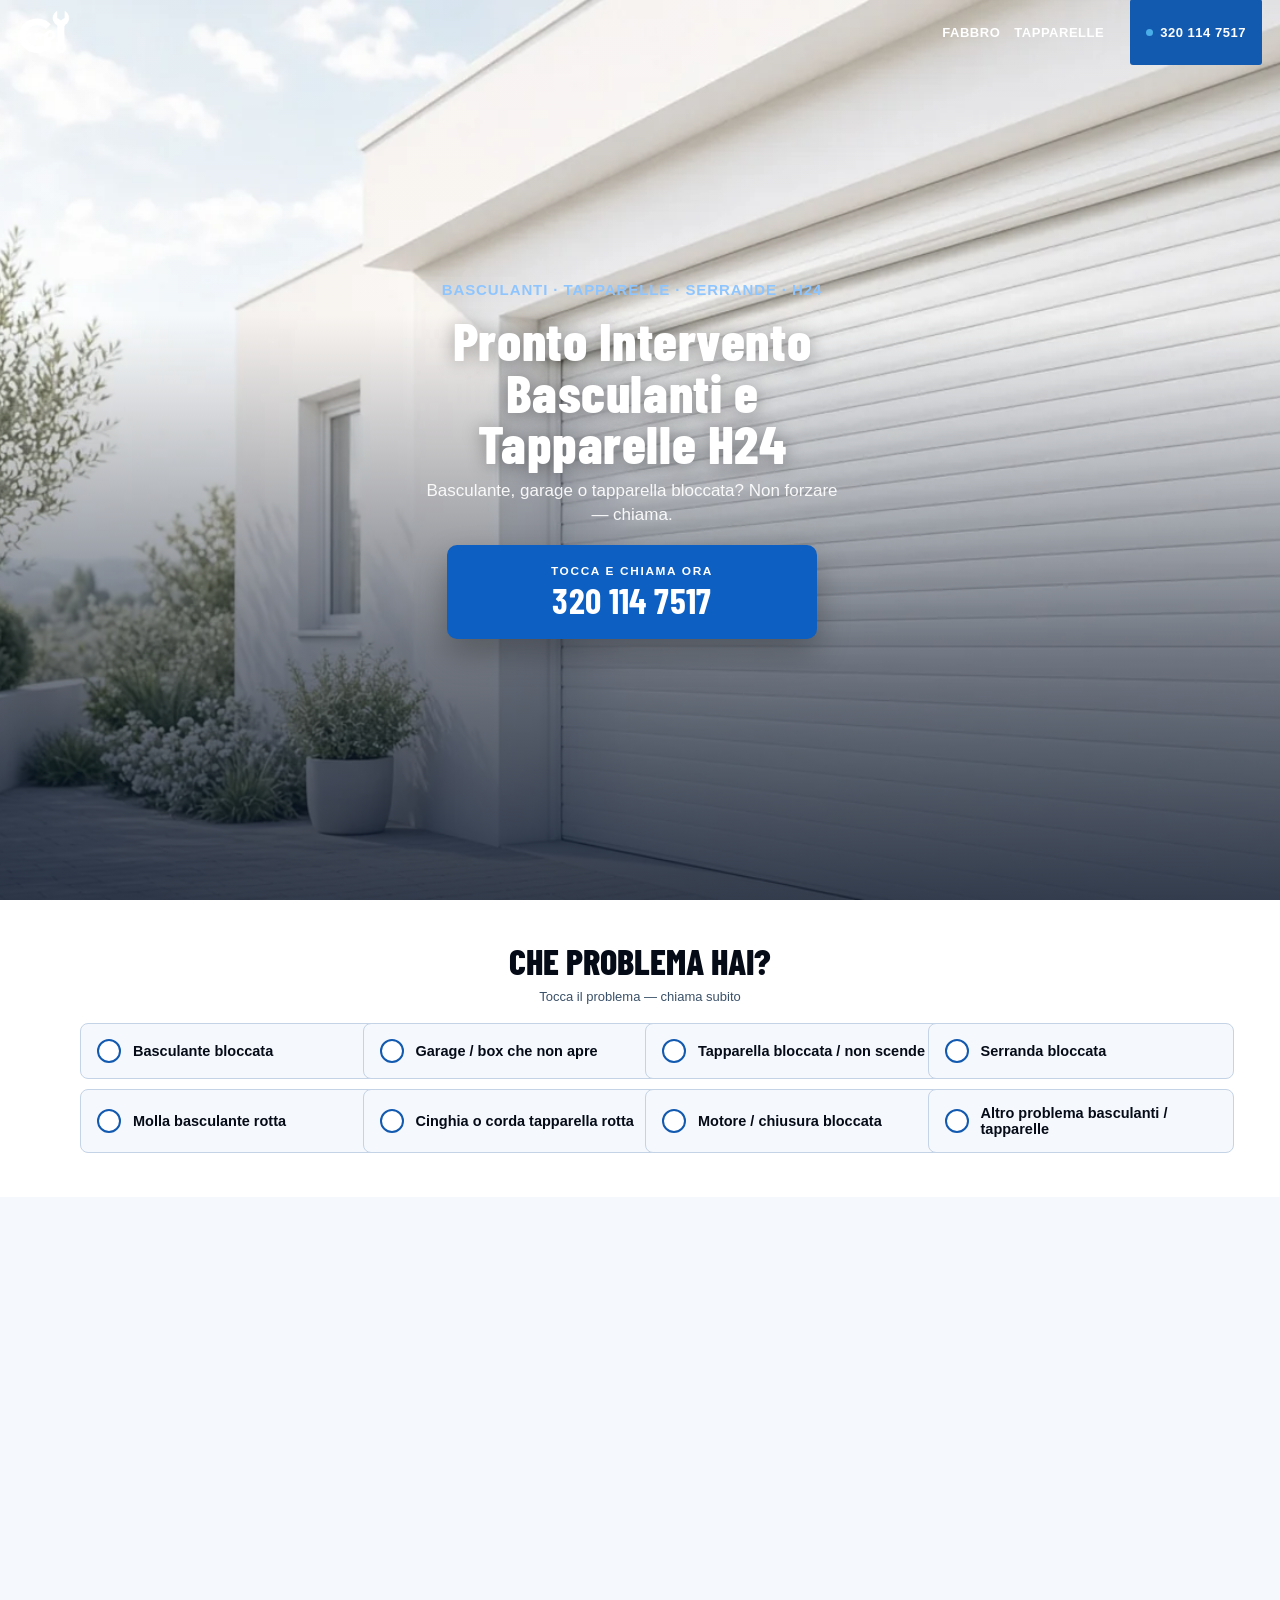
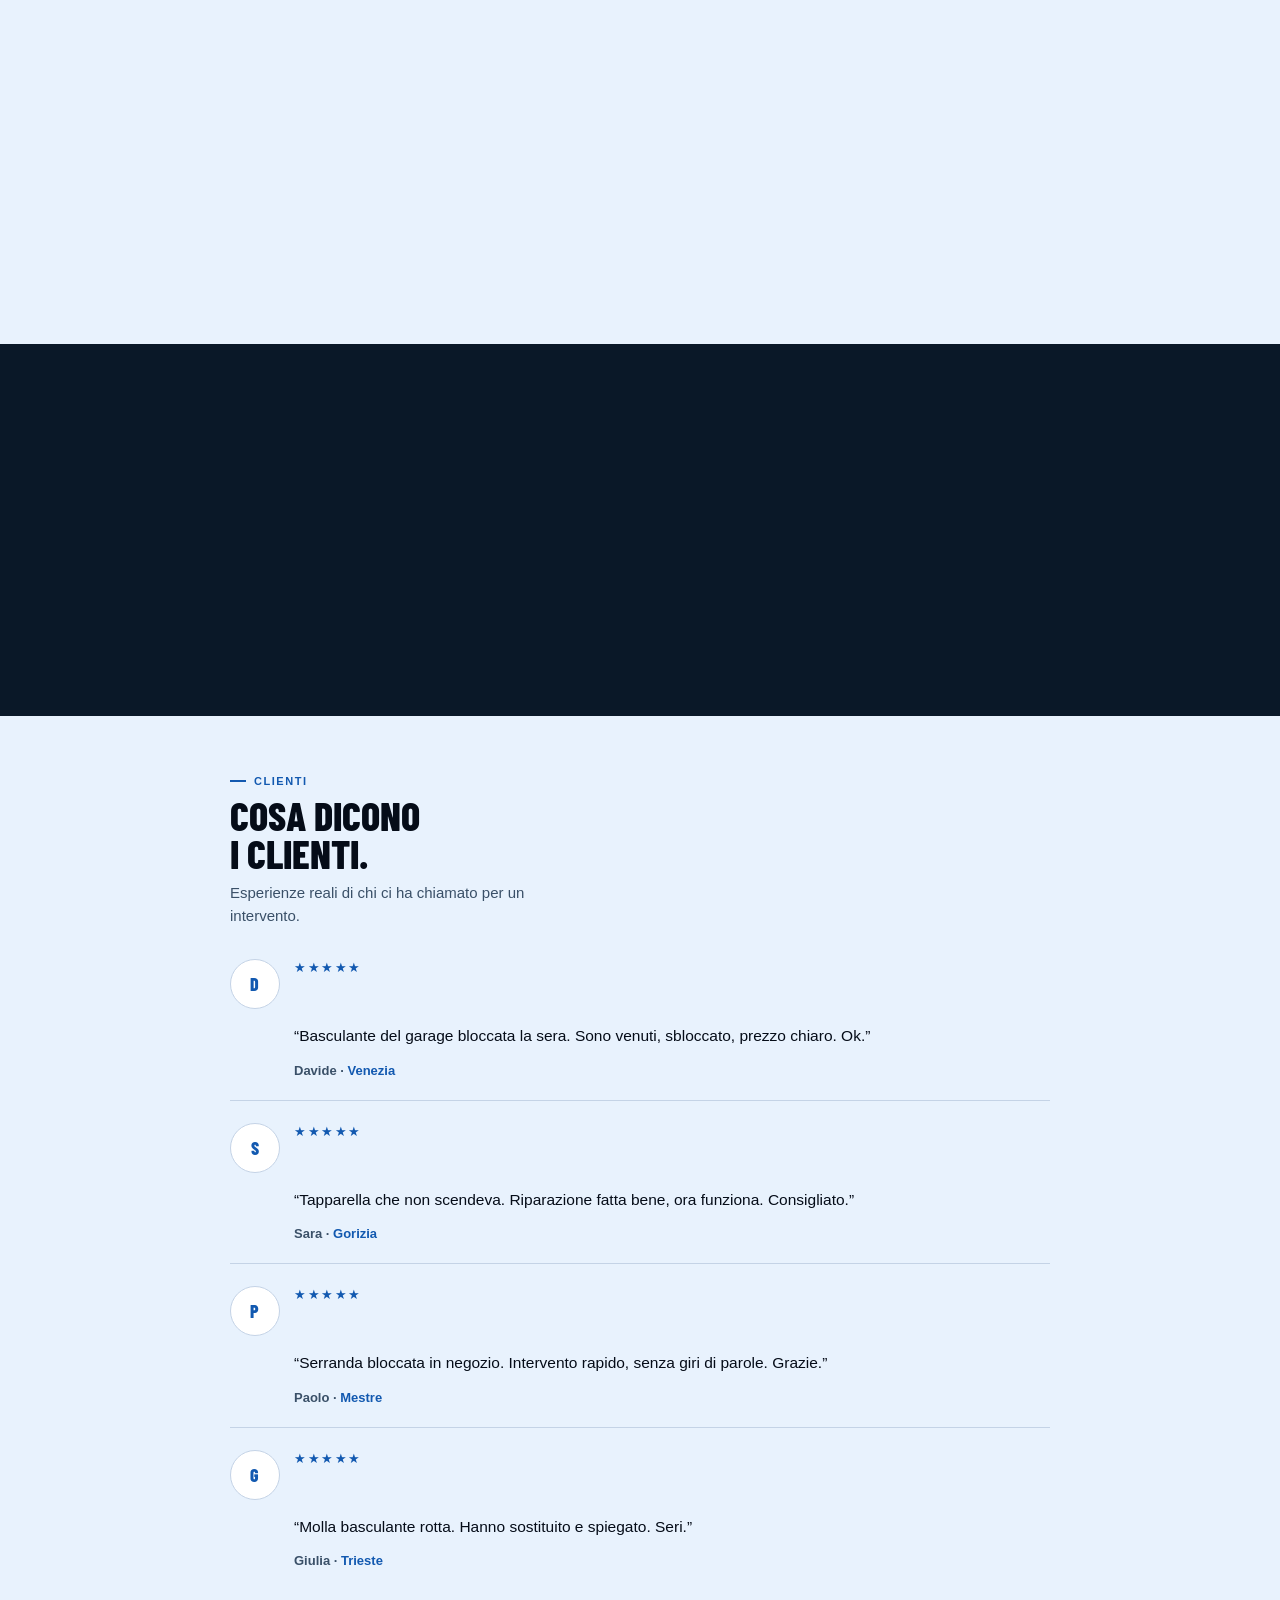
<file: basculanti-tapparelle.html>
<!DOCTYPE html>
<html lang="it" data-gf-qs-ver="20261005psi2">
<head>
<meta charset="utf-8">
<meta name="viewport" content="width=device-width, initial-scale=1">
<title>Basculanti e Tapparelle Urgenti H24 | Chiama 320 114 7517</title>
<meta name="description" content="Pronto intervento basculanti e tapparelle H24: bloccate, garage, serrande. Chiama 320 114 7517.">
<meta name="robots" content="index, follow, max-image-preview:large">
<link rel="canonical" href="https://interventi-rapidi.it/basculanti-tapparelle.html">
<meta name="theme-color" content="#030912">
<meta name="format-detection" content="telephone=yes">
<meta property="og:type" content="website">
<meta property="og:locale" content="it_IT">
<meta property="og:url" content="https://interventi-rapidi.it/basculanti-tapparelle.html">
<meta property="og:title" content="Basculanti e Tapparelle Urgenti H24 | Chiama 320 114 7517">
<meta property="og:description" content="Pronto intervento basculanti e tapparelle H24: bloccate, garage, serrande. Chiama 320 114 7517.">
<meta property="og:image" content="https://interventi-rapidi.it/assets/basculanti-hero-bg.jpg">
<link rel="icon" href="/favicon.ico?v=20260919" sizes="any">
<link rel="icon" type="image/png" sizes="32x32" href="/assets/favicon-32x32.png?v=20260919">
<link rel="icon" type="image/png" sizes="16x16" href="/assets/favicon-16x16.png?v=20260919">
<link rel="apple-touch-icon" sizes="180x180" href="/assets/apple-touch-icon.png?v=20260919">
<script>
(function () {
  window.dataLayer = window.dataLayer || [];
  window.gtag = window.gtag || function () { window.dataLayer.push(arguments); };
  if (!window.__gfConsentDefaultsSet) {
    window.__gfConsentDefaultsSet = true;
    window.gtag('consent', 'default', {
      ad_storage: 'granted', ad_user_data: 'granted', ad_personalization: 'granted',
      analytics_storage: 'granted', functionality_storage: 'granted', security_storage: 'granted',
      wait_for_update: 500
    });
    window.gtag('set', 'ads_data_redaction', false);
    window.gtag('set', 'url_passthrough', true);
  }
})();
</script>
<link rel="preconnect" href="https://fonts.googleapis.com">
<link rel="preconnect" href="https://fonts.gstatic.com" crossorigin>
<link rel="preconnect" href="https://www.googletagmanager.com">
<link rel="preload" as="style" href="https://fonts.googleapis.com/css2?family=Barlow+Condensed:wght@800&display=swap" onload="this.onload=null;this.rel='stylesheet'">
<noscript><link rel="stylesheet" href="https://fonts.googleapis.com/css2?family=Barlow+Condensed:wght@800&display=swap"></noscript>
<link rel="preload" href="/assets/basculanti-hero-bg.webp?v=20261005psi2" as="image" type="image/webp">
<style>

.gf-hero-copy,
.gf-page-hero__copy {
  min-height: 300px;
  justify-content: center;
  box-sizing: border-box !important;
  width: 100%;
  margin-left: auto;
  margin-right: auto;
  /* Fix content-box padding overflow (right bias) + slight optical left nudge */
  transform: translateX(-8px);
}
.gf-hero-copy h1,
.gf-page-hero__copy h1 {
  min-height: 2.35em;
}
html, body {
  background: #030912;
}
body { margin: 0; }
a { color: inherit; text-decoration: none; }
a:hover { color: #1a72d4; }
@keyframes gfTicker { from { transform: translateX(0); } to { transform: translateX(-50%); } }
@keyframes gfBlink { 0%, 100% { box-shadow: 0 0 0 0 rgba(34,197,94,0.6); opacity: 1; } 50% { box-shadow: 0 0 0 7px rgba(34,197,94,0); opacity: 0.5; } }
details.gf-faq summary::-webkit-details-marker { display:none; }
details.gf-faq summary::after { content:'+'; font-size:22px; font-weight:400; color:#1259b0; line-height:1; }
details.gf-faq[open] summary::after { content:'\2212'; }

.gf-reviews { padding: 52px 20px; background: var(--ice); }
.gf-reviews__inner { max-width: 820px; margin: 0 auto; }
.gf-reviews__eyebrow {
  display: inline-flex; align-items: center; gap: 8px;
  font-size: 11px; font-weight: 700; letter-spacing: 0.14em;
  text-transform: uppercase; color: var(--blue); margin-bottom: 10px;
}
.gf-reviews__eyebrow span {
  width: 16px; height: 2px; background: var(--blue); flex-shrink: 0;
}
.gf-reviews__title {
  font-family: 'Barlow Condensed', sans-serif; font-weight: 800;
  text-transform: uppercase; font-size: clamp(28px, 5.4vw, 40px);
  line-height: 0.94; margin: 0 0 8px; color: var(--ink);
}
.gf-reviews__sub {
  margin: 0 0 28px; font-size: 15px; line-height: 1.55; color: var(--muted); max-width: 42ch;
}
.gf-reviews__list { display: flex; flex-direction: column; gap: 0; }
.gf-review {
  display: grid;
  grid-template-columns: 48px 1fr;
  gap: 14px 16px;
  padding: 22px 0;
  border-top: 1px solid var(--line);
  align-items: start;
}
.gf-review:first-child { border-top: none; padding-top: 4px; }
.gf-review__mark {
  width: 48px; height: 48px; border-radius: 50%;
  background: #fff; border: 1.5px solid var(--line);
  display: flex; align-items: center; justify-content: center;
  font-family: 'Barlow Condensed', sans-serif; font-weight: 800;
  font-size: 18px; color: var(--blue); letter-spacing: 0.02em;
}
.gf-review__stars {
  grid-column: 2; color: var(--blue); font-size: 13px;
  letter-spacing: 0.12em; line-height: 1; margin: 2px 0 0;
}
.gf-review__text {
  grid-column: 2; margin: 0; font-size: 15.5px; line-height: 1.65;
  color: var(--ink); font-weight: 500;
}
.gf-review__meta {
  grid-column: 2; margin: 0; font-size: 13px; color: var(--muted);
  font-weight: 600;
}
.gf-review__meta em { font-style: normal; color: var(--blue); font-weight: 700; }
@media (max-width: 480px) {
  .gf-review { grid-template-columns: 40px 1fr; gap: 10px 12px; padding: 18px 0; }
  .gf-review__mark { width: 40px; height: 40px; font-size: 15px; }
  .gf-review__text { font-size: 14.5px; }
}

.idra-cta {
  display: flex;
  flex-wrap: wrap;
  align-items: stretch;
  justify-content: center;
  gap: 0.75rem;
  margin-top: 0.25rem;
  width: 100%;
}
.idra-dial {
  display: inline-flex;
  flex-direction: column;
  justify-content: center;
  align-items: center;
  gap: 0.2rem;
  text-decoration: none;
  background: #1259b0;
  color: #fff;
  padding: 1.05rem 1.6rem 1.2rem;
  min-height: 56px;
  border-radius: 4px 4px 4px 28px;
  box-shadow: 0 22px 50px rgba(0, 0, 0, 0.35);
  -webkit-tap-highlight-color: rgba(255,255,255,0.15);
  touch-action: manipulation;
  cursor: pointer;
}
.idra-dial:hover { background: #0d3f80; color: #fff; }
.idra-dial small {
  font-size: 0.68rem;
  font-weight: 700;
  letter-spacing: 0.14em;
  text-transform: uppercase;
  color: #fff; opacity: 1;
  font-family: -apple-system, BlinkMacSystemFont, 'Segoe UI', Roboto, Helvetica, Arial, sans-serif;
}
.idra-dial strong {
  font-family: 'Barlow Condensed', sans-serif;
  font-size: clamp(1.65rem, 5.5vw, 2.8rem);
  font-weight: 700;
  line-height: 1;
  letter-spacing: 0.01em;
}
.gf-hero-services {
  display: grid;
  grid-template-columns: 1fr;
  justify-items: center;
  gap: 12px;
  margin: 0 auto 22px;
  max-width: 200px;
  width: 100%;
}
.gf-hero-svc {
  display: flex;
  flex-direction: column;
  align-items: center;
  gap: 6px;
  text-decoration: none;
  color: #fff;
  padding: 8px 10px 12px;
  border-radius: 12px;
  transition: background 0.2s ease, transform 0.2s ease;
}
.gf-hero-svc svg {
  width: min(160px, 42vw);
  height: auto;
  display: block;
}
.gf-hero-svc span {
  font-family: 'Barlow Condensed', sans-serif;
  font-weight: 800;
  font-size: clamp(18px, 4vw, 24px);
  text-transform: uppercase;
  letter-spacing: 0.04em;
  color: #fff;
}
.gf-hero-svc small {
  font-size: 11px;
  font-weight: 600;
  letter-spacing: 0.08em;
  text-transform: uppercase;
  color: rgba(255,255,255,0.55);
}
.gf-sticky-call {
  position: fixed;
  bottom: 0;
  left: 0;
  right: 0;
  z-index: 400;
  background: #1259b0;
  padding-bottom: env(safe-area-inset-bottom, 0px);
}
.gf-sticky-call > a {
  display: flex;
  align-items: center;
  justify-content: center;
  gap: 8px;
  width: 100%;
  min-height: 56px;
  height: 56px;
  padding: 0 12px;
  margin: 0;
  box-sizing: border-box;
  color: #fff;
  background: #1259b0;
  border-radius: 0;
  line-height: 1;
  -webkit-tap-highlight-color: rgba(255,255,255,0.15);
  touch-action: manipulation;
  cursor: pointer;
  animation: gfStickyPulse 2.6s ease-in-out infinite;
}
.gf-sticky-call > a:hover { background: #0d3f80; color: #fff; }
.gf-sticky-call svg { flex-shrink: 0; display: block; width: 16px; height: 16px; }
.gf-sticky-call strong {
  font-family: 'Barlow Condensed', sans-serif;
  font-weight: 800;
  font-size: 20px;
  letter-spacing: 0.03em;
  line-height: 1;
  white-space: nowrap;
  text-align: center;
}
@keyframes gfStickyPulse {
  0%, 100% { box-shadow: inset 0 0 0 0 rgba(74,174,232,0); }
  50% { box-shadow: inset 0 0 28px 0 rgba(74,174,232,0.28); }
}
.idra-wa-btn {
  display: inline-flex;
  align-items: center;
  justify-content: center;
  min-width: 72px;
  padding: 0 1.1rem;
  border-radius: 4px 28px 4px 4px;
  background: #25d366;
  color: #fff;
  text-decoration: none;
  box-shadow: 0 22px 50px rgba(0, 0, 0, 0.28);
}
.idra-wa-btn:hover { background: #1ebe57; color: #fff; }
.idra-wa-btn img { width: 30px; height: 30px; display: block; }
.gf-footer-legal {
  max-width: 1120px;
  margin: 0 auto;
  padding: 18px 20px;
  display: flex;
  flex-wrap: wrap;
  align-items: center;
  justify-content: space-between;
  gap: 10px 20px;
}
.gf-footer-grid {
  display: grid;
  grid-template-columns: 1.35fr 0.7fr 0.95fr 1fr;
  gap: 40px 32px;
  max-width: 1120px;
  margin: 0 auto;
  padding: 52px 20px 40px;
}
@media (max-width:900px) {
  .gf-footer-grid { grid-template-columns: 1fr 1fr; gap: 32px 24px; padding: 40px 20px 32px; }
  .gf-footer-legal { padding-bottom: calc(18px + 48px + env(safe-area-inset-bottom)); }
}
@media (max-width:640px) {
  #top.gf-page-hero {
    min-height: 100svh !important;
    height: auto !important;
    padding: 10px 0 calc(56px + env(safe-area-inset-bottom, 0px) + 8px) !important;
  }
  #top.gf-page-hero .gf-page-hero__visual { width: min(88vw, 400px) !important; top: 48% !important; }
  #top.gf-page-hero .gf-page-hero__copy { padding: 20px 18px 52px !important; }
  .gf-footer-grid { grid-template-columns: 1fr; gap: 28px; }
}
@media (min-width:641px) {
  #top.gf-page-hero {
    min-height: 100vh !important;
    min-height: 100svh !important;
  }
}
/* gf-desktop-hero — pack higher so dial+WA fully above fold */
@media (min-width:768px) {
  #top.gf-page-hero {
    min-height: 100svh !important;
    height: 100svh !important;
    max-height: 100svh !important;
    padding: 28px 0 24px !important;
    box-sizing: border-box !important;
    align-items: center !important;
    justify-content: center !important;
    overflow: hidden !important;
  }
  #top.gf-page-hero .gf-page-hero__visual {
    width: min(48vw, 520px) !important;
    top: 46% !important;
    opacity: 0.46 !important;
  }
  #top.gf-page-hero .gf-page-hero__copy {
    max-width: 920px !important;
    padding: 28px 40px 12px !important;
    justify-content: center !important;
    box-sizing: border-box !important;
    margin-left: auto !important;
    margin-right: auto !important;
    align-items: center !important;
    text-align: center !important;
  }
  #top.gf-page-hero .gf-page-hero__copy > div:first-child {
    font-size: 15px !important;
    margin-bottom: 10px !important;
    padding-bottom: 6px !important;
  }
  #top.gf-page-hero h1 {
    font-size: clamp(2.7rem, 4.2vw, 4rem) !important;
    line-height: 0.96 !important;
    margin: 0 auto 10px !important; text-align: center !important;
    max-width: 16ch !important;
  }
  #top.gf-page-hero .gf-page-hero__copy > p {
    font-size: 17px !important;
    line-height: 1.4 !important;
    margin: 0 auto 18px !important; text-align: center !important;
    max-width: 420px !important;
  }
  #top.gf-page-hero .idra-cta {
    gap: 0.85rem !important;
    width: auto !important;
    margin-top: 0 !important;
  }
  #top.gf-page-hero .idra-dial {
    padding: 1.15rem 2.2rem 1.25rem !important;
    min-width: 300px !important;
  }
  #top.gf-page-hero .idra-dial small {
    font-size: 0.74rem !important;
    letter-spacing: 0.14em !important;
  }
  #top.gf-page-hero .idra-dial strong {
    font-size: clamp(2.1rem, 2.8vw, 2.8rem) !important;
  }
  #top.gf-page-hero .idra-wa-btn {
    min-width: 92px !important;
    padding: 0 1.35rem !important;
  }
  #top.gf-page-hero .idra-wa-btn img {
    width: 36px !important;
    height: 36px !important;
  }
}
/* /gf-desktop-hero */

/* Sticky bar taller for Ads CTA + safe body pad */
body { padding-bottom: 58px; }
@media (min-width: 901px) { body { padding-bottom: 0; } }
.gf-sticky-call { z-index: 520; }
.gf-sticky-call > a { height: 56px; gap: 10px; }

/* Mobile first-screen fit: hero + Chiama + numero fully visible (above sticky) */
@media (max-width: 900px) {
  .gf-page-hero__copy { min-height: 0 !important; }
  .gf-page-hero__copy h1 { min-height: 0 !important; }
  #top.gf-page-hero {
    /* Dark continuous to sticky: sticky overlays bottom pad — no paper white gap */
    min-height: 100svh !important;
    height: auto !important;
    padding: 10px 0 calc(56px + env(safe-area-inset-bottom, 0px) + 8px) !important;
    box-sizing: border-box !important;
    align-items: center !important;
    justify-content: center !important;
    overflow: hidden !important;
  }
  body.gf-has-live-avail #top.gf-page-hero {
    padding-top: 44px !important;
  }
  #top.gf-page-hero .gf-page-hero__visual {
    width: min(62vw, 260px) !important;
    top: 46% !important;
    opacity: 0.26 !important;
  }
  #top.gf-page-hero .gf-page-hero__copy {
    padding: 4px 14px 2px !important;
    justify-content: center !important;
    box-sizing: border-box !important;
    margin-left: auto !important;
    margin-right: auto !important;
    align-items: center !important;
    text-align: center !important;
    gap: 0 !important;
  }
  #top.gf-page-hero .gf-page-hero__copy > div:first-child {
    font-size: 14px !important;
    margin-bottom: 8px !important;
    padding-bottom: 5px !important;
  }
  #top.gf-page-hero h1 {
    font-size: clamp(2rem, 8.2vw, 2.75rem) !important;
    font-weight: 800 !important;
    line-height: 1.02 !important;
    margin: 0 auto 8px !important; text-align: center !important;
    max-width: 16ch !important;
  }
  #top.gf-page-hero .gf-page-hero__copy > p {
    font-size: 17px !important;
    line-height: 1.3 !important;
    margin: 0 auto 14px !important; text-align: center !important;
    max-width: 30ch !important;
  }
  #top.gf-page-hero .idra-cta {
    margin-top: 0 !important;
    width: 100% !important;
    max-width: 360px !important;
    margin-left: auto !important;
    margin-right: auto !important;
    justify-content: center !important;
  }
  #top.gf-page-hero .idra-dial {
    width: 100% !important;
    min-width: 0 !important;
    padding: 1rem 1.35rem 1.1rem !important;
    min-height: 64px !important;
  }
  #top.gf-page-hero .idra-dial small {
    font-size: 0.76rem !important;
    letter-spacing: 0.12em !important;
  }
  #top.gf-page-hero .idra-dial strong {
    font-size: clamp(1.9rem, 7.5vw, 2.55rem) !important;
    font-weight: 800 !important;
  }
  #top.gf-page-hero .idra-wa-btn {
    min-width: 60px !important;
    padding: 0 0.75rem !important;
  }
  #top.gf-page-hero .idra-wa-btn img {
    width: 28px !important;
    height: 28px !important;
  }
}

/* Mobile fold pack: H1+CTA solid block ending ~16px above sticky — phones only */
@media (max-width: 640px) {
  #top.gf-page-hero {
    display: flex !important;
    flex-direction: column !important;
    align-items: center !important;
    justify-content: flex-end !important;
    min-height: 100svh !important;
    height: auto !important;
    padding: 12px 0 calc(56px + env(safe-area-inset-bottom, 0px) + 16px) !important;
    box-sizing: border-box !important;
  }
  body.gf-has-live-avail #top.gf-page-hero {
    padding-top: 52px !important;
  }
  #top.gf-page-hero .gf-page-hero__copy {
    width: 100% !important;
    margin-top: 0 !important;
    margin-bottom: 0 !important;
    padding: 4px 14px 0 !important;
    justify-content: flex-end !important;
  }
  #top.gf-page-hero .gf-page-hero__visual {
    top: 40% !important;
  }
}

@media (min-width:901px) { .gf-sticky-call { display: none !important; } }
@media (prefers-reduced-motion: reduce) { * { animation: none !important; } .gf-sticky-call > a { animation: none !important; } }
a, button, input, select, textarea, .idra-dial, .idra-wa-btn { touch-action: manipulation; }
img { max-width: 100%; height: auto; }

.gf-h1:hover{background:var(--blue-d); color:#fff;}
.gf-h2:hover{border-color:var(--blue); background:var(--ice);}
.gf-h3:hover{border-color:var(--blue); background:var(--ice);}
.gf-h4:hover{border-color:var(--blue); background:var(--ice);}
.gf-h5:hover{border-color:var(--blue); background:var(--ice);}
.gf-h6:hover{border-color:var(--blue); background:var(--ice);}
.gf-h7:hover{border-color:var(--blue); background:var(--ice);}
.gf-h8:hover{border-color:var(--blue); background:var(--ice);}
.gf-h9:hover{border-color:var(--blue); background:var(--ice);}
.gf-h10:hover{background:var(--ice); color:var(--text);}
.gf-h11:hover{background:var(--ice); color:var(--text);}
.gf-h12:hover{background:var(--ice); color:var(--text);}
.gf-h13:hover{background:var(--ice); color:var(--text);}
.gf-h14:hover{background:var(--blue-d); color:#fff;}
.gf-h15:hover{color:var(--blue-l);}
.gf-h16:hover{background:var(--blue-d);}
.gf-h17:hover{color:#fff;}
.gf-h18:hover{color:#fff;}
.gf-h19:hover{color:#fff;}
.gf-h20:hover{color:#fff;}
.gf-h21:hover{color:#fff;}
.gf-h22:hover{color:#fff;}
.gf-h23:hover{color:#fff;}
.gf-h24:hover{color:#fff;}
.gf-h25:hover{color:#fff;}
.gf-h26:hover{opacity:0.85;}
.gf-h27:hover{color:rgba(255,255,255,0.85);}
.gf-h28:hover{background:var(--blue-d); color:#fff;}
/* qsmax */
#servizi,#come-lavoro,#chi-siamo,#faq,#contatti{content-visibility:auto;contain-intrinsic-size:1px 800px;}
html,body{margin:0}
</style>
<script type="application/ld+json">
{
  "@context": "https://schema.org",
  "@type": "EmergencyService",
  "name": "Interventi Rapidi — Basculanti e Tapparelle",
  "telephone": "+393201147517",
  "url": "https://interventi-rapidi.it/basculanti-tapparelle.html",
  "image": "https://interventi-rapidi.it/assets/basculanti-hero-bg.jpg",
  "description": "Pronto intervento basculanti e tapparelle H24. Chiama 320 114 7517.",
  "areaServed": "IT",
  "availableLanguage": "it"
}
</script>
<script src="/geo-ne.js?v=20261005psi2" defer></script>
<script src="/ads-geo.js?v=20261005psi2" defer></script>
<script src="/ads-qs-match.js?v=20261005psi2" defer></script>
<script src="/tracking-config.js?v=20261005psi2" defer></script>
<script src="/consent-ads.js?v=20261005psi3" defer></script>
</head>
<body>
<div id="gf-ads-phone-seed" style="position:fixed;left:-9999px;top:0;z-index:-1;width:280px;height:auto;padding:6px;font:14px/1.4 sans-serif;pointer-events:none;">
  Emergenza casa H24 — chiama <a data-gf-phone-track="phone_click_contatto" href="tel:+393201147517">320 114 7517</a>
</div>
<div style="--ink:#050c18; --ink2:#0a1828; --deep:#030912; --paper:#f5f8fc; --paper2:#ffffff; --ice:#e8f2fd; --line:#c4d3e6; --blue:#1259b0; --blue-d:#0d3f80; --blue-l:#6BB5FF; --aqua:#4aaee8; --text:#0a1828; --muted:#3a5068; --wa:#25d366; --wa-d:#1fb558; font-family:-apple-system,BlinkMacSystemFont,'Segoe UI',Roboto,Helvetica,Arial,sans-serif; background:var(--paper); color:var(--text); overflow-x:hidden; width:100%; padding-top:0;
">

  <nav style="position:fixed; top:0; left:0; right:0; z-index:500; height:64px; display:flex; align-items:center; gap:12px; padding:0 18px; background:transparent; border-bottom:0; backdrop-filter:none;">
    <a href="index.html" style="display:flex; align-items:center; min-width:0;"><img src="assets/logo-white-160.png" alt="Gianfranco Tuttofare &mdash; Basculanti e tapparelle H24" width="160" height="135" decoding="async" fetchpriority="low" style="height:44px; width:auto; flex-shrink:0;"></a>
    <div style="display:flex; align-items:center; gap:14px; margin-left:auto; margin-right:14px;">
      <a href="fabbro.html" style="font-size:13px; font-weight:700; letter-spacing:0.04em; text-transform:uppercase; color:#fff;">Fabbro</a>
      <a href="basculanti-tapparelle.html" style="font-size:13px; font-weight:700; letter-spacing:0.04em; text-transform:uppercase; color:#fff;">Tapparelle</a>
    </div>
    <a class="gf-h1" data-gf-phone-track="phone_click_hero" href="tel:+393201147517" aria-label="Chiama subito 320 114 7517" style="display:inline-flex; align-items:center; gap:7px; background:var(--blue); color:#fff; padding:11px 16px; min-height:44px; border-radius:3px; font-size:13px; font-weight:700; letter-spacing:0.04em; white-space:nowrap; flex-shrink:0;">
      <span style="width:7px; height:7px; border-radius:50%; background:var(--aqua); flex-shrink:0;"></span>320 114 7517
    </a>
  </nav>

  <main id="main-content">
  <section id="top" class="gf-page-hero gf-page-hero--photo" style="position:relative; min-height:100vh; min-height:100svh; display:flex; align-items:flex-end; justify-content:center; overflow:hidden; background:#e8eef5 url(assets/basculanti-hero-bg.webp?v=20261005psi2) center 40%/cover no-repeat; padding:20px 0 24px; box-sizing:border-box;">
    <div style="position:absolute; inset:0; background:linear-gradient(180deg, rgba(255,255,255,0.15) 0%, rgba(255,255,255,0.05) 35%, rgba(8,20,40,0.55) 72%, rgba(8,20,40,0.82) 100%); pointer-events:none; z-index:1;"></div>
    <div class="gf-page-hero__copy" style="position:relative; z-index:2; box-sizing:border-box; width:100%; max-width:640px; margin:0 auto; padding:20px 18px 12px; display:flex; flex-direction:column; align-items:center; text-align:center;">
      <div id="gf-hero-eyebrow" style="font-size:12px; font-weight:700; letter-spacing:0.06em; text-transform:uppercase; color:#8ec5ff; margin-bottom:10px;">Basculanti · Tapparelle · Serrande · H24</div>
      <h1 style="font-family:'Barlow Condensed',sans-serif; font-weight:800; color:#fff; font-size:clamp(2rem,7.5vw,3.4rem); line-height:0.96; margin:0 0 10px; letter-spacing:0.01em; max-width:18ch; text-shadow:0 2px 18px rgba(0,0,0,0.35);">
        <span id="gf-hero-title">Pronto Intervento Basculanti e Tapparelle H24</span>
      </h1>
      <p id="gf-hero-sub" style="margin:0 0 14px; font-size:15px; line-height:1.4; color:rgba(255,255,255,0.92); max-width:36ch;">Basculante, garage o tapparella bloccata? Non forzare — chiama. Tempi e costo chiari.</p>
      <p class="gf-geo-avail" data-gf-geo-avail hidden></p>
      <div class="idra-cta" style="margin-top:2px; width:100%; max-width:340px;">
        <a data-gf-phone-track="phone_click_hero" class="idra-dial" href="tel:+393201147517" aria-label="Tocca e chiama 320 114 7517" style="width:100%; border-radius:10px; background:#0d5fc2; box-shadow:0 14px 32px rgba(0,0,0,0.28);">
          <small>Tocca e chiama ora</small>
          <strong>320 114 7517</strong>
        </a>
      </div>
    </div>
  </section>
  <section id="problema" style="padding:44px 20px; background:#fff;">
    <div style="max-width:1120px; margin:0 auto;">
      <h2 style="font-family:'Barlow Condensed',sans-serif; font-weight:800; text-transform:uppercase; font-size:clamp(26px,5vw,36px); line-height:0.94; margin:0 0 18px; color:var(--ink); text-align:center;">Che problema hai?</h2>
      <p style="text-align:center; font-size:13px; color:var(--muted); margin:-8px 0 16px; line-height:1.45;">Tocca il problema — chiama subito</p>
      <div style="display:grid; grid-template-columns:repeat(auto-fit,minmax(220px,1fr)); gap:10px;">
          <a href="tel:+393201147517" data-gf-phone-track="phone_click_problema" data-gf-pick="Basculante bloccata" style="display:flex; text-decoration:none; color:inherit; align-items:center; gap:12px; text-align:left; width:100%; background:var(--paper); border:1.5px solid var(--line); border-radius:8px; padding:15px 16px; font-family:inherit; font-size:14.5px; font-weight:600; color:var(--ink); cursor:pointer;" role="button">
            <span style="flex-shrink:0; width:20px; height:20px; border-radius:50%; border:2px solid var(--blue); background:#fff;"></span>
            Basculante bloccata
          </a>
          <a href="tel:+393201147517" data-gf-phone-track="phone_click_problema" data-gf-pick="Garage / box che non apre" style="display:flex; text-decoration:none; color:inherit; align-items:center; gap:12px; text-align:left; width:100%; background:var(--paper); border:1.5px solid var(--line); border-radius:8px; padding:15px 16px; font-family:inherit; font-size:14.5px; font-weight:600; color:var(--ink); cursor:pointer;" role="button">
            <span style="flex-shrink:0; width:20px; height:20px; border-radius:50%; border:2px solid var(--blue); background:#fff;"></span>
            Garage / box che non apre
          </a>
          <a href="tel:+393201147517" data-gf-phone-track="phone_click_problema" data-gf-pick="Tapparella bloccata" style="display:flex; text-decoration:none; color:inherit; align-items:center; gap:12px; text-align:left; width:100%; background:var(--paper); border:1.5px solid var(--line); border-radius:8px; padding:15px 16px; font-family:inherit; font-size:14.5px; font-weight:600; color:var(--ink); cursor:pointer;" role="button">
            <span style="flex-shrink:0; width:20px; height:20px; border-radius:50%; border:2px solid var(--blue); background:#fff;"></span>
            Tapparella bloccata / non scende
          </a>
          <a href="tel:+393201147517" data-gf-phone-track="phone_click_problema" data-gf-pick="Serranda bloccata" style="display:flex; text-decoration:none; color:inherit; align-items:center; gap:12px; text-align:left; width:100%; background:var(--paper); border:1.5px solid var(--line); border-radius:8px; padding:15px 16px; font-family:inherit; font-size:14.5px; font-weight:600; color:var(--ink); cursor:pointer;" role="button">
            <span style="flex-shrink:0; width:20px; height:20px; border-radius:50%; border:2px solid var(--blue); background:#fff;"></span>
            Serranda bloccata
          </a>
          <a href="tel:+393201147517" data-gf-phone-track="phone_click_problema" data-gf-pick="Molla basculante rotta" style="display:flex; text-decoration:none; color:inherit; align-items:center; gap:12px; text-align:left; width:100%; background:var(--paper); border:1.5px solid var(--line); border-radius:8px; padding:15px 16px; font-family:inherit; font-size:14.5px; font-weight:600; color:var(--ink); cursor:pointer;" role="button">
            <span style="flex-shrink:0; width:20px; height:20px; border-radius:50%; border:2px solid var(--blue); background:#fff;"></span>
            Molla basculante rotta
          </a>
          <a href="tel:+393201147517" data-gf-phone-track="phone_click_problema" data-gf-pick="Cinghia / corda tapparella" style="display:flex; text-decoration:none; color:inherit; align-items:center; gap:12px; text-align:left; width:100%; background:var(--paper); border:1.5px solid var(--line); border-radius:8px; padding:15px 16px; font-family:inherit; font-size:14.5px; font-weight:600; color:var(--ink); cursor:pointer;" role="button">
            <span style="flex-shrink:0; width:20px; height:20px; border-radius:50%; border:2px solid var(--blue); background:#fff;"></span>
            Cinghia o corda tapparella rotta
          </a>
          <a href="tel:+393201147517" data-gf-phone-track="phone_click_problema" data-gf-pick="Motore basculante" style="display:flex; text-decoration:none; color:inherit; align-items:center; gap:12px; text-align:left; width:100%; background:var(--paper); border:1.5px solid var(--line); border-radius:8px; padding:15px 16px; font-family:inherit; font-size:14.5px; font-weight:600; color:var(--ink); cursor:pointer;" role="button">
            <span style="flex-shrink:0; width:20px; height:20px; border-radius:50%; border:2px solid var(--blue); background:#fff;"></span>
            Motore / chiusura bloccata
          </a>
          <a href="tel:+393201147517" data-gf-phone-track="phone_click_problema" data-gf-pick="Altro basculanti tapparelle" style="display:flex; text-decoration:none; color:inherit; align-items:center; gap:12px; text-align:left; width:100%; background:var(--paper); border:1.5px solid var(--line); border-radius:8px; padding:15px 16px; font-family:inherit; font-size:14.5px; font-weight:600; color:var(--ink); cursor:pointer;" role="button">
            <span style="flex-shrink:0; width:20px; height:20px; border-radius:50%; border:2px solid var(--blue); background:#fff;"></span>
            Altro problema basculanti / tapparelle
          </a>
      </div>
    </div>
  </section>

  <section id="servizi" style="padding:56px 20px;">
    <div style="max-width:1120px; margin:0 auto;">
      <div style="display:inline-flex; align-items:center; gap:8px; font-size:11px; font-weight:700; letter-spacing:0.14em; text-transform:uppercase; color:var(--blue); margin-bottom:10px;"><span style="width:16px; height:2px; background:var(--blue); flex-shrink:0;"></span>I nostri servizi</div>
      <h2 style="font-family:'Barlow Condensed',sans-serif; font-weight:800; text-transform:uppercase; font-size:clamp(28px,5.4vw,40px); line-height:0.94; margin:0 0 12px; color:var(--ink);">Basculanti e tapparelle.<br>Un solo numero.</h2>
      <p style="color:var(--muted); font-size:15px; line-height:1.75; max-width:640px; margin:0;">Pronto intervento H24: basculanti, garage, tapparelle e serrande. Tempi e costo chiari al telefono.</p>
      <div style="display:grid; grid-template-columns:1fr 1fr; gap:1.5px; background:var(--line); margin-top:26px; border:1px solid var(--line);">
        <a data-gf-phone-track="phone_click_urgenza" href="tel:+393201147517" style="display:block; background:#fff; padding:26px 24px;">
          <div style="font-family:'Barlow Condensed',sans-serif; font-size:42px; font-weight:900; color:#1259b0; line-height:1; margin-bottom:6px;">01</div>
          <h3 style="font-family:'Barlow Condensed',sans-serif; font-size:19px; font-weight:800; text-transform:uppercase; letter-spacing:0.02em; color:var(--ink); margin:0 0 7px;">Basculanti</h3>
          <p style="font-size:13px; color:var(--muted); line-height:1.7; margin:0 0 14px;">Motore, molle, chiusura bloccata. Non forzare — chiama per intervento urgente.</p>
          <span style="font-size:12px; font-weight:700; color:var(--blue); text-transform:uppercase; letter-spacing:0.05em;">Chiama per basculante &rarr;</span>
        </a>
        <a data-gf-phone-track="phone_click_perdite" href="tel:+393201147517" style="display:block; background:#fff; padding:26px 24px;">
          <div style="font-family:'Barlow Condensed',sans-serif; font-size:42px; font-weight:900; color:#1259b0; line-height:1; margin-bottom:6px;">02</div>
          <h3 style="font-family:'Barlow Condensed',sans-serif; font-size:19px; font-weight:800; text-transform:uppercase; letter-spacing:0.02em; color:var(--ink); margin:0 0 7px;">Garage / Box</h3>
          <p style="font-size:13px; color:var(--muted); line-height:1.7; margin:0 0 14px;">Portoni che non aprono o non chiudono. Intervento rapido H24 in zona.</p>
          <span style="font-size:12px; font-weight:700; color:var(--blue); text-transform:uppercase; letter-spacing:0.05em;">Chiama per garage &rarr;</span>
        </a>
        <a data-gf-phone-track="phone_click_scarichi" href="tel:+393201147517" style="display:block; background:#fff; padding:26px 24px;">
          <div style="font-family:'Barlow Condensed',sans-serif; font-size:42px; font-weight:900; color:#1259b0; line-height:1; margin-bottom:6px;">03</div>
          <h3 style="font-family:'Barlow Condensed',sans-serif; font-size:19px; font-weight:800; text-transform:uppercase; letter-spacing:0.02em; color:var(--ink); margin:0 0 7px;">Tapparelle</h3>
          <p style="font-size:13px; color:var(--muted); line-height:1.7; margin:0 0 14px;">Bloccate, spezzate, cinghia o corda rotta. Riparazione e sblocco urgente.</p>
          <span style="font-size:12px; font-weight:700; color:var(--blue); text-transform:uppercase; letter-spacing:0.05em;">Chiama per tapparella &rarr;</span>
        </a>
        <a data-gf-phone-track="phone_click_generico" href="tel:+393201147517" style="display:block; background:#fff; padding:26px 24px;">
          <div style="font-family:'Barlow Condensed',sans-serif; font-size:42px; font-weight:900; color:#1259b0; line-height:1; margin-bottom:6px;">04</div>
          <h3 style="font-family:'Barlow Condensed',sans-serif; font-size:19px; font-weight:800; text-transform:uppercase; letter-spacing:0.02em; color:var(--ink); margin:0 0 7px;">H24</h3>
          <p style="font-size:13px; color:var(--muted); line-height:1.7; margin:0 0 14px;">Anche notte e festivi. Tocca e chiama: tempi e fascia di costo al telefono.</p>
          <span style="font-size:12px; font-weight:700; color:var(--blue); text-transform:uppercase; letter-spacing:0.05em;">Chiama ora &rarr;</span>
        </a>
      </div>
    </div>
  </section>

  <section id="come-lavoro" style="padding:56px 20px; background:var(--ice);">
    <div style="max-width:1120px; margin:0 auto;">
      <div style="display:inline-flex; align-items:center; gap:8px; font-size:11px; font-weight:700; letter-spacing:0.14em; text-transform:uppercase; color:var(--blue); margin-bottom:10px;"><span style="width:16px; height:2px; background:var(--blue); flex-shrink:0;"></span>Come lavoriamo</div>
      <h2 style="font-family:'Barlow Condensed',sans-serif; font-weight:800; text-transform:uppercase; font-size:clamp(28px,5.4vw,40px); line-height:0.94; margin:0 0 8px; color:var(--ink);">Tre passaggi.<br>Nessuna sorpresa.</h2>
      <div style="display:grid; grid-template-columns:repeat(auto-fit,minmax(230px,1fr)); border:1px solid var(--line); margin-top:22px; background:#fff;">
        <div style="padding:26px 22px; border-bottom:1px solid var(--line);">
          <div style="font-family:'Barlow Condensed',sans-serif; font-size:40px; font-weight:900; color:#1259b0; line-height:1; margin-bottom:8px;">01</div>
          <div style="font-family:'Barlow Condensed',sans-serif; font-size:16px; font-weight:800; text-transform:uppercase; letter-spacing:0.03em; color:var(--ink); margin-bottom:5px;">Ci chiami</div>
          <p style="font-size:13px; color:var(--muted); line-height:1.7; margin:0;">Descrivi basculante, garage o tapparella. Rispondiamo subito.</p>
        </div>
        <div style="padding:26px 22px; border-bottom:1px solid var(--line);">
          <div style="font-family:'Barlow Condensed',sans-serif; font-size:40px; font-weight:900; color:#1259b0; line-height:1; margin-bottom:8px;">02</div>
          <div style="font-family:'Barlow Condensed',sans-serif; font-size:16px; font-weight:800; text-transform:uppercase; letter-spacing:0.03em; color:var(--ink); margin-bottom:5px;">Arriviamo</div>
          <p style="font-size:13px; color:var(--muted); line-height:1.7; margin:0;">Quadro chiaro: tempi e fascia di costo. Se confermi, partiamo.</p>
        </div>
        <div style="padding:26px 22px; border-bottom:1px solid var(--line);">
          <div style="font-family:'Barlow Condensed',sans-serif; font-size:40px; font-weight:900; color:#1259b0; line-height:1; margin-bottom:8px;">03</div>
          <div style="font-family:'Barlow Condensed',sans-serif; font-size:16px; font-weight:800; text-transform:uppercase; letter-spacing:0.03em; color:var(--ink); margin-bottom:5px;">Risolviamo</div>
          <p style="font-size:13px; color:var(--muted); line-height:1.7; margin:0;">Ti diciamo il costo prima di iniziare. Nessuna sorpresa alla fine del lavoro.</p>
        </div>
      </div>
    </div>
  </section>


  <section id="chi-siamo" style="background:var(--ink2);">
    <div style="max-width:1120px; margin:0 auto; display:grid; grid-template-columns:repeat(auto-fit,minmax(300px,1fr));">
      <div style="padding:52px 24px;">
        <div style="display:inline-flex; align-items:center; gap:8px; font-size:11px; font-weight:700; letter-spacing:0.14em; text-transform:uppercase; color:rgba(255,255,255,0.78); margin-bottom:10px;"><span style="width:16px; height:2px; background:rgba(255,255,255,0.35); flex-shrink:0;"></span>Perché chiamare noi</div>
        <h2 style="font-family:'Barlow Condensed',sans-serif; font-weight:800; text-transform:uppercase; font-size:clamp(28px,5.4vw,40px); line-height:0.94; margin:0 0 14px; color:#fff;">Una voce vera.<br>Un intervento vero.</h2>
        <p style="font-size:15px; line-height:1.7; color:rgba(255,255,255,0.78); margin:0 0 20px;">Chiami, rispondiamo subito. Nessun centralino: in pochi minuti il tecnico è in arrivo.</p>
        <div style="display:flex; flex-direction:column; gap:11px;">
          <div style="display:flex; align-items:flex-start; gap:11px; font-size:13.5px; color:rgba(255,255,255,0.72);"><span style="flex-shrink:0; width:17px; height:17px; background:var(--blue); border-radius:50%; margin-top:2px; display:flex; align-items:center; justify-content:center;"><svg width="9" height="9" viewBox="0 0 24 24" fill="none" stroke="#fff" stroke-width="3.5" stroke-linecap="round" stroke-linejoin="round"><polyline points="20 6 9 17 4 12"></polyline></svg></span>Disponibilità reale H24, festivi compresi</div>
          <div style="display:flex; align-items:flex-start; gap:11px; font-size:13.5px; color:rgba(255,255,255,0.72);"><span style="flex-shrink:0; width:17px; height:17px; background:var(--blue); border-radius:50%; margin-top:2px; display:flex; align-items:center; justify-content:center;"><svg width="9" height="9" viewBox="0 0 24 24" fill="none" stroke="#fff" stroke-width="3.5" stroke-linecap="round" stroke-linejoin="round"><polyline points="20 6 9 17 4 12"></polyline></svg></span>Costo comunicato prima di iniziare il lavoro</div>
          <div style="display:flex; align-items:flex-start; gap:11px; font-size:13.5px; color:rgba(255,255,255,0.72);"><span style="flex-shrink:0; width:17px; height:17px; background:var(--blue); border-radius:50%; margin-top:2px; display:flex; align-items:center; justify-content:center;"><svg width="9" height="9" viewBox="0 0 24 24" fill="none" stroke="#fff" stroke-width="3.5" stroke-linecap="round" stroke-linejoin="round"><polyline points="20 6 9 17 4 12"></polyline></svg></span>Persona vera al telefono: niente call center</div>
        </div>
      </div>
      <div style="display:grid; grid-template-columns:1fr 1fr; gap:1.5px; background:rgba(255,255,255,0.08);">
        <div style="background:var(--blue); padding:30px 16px; text-align:center; display:flex; flex-direction:column; justify-content:center; gap:5px;">
          <div style="font-family:'Barlow Condensed',sans-serif; font-size:34px; font-weight:900; color:#fff; line-height:1;">H24</div>
          <div style="font-size:10px; font-weight:600; letter-spacing:0.1em; text-transform:uppercase; color:rgba(255,255,255,0.8);">Reperibilità reale</div>
        </div>
        <div style="background:var(--ink2); padding:30px 16px; text-align:center; border:1px solid rgba(255,255,255,0.06); display:flex; flex-direction:column; justify-content:center; gap:5px;">
          <div style="font-family:'Barlow Condensed',sans-serif; font-size:34px; font-weight:900; color:#fff; line-height:1;">Rapido</div>
          <div style="font-size:10px; font-weight:600; letter-spacing:0.1em; text-transform:uppercase; color:rgba(255,255,255,0.78);">Arrivo in zona</div>
        </div>
        <div style="background:var(--ink2); padding:30px 16px; text-align:center; border:1px solid rgba(255,255,255,0.06); display:flex; flex-direction:column; justify-content:center; gap:5px;">
          <div style="font-family:'Barlow Condensed',sans-serif; font-size:34px; font-weight:900; color:#fff; line-height:1;">7/7</div>
          <div style="font-size:10px; font-weight:600; letter-spacing:0.1em; text-transform:uppercase; color:rgba(255,255,255,0.78);">Tutti i giorni</div>
        </div>
        <div style="background:var(--ink2); padding:30px 16px; text-align:center; border:1px solid rgba(255,255,255,0.06); display:flex; flex-direction:column; justify-content:center; gap:5px;">
          <div style="font-family:'Barlow Condensed',sans-serif; font-size:34px; font-weight:900; color:#fff; line-height:1;">0</div>
          <div style="font-size:10px; font-weight:600; letter-spacing:0.1em; text-transform:uppercase; color:rgba(255,255,255,0.78);">Call center e attese</div>
        </div>
      </div>
    </div>
  </section>

<section id="recensioni" class="gf-reviews" aria-labelledby="gf-reviews-title">
    <div class="gf-reviews__inner">
      <div class="gf-reviews__eyebrow"><span></span>Clienti</div>
      <h2 id="gf-reviews-title" class="gf-reviews__title">Cosa dicono<br>i clienti.</h2>
      <p class="gf-reviews__sub">Esperienze reali di chi ci ha chiamato per un intervento.</p>
      <div class="gf-reviews__list">
        <article class="gf-review">
          <div class="gf-review__mark" aria-hidden="true">D</div>
          <div class="gf-review__stars" aria-label="5 su 5">★★★★★</div>
          <p class="gf-review__text">“Basculante del garage bloccata la sera. Sono venuti, sbloccato, prezzo chiaro. Ok.”</p>
          <p class="gf-review__meta">Davide · <em>Venezia</em></p>
        </article>
        <article class="gf-review">
          <div class="gf-review__mark" aria-hidden="true">S</div>
          <div class="gf-review__stars" aria-label="5 su 5">★★★★★</div>
          <p class="gf-review__text">“Tapparella che non scendeva. Riparazione fatta bene, ora funziona. Consigliato.”</p>
          <p class="gf-review__meta">Sara · <em>Gorizia</em></p>
        </article>
        <article class="gf-review">
          <div class="gf-review__mark" aria-hidden="true">P</div>
          <div class="gf-review__stars" aria-label="5 su 5">★★★★★</div>
          <p class="gf-review__text">“Serranda bloccata in negozio. Intervento rapido, senza giri di parole. Grazie.”</p>
          <p class="gf-review__meta">Paolo · <em>Mestre</em></p>
        </article>
        <article class="gf-review">
          <div class="gf-review__mark" aria-hidden="true">G</div>
          <div class="gf-review__stars" aria-label="5 su 5">★★★★★</div>
          <p class="gf-review__text">“Molla basculante rotta. Hanno sostituito e spiegato. Seri.”</p>
          <p class="gf-review__meta">Giulia · <em>Trieste</em></p>
        </article>
      </div>
    </div>
  </section>

  <section id="faq" style="padding:56px 20px; background:var(--ice);">
    <div style="max-width:820px; margin:0 auto;">
      <div style="display:inline-flex; align-items:center; gap:8px; font-size:11px; font-weight:700; letter-spacing:0.14em; text-transform:uppercase; color:var(--blue); margin-bottom:10px;"><span style="width:16px; height:2px; background:var(--blue); flex-shrink:0;"></span>Domande frequenti</div>
      <h2 style="font-family:'Barlow Condensed',sans-serif; font-weight:800; text-transform:uppercase; font-size:clamp(28px,5.4vw,40px); line-height:0.94; margin:0 0 4px; color:var(--ink);">Le risposte,<br>prima di chiamare.</h2>
      <div style="display:flex; flex-direction:column; gap:10px; margin-top:22px;">
        <details class="gf-faq" name="gf-faq" style="background:#fff; border:1px solid var(--line); border-radius:8px; overflow:hidden;"><summary style="display:flex; justify-content:space-between; align-items:center; gap:12px; padding:16px 18px; cursor:pointer; font-weight:700; font-size:15px; color:var(--ink); list-style:none;">Basculante o tapparella bloccata: cosa fare?</summary><div style="padding:0 18px 16px; color:var(--muted); font-size:14px; line-height:1.7;">Non forzare. Chiama: ti diciamo tempi e fascia di costo, poi interveniamo se confermi.</div></details>
        <details class="gf-faq" name="gf-faq" style="background:#fff; border:1px solid var(--line); border-radius:8px; overflow:hidden;"><summary style="display:flex; justify-content:space-between; align-items:center; gap:12px; padding:16px 18px; cursor:pointer; font-weight:700; font-size:15px; color:var(--ink); list-style:none;">Intervenite anche su garage e serrande?</summary><div style="padding:0 18px 16px; color:var(--muted); font-size:14px; line-height:1.7;">Sì: basculanti garage/box, tapparelle e serrande bloccate o con molla/cinghia rotta.</div></details>
        <details class="gf-faq" name="gf-faq" style="background:#fff; border:1px solid var(--line); border-radius:8px; overflow:hidden;"><summary style="display:flex; justify-content:space-between; align-items:center; gap:12px; padding:16px 18px; cursor:pointer; font-weight:700; font-size:15px; color:var(--ink); list-style:none;">Rispondete anche di notte?</summary><div style="padding:0 18px 16px; color:var(--muted); font-size:14px; line-height:1.7;">Sì, H24 tutti i giorni. Risponde una persona vera, non una segreteria.</div></details>
        <details class="gf-faq" name="gf-faq" style="background:#fff; border:1px solid var(--line); border-radius:8px; overflow:hidden;"><summary style="display:flex; justify-content:space-between; align-items:center; gap:12px; padding:16px 18px; cursor:pointer; font-weight:700; font-size:15px; color:var(--ink); list-style:none;">Quanto costa l'intervento?</summary><div style="padding:0 18px 16px; color:var(--muted); font-size:14px; line-height:1.7;">Fascia di costo chiara al telefono prima di partire. Sul posto fai solo ciò che hai già accettato.</div></details>
        <details class="gf-faq" name="gf-faq" style="background:#fff; border:1px solid var(--line); border-radius:8px; overflow:hidden;"><summary style="display:flex; justify-content:space-between; align-items:center; gap:12px; padding:16px 18px; cursor:pointer; font-weight:700; font-size:15px; color:var(--ink); list-style:none;">In quali zone intervenite?</summary><div style="padding:0 18px 16px; color:var(--muted); font-size:14px; line-height:1.7;">Al telefono ti confermiamo subito se possiamo raggiungere la tua zona (Venezia, Treviso, Friuli).</div></details>
      </div>
      <div style="margin-top:22px; text-align:center;">
        <a data-gf-phone-track="phone_click_contatto" href="tel:+393201147517" style="display:inline-flex; align-items:center; gap:9px; background:var(--blue); color:#fff; font-family:'Barlow Condensed',sans-serif; font-weight:800; font-size:20px; text-transform:uppercase; letter-spacing:0.02em; padding:15px 28px; border-radius:3px;">Un'altra domanda? Chiama 320 114 7517</a>
      </div>
    </div>
  </section>

  <section id="contatti" style="background:var(--ink);">
    <div style="max-width:1120px; margin:0 auto; display:grid; grid-template-columns:repeat(auto-fit,minmax(300px,1fr));">
      <div style="padding:52px 24px;">
        <div style="display:inline-flex; align-items:center; gap:8px; font-size:11px; font-weight:700; letter-spacing:0.14em; text-transform:uppercase; color:rgba(255,255,255,0.78); margin-bottom:10px;"><span style="width:16px; height:2px; background:rgba(255,255,255,0.35); flex-shrink:0;"></span>Contatti</div>
        <h2 style="font-family:'Barlow Condensed',sans-serif; font-weight:800; text-transform:uppercase; font-size:clamp(28px,5.4vw,40px); line-height:0.94; margin:0 0 12px; color:#fff;">Chiamaci <span style="color:var(--blue-l);">ora</span>.</h2>
        <p style="font-size:13px; color:rgba(255,255,255,0.5); line-height:1.8; margin:0 0 22px;">Per urgenze il telefono è sempre la via più rapida. Per richieste non urgenti usa il modulo qui a fianco: ti rispondiamo su WhatsApp.</p>
        <div style="padding:14px 0; border-top:1px solid rgba(255,255,255,0.08);">
          <div style="font-size:10px; font-weight:600; letter-spacing:0.14em; text-transform:uppercase; color:rgba(255,255,255,0.72); margin-bottom:4px;">Telefono</div>
          <a class="gf-h15" data-gf-phone-track="phone_click_contatto" href="tel:+393201147517" style="font-family:'Barlow Condensed',sans-serif; font-size:32px; font-weight:800; color:var(--blue-l); letter-spacing:0.01em;">320 114 7517</a>
        </div>
        <div style="padding:14px 0; border-top:1px solid rgba(255,255,255,0.08);">
          <div style="font-size:10px; font-weight:600; letter-spacing:0.14em; text-transform:uppercase; color:rgba(255,255,255,0.72); margin-bottom:4px;">Zona di intervento</div>
          <span style="font-family:'Barlow Condensed',sans-serif; font-size:19px; font-weight:700; color:#fff;">Conferma zona al telefono</span>
        </div>
        <div style="padding:14px 0; border-top:1px solid rgba(255,255,255,0.08);">
          <div style="font-size:10px; font-weight:600; letter-spacing:0.14em; text-transform:uppercase; color:rgba(255,255,255,0.72); margin-bottom:4px;">Gianfranco Tuttofare di Cannarile Gianfranco</div>
          <span style="font-size:13px; color:rgba(255,255,255,0.6); display:block;">Rispondiamo al telefono H24</span>
          
        </div>
        <div class="idra-cta" style="justify-content:flex-start; margin-top:18px;">
          <a data-gf-phone-track="phone_click_contatto" class="idra-dial" href="tel:+393201147517" aria-label="Tocca e chiama 320 114 7517" style="box-shadow:none;">
            <small>Tocca e chiama ora</small>
            <strong>320 114 7517</strong>
          </a>
          <a class="idra-wa-btn" href="https://wa.me/393201147517?text=Ciao%2C%20ho%20bisogno%20di%20intervento%20tapparelle%20o%20basculanti." target="_blank" rel="noopener noreferrer" aria-label="WhatsApp" style="box-shadow:none;">
            <img src="assets/whatsapp.svg" width="30" height="30" alt="" decoding="async">
          </a>
        </div>
      </div>
      <div style="background:var(--ink2); padding:52px 24px;">
        <div style="font-family:'Barlow Condensed',sans-serif; font-size:24px; font-weight:800; text-transform:uppercase; color:#fff; margin-bottom:4px;">Scrivici il problema</div>
        <div style="font-size:12px; color:rgba(255,255,255,0.72); margin-bottom:20px;">Per urgenze chiama subito <a data-gf-phone-track="phone_click_contatto" href="tel:+393201147517" style="color:#6BB5FF; font-weight:700; text-decoration:underline;">320 114 7517</a>. Il modulo è per richieste non urgenti.</div>
        <form id="gf-contact-form" style="display:flex; flex-direction:column; gap:14px;">
          <div style="display:flex; flex-direction:column; gap:5px;">
            <label for="gf-contact-name" style="font-size:11px; font-weight:600; color:rgba(255,255,255,0.7);">Nome</label>
            <input id="gf-contact-name" name="name" type="text" autocomplete="name" aria-label="Nome" required style="width:100%; box-sizing:border-box; border:1.5px solid rgba(255,255,255,0.15); border-radius:6px; padding:11px 13px; font-size:15px; font-family:inherit; background:rgba(255,255,255,0.06); color:#fff;">
          </div>
          <div style="display:flex; flex-direction:column; gap:5px;">
            <label for="gf-contact-phone" style="font-size:11px; font-weight:600; color:rgba(255,255,255,0.7);">Telefono</label>
            <input id="gf-contact-phone" name="phone" type="tel" autocomplete="tel" inputmode="tel" aria-label="Telefono" required style="width:100%; box-sizing:border-box; border:1.5px solid rgba(255,255,255,0.15); border-radius:6px; padding:11px 13px; font-size:15px; font-family:inherit; background:rgba(255,255,255,0.06); color:#fff;">
          </div>
          <div style="display:flex; flex-direction:column; gap:5px;">
            <label for="gf-contact-problem" style="font-size:11px; font-weight:600; color:rgba(255,255,255,0.7);">Problema</label>
            <textarea id="gf-contact-problem" name="problem" aria-label="Problema" rows="3" style="width:100%; box-sizing:border-box; border:1.5px solid rgba(255,255,255,0.15); border-radius:6px; padding:11px 13px; font-size:15px; font-family:inherit; background:rgba(255,255,255,0.06); color:#fff; resize:vertical;"></textarea>
          </div>
          <label for="gf-contact-privacy" style="display:flex; align-items:flex-start; gap:10px; font-size:12.5px; line-height:1.5; color:rgba(255,255,255,0.78); cursor:pointer;">
            <input id="gf-contact-privacy" name="privacy" type="checkbox" required style="margin-top:3px; flex-shrink:0; width:16px; height:16px;">
            <span>Ho letto e accetto l'<a href="privacy.html" target="_blank" rel="noopener" style="color:#6BB5FF; text-decoration:underline;">Informativa Privacy</a> e autorizzo il trattamento dei dati per essere ricontattato.</span>
          </label>
          <button class="gf-h16" type="submit" style="margin-top:4px; background:var(--blue); color:#fff; border:0; border-radius:3px; padding:14px; font-size:13px; font-weight:700; text-transform:uppercase; letter-spacing:0.06em; cursor:pointer; font-family:inherit;">Invia su WhatsApp</button>
        </form>
      </div>
    </div>
  </section>

  </main>

  <footer style="background:var(--ink); border-top:1px solid rgba(255,255,255,0.07);">
    <div class="gf-footer-grid">
      <div>
        <img src="assets/logo-white-160.png" alt="Gianfranco Tuttofare" width="160" height="135" decoding="async" style="height:44px; width:auto; display:block; margin-bottom:18px;">
        <p style="font-size:14px; line-height:1.65; color:rgba(255,255,255,0.72); margin:0 0 14px; max-width:300px;">Pronto intervento <strong style="color:#fff; font-weight:700;">basculanti e tapparelle</strong> H24. Disponibili <strong style="color:#fff; font-weight:700;">24/7</strong> per urgenze reali.</p>
        <p style="font-size:12.5px; line-height:1.6; color:rgba(255,255,255,0.72); margin:0;">Pronto intervento urgente H24</p>
      </div>
      <div>
        <div style="font-size:13px; font-weight:800; letter-spacing:0.08em; text-transform:uppercase; color:#fff; margin-bottom:16px;">Menu</div>
        <a class="gf-h17" href="index.html" style="display:block; font-size:14px; color:rgba(255,255,255,0.72); padding:4px 0;">Home</a>
        <a class="gf-h18" href="fabbro.html" style="display:block; font-size:14px; color:rgba(255,255,255,0.72); padding:4px 0;">Fabbro</a>
        <a href="basculanti-tapparelle.html" style="display:block; font-size:14px; color:rgba(255,255,255,0.72); padding:4px 0;">Basculanti / Tapparelle</a>
        <a class="gf-h19" href="#faq" style="display:block; font-size:14px; color:rgba(255,255,255,0.72); padding:4px 0;">FAQ</a>
      </div>
      <div>
        <div style="font-size:13px; font-weight:800; letter-spacing:0.08em; text-transform:uppercase; color:#fff; margin-bottom:16px;">Servizi</div>
        <a href="#servizi" style="display:block; font-size:14px; color:rgba(255,255,255,0.72); padding:4px 0;">Basculanti</a>
        <a href="#servizi" style="display:block; font-size:14px; color:rgba(255,255,255,0.72); padding:4px 0;">Garage / box</a>
        <a href="#servizi" style="display:block; font-size:14px; color:rgba(255,255,255,0.72); padding:4px 0;">Tapparelle</a>
        <a href="#servizi" style="display:block; font-size:14px; color:rgba(255,255,255,0.72); padding:4px 0;">Serrande</a>
        <a href="#servizi" style="display:block; font-size:14px; color:rgba(255,255,255,0.72); padding:4px 0;">Pronto intervento H24</a>
      </div>
      <div>
        <div style="font-size:13px; font-weight:800; letter-spacing:0.08em; text-transform:uppercase; color:#fff; margin-bottom:16px;">Contatti</div>
        <a class="gf-h25" data-gf-phone-track="phone_click_contatto" href="tel:+393201147517" style="display:flex; align-items:center; gap:10px; font-size:15px; font-weight:700; color:var(--blue-l); padding:5px 0;"><svg width="16" height="16" fill="none" stroke="currentColor" stroke-width="2" viewBox="0 0 24 24" style="flex-shrink:0;"><path d="M22 16.92v3a2 2 0 0 1-2.18 2 19.79 19.79 0 0 1-8.63-3.07A19.5 19.5 0 0 1 4.69 12 19.79 19.79 0 0 1 1.61 3.41 2 2 0 0 1 3.6 1h3a2 2 0 0 1 2 1.72c.13.96.36 1.9.7 2.81a2 2 0 0 1-.45 2.11L7.91 8.6a16 16 0 0 0 6 6l.96-.96a2 2 0 0 1 2.11-.45c.91.34 1.85.57 2.81.7A2 2 0 0 1 22 16.92z"/></svg>320 114 7517</a>
        <a class="gf-h26" href="https://wa.me/393201147517?text=Ciao%2C%20ho%20bisogno%20di%20intervento%20tapparelle%20o%20basculanti." target="_blank" rel="noopener" aria-label="Scrivici su WhatsApp" style="display:flex; align-items:center; gap:10px; font-size:15px; font-weight:700; color:var(--wa); padding:5px 0;"><img src="assets/whatsapp.svg" width="16" height="16" alt="" decoding="async" role="presentation">WhatsApp</a>
        <div style="display:flex; align-items:center; gap:10px; font-size:13.5px; color:rgba(255,255,255,0.65); padding:5px 0;"><svg width="16" height="16" fill="none" stroke="currentColor" stroke-width="2" viewBox="0 0 24 24" style="flex-shrink:0;"><path d="M21 10c0 7-9 13-9 13s-9-6-9-13a9 9 0 0 1 18 0z"/><circle cx="12" cy="10" r="3"/></svg>Intervento urgente in zona</div>
        <div style="display:flex; align-items:center; gap:10px; font-size:13.5px; color:rgba(255,255,255,0.65); padding:5px 0;"><svg width="16" height="16" fill="none" stroke="currentColor" stroke-width="2" viewBox="0 0 24 24" style="flex-shrink:0;"><circle cx="12" cy="12" r="9"/><path d="M12 7v5l3 2"/></svg>Aperto 24/7 &mdash; 365 giorni</div>
      </div>
    </div>
    <div style="border-top:1px solid rgba(255,255,255,0.07);">
      <div style="max-width:1120px; margin:0 auto; padding:22px 20px 4px; text-align:center;">
        <div style="font-size:11px; font-weight:700; letter-spacing:0.12em; text-transform:uppercase; color:rgba(255,255,255,0.55); margin-bottom:6px;">Pagamenti</div>
        <p style="margin:0 0 14px; font-size:13px; line-height:1.5; color:rgba(255,255,255,0.72);">Puoi pagare anche con carta al termine dell'intervento.</p>
        <div style="display:flex; flex-wrap:wrap; justify-content:center; align-items:center; gap:8px;" aria-label="Metodi di pagamento accettati">
          <img src="assets/pay-visa.svg" alt="Visa" width="48" height="32" decoding="async" style="display:block; height:32px; width:auto;">
          <img src="assets/pay-mastercard.svg" alt="Mastercard" width="48" height="32" decoding="async" style="display:block; height:32px; width:auto;">
          <img src="assets/pay-maestro.svg" alt="Maestro" width="48" height="32" decoding="async" style="display:block; height:32px; width:auto;">
          <img src="assets/pay-amex.svg" alt="American Express" width="48" height="32" decoding="async" style="display:block; height:32px; width:auto;">
          <img src="assets/pay-satispay.svg" alt="Satispay" width="72" height="32" decoding="async" style="display:block; height:32px; width:auto;">
          <img src="assets/pay-contanti.svg" alt="Contanti" width="72" height="32" decoding="async" style="display:block; height:32px; width:auto;">
        </div>
      </div>
      <div class="gf-footer-legal">
        <span style="font-size:12px; color:rgba(255,255,255,0.72);">&copy; 2026 Gianfranco Tuttofare. Interventi su richiesta. &mdash; P.IVA 05128870267</span>
        <span style="display:flex; flex-wrap:wrap; align-items:center; gap:8px 14px; font-size:12px;"><a class="gf-h27" href="https://maps.app.goo.gl/xGcGdqTjPwDyDv7BA" target="_blank" rel="noopener noreferrer" style="font-size:11px; color:rgba(255,255,255,0.5); text-decoration:none;">Google Maps</a></span>
      </div>
    </div>
  </footer>

  <div class="gf-sticky-call">
    <a class="gf-h28" data-gf-phone-track="phone_click_hero" href="tel:+393201147517" aria-label="Chiama basculanti tapparelle 320 114 7517">
      <svg width="16" height="16" fill="none" stroke="currentColor" stroke-width="2.3" viewBox="0 0 24 24" aria-hidden="true"><path d="M22 16.92v3a2 2 0 0 1-2.18 2 19.79 19.79 0 0 1-8.63-3.07A19.5 19.5 0 0 1 4.69 12 19.79 19.79 0 0 1 1.61 3.41 2 2 0 0 1 3.6 1h3a2 2 0 0 1 2 1.72c.13.96.36 1.9.7 2.81a2 2 0 0 1-.45 2.11L7.91 8.6a16 16 0 0 0 6 6l.96-.96a2 2 0 0 1 2.11-.45c.91.34 1.85.57 2.81.7A2 2 0 0 1 22 16.92z"></path></svg>
      <strong>320 114 7517</strong>
    </a>
  </div>

</div>
<script>
(function () {
  function adsSuffix() {
    try { return (window.gfGetAdsSuffix && window.gfGetAdsSuffix()) || ''; } catch (e) { return ''; }
  }
  function waUrl(msg) {
    return 'https://wa.me/393201147517?text=' + encodeURIComponent(msg + adsSuffix());
  }
  function paintHero() {
    if (window.gfApplyAdsQsHero) {
      window.gfApplyAdsQsHero();
      return;
    }
    var el = document.getElementById('gf-hero-title');
    if (!el) return;
    var city = '';
    try { city = window.__gfGeoCity || (window.gfApplyLandingContext && window.gfApplyLandingContext()) || ''; } catch (e) {}
    el.textContent = city ? ('Basculanti e Tapparelle H24 a ' + city) : 'Pronto Intervento Basculanti e Tapparelle H24';
  }
  paintHero();
  setTimeout(paintHero, 50);
  setTimeout(paintHero, 400);
  setTimeout(paintHero, 1200);
  var form = document.getElementById('gf-contact-form');
  if (form) {
    form.addEventListener('submit', function (e) {
    e.preventDefault();
      var name = (document.getElementById('gf-contact-name') || {}).value || '';
      var phone = (document.getElementById('gf-contact-phone') || {}).value || '';
      var problem = (document.getElementById('gf-contact-problem') || {}).value || '';
      var privacy = document.getElementById('gf-contact-privacy');
      if (privacy && !privacy.checked) {
      alert('Per inviare la richiesta devi accettare l\'Informativa Privacy.');
      return;
    }
      var text = 'Ciao, sono ' + (name || '...') + '. Il mio numero è ' + (phone || '...') + '. Problema: ' + (problem || '...');
    if (window.gfMarkLead) window.gfMarkLead();
      window.open(waUrl(text), '_blank');
    setTimeout(function () {
      window.location.href = 'grazie.html?lead=1&back=' + encodeURIComponent('basculanti-tapparelle.html');
    }, 250);
    });
  }
  // default WA links without mustache
})();
</script>
</body>
</html>
</file>
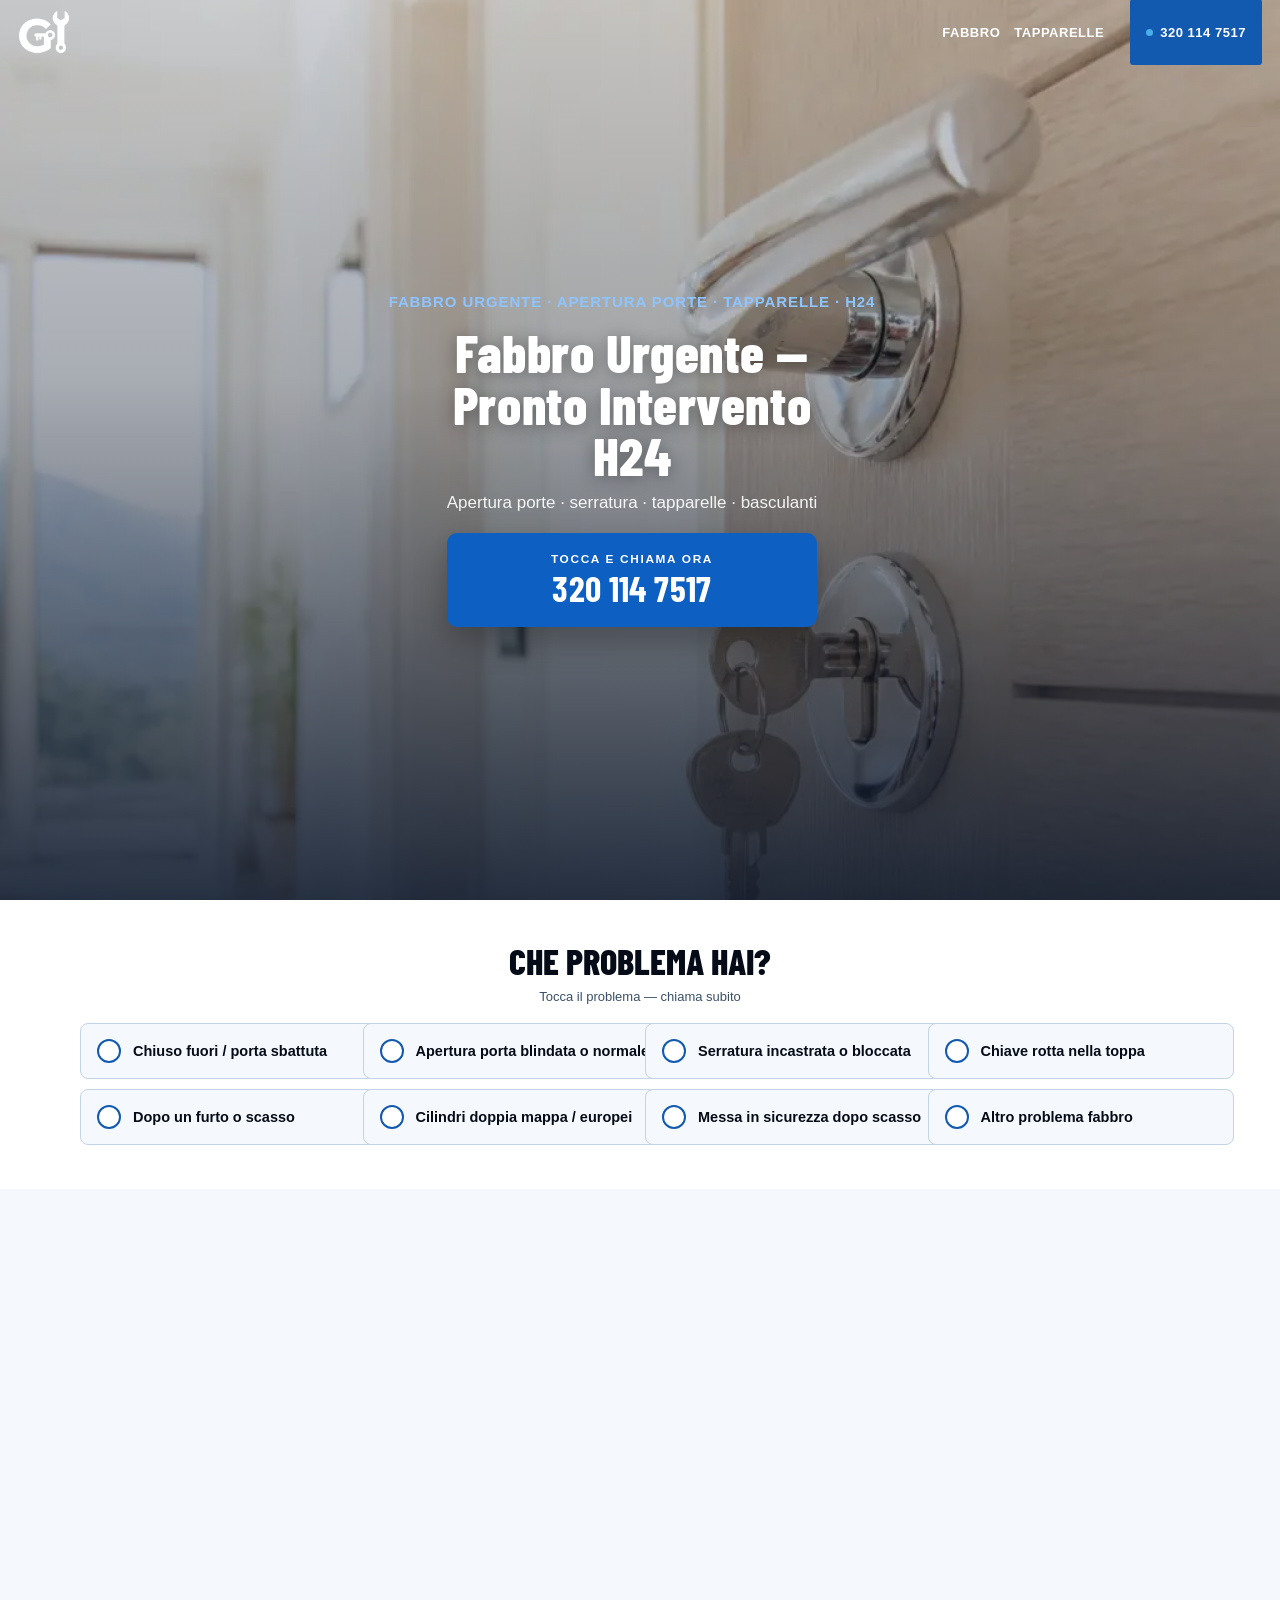
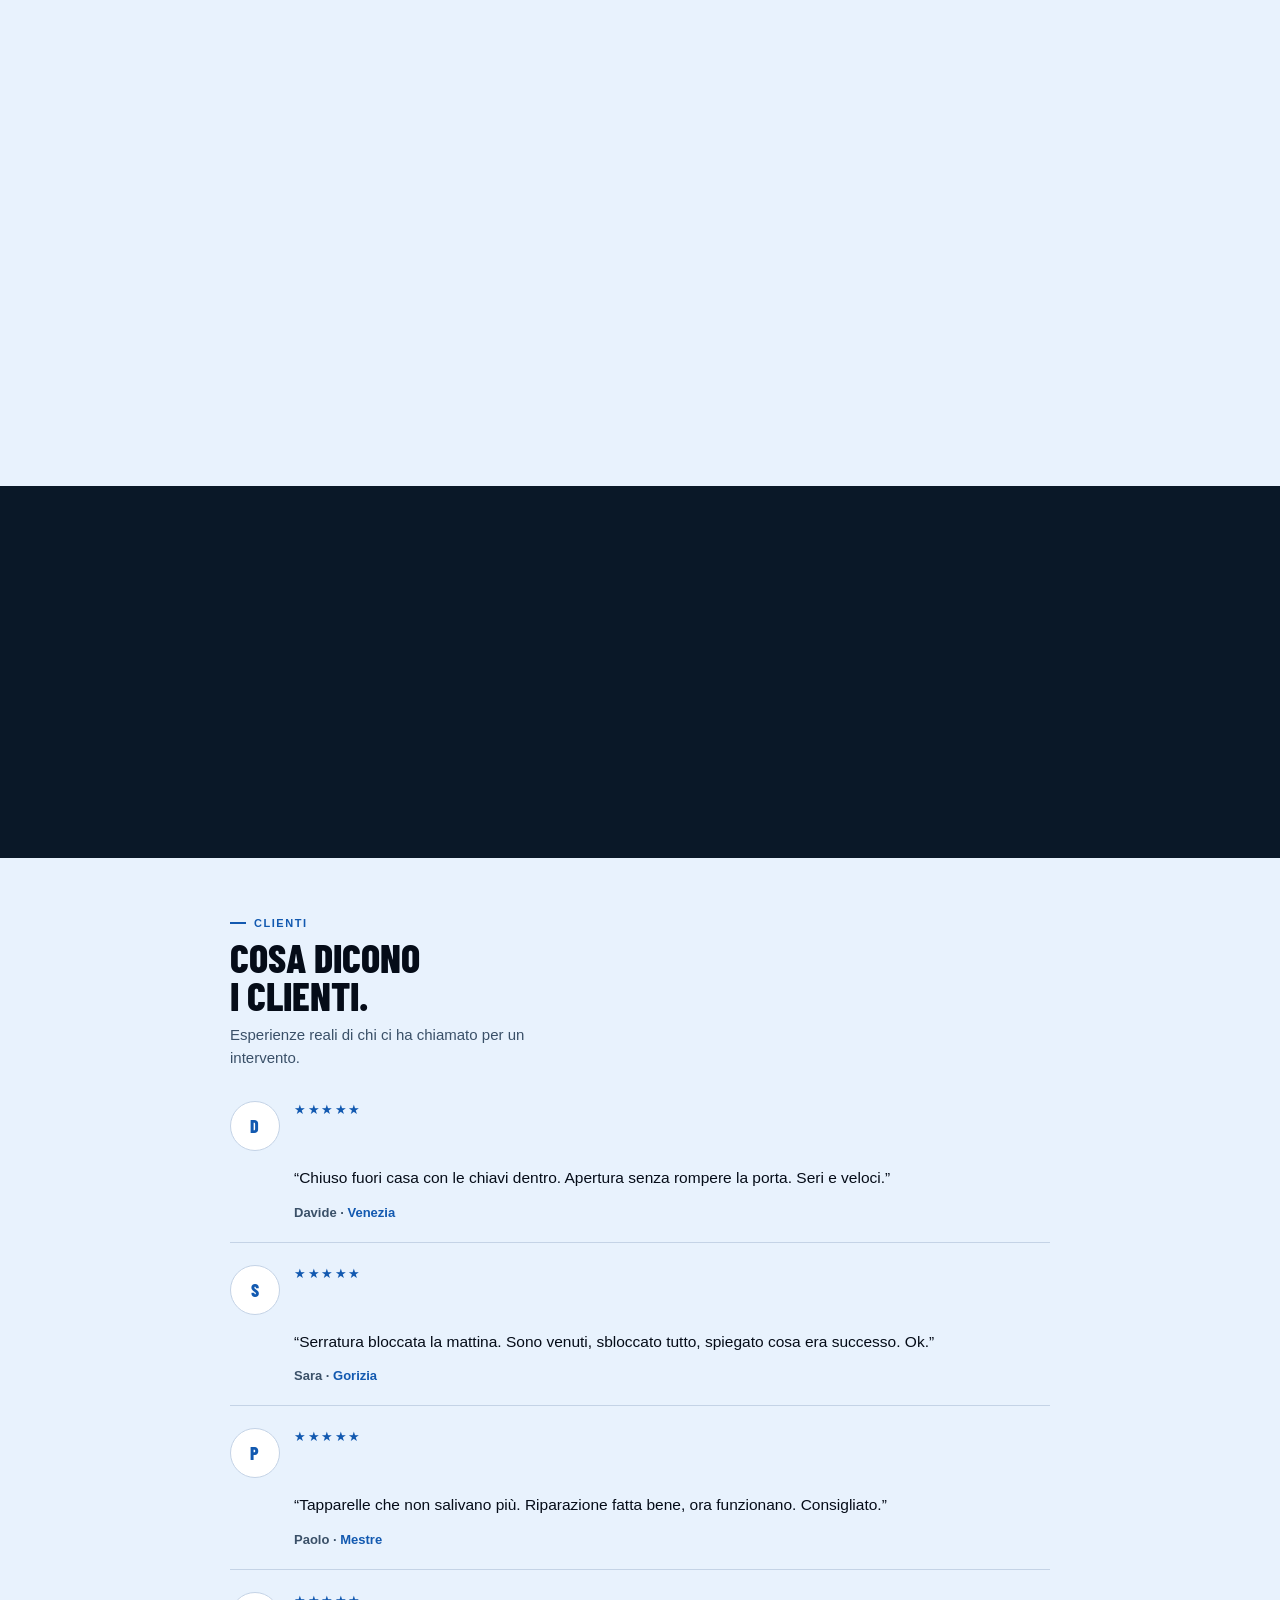
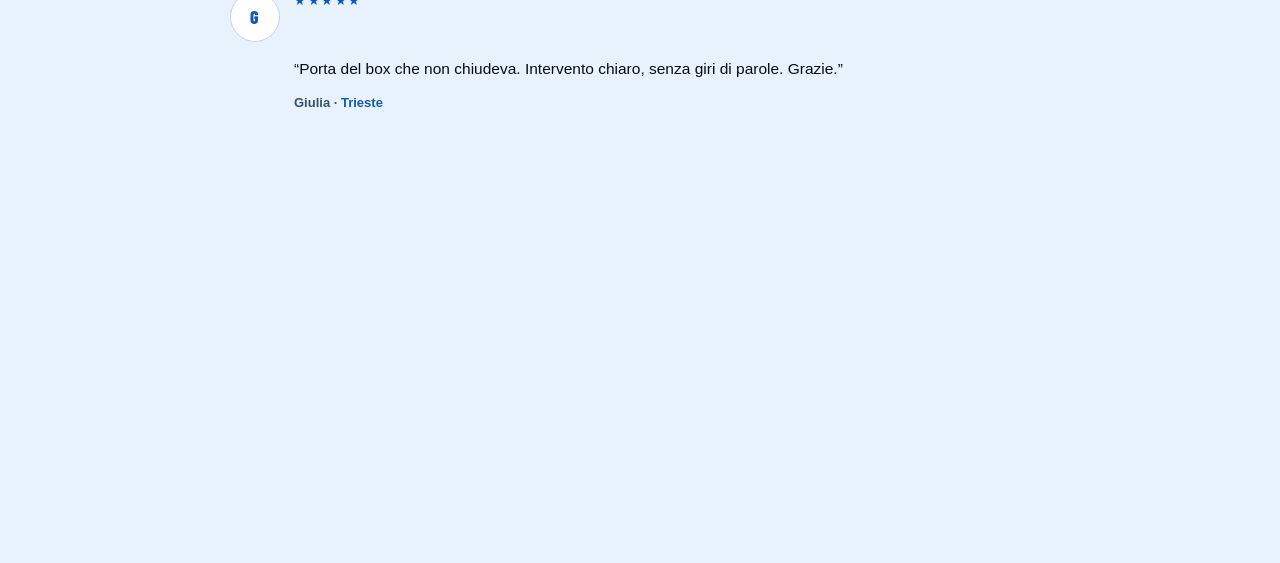
<file: fabbro.html>
<!DOCTYPE html>
<html lang="it" data-gf-qs-ver="20261005psi2">
<head>
<meta charset="utf-8">
<meta name="viewport" content="width=device-width, initial-scale=1">
<title>Fabbro Urgente Pronto Intervento H24 | Chiama 320 114 7517</title>
<meta name="description" content="Fabbro urgente H24: apertura porte, serratura bloccata, chiave rotta. Chiama 320 114 7517.">
<meta name="robots" content="index, follow, max-image-preview:large">
<link rel="canonical" href="https://interventi-rapidi.it/fabbro.html">
<meta name="theme-color" content="#030912">
<meta name="format-detection" content="telephone=yes">
<meta property="og:type" content="website">
<meta property="og:locale" content="it_IT">
<meta property="og:url" content="https://interventi-rapidi.it/fabbro.html">
<meta property="og:title" content="Fabbro Urgente Pronto Intervento H24 | Chiama 320 114 7517">
<meta property="og:description" content="Fabbro urgente H24: apertura porte, serratura bloccata, chiave rotta. Chiama 320 114 7517.">
<meta property="og:image" content="https://interventi-rapidi.it/assets/fabbro-hero-bg.jpg">
<link rel="icon" href="/favicon.ico?v=20260919" sizes="any">
<link rel="icon" type="image/png" sizes="32x32" href="/assets/favicon-32x32.png?v=20260919">
<link rel="icon" type="image/png" sizes="16x16" href="/assets/favicon-16x16.png?v=20260919">
<link rel="apple-touch-icon" sizes="180x180" href="/assets/apple-touch-icon.png?v=20260919">
<script>
(function () {
  window.dataLayer = window.dataLayer || [];
  window.gtag = window.gtag || function () { window.dataLayer.push(arguments); };
  if (!window.__gfConsentDefaultsSet) {
    window.__gfConsentDefaultsSet = true;
    window.gtag('consent', 'default', {
      ad_storage: 'granted', ad_user_data: 'granted', ad_personalization: 'granted',
      analytics_storage: 'granted', functionality_storage: 'granted', security_storage: 'granted',
      wait_for_update: 500
    });
    window.gtag('set', 'ads_data_redaction', false);
    window.gtag('set', 'url_passthrough', true);
  }
})();
</script>
<link rel="preconnect" href="https://fonts.googleapis.com">
<link rel="preconnect" href="https://fonts.gstatic.com" crossorigin>
<link rel="preconnect" href="https://www.googletagmanager.com">
<link rel="preload" as="style" href="https://fonts.googleapis.com/css2?family=Barlow+Condensed:wght@800&display=swap" onload="this.onload=null;this.rel='stylesheet'">
<noscript><link rel="stylesheet" href="https://fonts.googleapis.com/css2?family=Barlow+Condensed:wght@800&display=swap"></noscript>
<link rel="preload" href="/assets/fabbro-hero-bg.webp?v=20261005psi2" as="image" type="image/webp">
<style>

.gf-hero-copy,
.gf-page-hero__copy {
  min-height: 300px;
  justify-content: center;
  box-sizing: border-box !important;
  width: 100%;
  margin-left: auto;
  margin-right: auto;
  /* Fix content-box padding overflow (right bias) + slight optical left nudge */
  transform: translateX(-8px);
}
.gf-hero-copy h1,
.gf-page-hero__copy h1 {
  min-height: 2.35em;
}
html, body {
  background: #030912;
}
body { margin: 0; }
a { color: inherit; text-decoration: none; }
a:hover { color: #1a72d4; }
@keyframes gfTicker { from { transform: translateX(0); } to { transform: translateX(-50%); } }
@keyframes gfBlink { 0%, 100% { box-shadow: 0 0 0 0 rgba(34,197,94,0.6); opacity: 1; } 50% { box-shadow: 0 0 0 7px rgba(34,197,94,0); opacity: 0.5; } }
details.gf-faq summary::-webkit-details-marker { display:none; }
details.gf-faq summary::after { content:'+'; font-size:22px; font-weight:400; color:#1259b0; line-height:1; }
details.gf-faq[open] summary::after { content:'\2212'; }

.gf-reviews { padding: 52px 20px; background: var(--ice); }
.gf-reviews__inner { max-width: 820px; margin: 0 auto; }
.gf-reviews__eyebrow {
  display: inline-flex; align-items: center; gap: 8px;
  font-size: 11px; font-weight: 700; letter-spacing: 0.14em;
  text-transform: uppercase; color: var(--blue); margin-bottom: 10px;
}
.gf-reviews__eyebrow span {
  width: 16px; height: 2px; background: var(--blue); flex-shrink: 0;
}
.gf-reviews__title {
  font-family: 'Barlow Condensed', sans-serif; font-weight: 800;
  text-transform: uppercase; font-size: clamp(28px, 5.4vw, 40px);
  line-height: 0.94; margin: 0 0 8px; color: var(--ink);
}
.gf-reviews__sub {
  margin: 0 0 28px; font-size: 15px; line-height: 1.55; color: var(--muted); max-width: 42ch;
}
.gf-reviews__list { display: flex; flex-direction: column; gap: 0; }
.gf-review {
  display: grid;
  grid-template-columns: 48px 1fr;
  gap: 14px 16px;
  padding: 22px 0;
  border-top: 1px solid var(--line);
  align-items: start;
}
.gf-review:first-child { border-top: none; padding-top: 4px; }
.gf-review__mark {
  width: 48px; height: 48px; border-radius: 50%;
  background: #fff; border: 1.5px solid var(--line);
  display: flex; align-items: center; justify-content: center;
  font-family: 'Barlow Condensed', sans-serif; font-weight: 800;
  font-size: 18px; color: var(--blue); letter-spacing: 0.02em;
}
.gf-review__stars {
  grid-column: 2; color: var(--blue); font-size: 13px;
  letter-spacing: 0.12em; line-height: 1; margin: 2px 0 0;
}
.gf-review__text {
  grid-column: 2; margin: 0; font-size: 15.5px; line-height: 1.65;
  color: var(--ink); font-weight: 500;
}
.gf-review__meta {
  grid-column: 2; margin: 0; font-size: 13px; color: var(--muted);
  font-weight: 600;
}
.gf-review__meta em { font-style: normal; color: var(--blue); font-weight: 700; }
@media (max-width: 480px) {
  .gf-review { grid-template-columns: 40px 1fr; gap: 10px 12px; padding: 18px 0; }
  .gf-review__mark { width: 40px; height: 40px; font-size: 15px; }
  .gf-review__text { font-size: 14.5px; }
}

.idra-cta {
  display: flex;
  flex-wrap: wrap;
  align-items: stretch;
  justify-content: center;
  gap: 0.75rem;
  margin-top: 0.25rem;
  width: 100%;
}
.idra-dial {
  display: inline-flex;
  flex-direction: column;
  justify-content: center;
  align-items: center;
  gap: 0.2rem;
  text-decoration: none;
  background: #1259b0;
  color: #fff;
  padding: 1.05rem 1.6rem 1.2rem;
  min-height: 56px;
  border-radius: 4px 4px 4px 28px;
  box-shadow: 0 22px 50px rgba(0, 0, 0, 0.35);
  -webkit-tap-highlight-color: rgba(255,255,255,0.15);
  touch-action: manipulation;
  cursor: pointer;
}
.idra-dial:hover { background: #0d3f80; color: #fff; }
.idra-dial small {
  font-size: 0.68rem;
  font-weight: 700;
  letter-spacing: 0.14em;
  text-transform: uppercase;
  color: #fff; opacity: 1;
  font-family: -apple-system, BlinkMacSystemFont, 'Segoe UI', Roboto, Helvetica, Arial, sans-serif;
}
.idra-dial strong {
  font-family: 'Barlow Condensed', sans-serif;
  font-size: clamp(1.65rem, 5.5vw, 2.8rem);
  font-weight: 700;
  line-height: 1;
  letter-spacing: 0.01em;
}
.gf-hero-services {
  display: grid;
  grid-template-columns: 1fr;
  justify-items: center;
  gap: 12px;
  margin: 0 auto 22px;
  max-width: 200px;
  width: 100%;
}
.gf-hero-svc {
  display: flex;
  flex-direction: column;
  align-items: center;
  gap: 6px;
  text-decoration: none;
  color: #fff;
  padding: 8px 10px 12px;
  border-radius: 12px;
  transition: background 0.2s ease, transform 0.2s ease;
}
.gf-hero-svc svg {
  width: min(160px, 42vw);
  height: auto;
  display: block;
}
.gf-hero-svc span {
  font-family: 'Barlow Condensed', sans-serif;
  font-weight: 800;
  font-size: clamp(18px, 4vw, 24px);
  text-transform: uppercase;
  letter-spacing: 0.04em;
  color: #fff;
}
.gf-hero-svc small {
  font-size: 11px;
  font-weight: 600;
  letter-spacing: 0.08em;
  text-transform: uppercase;
  color: rgba(255,255,255,0.55);
}
.gf-sticky-call {
  position: fixed;
  bottom: 0;
  left: 0;
  right: 0;
  z-index: 400;
  background: #1259b0;
  padding-bottom: env(safe-area-inset-bottom, 0px);
}
.gf-sticky-call > a {
  display: flex;
  align-items: center;
  justify-content: center;
  gap: 8px;
  width: 100%;
  min-height: 56px;
  height: 56px;
  padding: 0 12px;
  margin: 0;
  box-sizing: border-box;
  color: #fff;
  background: #1259b0;
  border-radius: 0;
  line-height: 1;
  -webkit-tap-highlight-color: rgba(255,255,255,0.15);
  touch-action: manipulation;
  cursor: pointer;
  animation: gfStickyPulse 2.6s ease-in-out infinite;
}
.gf-sticky-call > a:hover { background: #0d3f80; color: #fff; }
.gf-sticky-call svg { flex-shrink: 0; display: block; width: 16px; height: 16px; }
.gf-sticky-call strong {
  font-family: 'Barlow Condensed', sans-serif;
  font-weight: 800;
  font-size: 20px;
  letter-spacing: 0.03em;
  line-height: 1;
  white-space: nowrap;
  text-align: center;
}
@keyframes gfStickyPulse {
  0%, 100% { box-shadow: inset 0 0 0 0 rgba(74,174,232,0); }
  50% { box-shadow: inset 0 0 28px 0 rgba(74,174,232,0.28); }
}
.idra-wa-btn {
  display: inline-flex;
  align-items: center;
  justify-content: center;
  min-width: 72px;
  padding: 0 1.1rem;
  border-radius: 4px 28px 4px 4px;
  background: #25d366;
  color: #fff;
  text-decoration: none;
  box-shadow: 0 22px 50px rgba(0, 0, 0, 0.28);
}
.idra-wa-btn:hover { background: #1ebe57; color: #fff; }
.idra-wa-btn img { width: 30px; height: 30px; display: block; }
.gf-footer-legal {
  max-width: 1120px;
  margin: 0 auto;
  padding: 18px 20px;
  display: flex;
  flex-wrap: wrap;
  align-items: center;
  justify-content: space-between;
  gap: 10px 20px;
}
.gf-footer-grid {
  display: grid;
  grid-template-columns: 1.35fr 0.7fr 0.95fr 1fr;
  gap: 40px 32px;
  max-width: 1120px;
  margin: 0 auto;
  padding: 52px 20px 40px;
}
@media (max-width:900px) {
  .gf-footer-grid { grid-template-columns: 1fr 1fr; gap: 32px 24px; padding: 40px 20px 32px; }
  .gf-footer-legal { padding-bottom: calc(18px + 48px + env(safe-area-inset-bottom)); }
}
@media (max-width:640px) {
  #top.gf-page-hero {
    min-height: 100svh !important;
    height: auto !important;
    padding: 10px 0 calc(56px + env(safe-area-inset-bottom, 0px) + 8px) !important;
  }
  #top.gf-page-hero .gf-page-hero__visual { width: min(88vw, 400px) !important; top: 48% !important; }
  #top.gf-page-hero .gf-page-hero__copy { padding: 20px 18px 52px !important; }
  .gf-footer-grid { grid-template-columns: 1fr; gap: 28px; }
}
@media (min-width:641px) {
  #top.gf-page-hero {
    min-height: 100vh !important;
    min-height: 100svh !important;
  }
}
/* gf-desktop-hero — pack higher so dial+WA fully above fold */
@media (min-width:768px) {
  #top.gf-page-hero {
    min-height: 100svh !important;
    height: 100svh !important;
    max-height: 100svh !important;
    padding: 28px 0 24px !important;
    box-sizing: border-box !important;
    align-items: center !important;
    justify-content: center !important;
    overflow: hidden !important;
  }
  #top.gf-page-hero .gf-page-hero__visual {
    width: min(48vw, 520px) !important;
    top: 46% !important;
    opacity: 0.46 !important;
  }
  #top.gf-page-hero .gf-page-hero__copy {
    max-width: 920px !important;
    padding: 28px 40px 12px !important;
    justify-content: center !important;
    box-sizing: border-box !important;
    margin-left: auto !important;
    margin-right: auto !important;
    align-items: center !important;
    text-align: center !important;
  }
  #top.gf-page-hero .gf-page-hero__copy > div:first-child {
    font-size: 15px !important;
    margin-bottom: 10px !important;
    padding-bottom: 6px !important;
  }
  #top.gf-page-hero h1 {
    font-size: clamp(2.7rem, 4.2vw, 4rem) !important;
    line-height: 0.96 !important;
    margin: 0 auto 10px !important; text-align: center !important;
    max-width: 16ch !important;
  }
  #top.gf-page-hero .gf-page-hero__copy > p {
    font-size: 17px !important;
    line-height: 1.4 !important;
    margin: 0 auto 18px !important; text-align: center !important;
    max-width: 420px !important;
  }
  #top.gf-page-hero .idra-cta {
    gap: 0.85rem !important;
    width: auto !important;
    margin-top: 0 !important;
  }
  #top.gf-page-hero .idra-dial {
    padding: 1.15rem 2.2rem 1.25rem !important;
    min-width: 300px !important;
  }
  #top.gf-page-hero .idra-dial small {
    font-size: 0.74rem !important;
    letter-spacing: 0.14em !important;
  }
  #top.gf-page-hero .idra-dial strong {
    font-size: clamp(2.1rem, 2.8vw, 2.8rem) !important;
  }
  #top.gf-page-hero .idra-wa-btn {
    min-width: 92px !important;
    padding: 0 1.35rem !important;
  }
  #top.gf-page-hero .idra-wa-btn img {
    width: 36px !important;
    height: 36px !important;
  }
}
/* /gf-desktop-hero */

/* Sticky bar taller for Ads CTA + safe body pad */
body { padding-bottom: 58px; }
@media (min-width: 901px) { body { padding-bottom: 0; } }
.gf-sticky-call { z-index: 520; }
.gf-sticky-call > a { height: 56px; gap: 10px; }

/* Mobile first-screen fit: hero + Chiama + numero fully visible (above sticky) */
@media (max-width: 900px) {
  .gf-page-hero__copy { min-height: 0 !important; }
  .gf-page-hero__copy h1 { min-height: 0 !important; }
  #top.gf-page-hero {
    /* Dark continuous to sticky: sticky overlays bottom pad — no paper white gap */
    min-height: 100svh !important;
    height: auto !important;
    padding: 10px 0 calc(56px + env(safe-area-inset-bottom, 0px) + 8px) !important;
    box-sizing: border-box !important;
    align-items: center !important;
    justify-content: center !important;
    overflow: hidden !important;
  }
  body.gf-has-live-avail #top.gf-page-hero {
    padding-top: 44px !important;
  }
  #top.gf-page-hero .gf-page-hero__visual {
    width: min(62vw, 260px) !important;
    top: 46% !important;
    opacity: 0.26 !important;
  }
  #top.gf-page-hero .gf-page-hero__copy {
    padding: 4px 14px 2px !important;
    justify-content: center !important;
    box-sizing: border-box !important;
    margin-left: auto !important;
    margin-right: auto !important;
    align-items: center !important;
    text-align: center !important;
    gap: 0 !important;
  }
  #top.gf-page-hero .gf-page-hero__copy > div:first-child {
    font-size: 14px !important;
    margin-bottom: 8px !important;
    padding-bottom: 5px !important;
  }
  #top.gf-page-hero h1 {
    font-size: clamp(2rem, 8.2vw, 2.75rem) !important;
    font-weight: 800 !important;
    line-height: 1.02 !important;
    margin: 0 auto 8px !important; text-align: center !important;
    max-width: 16ch !important;
  }
  #top.gf-page-hero .gf-page-hero__copy > p {
    font-size: 17px !important;
    line-height: 1.3 !important;
    margin: 0 auto 14px !important; text-align: center !important;
    max-width: 30ch !important;
  }
  #top.gf-page-hero .idra-cta {
    margin-top: 0 !important;
    width: 100% !important;
    max-width: 360px !important;
    margin-left: auto !important;
    margin-right: auto !important;
    justify-content: center !important;
  }
  #top.gf-page-hero .idra-dial {
    width: 100% !important;
    min-width: 0 !important;
    padding: 1rem 1.35rem 1.1rem !important;
    min-height: 64px !important;
  }
  #top.gf-page-hero .idra-dial small {
    font-size: 0.76rem !important;
    letter-spacing: 0.12em !important;
  }
  #top.gf-page-hero .idra-dial strong {
    font-size: clamp(1.9rem, 7.5vw, 2.55rem) !important;
    font-weight: 800 !important;
  }
  #top.gf-page-hero .idra-wa-btn {
    min-width: 60px !important;
    padding: 0 0.75rem !important;
  }
  #top.gf-page-hero .idra-wa-btn img {
    width: 28px !important;
    height: 28px !important;
  }
}

/* Mobile fold pack: H1+CTA solid block ending ~16px above sticky — phones only */
@media (max-width: 640px) {
  #top.gf-page-hero {
    display: flex !important;
    flex-direction: column !important;
    align-items: center !important;
    justify-content: flex-end !important;
    min-height: 100svh !important;
    height: auto !important;
    padding: 12px 0 calc(56px + env(safe-area-inset-bottom, 0px) + 16px) !important;
    box-sizing: border-box !important;
  }
  body.gf-has-live-avail #top.gf-page-hero {
    padding-top: 52px !important;
  }
  #top.gf-page-hero .gf-page-hero__copy {
    width: 100% !important;
    margin-top: 0 !important;
    margin-bottom: 0 !important;
    padding: 4px 14px 0 !important;
    justify-content: flex-end !important;
  }
  #top.gf-page-hero .gf-page-hero__visual {
    top: 40% !important;
  }
}

@media (min-width:901px) { .gf-sticky-call { display: none !important; } }
@media (prefers-reduced-motion: reduce) { * { animation: none !important; } .gf-sticky-call > a { animation: none !important; } }
a, button, input, select, textarea, .idra-dial, .idra-wa-btn { touch-action: manipulation; }
img { max-width: 100%; height: auto; }

.gf-h1:hover{background:var(--blue-d); color:#fff;}
.gf-h2:hover{border-color:var(--blue); background:var(--ice);}
.gf-h3:hover{border-color:var(--blue); background:var(--ice);}
.gf-h4:hover{border-color:var(--blue); background:var(--ice);}
.gf-h5:hover{border-color:var(--blue); background:var(--ice);}
.gf-h6:hover{border-color:var(--blue); background:var(--ice);}
.gf-h7:hover{border-color:var(--blue); background:var(--ice);}
.gf-h8:hover{border-color:var(--blue); background:var(--ice);}
.gf-h9:hover{border-color:var(--blue); background:var(--ice);}
.gf-h10:hover{background:var(--ice); color:var(--text);}
.gf-h11:hover{background:var(--ice); color:var(--text);}
.gf-h12:hover{background:var(--ice); color:var(--text);}
.gf-h13:hover{background:var(--ice); color:var(--text);}
.gf-h14:hover{background:var(--blue-d); color:#fff;}
.gf-h15:hover{color:var(--blue-l);}
.gf-h16:hover{background:var(--blue-d);}
.gf-h17:hover{color:#fff;}
.gf-h18:hover{color:#fff;}
.gf-h19:hover{color:#fff;}
.gf-h20:hover{color:#fff;}
.gf-h21:hover{color:#fff;}
.gf-h22:hover{color:#fff;}
.gf-h23:hover{color:#fff;}
.gf-h24:hover{color:#fff;}
.gf-h25:hover{color:#fff;}
.gf-h26:hover{opacity:0.85;}
.gf-h27:hover{color:rgba(255,255,255,0.85);}
.gf-h28:hover{background:var(--blue-d); color:#fff;}
/* qsmax */
#servizi,#come-lavoro,#chi-siamo,#faq,#contatti{content-visibility:auto;contain-intrinsic-size:1px 800px;}
html,body{margin:0}
</style>
<script type="application/ld+json">
{
  "@context": "https://schema.org",
  "@type": "EmergencyService",
  "name": "Interventi Rapidi — Fabbro Urgente",
  "telephone": "+393201147517",
  "url": "https://interventi-rapidi.it/fabbro.html",
  "image": "https://interventi-rapidi.it/assets/fabbro-hero-bg.jpg",
  "description": "Fabbro urgente H24: apertura porte, serratura bloccata, chiave rotta. Chiama 320 114 7517.",
  "areaServed": "IT",
  "availableLanguage": "it"
}
</script>
<script src="/geo-ne.js?v=20261005psi2" defer></script>
<script src="/ads-geo.js?v=20261005psi2" defer></script>
<script src="/ads-qs-match.js?v=20261005psi2" defer></script>
<script src="/tracking-config.js?v=20261005psi2" defer></script>
<script src="/consent-ads.js?v=20261005psi3" defer></script>
</head>
<body>
<div id="gf-ads-phone-seed" style="position:fixed;left:-9999px;top:0;z-index:-1;width:280px;height:auto;padding:6px;font:14px/1.4 sans-serif;pointer-events:none;">
  Emergenza casa H24 — chiama <a data-gf-phone-track="phone_click_contatto" href="tel:+393201147517">320 114 7517</a>
</div>
<div style="--ink:#050c18; --ink2:#0a1828; --deep:#030912; --paper:#f5f8fc; --paper2:#ffffff; --ice:#e8f2fd; --line:#c4d3e6; --blue:#1259b0; --blue-d:#0d3f80; --blue-l:#6BB5FF; --aqua:#4aaee8; --text:#0a1828; --muted:#3a5068; --wa:#25d366; --wa-d:#1fb558; font-family:-apple-system,BlinkMacSystemFont,'Segoe UI',Roboto,Helvetica,Arial,sans-serif; background:var(--paper); color:var(--text); overflow-x:hidden; width:100%; padding-top:0;
">

  <nav style="position:fixed; top:0; left:0; right:0; z-index:500; height:64px; display:flex; align-items:center; gap:12px; padding:0 18px; background:transparent; border-bottom:0; backdrop-filter:none;">
    <a href="index.html" style="display:flex; align-items:center; min-width:0;"><img src="assets/logo-white-160.png" alt="Gianfranco Tuttofare &mdash; Fabbro urgente H24" width="160" height="135" decoding="async" fetchpriority="low" style="height:44px; width:auto; flex-shrink:0;"></a>
    <div style="display:flex; align-items:center; gap:14px; margin-left:auto; margin-right:14px;">
      <a href="fabbro.html" style="font-size:13px; font-weight:700; letter-spacing:0.04em; text-transform:uppercase; color:#fff;">Fabbro</a>
      <a href="basculanti-tapparelle.html" style="font-size:13px; font-weight:700; letter-spacing:0.04em; text-transform:uppercase; color:#fff;">Tapparelle</a>
    </div>
    <a class="gf-h1" data-gf-phone-track="phone_click_hero" href="tel:+393201147517" aria-label="Chiama subito 320 114 7517" style="display:inline-flex; align-items:center; gap:7px; background:var(--blue); color:#fff; padding:11px 16px; min-height:44px; border-radius:3px; font-size:13px; font-weight:700; letter-spacing:0.04em; white-space:nowrap; flex-shrink:0;">
      <span style="width:7px; height:7px; border-radius:50%; background:var(--aqua); flex-shrink:0;"></span>320 114 7517
    </a>
  </nav>

  <main id="main-content">
  <section id="top" class="gf-page-hero gf-page-hero--photo" style="position:relative; min-height:100vh; min-height:100svh; display:flex; align-items:flex-end; justify-content:center; overflow:hidden; background:#0b1a2e url(assets/fabbro-hero-bg.webp?v=20261005psi2) center 40%/cover no-repeat; padding:20px 0 24px; box-sizing:border-box;">
    <div style="position:absolute; inset:0; background:linear-gradient(180deg, rgba(8,20,40,0.2) 0%, rgba(8,20,40,0.35) 42%, rgba(8,20,40,0.88) 100%); pointer-events:none; z-index:1;"></div>
    <div class="gf-page-hero__copy" style="position:relative; z-index:2; box-sizing:border-box; width:100%; max-width:640px; margin:0 auto; padding:20px 18px 12px; display:flex; flex-direction:column; align-items:center; text-align:center;">
      <div id="gf-hero-eyebrow" style="font-size:12px; font-weight:700; letter-spacing:0.06em; text-transform:uppercase; color:#8ec5ff; margin-bottom:10px;">Fabbro urgente · Pronto intervento fabbro · Apertura porte H24</div>
      <h1 style="font-family:'Barlow Condensed',sans-serif; font-weight:800; color:#fff; font-size:clamp(2rem,7.5vw,3.4rem); line-height:0.96; margin:0 0 10px; letter-spacing:0.01em; max-width:18ch; text-shadow:0 2px 18px rgba(0,0,0,0.35);">
        <span id="gf-hero-title">Fabbro Urgente — Pronto Intervento H24</span>
      </h1>
      <p id="gf-hero-sub" style="margin:0 0 14px; font-size:15px; line-height:1.4; color:rgba(255,255,255,0.92); max-width:36ch;">Apertura porte · serratura bloccata · chiave rotta</p>
      <p class="gf-geo-avail" data-gf-geo-avail hidden></p>
      <div class="idra-cta" style="margin-top:2px; width:100%; max-width:340px;">
        <a data-gf-phone-track="phone_click_hero" class="idra-dial" href="tel:+393201147517" aria-label="Tocca e chiama 320 114 7517" style="width:100%; border-radius:10px; background:#0d5fc2; box-shadow:0 14px 32px rgba(0,0,0,0.28);">
          <small>Tocca e chiama ora</small>
          <strong>320 114 7517</strong>
        </a>
      </div>
    </div>
  </section>
  <section id="problema" style="padding:44px 20px; background:#fff;">
    <div style="max-width:1120px; margin:0 auto;">
      <h2 style="font-family:'Barlow Condensed',sans-serif; font-weight:800; text-transform:uppercase; font-size:clamp(26px,5vw,36px); line-height:0.94; margin:0 0 18px; color:var(--ink); text-align:center;">Che problema hai?</h2>
      <p style="text-align:center; font-size:13px; color:var(--muted); margin:-8px 0 16px; line-height:1.45;">Tocca il problema — chiama subito</p>
      <div style="display:grid; grid-template-columns:repeat(auto-fit,minmax(220px,1fr)); gap:10px;">
          <a class="gf-h2" href="tel:+393201147517" data-gf-phone-track="phone_click_problema" data-gf-pick="Chiuso fuori / porta sbattuta" style="display:flex; text-decoration:none; color:inherit; align-items:center; gap:12px; text-align:left; width:100%; background:var(--paper); border:1.5px solid var(--line); border-radius:8px; padding:15px 16px; font-family:inherit; font-size:14.5px; font-weight:600; color:var(--ink); cursor:pointer;" role="button">
            <span style="flex-shrink:0; width:20px; height:20px; border-radius:50%; border:2px solid var(--blue); background:#fff;"></span>
            Chiuso fuori / porta sbattuta
          </a>
          <a class="gf-h3" href="tel:+393201147517" data-gf-phone-track="phone_click_problema" data-gf-pick="Apertura porta blindata o normale" style="display:flex; text-decoration:none; color:inherit; align-items:center; gap:12px; text-align:left; width:100%; background:var(--paper); border:1.5px solid var(--line); border-radius:8px; padding:15px 16px; font-family:inherit; font-size:14.5px; font-weight:600; color:var(--ink); cursor:pointer;" role="button">
            <span style="flex-shrink:0; width:20px; height:20px; border-radius:50%; border:2px solid var(--blue); background:#fff;"></span>
            Apertura porta blindata o normale
          </a>
          <a class="gf-h4" href="tel:+393201147517" data-gf-phone-track="phone_click_problema" data-gf-pick="Serratura incastrata o bloccata" style="display:flex; text-decoration:none; color:inherit; align-items:center; gap:12px; text-align:left; width:100%; background:var(--paper); border:1.5px solid var(--line); border-radius:8px; padding:15px 16px; font-family:inherit; font-size:14.5px; font-weight:600; color:var(--ink); cursor:pointer;" role="button">
            <span style="flex-shrink:0; width:20px; height:20px; border-radius:50%; border:2px solid var(--blue); background:#fff;"></span>
            Serratura incastrata o bloccata
          </a>
          <a class="gf-h5" href="tel:+393201147517" data-gf-phone-track="phone_click_problema" data-gf-pick="Chiave rotta nella toppa" style="display:flex; text-decoration:none; color:inherit; align-items:center; gap:12px; text-align:left; width:100%; background:var(--paper); border:1.5px solid var(--line); border-radius:8px; padding:15px 16px; font-family:inherit; font-size:14.5px; font-weight:600; color:var(--ink); cursor:pointer;" role="button">
            <span style="flex-shrink:0; width:20px; height:20px; border-radius:50%; border:2px solid var(--blue); background:#fff;"></span>
            Chiave rotta nella toppa
          </a>
          <a class="gf-h6" href="tel:+393201147517" data-gf-phone-track="phone_click_problema" data-gf-pick="Dopo un furto o scasso" style="display:flex; text-decoration:none; color:inherit; align-items:center; gap:12px; text-align:left; width:100%; background:var(--paper); border:1.5px solid var(--line); border-radius:8px; padding:15px 16px; font-family:inherit; font-size:14.5px; font-weight:600; color:var(--ink); cursor:pointer;" role="button">
            <span style="flex-shrink:0; width:20px; height:20px; border-radius:50%; border:2px solid var(--blue); background:#fff;"></span>
            Dopo un furto o scasso
          </a>
          <a class="gf-h7" href="tel:+393201147517" data-gf-phone-track="phone_click_problema" data-gf-pick="Cilindri doppia mappa / europei" style="display:flex; text-decoration:none; color:inherit; align-items:center; gap:12px; text-align:left; width:100%; background:var(--paper); border:1.5px solid var(--line); border-radius:8px; padding:15px 16px; font-family:inherit; font-size:14.5px; font-weight:600; color:var(--ink); cursor:pointer;" role="button">
            <span style="flex-shrink:0; width:20px; height:20px; border-radius:50%; border:2px solid var(--blue); background:#fff;"></span>
            Cilindri doppia mappa / europei
          </a>
          <a class="gf-h8" href="tel:+393201147517" data-gf-phone-track="phone_click_problema" data-gf-pick="Messa in sicurezza dopo scasso" style="display:flex; text-decoration:none; color:inherit; align-items:center; gap:12px; text-align:left; width:100%; background:var(--paper); border:1.5px solid var(--line); border-radius:8px; padding:15px 16px; font-family:inherit; font-size:14.5px; font-weight:600; color:var(--ink); cursor:pointer;" role="button">
            <span style="flex-shrink:0; width:20px; height:20px; border-radius:50%; border:2px solid var(--blue); background:#fff;"></span>
            Messa in sicurezza dopo scasso
          </a>
          <a class="gf-h9" href="tel:+393201147517" data-gf-phone-track="phone_click_problema" data-gf-pick="Altro problema fabbro" style="display:flex; text-decoration:none; color:inherit; align-items:center; gap:12px; text-align:left; width:100%; background:var(--paper); border:1.5px solid var(--line); border-radius:8px; padding:15px 16px; font-family:inherit; font-size:14.5px; font-weight:600; color:var(--ink); cursor:pointer;" role="button">
            <span style="flex-shrink:0; width:20px; height:20px; border-radius:50%; border:2px solid var(--blue); background:#fff;"></span>
            Altro problema fabbro
          </a>
      </div>
    </div>
  </section>

  <section id="servizi" style="padding:56px 20px;">
    <div style="max-width:1120px; margin:0 auto;">
      <div style="display:inline-flex; align-items:center; gap:8px; font-size:11px; font-weight:700; letter-spacing:0.14em; text-transform:uppercase; color:var(--blue); margin-bottom:10px;"><span style="width:16px; height:2px; background:var(--blue); flex-shrink:0;"></span>I nostri servizi</div>
      <h2 style="font-family:'Barlow Condensed',sans-serif; font-weight:800; text-transform:uppercase; font-size:clamp(28px,5.4vw,40px); line-height:0.94; margin:0 0 12px; color:var(--ink);">Fabbro urgente H24.<br>Un solo numero.</h2>
      <p style="color:var(--muted); font-size:15px; line-height:1.75; max-width:640px; margin:0;">Apertura porte, cambio serrature, blindate e messa in sicurezza. Pronto intervento, quando serve.</p>
      <div style="display:grid; grid-template-columns:1fr 1fr; gap:1.5px; background:var(--line); margin-top:26px; border:1px solid var(--line);">
        <a class="gf-h10" data-gf-phone-track="phone_click_urgenza" href="tel:+393201147517" style="display:block; background:#fff; padding:26px 24px;">
          <div style="font-family:'Barlow Condensed',sans-serif; font-size:42px; font-weight:900; color:#1259b0; line-height:1; margin-bottom:6px;">01</div>
          <h3 style="font-family:'Barlow Condensed',sans-serif; font-size:19px; font-weight:800; text-transform:uppercase; letter-spacing:0.02em; color:var(--ink); margin:0 0 7px;">Apertura Porte H24</h3>
          <p style="font-size:13px; color:var(--muted); line-height:1.7; margin:0 0 14px;">Porta sbattuta, chiave rotta nella toppa, serratura che gira a vuoto: apriamo senza rovinare la porta, a qualsiasi ora.</p>
          <span style="font-size:12px; font-weight:700; color:var(--blue); text-transform:uppercase; letter-spacing:0.05em;">Chiama per un'urgenza &rarr;</span>
        </a>
        <a class="gf-h11" data-gf-phone-track="phone_click_perdite" href="tel:+393201147517" style="display:block; background:#fff; padding:26px 24px;">
          <div style="font-family:'Barlow Condensed',sans-serif; font-size:42px; font-weight:900; color:#1259b0; line-height:1; margin-bottom:6px;">02</div>
          <h3 style="font-family:'Barlow Condensed',sans-serif; font-size:19px; font-weight:800; text-transform:uppercase; letter-spacing:0.02em; color:var(--ink); margin:0 0 7px;">Cambio e Riparazione Serrature</h3>
          <p style="font-size:13px; color:var(--muted); line-height:1.7; margin:0 0 14px;">Serratura rotta o dopo un tentativo di scasso? Sostituiamo con serrature nuove e più sicure, spesso in giornata.</p>
          <span style="font-size:12px; font-weight:700; color:var(--blue); text-transform:uppercase; letter-spacing:0.05em;">Chiama per la serratura &rarr;</span>
        </a>
        <a class="gf-h12" data-gf-phone-track="phone_click_scarichi" href="tel:+393201147517" style="display:block; background:#fff; padding:26px 24px;">
          <div style="font-family:'Barlow Condensed',sans-serif; font-size:42px; font-weight:900; color:#1259b0; line-height:1; margin-bottom:6px;">03</div>
          <h3 style="font-family:'Barlow Condensed',sans-serif; font-size:19px; font-weight:800; text-transform:uppercase; letter-spacing:0.02em; color:var(--ink); margin:0 0 7px;">Serrature di Sicurezza e Blindate</h3>
          <p style="font-size:13px; color:var(--muted); line-height:1.7; margin:0 0 14px;">Vuoi dormire tranquillo? Installiamo serrature di sicurezza, cilindri europei e difese anti-effrazione su porte blindate.</p>
          <span style="font-size:12px; font-weight:700; color:var(--blue); text-transform:uppercase; letter-spacing:0.05em;">Chiedi un consiglio &rarr;</span>
        </a>
        <a class="gf-h13" data-gf-phone-track="phone_click_generico" href="tel:+393201147517" style="display:block; background:#fff; padding:26px 24px;">
          <div style="font-family:'Barlow Condensed',sans-serif; font-size:42px; font-weight:900; color:#1259b0; line-height:1; margin-bottom:6px;">04</div>
          <h3 style="font-family:'Barlow Condensed',sans-serif; font-size:19px; font-weight:800; text-transform:uppercase; letter-spacing:0.02em; color:var(--ink); margin:0 0 7px;">Messa in Sicurezza</h3>
          <p style="font-size:13px; color:var(--muted); line-height:1.7; margin:0 0 14px;">Dopo un furto o un tentativo di scasso: chiudiamo e mettiamo in sicurezza la porta, con serrature e cilindri nuovi.</p>
          <span style="font-size:12px; font-weight:700; color:var(--blue); text-transform:uppercase; letter-spacing:0.05em;">Chiama per la messa in sicurezza &rarr;</span>
        </a>
      </div>
    </div>
  </section>

  <section id="come-lavoro" style="padding:56px 20px; background:var(--ice);">
    <div style="max-width:1120px; margin:0 auto;">
      <div style="display:inline-flex; align-items:center; gap:8px; font-size:11px; font-weight:700; letter-spacing:0.14em; text-transform:uppercase; color:var(--blue); margin-bottom:10px;"><span style="width:16px; height:2px; background:var(--blue); flex-shrink:0;"></span>Come lavoriamo</div>
      <h2 style="font-family:'Barlow Condensed',sans-serif; font-weight:800; text-transform:uppercase; font-size:clamp(28px,5.4vw,40px); line-height:0.94; margin:0 0 8px; color:var(--ink);">Tre passaggi.<br>Nessuna sorpresa.</h2>
      <div style="display:grid; grid-template-columns:repeat(auto-fit,minmax(230px,1fr)); border:1px solid var(--line); margin-top:22px; background:#fff;">
        <div style="padding:26px 22px; border-bottom:1px solid var(--line);">
          <div style="font-family:'Barlow Condensed',sans-serif; font-size:40px; font-weight:900; color:#1259b0; line-height:1; margin-bottom:8px;">01</div>
          <div style="font-family:'Barlow Condensed',sans-serif; font-size:16px; font-weight:800; text-transform:uppercase; letter-spacing:0.03em; color:var(--ink); margin-bottom:5px;">Ci chiami</div>
          <p style="font-size:13px; color:var(--muted); line-height:1.7; margin:0;">Rispondiamo subito e ci racconti il problema in due minuti.</p>
        </div>
        <div style="padding:26px 22px; border-bottom:1px solid var(--line);">
          <div style="font-family:'Barlow Condensed',sans-serif; font-size:40px; font-weight:900; color:#1259b0; line-height:1; margin-bottom:8px;">02</div>
          <div style="font-family:'Barlow Condensed',sans-serif; font-size:16px; font-weight:800; text-transform:uppercase; letter-spacing:0.03em; color:var(--ink); margin-bottom:5px;">Arriviamo</div>
          <p style="font-size:13px; color:var(--muted); line-height:1.7; margin:0;">Il prima possibile, in base a traffico e distanza, con l'attrezzatura giusta per il guasto.</p>
        </div>
        <div style="padding:26px 22px; border-bottom:1px solid var(--line);">
          <div style="font-family:'Barlow Condensed',sans-serif; font-size:40px; font-weight:900; color:#1259b0; line-height:1; margin-bottom:8px;">03</div>
          <div style="font-family:'Barlow Condensed',sans-serif; font-size:16px; font-weight:800; text-transform:uppercase; letter-spacing:0.03em; color:var(--ink); margin-bottom:5px;">Risolviamo</div>
          <p style="font-size:13px; color:var(--muted); line-height:1.7; margin:0;">Ti diciamo il costo prima di iniziare. Nessuna sorpresa alla fine del lavoro.</p>
        </div>
      </div>
    </div>
  </section>


  <section id="chi-siamo" style="background:var(--ink2);">
    <div style="max-width:1120px; margin:0 auto; display:grid; grid-template-columns:repeat(auto-fit,minmax(300px,1fr));">
      <div style="padding:52px 24px;">
        <div style="display:inline-flex; align-items:center; gap:8px; font-size:11px; font-weight:700; letter-spacing:0.14em; text-transform:uppercase; color:rgba(255,255,255,0.78); margin-bottom:10px;"><span style="width:16px; height:2px; background:rgba(255,255,255,0.35); flex-shrink:0;"></span>Perché chiamare noi</div>
        <h2 style="font-family:'Barlow Condensed',sans-serif; font-weight:800; text-transform:uppercase; font-size:clamp(28px,5.4vw,40px); line-height:0.94; margin:0 0 14px; color:#fff;">Una voce vera.<br>Un intervento vero.</h2>
        <p style="font-size:15px; line-height:1.7; color:rgba(255,255,255,0.78); margin:0 0 20px;">Chiami, rispondiamo subito. Nessun centralino: in pochi minuti il tecnico è in arrivo.</p>
        <div style="display:flex; flex-direction:column; gap:11px;">
          <div style="display:flex; align-items:flex-start; gap:11px; font-size:13.5px; color:rgba(255,255,255,0.72);"><span style="flex-shrink:0; width:17px; height:17px; background:var(--blue); border-radius:50%; margin-top:2px; display:flex; align-items:center; justify-content:center;"><svg width="9" height="9" viewBox="0 0 24 24" fill="none" stroke="#fff" stroke-width="3.5" stroke-linecap="round" stroke-linejoin="round"><polyline points="20 6 9 17 4 12"></polyline></svg></span>Disponibilità reale H24, festivi compresi</div>
          <div style="display:flex; align-items:flex-start; gap:11px; font-size:13.5px; color:rgba(255,255,255,0.72);"><span style="flex-shrink:0; width:17px; height:17px; background:var(--blue); border-radius:50%; margin-top:2px; display:flex; align-items:center; justify-content:center;"><svg width="9" height="9" viewBox="0 0 24 24" fill="none" stroke="#fff" stroke-width="3.5" stroke-linecap="round" stroke-linejoin="round"><polyline points="20 6 9 17 4 12"></polyline></svg></span>Costo comunicato prima di iniziare il lavoro</div>
          <div style="display:flex; align-items:flex-start; gap:11px; font-size:13.5px; color:rgba(255,255,255,0.72);"><span style="flex-shrink:0; width:17px; height:17px; background:var(--blue); border-radius:50%; margin-top:2px; display:flex; align-items:center; justify-content:center;"><svg width="9" height="9" viewBox="0 0 24 24" fill="none" stroke="#fff" stroke-width="3.5" stroke-linecap="round" stroke-linejoin="round"><polyline points="20 6 9 17 4 12"></polyline></svg></span>Persona vera al telefono: niente call center</div>
        </div>
      </div>
      <div style="display:grid; grid-template-columns:1fr 1fr; gap:1.5px; background:rgba(255,255,255,0.08);">
        <div style="background:var(--blue); padding:30px 16px; text-align:center; display:flex; flex-direction:column; justify-content:center; gap:5px;">
          <div style="font-family:'Barlow Condensed',sans-serif; font-size:34px; font-weight:900; color:#fff; line-height:1;">H24</div>
          <div style="font-size:10px; font-weight:600; letter-spacing:0.1em; text-transform:uppercase; color:rgba(255,255,255,0.8);">Reperibilità reale</div>
        </div>
        <div style="background:var(--ink2); padding:30px 16px; text-align:center; border:1px solid rgba(255,255,255,0.06); display:flex; flex-direction:column; justify-content:center; gap:5px;">
          <div style="font-family:'Barlow Condensed',sans-serif; font-size:34px; font-weight:900; color:#fff; line-height:1;">Rapido</div>
          <div style="font-size:10px; font-weight:600; letter-spacing:0.1em; text-transform:uppercase; color:rgba(255,255,255,0.78);">Arrivo in zona</div>
        </div>
        <div style="background:var(--ink2); padding:30px 16px; text-align:center; border:1px solid rgba(255,255,255,0.06); display:flex; flex-direction:column; justify-content:center; gap:5px;">
          <div style="font-family:'Barlow Condensed',sans-serif; font-size:34px; font-weight:900; color:#fff; line-height:1;">7/7</div>
          <div style="font-size:10px; font-weight:600; letter-spacing:0.1em; text-transform:uppercase; color:rgba(255,255,255,0.78);">Tutti i giorni</div>
        </div>
        <div style="background:var(--ink2); padding:30px 16px; text-align:center; border:1px solid rgba(255,255,255,0.06); display:flex; flex-direction:column; justify-content:center; gap:5px;">
          <div style="font-family:'Barlow Condensed',sans-serif; font-size:34px; font-weight:900; color:#fff; line-height:1;">0</div>
          <div style="font-size:10px; font-weight:600; letter-spacing:0.1em; text-transform:uppercase; color:rgba(255,255,255,0.78);">Call center e attese</div>
        </div>
      </div>
    </div>
  </section>

<section id="recensioni" class="gf-reviews" aria-labelledby="gf-reviews-title">
    <div class="gf-reviews__inner">
      <div class="gf-reviews__eyebrow"><span></span>Clienti</div>
      <h2 id="gf-reviews-title" class="gf-reviews__title">Cosa dicono<br>i clienti.</h2>
      <p class="gf-reviews__sub">Esperienze reali di chi ci ha chiamato per un intervento.</p>
      <div class="gf-reviews__list">
        <article class="gf-review">
          <div class="gf-review__mark" aria-hidden="true">D</div>
          <div class="gf-review__stars" aria-label="5 su 5">★★★★★</div>
          <p class="gf-review__text">“Chiuso fuori casa con le chiavi dentro. Apertura senza rompere la porta. Seri e veloci.”</p>
          <p class="gf-review__meta">Davide · <em>Venezia</em></p>
        </article>
        <article class="gf-review">
          <div class="gf-review__mark" aria-hidden="true">S</div>
          <div class="gf-review__stars" aria-label="5 su 5">★★★★★</div>
          <p class="gf-review__text">“Serratura bloccata la mattina. Sono venuti, sbloccato tutto, spiegato cosa era successo. Ok.”</p>
          <p class="gf-review__meta">Sara · <em>Gorizia</em></p>
        </article>
        <article class="gf-review">
          <div class="gf-review__mark" aria-hidden="true">P</div>
          <div class="gf-review__stars" aria-label="5 su 5">★★★★★</div>
          <p class="gf-review__text">“Tapparelle che non salivano più. Riparazione fatta bene, ora funzionano. Consigliato.”</p>
          <p class="gf-review__meta">Paolo · <em>Mestre</em></p>
        </article>
        <article class="gf-review">
          <div class="gf-review__mark" aria-hidden="true">G</div>
          <div class="gf-review__stars" aria-label="5 su 5">★★★★★</div>
          <p class="gf-review__text">“Porta del box che non chiudeva. Intervento chiaro, senza giri di parole. Grazie.”</p>
          <p class="gf-review__meta">Giulia · <em>Trieste</em></p>
        </article>
      </div>
    </div>
  </section>

  <section id="faq" style="padding:56px 20px; background:var(--ice);">
    <div style="max-width:820px; margin:0 auto;">
      <div style="display:inline-flex; align-items:center; gap:8px; font-size:11px; font-weight:700; letter-spacing:0.14em; text-transform:uppercase; color:var(--blue); margin-bottom:10px;"><span style="width:16px; height:2px; background:var(--blue); flex-shrink:0;"></span>Domande frequenti</div>
      <h2 style="font-family:'Barlow Condensed',sans-serif; font-weight:800; text-transform:uppercase; font-size:clamp(28px,5.4vw,40px); line-height:0.94; margin:0 0 4px; color:var(--ink);">Le risposte,<br>prima di chiamare.</h2>
      <div style="display:flex; flex-direction:column; gap:10px; margin-top:22px;">
        <details class="gf-faq" name="gf-faq" style="background:#fff; border:1px solid var(--line); border-radius:8px; overflow:hidden;"><summary style="display:flex; justify-content:space-between; align-items:center; gap:12px; padding:16px 18px; cursor:pointer; font-weight:700; font-size:15px; color:var(--ink); list-style:none;">Sono chiuso fuori, in quanto arrivate?</summary><div style="padding:0 18px 16px; color:var(--muted); font-size:14px; line-height:1.7;">Il prima possibile, tempi indicativi in base a traffico e distanza. Quando possibile apriamo senza rovinare la porta.</div></details>
        <details class="gf-faq" name="gf-faq" style="background:#fff; border:1px solid var(--line); border-radius:8px; overflow:hidden;"><summary style="display:flex; justify-content:space-between; align-items:center; gap:12px; padding:16px 18px; cursor:pointer; font-weight:700; font-size:15px; color:var(--ink); list-style:none;">Aprite anche porte blindate?</summary><div style="padding:0 18px 16px; color:var(--muted); font-size:14px; line-height:1.7;">Sì, blindate e normali. Sostituiamo e ripariamo cilindri a doppia mappa ed europei.</div></details>
        <details class="gf-faq" name="gf-faq" style="background:#fff; border:1px solid var(--line); border-radius:8px; overflow:hidden;"><summary style="display:flex; justify-content:space-between; align-items:center; gap:12px; padding:16px 18px; cursor:pointer; font-weight:700; font-size:15px; color:var(--ink); list-style:none;">Rispondete anche di notte?</summary><div style="padding:0 18px 16px; color:var(--muted); font-size:14px; line-height:1.7;">Sì, H24 tutti i giorni. Risponde una persona vera, non una segreteria.</div></details>
        <details class="gf-faq" name="gf-faq" style="background:#fff; border:1px solid var(--line); border-radius:8px; overflow:hidden;"><summary style="display:flex; justify-content:space-between; align-items:center; gap:12px; padding:16px 18px; cursor:pointer; font-weight:700; font-size:15px; color:var(--ink); list-style:none;">Quanto costa l'intervento?</summary><div style="padding:0 18px 16px; color:var(--muted); font-size:14px; line-height:1.7;">Ti comunichiamo il prezzo prima di iniziare. Di norma non chiediamo anticipo.</div></details>
        <details class="gf-faq" name="gf-faq" style="background:#fff; border:1px solid var(--line); border-radius:8px; overflow:hidden;"><summary style="display:flex; justify-content:space-between; align-items:center; gap:12px; padding:16px 18px; cursor:pointer; font-weight:700; font-size:15px; color:var(--ink); list-style:none;">In quali zone intervenite?</summary><div style="padding:0 18px 16px; color:var(--muted); font-size:14px; line-height:1.7;">Al telefono ti confermiamo subito se possiamo raggiungere la tua zona.</div></details>
        <details class="gf-faq" name="gf-faq" style="background:#fff; border:1px solid var(--line); border-radius:8px; overflow:hidden;"><summary style="display:flex; justify-content:space-between; align-items:center; gap:12px; padding:16px 18px; cursor:pointer; font-weight:700; font-size:15px; color:var(--ink); list-style:none;">Cosa fate oltre all'apertura porte?</summary><div style="padding:0 18px 16px; color:var(--muted); font-size:14px; line-height:1.7;">Cambio e riparazione serrature, cilindri (doppia mappa ed europei), messa in sicurezza dopo scasso, riparazione basculanti e tapparelle. Pronto intervento H24.</div></details>
        <details class="gf-faq" name="gf-faq" style="background:#fff; border:1px solid var(--line); border-radius:8px; overflow:hidden;"><summary style="display:flex; justify-content:space-between; align-items:center; gap:12px; padding:16px 18px; cursor:pointer; font-weight:700; font-size:15px; color:var(--ink); list-style:none;">Fate anche riparazione o sostituzione tapparelle?</summary><div style="padding:0 18px 16px; color:var(--muted); font-size:14px; line-height:1.7;">Sì. Riparazione e sostituzione tapparelle, oltre ad apertura porte e sblocco serrature in emergenza.</div></details>
      </div>
      <div style="margin-top:22px; text-align:center;">
        <a class="gf-h14" data-gf-phone-track="phone_click_contatto" href="tel:+393201147517" style="display:inline-flex; align-items:center; gap:9px; background:var(--blue); color:#fff; font-family:'Barlow Condensed',sans-serif; font-weight:800; font-size:20px; text-transform:uppercase; letter-spacing:0.02em; padding:15px 28px; border-radius:3px;">Un'altra domanda? Chiama 320 114 7517</a>
      </div>
    </div>
  </section>

  <section id="contatti" style="background:var(--ink);">
    <div style="max-width:1120px; margin:0 auto; display:grid; grid-template-columns:repeat(auto-fit,minmax(300px,1fr));">
      <div style="padding:52px 24px;">
        <div style="display:inline-flex; align-items:center; gap:8px; font-size:11px; font-weight:700; letter-spacing:0.14em; text-transform:uppercase; color:rgba(255,255,255,0.78); margin-bottom:10px;"><span style="width:16px; height:2px; background:rgba(255,255,255,0.35); flex-shrink:0;"></span>Contatti</div>
        <h2 style="font-family:'Barlow Condensed',sans-serif; font-weight:800; text-transform:uppercase; font-size:clamp(28px,5.4vw,40px); line-height:0.94; margin:0 0 12px; color:#fff;">Chiamaci <span style="color:var(--blue-l);">ora</span>.</h2>
        <p style="font-size:13px; color:rgba(255,255,255,0.5); line-height:1.8; margin:0 0 22px;">Per urgenze il telefono è sempre la via più rapida. Per richieste non urgenti usa il modulo qui a fianco: ti rispondiamo su WhatsApp.</p>
        <div style="padding:14px 0; border-top:1px solid rgba(255,255,255,0.08);">
          <div style="font-size:10px; font-weight:600; letter-spacing:0.14em; text-transform:uppercase; color:rgba(255,255,255,0.72); margin-bottom:4px;">Telefono</div>
          <a class="gf-h15" data-gf-phone-track="phone_click_contatto" href="tel:+393201147517" style="font-family:'Barlow Condensed',sans-serif; font-size:32px; font-weight:800; color:var(--blue-l); letter-spacing:0.01em;">320 114 7517</a>
        </div>
        <div style="padding:14px 0; border-top:1px solid rgba(255,255,255,0.08);">
          <div style="font-size:10px; font-weight:600; letter-spacing:0.14em; text-transform:uppercase; color:rgba(255,255,255,0.72); margin-bottom:4px;">Zona di intervento</div>
          <span style="font-family:'Barlow Condensed',sans-serif; font-size:19px; font-weight:700; color:#fff;">Conferma zona al telefono</span>
        </div>
        <div style="padding:14px 0; border-top:1px solid rgba(255,255,255,0.08);">
          <div style="font-size:10px; font-weight:600; letter-spacing:0.14em; text-transform:uppercase; color:rgba(255,255,255,0.72); margin-bottom:4px;">Gianfranco Tuttofare di Cannarile Gianfranco</div>
          <span style="font-size:13px; color:rgba(255,255,255,0.6); display:block;">Rispondiamo al telefono H24</span>
          
        </div>
        <div class="idra-cta" style="justify-content:flex-start; margin-top:18px;">
          <a data-gf-phone-track="phone_click_contatto" class="idra-dial" href="tel:+393201147517" aria-label="Tocca e chiama 320 114 7517" style="box-shadow:none;">
            <small>Tocca e chiama ora</small>
            <strong>320 114 7517</strong>
          </a>
          <a class="idra-wa-btn" href="https://wa.me/393201147517?text=Ciao%2C%20ho%20bisogno%20di%20un%20fabbro%20urgente." target="_blank" rel="noopener noreferrer" aria-label="WhatsApp" style="box-shadow:none;">
            <img src="assets/whatsapp.svg" width="30" height="30" alt="" decoding="async">
          </a>
        </div>
      </div>
      <div style="background:var(--ink2); padding:52px 24px;">
        <div style="font-family:'Barlow Condensed',sans-serif; font-size:24px; font-weight:800; text-transform:uppercase; color:#fff; margin-bottom:4px;">Scrivici il problema</div>
        <div style="font-size:12px; color:rgba(255,255,255,0.72); margin-bottom:20px;">Per urgenze chiama subito <a data-gf-phone-track="phone_click_contatto" href="tel:+393201147517" style="color:#6BB5FF; font-weight:700; text-decoration:underline;">320 114 7517</a>. Il modulo è per richieste non urgenti.</div>
        <form id="gf-contact-form" style="display:flex; flex-direction:column; gap:14px;">
          <div style="display:flex; flex-direction:column; gap:5px;">
            <label for="gf-contact-name" style="font-size:11px; font-weight:600; color:rgba(255,255,255,0.7);">Nome</label>
            <input id="gf-contact-name" name="name" type="text" autocomplete="name" aria-label="Nome" required style="width:100%; box-sizing:border-box; border:1.5px solid rgba(255,255,255,0.15); border-radius:6px; padding:11px 13px; font-size:15px; font-family:inherit; background:rgba(255,255,255,0.06); color:#fff;">
          </div>
          <div style="display:flex; flex-direction:column; gap:5px;">
            <label for="gf-contact-phone" style="font-size:11px; font-weight:600; color:rgba(255,255,255,0.7);">Telefono</label>
            <input id="gf-contact-phone" name="phone" type="tel" autocomplete="tel" inputmode="tel" aria-label="Telefono" required style="width:100%; box-sizing:border-box; border:1.5px solid rgba(255,255,255,0.15); border-radius:6px; padding:11px 13px; font-size:15px; font-family:inherit; background:rgba(255,255,255,0.06); color:#fff;">
          </div>
          <div style="display:flex; flex-direction:column; gap:5px;">
            <label for="gf-contact-problem" style="font-size:11px; font-weight:600; color:rgba(255,255,255,0.7);">Problema</label>
            <textarea id="gf-contact-problem" name="problem" aria-label="Problema" rows="3" style="width:100%; box-sizing:border-box; border:1.5px solid rgba(255,255,255,0.15); border-radius:6px; padding:11px 13px; font-size:15px; font-family:inherit; background:rgba(255,255,255,0.06); color:#fff; resize:vertical;"></textarea>
          </div>
          <label for="gf-contact-privacy" style="display:flex; align-items:flex-start; gap:10px; font-size:12.5px; line-height:1.5; color:rgba(255,255,255,0.78); cursor:pointer;">
            <input id="gf-contact-privacy" name="privacy" type="checkbox" required style="margin-top:3px; flex-shrink:0; width:16px; height:16px;">
            <span>Ho letto e accetto l'<a href="privacy.html" target="_blank" rel="noopener" style="color:#6BB5FF; text-decoration:underline;">Informativa Privacy</a> e autorizzo il trattamento dei dati per essere ricontattato.</span>
          </label>
          <button class="gf-h16" type="submit" style="margin-top:4px; background:var(--blue); color:#fff; border:0; border-radius:3px; padding:14px; font-size:13px; font-weight:700; text-transform:uppercase; letter-spacing:0.06em; cursor:pointer; font-family:inherit;">Invia su WhatsApp</button>
        </form>
      </div>
    </div>
  </section>

  </main>

  <footer style="background:var(--ink); border-top:1px solid rgba(255,255,255,0.07);">
    <div class="gf-footer-grid">
      <div>
        <img src="assets/logo-white-160.png" alt="Gianfranco Tuttofare" width="160" height="135" decoding="async" style="height:44px; width:auto; display:block; margin-bottom:18px;">
        <p style="font-size:14px; line-height:1.65; color:rgba(255,255,255,0.72); margin:0 0 14px; max-width:300px;">Pronto intervento <strong style="color:#fff; font-weight:700;">fabbro</strong> H24. Disponibili <strong style="color:#fff; font-weight:700;">24/7</strong> per urgenze reali.</p>
        <p style="font-size:12.5px; line-height:1.6; color:rgba(255,255,255,0.72); margin:0;">Pronto intervento urgente H24</p>
      </div>
      <div>
        <div style="font-size:13px; font-weight:800; letter-spacing:0.08em; text-transform:uppercase; color:#fff; margin-bottom:16px;">Menu</div>
        <a class="gf-h17" href="index.html" style="display:block; font-size:14px; color:rgba(255,255,255,0.72); padding:4px 0;">Home</a>
        <a class="gf-h18" href="fabbro.html" style="display:block; font-size:14px; color:rgba(255,255,255,0.72); padding:4px 0;">Fabbro</a>
        <a class="gf-h19" href="#faq" style="display:block; font-size:14px; color:rgba(255,255,255,0.72); padding:4px 0;">FAQ</a>
      </div>
      <div>
        <div style="font-size:13px; font-weight:800; letter-spacing:0.08em; text-transform:uppercase; color:#fff; margin-bottom:16px;">Servizi</div>
        <a class="gf-h20" href="#servizi" style="display:block; font-size:14px; color:rgba(255,255,255,0.72); padding:4px 0;">Porte e serrature</a>
        <a class="gf-h21" href="#servizi" style="display:block; font-size:14px; color:rgba(255,255,255,0.72); padding:4px 0;">Cambio serrature</a>
        <a class="gf-h22" href="#servizi" style="display:block; font-size:14px; color:rgba(255,255,255,0.72); padding:4px 0;">Messa in sicurezza</a>
        <a class="gf-h23" href="#servizi" style="display:block; font-size:14px; color:rgba(255,255,255,0.72); padding:4px 0;">Serrature di sicurezza</a>
        <a class="gf-h24" href="#servizi" style="display:block; font-size:14px; color:rgba(255,255,255,0.72); padding:4px 0;">Fabbro urgente</a>
      </div>
      <div>
        <div style="font-size:13px; font-weight:800; letter-spacing:0.08em; text-transform:uppercase; color:#fff; margin-bottom:16px;">Contatti</div>
        <a class="gf-h25" data-gf-phone-track="phone_click_contatto" href="tel:+393201147517" style="display:flex; align-items:center; gap:10px; font-size:15px; font-weight:700; color:var(--blue-l); padding:5px 0;"><svg width="16" height="16" fill="none" stroke="currentColor" stroke-width="2" viewBox="0 0 24 24" style="flex-shrink:0;"><path d="M22 16.92v3a2 2 0 0 1-2.18 2 19.79 19.79 0 0 1-8.63-3.07A19.5 19.5 0 0 1 4.69 12 19.79 19.79 0 0 1 1.61 3.41 2 2 0 0 1 3.6 1h3a2 2 0 0 1 2 1.72c.13.96.36 1.9.7 2.81a2 2 0 0 1-.45 2.11L7.91 8.6a16 16 0 0 0 6 6l.96-.96a2 2 0 0 1 2.11-.45c.91.34 1.85.57 2.81.7A2 2 0 0 1 22 16.92z"/></svg>320 114 7517</a>
        <a class="gf-h26" href="https://wa.me/393201147517?text=Ciao%2C%20ho%20bisogno%20di%20un%20fabbro%20urgente." target="_blank" rel="noopener" aria-label="Scrivici su WhatsApp" style="display:flex; align-items:center; gap:10px; font-size:15px; font-weight:700; color:var(--wa); padding:5px 0;"><img src="assets/whatsapp.svg" width="16" height="16" alt="" decoding="async" role="presentation">WhatsApp</a>
        <div style="display:flex; align-items:center; gap:10px; font-size:13.5px; color:rgba(255,255,255,0.65); padding:5px 0;"><svg width="16" height="16" fill="none" stroke="currentColor" stroke-width="2" viewBox="0 0 24 24" style="flex-shrink:0;"><path d="M21 10c0 7-9 13-9 13s-9-6-9-13a9 9 0 0 1 18 0z"/><circle cx="12" cy="10" r="3"/></svg>Intervento urgente in zona</div>
        <div style="display:flex; align-items:center; gap:10px; font-size:13.5px; color:rgba(255,255,255,0.65); padding:5px 0;"><svg width="16" height="16" fill="none" stroke="currentColor" stroke-width="2" viewBox="0 0 24 24" style="flex-shrink:0;"><circle cx="12" cy="12" r="9"/><path d="M12 7v5l3 2"/></svg>Aperto 24/7 &mdash; 365 giorni</div>
      </div>
    </div>
    <div style="border-top:1px solid rgba(255,255,255,0.07);">
      <div style="max-width:1120px; margin:0 auto; padding:22px 20px 4px; text-align:center;">
        <div style="font-size:11px; font-weight:700; letter-spacing:0.12em; text-transform:uppercase; color:rgba(255,255,255,0.55); margin-bottom:6px;">Pagamenti</div>
        <p style="margin:0 0 14px; font-size:13px; line-height:1.5; color:rgba(255,255,255,0.72);">Puoi pagare anche con carta al termine dell'intervento.</p>
        <div style="display:flex; flex-wrap:wrap; justify-content:center; align-items:center; gap:8px;" aria-label="Metodi di pagamento accettati">
          <img src="assets/pay-visa.svg" alt="Visa" width="48" height="32" decoding="async" style="display:block; height:32px; width:auto;">
          <img src="assets/pay-mastercard.svg" alt="Mastercard" width="48" height="32" decoding="async" style="display:block; height:32px; width:auto;">
          <img src="assets/pay-maestro.svg" alt="Maestro" width="48" height="32" decoding="async" style="display:block; height:32px; width:auto;">
          <img src="assets/pay-amex.svg" alt="American Express" width="48" height="32" decoding="async" style="display:block; height:32px; width:auto;">
          <img src="assets/pay-satispay.svg" alt="Satispay" width="72" height="32" decoding="async" style="display:block; height:32px; width:auto;">
          <img src="assets/pay-contanti.svg" alt="Contanti" width="72" height="32" decoding="async" style="display:block; height:32px; width:auto;">
        </div>
      </div>
      <div class="gf-footer-legal">
        <span style="font-size:12px; color:rgba(255,255,255,0.72);">&copy; 2026 Gianfranco Tuttofare. Interventi su richiesta. &mdash; P.IVA 05128870267</span>
        <span style="display:flex; flex-wrap:wrap; align-items:center; gap:8px 14px; font-size:12px;"><a class="gf-h27" href="https://maps.app.goo.gl/xGcGdqTjPwDyDv7BA" target="_blank" rel="noopener noreferrer" style="font-size:11px; color:rgba(255,255,255,0.5); text-decoration:none;">Google Maps</a></span>
      </div>
    </div>
  </footer>

  <div class="gf-sticky-call">
    <a class="gf-h28" data-gf-phone-track="phone_click_hero" href="tel:+393201147517" aria-label="Chiama fabbro urgente 320 114 7517">
      <svg width="16" height="16" fill="none" stroke="currentColor" stroke-width="2.3" viewBox="0 0 24 24" aria-hidden="true"><path d="M22 16.92v3a2 2 0 0 1-2.18 2 19.79 19.79 0 0 1-8.63-3.07A19.5 19.5 0 0 1 4.69 12 19.79 19.79 0 0 1 1.61 3.41 2 2 0 0 1 3.6 1h3a2 2 0 0 1 2 1.72c.13.96.36 1.9.7 2.81a2 2 0 0 1-.45 2.11L7.91 8.6a16 16 0 0 0 6 6l.96-.96a2 2 0 0 1 2.11-.45c.91.34 1.85.57 2.81.7A2 2 0 0 1 22 16.92z"></path></svg>
      <strong>320 114 7517</strong>
    </a>
  </div>

</div>
<script>
(function () {
  function adsSuffix() {
    try { return (window.gfGetAdsSuffix && window.gfGetAdsSuffix()) || ''; } catch (e) { return ''; }
  }
  function waUrl(msg) {
    return 'https://wa.me/393201147517?text=' + encodeURIComponent(msg + adsSuffix());
  }
  function paintHero() {
    if (window.gfApplyAdsQsHero) {
      window.gfApplyAdsQsHero();
      return;
    }
    var el = document.getElementById('gf-hero-title');
    if (!el) return;
    var city = '';
    try { city = window.__gfGeoCity || (window.gfApplyLandingContext && window.gfApplyLandingContext()) || ''; } catch (e) {}
    el.textContent = city ? ('Fabbro Urgente H24 a ' + city) : 'Fabbro Urgente — Pronto Intervento H24';
  }
  paintHero();
  setTimeout(paintHero, 50);
  setTimeout(paintHero, 400);
  setTimeout(paintHero, 1200);
  var form = document.getElementById('gf-contact-form');
  if (form) {
    form.addEventListener('submit', function (e) {
    e.preventDefault();
      var name = (document.getElementById('gf-contact-name') || {}).value || '';
      var phone = (document.getElementById('gf-contact-phone') || {}).value || '';
      var problem = (document.getElementById('gf-contact-problem') || {}).value || '';
      var privacy = document.getElementById('gf-contact-privacy');
      if (privacy && !privacy.checked) {
      alert('Per inviare la richiesta devi accettare l\'Informativa Privacy.');
      return;
    }
      var text = 'Ciao, sono ' + (name || '...') + '. Il mio numero è ' + (phone || '...') + '. Problema: ' + (problem || '...');
    if (window.gfMarkLead) window.gfMarkLead();
      window.open(waUrl(text), '_blank');
    setTimeout(function () {
      window.location.href = 'grazie.html?lead=1&back=' + encodeURIComponent('fabbro.html');
    }, 250);
    });
  }
  // default WA links without mustache
})();
</script>
</body>
</html>
</file>
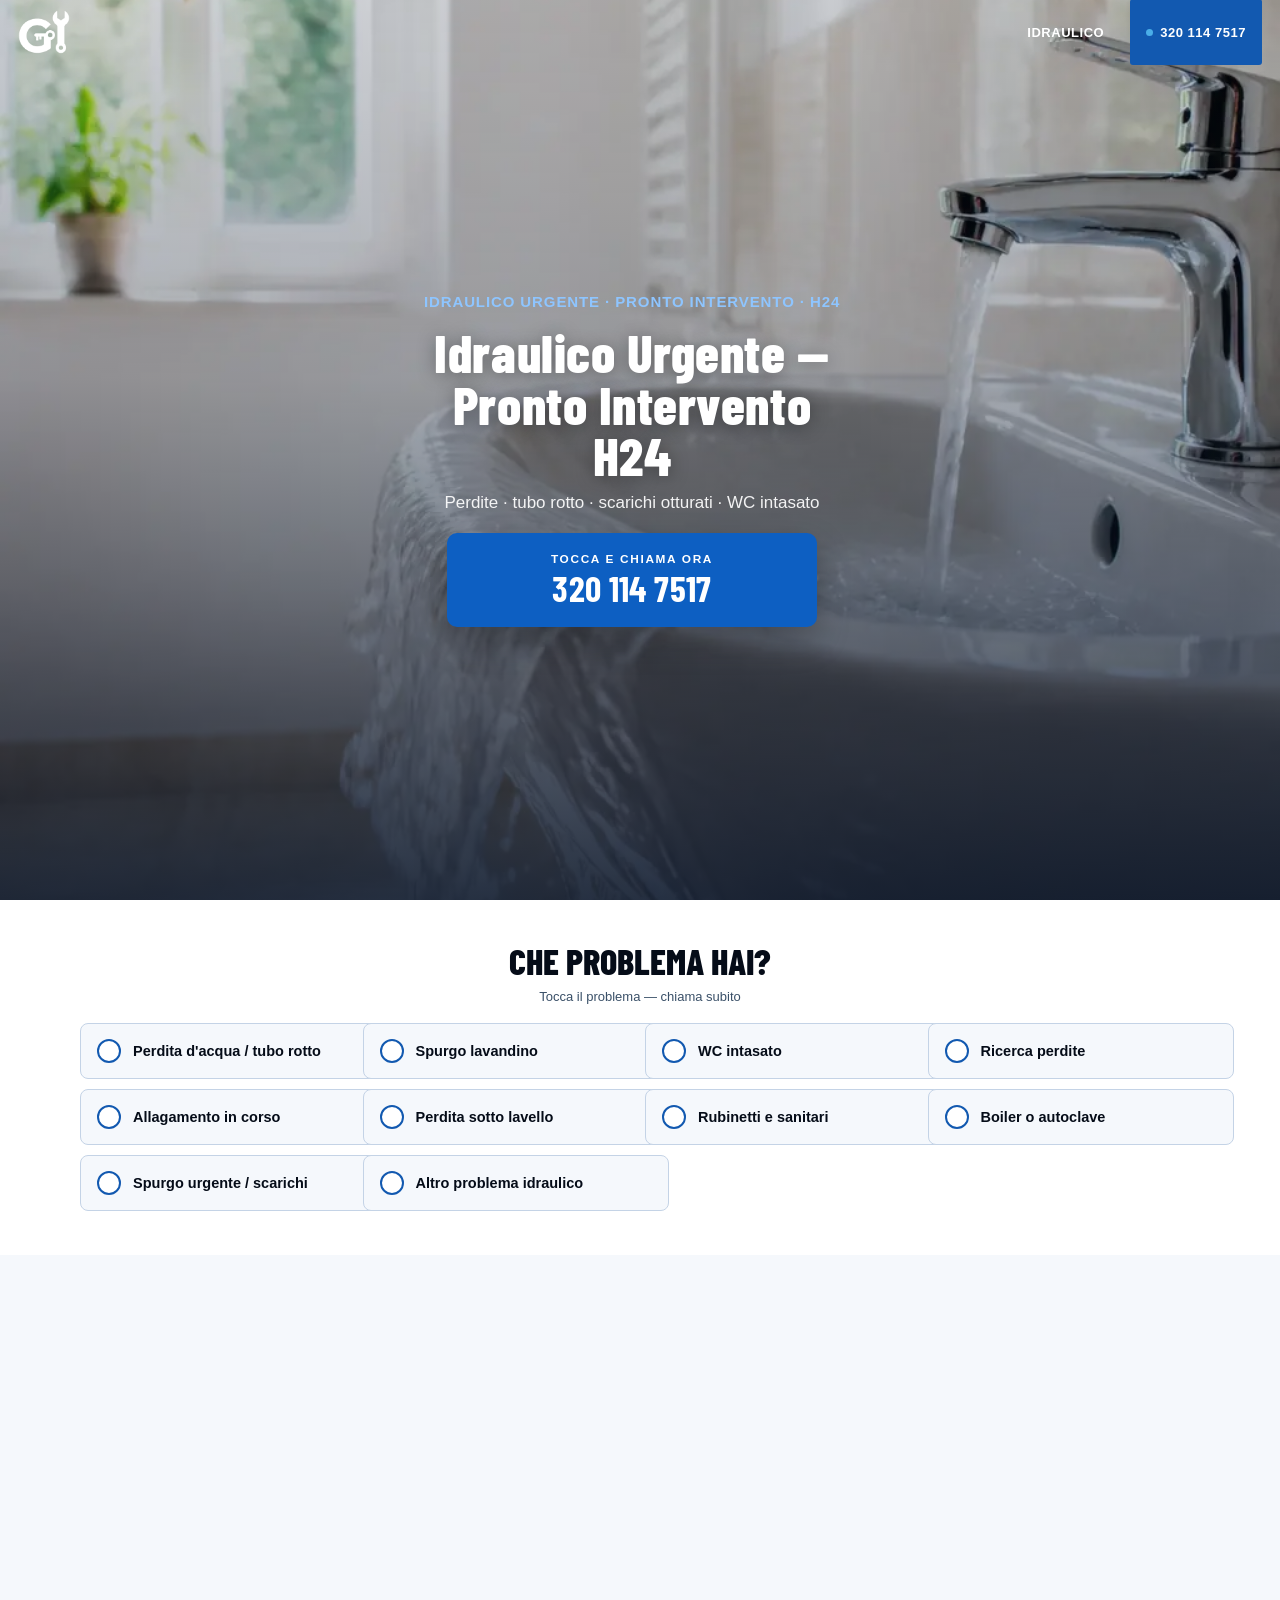
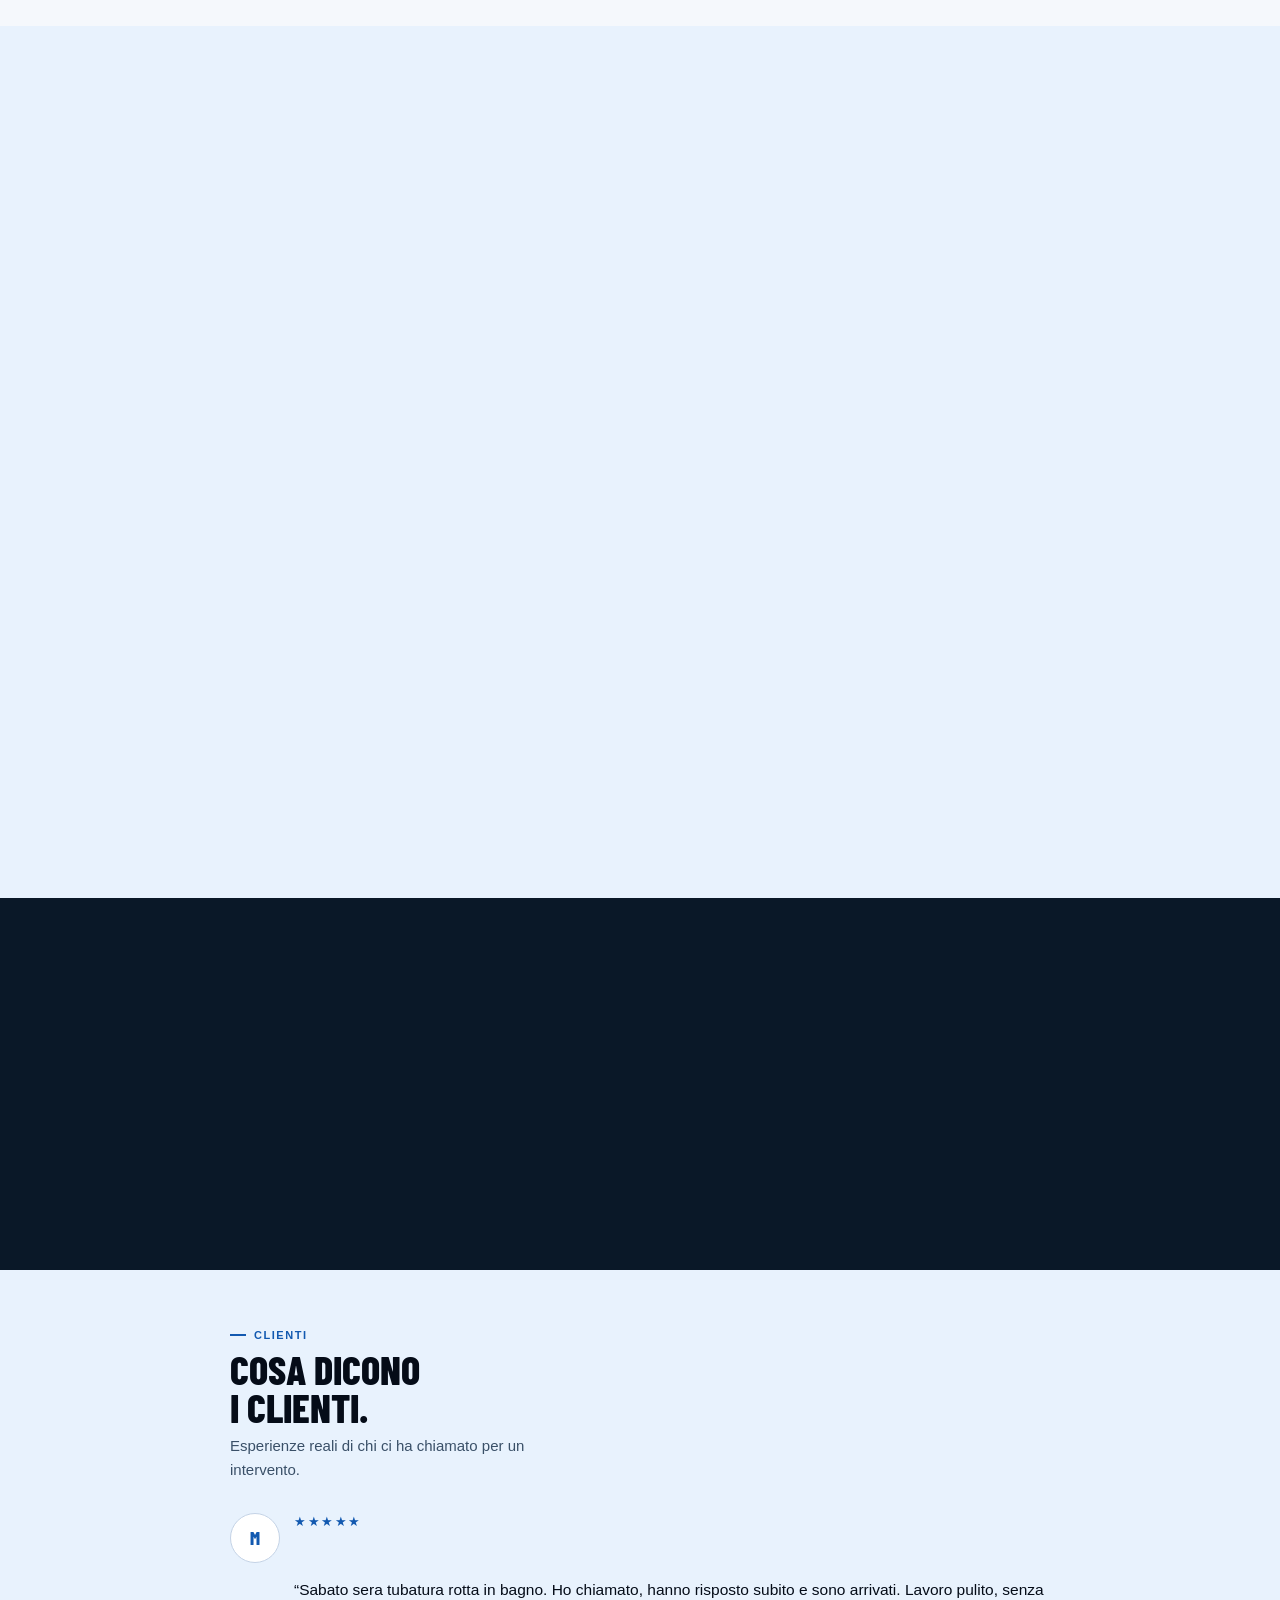
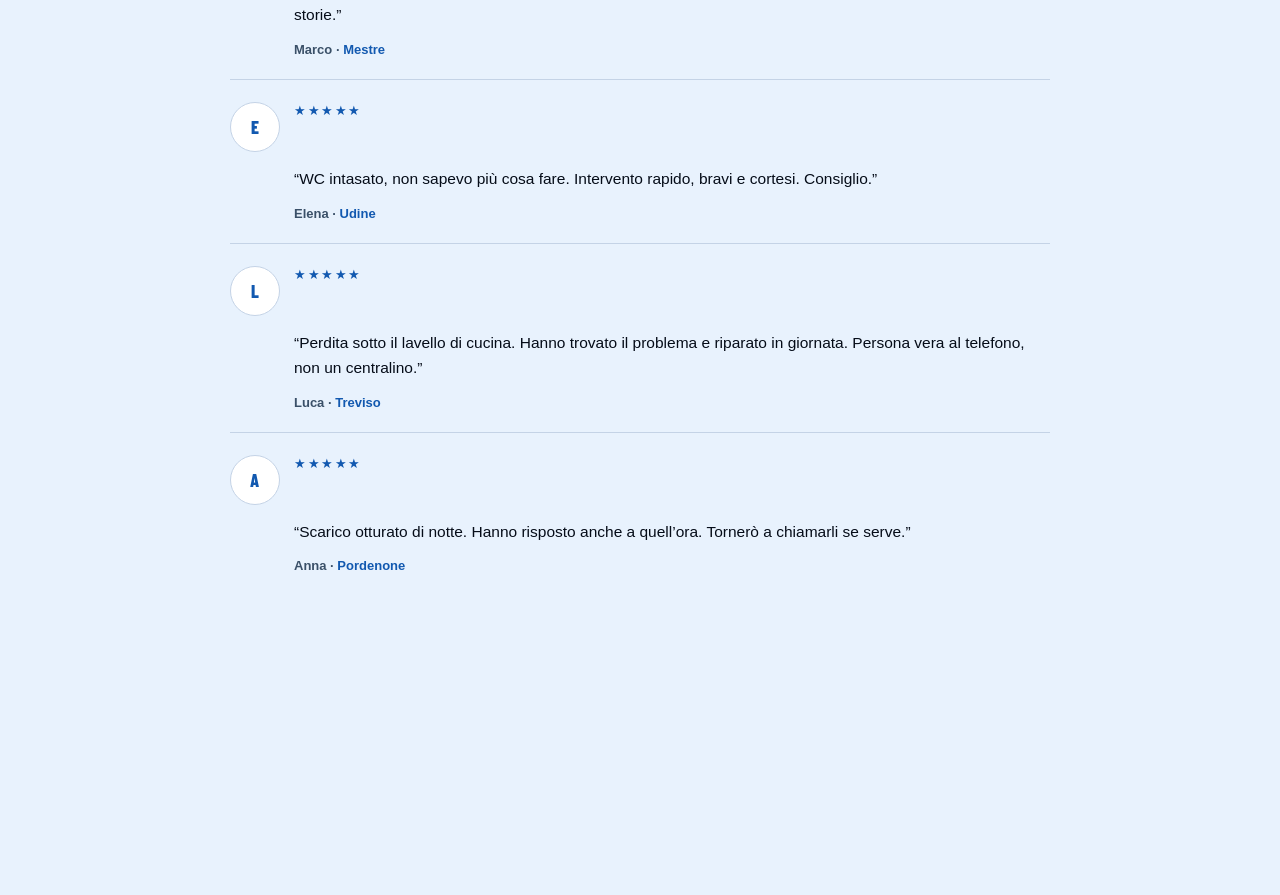
<file: idraulico.html>
<!DOCTYPE html>
<html lang="it" data-gf-qs-ver="20261005psi2">
<head>
<meta charset="utf-8">
<meta name="viewport" content="width=device-width, initial-scale=1">
<title>Idraulico Urgente Pronto Intervento H24 | Chiama 320 114 7517</title>
<meta name="description" content="Idraulico urgente H24: perdite, tubo rotto, scarichi otturati, WC intasato. Chiama 320 114 7517.">
<meta name="robots" content="index, follow, max-image-preview:large">
<link rel="canonical" href="https://interventi-rapidi.it/idraulico.html">
<meta name="theme-color" content="#030912">
<meta name="format-detection" content="telephone=yes">
<meta property="og:type" content="website">
<meta property="og:locale" content="it_IT">
<meta property="og:url" content="https://interventi-rapidi.it/idraulico.html">
<meta property="og:title" content="Idraulico Urgente Pronto Intervento H24 | Chiama 320 114 7517">
<meta property="og:description" content="Idraulico urgente H24: perdite, tubo rotto, scarichi otturati, WC intasato. Chiama 320 114 7517.">
<meta property="og:image" content="https://interventi-rapidi.it/assets/idraulico-hero-bg.jpg">
<link rel="icon" href="/favicon.ico?v=20260919" sizes="any">
<link rel="icon" type="image/png" sizes="32x32" href="/assets/favicon-32x32.png?v=20260919">
<link rel="icon" type="image/png" sizes="16x16" href="/assets/favicon-16x16.png?v=20260919">
<link rel="apple-touch-icon" sizes="180x180" href="/assets/apple-touch-icon.png?v=20260919">
<script>
(function () {
  window.dataLayer = window.dataLayer || [];
  window.gtag = window.gtag || function () { window.dataLayer.push(arguments); };
  if (!window.__gfConsentDefaultsSet) {
    window.__gfConsentDefaultsSet = true;
    window.gtag('consent', 'default', {
      ad_storage: 'granted', ad_user_data: 'granted', ad_personalization: 'granted',
      analytics_storage: 'granted', functionality_storage: 'granted', security_storage: 'granted',
      wait_for_update: 500
    });
    window.gtag('set', 'ads_data_redaction', false);
    window.gtag('set', 'url_passthrough', true);
  }
})();
</script>
<link rel="preconnect" href="https://fonts.googleapis.com">
<link rel="preconnect" href="https://fonts.gstatic.com" crossorigin>
<link rel="preconnect" href="https://www.googletagmanager.com">
<link rel="preload" as="style" href="https://fonts.googleapis.com/css2?family=Barlow+Condensed:wght@800&display=swap" onload="this.onload=null;this.rel='stylesheet'">
<noscript><link rel="stylesheet" href="https://fonts.googleapis.com/css2?family=Barlow+Condensed:wght@800&display=swap"></noscript>
<link rel="preload" href="/assets/idraulico-hero-bg.webp?v=20261005psi2" as="image" type="image/webp">
<style>

.gf-hero-copy,
.gf-page-hero__copy {
  min-height: 300px;
  justify-content: center;
  box-sizing: border-box !important;
  width: 100%;
  margin-left: auto;
  margin-right: auto;
  /* Fix content-box padding overflow (right bias) + slight optical left nudge */
  transform: translateX(-8px);
}
.gf-hero-copy h1,
.gf-page-hero__copy h1 {
  min-height: 2.35em;
}
html, body {
  background: #030912;
}
body { margin: 0; }
a { color: inherit; text-decoration: none; }
a:hover { color: #1a72d4; }
@keyframes gfTicker { from { transform: translateX(0); } to { transform: translateX(-50%); } }
@keyframes gfBlink { 0%, 100% { box-shadow: 0 0 0 0 rgba(34,197,94,0.6); opacity: 1; } 50% { box-shadow: 0 0 0 7px rgba(34,197,94,0); opacity: 0.5; } }
details.gf-faq summary::-webkit-details-marker { display:none; }
details.gf-faq summary::after { content:'+'; font-size:22px; font-weight:400; color:#1259b0; line-height:1; }
details.gf-faq[open] summary::after { content:'\2212'; }

.gf-reviews { padding: 52px 20px; background: var(--ice); }
.gf-reviews__inner { max-width: 820px; margin: 0 auto; }
.gf-reviews__eyebrow {
  display: inline-flex; align-items: center; gap: 8px;
  font-size: 11px; font-weight: 700; letter-spacing: 0.14em;
  text-transform: uppercase; color: var(--blue); margin-bottom: 10px;
}
.gf-reviews__eyebrow span {
  width: 16px; height: 2px; background: var(--blue); flex-shrink: 0;
}
.gf-reviews__title {
  font-family: 'Barlow Condensed', sans-serif; font-weight: 800;
  text-transform: uppercase; font-size: clamp(28px, 5.4vw, 40px);
  line-height: 0.94; margin: 0 0 8px; color: var(--ink);
}
.gf-reviews__sub {
  margin: 0 0 28px; font-size: 15px; line-height: 1.55; color: var(--muted); max-width: 42ch;
}
.gf-reviews__list { display: flex; flex-direction: column; gap: 0; }
.gf-review {
  display: grid;
  grid-template-columns: 48px 1fr;
  gap: 14px 16px;
  padding: 22px 0;
  border-top: 1px solid var(--line);
  align-items: start;
}
.gf-review:first-child { border-top: none; padding-top: 4px; }
.gf-review__mark {
  width: 48px; height: 48px; border-radius: 50%;
  background: #fff; border: 1.5px solid var(--line);
  display: flex; align-items: center; justify-content: center;
  font-family: 'Barlow Condensed', sans-serif; font-weight: 800;
  font-size: 18px; color: var(--blue); letter-spacing: 0.02em;
}
.gf-review__stars {
  grid-column: 2; color: var(--blue); font-size: 13px;
  letter-spacing: 0.12em; line-height: 1; margin: 2px 0 0;
}
.gf-review__text {
  grid-column: 2; margin: 0; font-size: 15.5px; line-height: 1.65;
  color: var(--ink); font-weight: 500;
}
.gf-review__meta {
  grid-column: 2; margin: 0; font-size: 13px; color: var(--muted);
  font-weight: 600;
}
.gf-review__meta em { font-style: normal; color: var(--blue); font-weight: 700; }
@media (max-width: 480px) {
  .gf-review { grid-template-columns: 40px 1fr; gap: 10px 12px; padding: 18px 0; }
  .gf-review__mark { width: 40px; height: 40px; font-size: 15px; }
  .gf-review__text { font-size: 14.5px; }
}

.idra-cta {
  display: flex;
  flex-wrap: wrap;
  align-items: stretch;
  justify-content: center;
  gap: 0.75rem;
  margin-top: 0.25rem;
  width: 100%;
}
.idra-dial {
  display: inline-flex;
  flex-direction: column;
  justify-content: center;
  align-items: center;
  gap: 0.2rem;
  text-decoration: none;
  background: #1259b0;
  color: #fff;
  padding: 1.05rem 1.6rem 1.2rem;
  min-height: 56px;
  border-radius: 4px 4px 4px 28px;
  box-shadow: 0 22px 50px rgba(0, 0, 0, 0.35);
  -webkit-tap-highlight-color: rgba(255,255,255,0.15);
  touch-action: manipulation;
  cursor: pointer;
}
.idra-dial:hover { background: #0d3f80; color: #fff; }
.idra-dial small {
  font-size: 0.68rem;
  font-weight: 700;
  letter-spacing: 0.14em;
  text-transform: uppercase;
  color: #fff; opacity: 1;
  font-family: -apple-system, BlinkMacSystemFont, 'Segoe UI', Roboto, Helvetica, Arial, sans-serif;
}
.idra-dial strong {
  font-family: 'Barlow Condensed', sans-serif;
  font-size: clamp(1.65rem, 5.5vw, 2.8rem);
  font-weight: 700;
  line-height: 1;
  letter-spacing: 0.01em;
}
.gf-hero-services {
  display: grid;
  grid-template-columns: 1fr;
  justify-items: center;
  gap: 12px;
  margin: 0 auto 22px;
  max-width: 200px;
  width: 100%;
}
.gf-hero-svc {
  display: flex;
  flex-direction: column;
  align-items: center;
  gap: 6px;
  text-decoration: none;
  color: #fff;
  padding: 8px 10px 12px;
  border-radius: 12px;
}
.gf-hero-svc svg {
  width: min(160px, 42vw);
  height: auto;
  display: block;
}
.gf-hero-svc span {
  font-family: 'Barlow Condensed', sans-serif;
  font-weight: 800;
  font-size: clamp(18px, 4vw, 24px);
  text-transform: uppercase;
  letter-spacing: 0.04em;
  color: #fff;
}
.gf-hero-svc small {
  font-size: 11px;
  font-weight: 600;
  letter-spacing: 0.08em;
  text-transform: uppercase;
  color: rgba(255,255,255,0.55);
}
.gf-sticky-call {
  position: fixed;
  bottom: 0;
  left: 0;
  right: 0;
  z-index: 400;
  background: #1259b0;
  padding-bottom: env(safe-area-inset-bottom, 0px);
}
.gf-sticky-call > a {
  display: flex;
  align-items: center;
  justify-content: center;
  gap: 8px;
  width: 100%;
  min-height: 56px;
  height: 56px;
  padding: 0 12px;
  margin: 0;
  box-sizing: border-box;
  color: #fff;
  background: #1259b0;
  border-radius: 0;
  line-height: 1;
  -webkit-tap-highlight-color: rgba(255,255,255,0.15);
  touch-action: manipulation;
  cursor: pointer;
  animation: gfStickyPulse 2.6s ease-in-out infinite;
}
.gf-sticky-call > a:hover { background: #0d3f80; color: #fff; }
.gf-sticky-call svg { flex-shrink: 0; display: block; width: 16px; height: 16px; }
.gf-sticky-call strong {
  font-family: 'Barlow Condensed', sans-serif;
  font-weight: 800;
  font-size: clamp(15px, 4.2vw, 20px);
  letter-spacing: 0.03em;
  line-height: 1;
  white-space: nowrap;
  text-align: center;
}
@keyframes gfStickyPulse {
  0%, 100% { box-shadow: inset 0 0 0 0 rgba(74,174,232,0); }
  50% { box-shadow: inset 0 0 28px 0 rgba(74,174,232,0.28); }
}
.idra-wa-btn {
  display: inline-flex;
  align-items: center;
  justify-content: center;
  min-width: 72px;
  padding: 0 1.1rem;
  border-radius: 4px 28px 4px 4px;
  background: #25d366;
  color: #fff;
  text-decoration: none;
  box-shadow: 0 22px 50px rgba(0, 0, 0, 0.28);
}
.idra-wa-btn:hover { background: #1ebe57; color: #fff; }
.idra-wa-btn img { width: 30px; height: 30px; display: block; }
.gf-footer-legal {
  max-width: 1120px;
  margin: 0 auto;
  padding: 18px 20px;
  display: flex;
  flex-wrap: wrap;
  align-items: center;
  justify-content: space-between;
  gap: 10px 20px;
}
.gf-footer-grid {
  display: grid;
  grid-template-columns: 1.35fr 0.7fr 0.95fr 1fr;
  gap: 40px 32px;
  max-width: 1120px;
  margin: 0 auto;
  padding: 52px 20px 40px;
}
@media (max-width:900px) {
  .gf-footer-grid { grid-template-columns: 1fr 1fr; gap: 32px 24px; padding: 40px 20px 32px; }
  .gf-footer-legal { padding-bottom: calc(18px + 48px + env(safe-area-inset-bottom)); }
}
@media (max-width:640px) {
  #top.gf-page-hero {
    min-height: 100svh !important;
    height: auto !important;
    padding: 10px 0 calc(56px + env(safe-area-inset-bottom, 0px) + 8px) !important;
  }
  #top.gf-page-hero .gf-page-hero__visual { width: min(88vw, 400px) !important; top: 48% !important; }
  #top.gf-page-hero .gf-page-hero__copy { padding: 20px 18px 52px !important; }
  .gf-footer-grid { grid-template-columns: 1fr; gap: 28px; }
}
@media (min-width:641px) {
  #top.gf-page-hero {
    min-height: 100vh !important;
    min-height: 100svh !important;
  }
}
/* gf-desktop-hero — pack higher so dial+WA fully above fold */
@media (min-width:768px) {
  #top.gf-page-hero {
    min-height: 100svh !important;
    height: 100svh !important;
    max-height: 100svh !important;
    padding: 28px 0 24px !important;
    box-sizing: border-box !important;
    align-items: center !important;
    justify-content: center !important;
    overflow: hidden !important;
  }
  #top.gf-page-hero .gf-page-hero__visual {
    width: min(48vw, 520px) !important;
    top: 46% !important;
    opacity: 0.46 !important;
  }
  #top.gf-page-hero .gf-page-hero__copy {
    max-width: 920px !important;
    padding: 28px 40px 12px !important;
    justify-content: center !important;
    box-sizing: border-box !important;
    margin-left: auto !important;
    margin-right: auto !important;
    align-items: center !important;
    text-align: center !important;
  }
  #top.gf-page-hero .gf-page-hero__copy > div:first-child {
    font-size: 15px !important;
    margin-bottom: 10px !important;
    padding-bottom: 6px !important;
  }
  #top.gf-page-hero h1 {
    font-size: clamp(2.7rem, 4.2vw, 4rem) !important;
    line-height: 0.96 !important;
    margin: 0 auto 10px !important; text-align: center !important;
    max-width: 16ch !important;
  }
  #top.gf-page-hero .gf-page-hero__copy > p {
    font-size: 17px !important;
    line-height: 1.4 !important;
    margin: 0 auto 18px !important; text-align: center !important;
    max-width: 420px !important;
  }
  #top.gf-page-hero .idra-cta {
    gap: 0.85rem !important;
    width: auto !important;
    margin-top: 0 !important;
  }
  #top.gf-page-hero .idra-dial {
    padding: 1.15rem 2.2rem 1.25rem !important;
    min-width: 300px !important;
  }
  #top.gf-page-hero .idra-dial small {
    font-size: 0.74rem !important;
    letter-spacing: 0.14em !important;
  }
  #top.gf-page-hero .idra-dial strong {
    font-size: clamp(2.1rem, 2.8vw, 2.8rem) !important;
  }
  #top.gf-page-hero .idra-wa-btn {
    min-width: 92px !important;
    padding: 0 1.35rem !important;
  }
  #top.gf-page-hero .idra-wa-btn img {
    width: 36px !important;
    height: 36px !important;
  }
}
/* /gf-desktop-hero */

/* Sticky bar taller for Ads CTA + safe body pad */
body { padding-bottom: 58px; }
@media (min-width: 901px) { body { padding-bottom: 0; } }
.gf-sticky-call { z-index: 520; }
.gf-sticky-call > a { height: 56px; gap: 10px; }

/* Mobile first-screen fit: hero + Chiama + numero fully visible (above sticky) */
@media (max-width: 900px) {
  .gf-page-hero__copy { min-height: 0 !important; }
  .gf-page-hero__copy h1 { min-height: 0 !important; }
  #top.gf-page-hero {
    /* Dark continuous to sticky: sticky overlays bottom pad — no paper white gap */
    min-height: 100svh !important;
    height: auto !important;
    padding: 10px 0 calc(56px + env(safe-area-inset-bottom, 0px) + 8px) !important;
    box-sizing: border-box !important;
    align-items: center !important;
    justify-content: center !important;
    overflow: hidden !important;
  }
  body.gf-has-live-avail #top.gf-page-hero {
    padding-top: 44px !important;
  }
  #top.gf-page-hero .gf-page-hero__visual {
    width: min(62vw, 260px) !important;
    top: 46% !important;
    opacity: 0.26 !important;
  }
  #top.gf-page-hero .gf-page-hero__copy {
    padding: 4px 14px 2px !important;
    justify-content: center !important;
    box-sizing: border-box !important;
    margin-left: auto !important;
    margin-right: auto !important;
    align-items: center !important;
    text-align: center !important;
    gap: 0 !important;
  }
  #top.gf-page-hero .gf-page-hero__copy > div:first-child {
    font-size: 14px !important;
    margin-bottom: 8px !important;
    padding-bottom: 5px !important;
  }
  #top.gf-page-hero h1 {
    font-size: clamp(2rem, 8.2vw, 2.75rem) !important;
    font-weight: 800 !important;
    line-height: 1.02 !important;
    margin: 0 auto 8px !important; text-align: center !important;
    max-width: 16ch !important;
  }
  #top.gf-page-hero .gf-page-hero__copy > p {
    font-size: 17px !important;
    line-height: 1.3 !important;
    margin: 0 auto 14px !important; text-align: center !important;
    max-width: 30ch !important;
  }
  #top.gf-page-hero .idra-cta {
    margin-top: 0 !important;
    width: 100% !important;
    max-width: 360px !important;
    margin-left: auto !important;
    margin-right: auto !important;
    justify-content: center !important;
  }
  #top.gf-page-hero .idra-dial {
    width: 100% !important;
    min-width: 0 !important;
    padding: 1rem 1.35rem 1.1rem !important;
    min-height: 64px !important;
  }
  #top.gf-page-hero .idra-dial small {
    font-size: 0.76rem !important;
    letter-spacing: 0.12em !important;
  }
  #top.gf-page-hero .idra-dial strong {
    font-size: clamp(1.9rem, 7.5vw, 2.55rem) !important;
    font-weight: 800 !important;
  }
  #top.gf-page-hero .idra-wa-btn {
    min-width: 60px !important;
    padding: 0 0.75rem !important;
  }
  #top.gf-page-hero .idra-wa-btn img {
    width: 28px !important;
    height: 28px !important;
  }
}

/* Mobile fold pack: H1+CTA solid block ending ~16px above sticky — phones only */
@media (max-width: 640px) {
  #top.gf-page-hero {
    display: flex !important;
    flex-direction: column !important;
    align-items: center !important;
    justify-content: flex-end !important;
    min-height: 100svh !important;
    height: auto !important;
    padding: 12px 0 calc(56px + env(safe-area-inset-bottom, 0px) + 16px) !important;
    box-sizing: border-box !important;
  }
  body.gf-has-live-avail #top.gf-page-hero {
    padding-top: 52px !important;
  }
  #top.gf-page-hero .gf-page-hero__copy {
    width: 100% !important;
    margin-top: 0 !important;
    margin-bottom: 0 !important;
    padding: 4px 14px 0 !important;
    justify-content: flex-end !important;
  }
  #top.gf-page-hero .gf-page-hero__visual {
    top: 40% !important;
  }
}

@media (min-width:901px) { .gf-sticky-call { display: none !important; } }
@media (prefers-reduced-motion: reduce) { * { animation: none !important; } .gf-sticky-call > a { animation: none !important; } }
a, button, input, select, textarea, .idra-dial, .idra-wa-btn { touch-action: manipulation; }
img { max-width: 100%; height: auto; }

.gf-h1:hover{background:var(--blue-d); color:#fff;}
.gf-h2:hover{border-color:var(--blue); background:var(--ice);}
.gf-h3:hover{border-color:var(--blue); background:var(--ice);}
.gf-h4:hover{border-color:var(--blue); background:var(--ice);}
.gf-h5:hover{border-color:var(--blue); background:var(--ice);}
.gf-h6:hover{border-color:var(--blue); background:var(--ice);}
.gf-h7:hover{border-color:var(--blue); background:var(--ice);}
.gf-h8:hover{border-color:var(--blue); background:var(--ice);}
.gf-h9:hover{border-color:var(--blue); background:var(--ice);}
.gf-h10:hover{border-color:var(--blue); background:var(--ice);}
.gf-h11:hover{border-color:var(--blue); background:var(--ice);}
.gf-h12:hover{background:var(--ice); color:var(--text);}
.gf-h13:hover{background:var(--ice); color:var(--text);}
.gf-h14:hover{background:var(--ice); color:var(--text);}
.gf-h15:hover{background:var(--ice); color:var(--text);}
.gf-h16:hover{background:var(--blue-d); color:#fff;}
.gf-h17:hover{color:var(--blue-l);}
.gf-h18:hover{background:var(--blue-d);}
.gf-h19:hover{color:#fff;}
.gf-h20:hover{color:#fff;}
.gf-h21:hover{color:#fff;}
.gf-h22:hover{color:#fff;}
.gf-h23:hover{color:#fff;}
.gf-h24:hover{color:#fff;}
.gf-h25:hover{color:#fff;}
.gf-h26:hover{color:#fff;}
.gf-h27:hover{opacity:0.85;}
.gf-h28:hover{color:rgba(255,255,255,0.85);}
.gf-h29:hover{background:var(--blue-d); color:#fff;}
/* qsmax */
#servizi,#come-lavoro,#chi-siamo,#faq,#contatti{content-visibility:auto;contain-intrinsic-size:1px 800px;}
html,body{margin:0}
</style>
<script type="application/ld+json">
{
  "@context": "https://schema.org",
  "@type": "EmergencyService",
  "name": "Interventi Rapidi — Idraulico Urgente",
  "telephone": "+393201147517",
  "url": "https://interventi-rapidi.it/idraulico.html",
  "image": "https://interventi-rapidi.it/assets/idraulico-hero-bg.jpg",
  "description": "Idraulico urgente H24: perdite, tubo rotto, scarichi otturati, WC intasato. Chiama 320 114 7517.",
  "areaServed": "IT",
  "availableLanguage": "it"
}
</script>
<script src="/geo-ne.js?v=20261005psi2" defer></script>
<script src="/ads-geo.js?v=20261005psi2" defer></script>
<script src="/ads-qs-match.js?v=20261005psi2" defer></script>
<script src="/tracking-config.js?v=20261005psi2" defer></script>
<script src="/consent-ads.js?v=20261005psi3" defer></script>
</head>
<body>
<div id="gf-ads-phone-seed" style="position:fixed;left:-9999px;top:0;z-index:-1;width:280px;height:auto;padding:6px;font:14px/1.4 sans-serif;pointer-events:none;">
  Emergenza casa H24 — chiama <a data-gf-phone-track="phone_click_contatto" href="tel:+393201147517">320 114 7517</a>
</div>
<div style="--ink:#050c18; --ink2:#0a1828; --deep:#030912; --paper:#f5f8fc; --paper2:#ffffff; --ice:#e8f2fd; --line:#c4d3e6; --blue:#1259b0; --blue-d:#0d3f80; --blue-l:#6BB5FF; --aqua:#4aaee8; --text:#0a1828; --muted:#3a5068; --wa:#25d366; --wa-d:#1fb558; font-family:-apple-system,BlinkMacSystemFont,'Segoe UI',Roboto,Helvetica,Arial,sans-serif; background:var(--paper); color:var(--text); overflow-x:hidden; width:100%; padding-top:0;
">

  <nav style="position:fixed; top:0; left:0; right:0; z-index:500; height:64px; display:flex; align-items:center; gap:12px; padding:0 18px; background:transparent; border-bottom:0; backdrop-filter:none;">
    <a href="index.html" style="display:flex; align-items:center; min-width:0;"><img src="assets/logo-white-160.png" alt="Gianfranco Tuttofare &mdash; Idraulico urgente H24" width="160" height="135" decoding="async" fetchpriority="low" style="height:44px; width:auto; flex-shrink:0;"></a>
    <div style="display:flex; align-items:center; gap:14px; margin-left:auto; margin-right:14px;">
      <a href="idraulico.html" style="font-size:13px; font-weight:700; letter-spacing:0.04em; text-transform:uppercase; color:#fff;">Idraulico</a>
    </div>
    <a class="gf-h1" data-gf-phone-track="phone_click_hero" href="tel:+393201147517" aria-label="Chiama subito 320 114 7517" style="display:inline-flex; align-items:center; gap:7px; background:var(--blue); color:#fff; padding:11px 16px; min-height:44px; border-radius:3px; font-size:13px; font-weight:700; letter-spacing:0.04em; white-space:nowrap; flex-shrink:0;">
      <span style="width:7px; height:7px; border-radius:50%; background:var(--aqua); flex-shrink:0;"></span>320 114 7517
    </a>
  </nav>

  <main id="main-content">
  <section id="top" class="gf-page-hero gf-page-hero--photo" style="position:relative; min-height:100vh; min-height:100svh; display:flex; align-items:flex-end; justify-content:center; overflow:hidden; background:#0b1a2e url(assets/idraulico-hero-bg.webp?v=20261005psi2) center 40%/cover no-repeat; padding:20px 0 24px; box-sizing:border-box;">
    <div style="position:absolute; inset:0; background:linear-gradient(180deg, rgba(8,20,40,0.2) 0%, rgba(8,20,40,0.35) 42%, rgba(8,20,40,0.88) 100%); pointer-events:none; z-index:1;"></div>
    <div class="gf-page-hero__copy" style="position:relative; z-index:2; box-sizing:border-box; width:100%; max-width:640px; margin:0 auto; padding:20px 18px 12px; display:flex; flex-direction:column; align-items:center; text-align:center;">
      <div id="gf-hero-eyebrow" style="font-size:12px; font-weight:700; letter-spacing:0.06em; text-transform:uppercase; color:#8ec5ff; margin-bottom:10px;">Idraulico urgente · Pronto intervento idraulico · H24</div>
      <h1 style="font-family:'Barlow Condensed',sans-serif; font-weight:800; color:#fff; font-size:clamp(2rem,7.5vw,3.4rem); line-height:0.96; margin:0 0 10px; letter-spacing:0.01em; max-width:18ch; text-shadow:0 2px 18px rgba(0,0,0,0.35);">
        <span id="gf-hero-title">Idraulico Urgente — Pronto Intervento H24</span>
      </h1>
      <p id="gf-hero-sub" style="margin:0 0 14px; font-size:15px; line-height:1.4; color:rgba(255,255,255,0.92); max-width:36ch;">Perdite · tubo rotto · scarichi otturati · WC intasato</p>
      <p class="gf-geo-avail" data-gf-geo-avail hidden></p>
      <div class="idra-cta" style="margin-top:2px; width:100%; max-width:340px;">
        <a data-gf-phone-track="phone_click_hero" class="idra-dial" href="tel:+393201147517" aria-label="Tocca e chiama 320 114 7517" style="width:100%; border-radius:10px; background:#0d5fc2; box-shadow:0 14px 32px rgba(0,0,0,0.28);">
          <small>Tocca e chiama ora</small>
          <strong>320 114 7517</strong>
        </a>
      </div>
    </div>
  </section>
<section id="problema" style="padding:44px 20px; background:#fff;">
    <div style="max-width:1120px; margin:0 auto;">
      <h2 style="font-family:'Barlow Condensed',sans-serif; font-weight:800; text-transform:uppercase; font-size:clamp(26px,5vw,36px); line-height:0.94; margin:0 0 18px; color:var(--ink); text-align:center;">Che problema hai?</h2>
      <p style="text-align:center; font-size:13px; color:var(--muted); margin:-8px 0 16px; line-height:1.45;">Tocca il problema — chiama subito</p>
            <div style="display:grid; grid-template-columns:repeat(auto-fit,minmax(220px,1fr)); gap:10px;">
          <a class="gf-h2" href="tel:+393201147517" data-gf-phone-track="phone_click_problema" data-gf-pick="Perdita d'acqua / tubo rotto" style="display:flex; text-decoration:none; color:inherit; align-items:center; gap:12px; text-align:left; width:100%; background:var(--paper); border:1.5px solid var(--line); border-radius:8px; padding:15px 16px; font-family:inherit; font-size:14.5px; font-weight:600; color:var(--ink); cursor:pointer;" role="button">
            <span style="flex-shrink:0; width:20px; height:20px; border-radius:50%; border:2px solid var(--blue); background:#fff;"></span>
            Perdita d'acqua / tubo rotto
          </a>
          <a class="gf-h3" href="tel:+393201147517" data-gf-phone-track="phone_click_problema" data-gf-pick="Spurgo lavandino" style="display:flex; text-decoration:none; color:inherit; align-items:center; gap:12px; text-align:left; width:100%; background:var(--paper); border:1.5px solid var(--line); border-radius:8px; padding:15px 16px; font-family:inherit; font-size:14.5px; font-weight:600; color:var(--ink); cursor:pointer;" role="button">
            <span style="flex-shrink:0; width:20px; height:20px; border-radius:50%; border:2px solid var(--blue); background:#fff;"></span>
            Spurgo lavandino
          </a>
          <a class="gf-h4" href="tel:+393201147517" data-gf-phone-track="phone_click_problema" data-gf-pick="WC intasato" style="display:flex; text-decoration:none; color:inherit; align-items:center; gap:12px; text-align:left; width:100%; background:var(--paper); border:1.5px solid var(--line); border-radius:8px; padding:15px 16px; font-family:inherit; font-size:14.5px; font-weight:600; color:var(--ink); cursor:pointer;" role="button">
            <span style="flex-shrink:0; width:20px; height:20px; border-radius:50%; border:2px solid var(--blue); background:#fff;"></span>
            WC intasato
          </a>
          <a class="gf-h5" href="tel:+393201147517" data-gf-phone-track="phone_click_problema" data-gf-pick="Ricerca perdite" style="display:flex; text-decoration:none; color:inherit; align-items:center; gap:12px; text-align:left; width:100%; background:var(--paper); border:1.5px solid var(--line); border-radius:8px; padding:15px 16px; font-family:inherit; font-size:14.5px; font-weight:600; color:var(--ink); cursor:pointer;" role="button">
            <span style="flex-shrink:0; width:20px; height:20px; border-radius:50%; border:2px solid var(--blue); background:#fff;"></span>
            Ricerca perdite
          </a>
          <a class="gf-h6" href="tel:+393201147517" data-gf-phone-track="phone_click_problema" data-gf-pick="Allagamento in corso" style="display:flex; text-decoration:none; color:inherit; align-items:center; gap:12px; text-align:left; width:100%; background:var(--paper); border:1.5px solid var(--line); border-radius:8px; padding:15px 16px; font-family:inherit; font-size:14.5px; font-weight:600; color:var(--ink); cursor:pointer;" role="button">
            <span style="flex-shrink:0; width:20px; height:20px; border-radius:50%; border:2px solid var(--blue); background:#fff;"></span>
            Allagamento in corso
          </a>
          <a class="gf-h7" href="tel:+393201147517" data-gf-phone-track="phone_click_problema" data-gf-pick="Perdita sotto lavello" style="display:flex; text-decoration:none; color:inherit; align-items:center; gap:12px; text-align:left; width:100%; background:var(--paper); border:1.5px solid var(--line); border-radius:8px; padding:15px 16px; font-family:inherit; font-size:14.5px; font-weight:600; color:var(--ink); cursor:pointer;" role="button">
            <span style="flex-shrink:0; width:20px; height:20px; border-radius:50%; border:2px solid var(--blue); background:#fff;"></span>
            Perdita sotto lavello
          </a>
          <a class="gf-h8" href="tel:+393201147517" data-gf-phone-track="phone_click_problema" data-gf-pick="Rubinetti e sanitari" style="display:flex; text-decoration:none; color:inherit; align-items:center; gap:12px; text-align:left; width:100%; background:var(--paper); border:1.5px solid var(--line); border-radius:8px; padding:15px 16px; font-family:inherit; font-size:14.5px; font-weight:600; color:var(--ink); cursor:pointer;" role="button">
            <span style="flex-shrink:0; width:20px; height:20px; border-radius:50%; border:2px solid var(--blue); background:#fff;"></span>
            Rubinetti e sanitari
          </a>
          <a class="gf-h9" href="tel:+393201147517" data-gf-phone-track="phone_click_problema" data-gf-pick="Boiler o autoclave" style="display:flex; text-decoration:none; color:inherit; align-items:center; gap:12px; text-align:left; width:100%; background:var(--paper); border:1.5px solid var(--line); border-radius:8px; padding:15px 16px; font-family:inherit; font-size:14.5px; font-weight:600; color:var(--ink); cursor:pointer;" role="button">
            <span style="flex-shrink:0; width:20px; height:20px; border-radius:50%; border:2px solid var(--blue); background:#fff;"></span>
            Boiler o autoclave
          </a>
          <a class="gf-h10" href="tel:+393201147517" data-gf-phone-track="phone_click_problema" data-gf-pick="Spurgo urgente / scarichi" style="display:flex; text-decoration:none; color:inherit; align-items:center; gap:12px; text-align:left; width:100%; background:var(--paper); border:1.5px solid var(--line); border-radius:8px; padding:15px 16px; font-family:inherit; font-size:14.5px; font-weight:600; color:var(--ink); cursor:pointer;" role="button">
            <span style="flex-shrink:0; width:20px; height:20px; border-radius:50%; border:2px solid var(--blue); background:#fff;"></span>
            Spurgo urgente / scarichi
          </a>
          <a class="gf-h11" href="tel:+393201147517" data-gf-phone-track="phone_click_problema" data-gf-pick="Altro problema idraulico" style="display:flex; text-decoration:none; color:inherit; align-items:center; gap:12px; text-align:left; width:100%; background:var(--paper); border:1.5px solid var(--line); border-radius:8px; padding:15px 16px; font-family:inherit; font-size:14.5px; font-weight:600; color:var(--ink); cursor:pointer;" role="button">
            <span style="flex-shrink:0; width:20px; height:20px; border-radius:50%; border:2px solid var(--blue); background:#fff;"></span>
            Altro problema idraulico
          </a>
      </div>
    </div>
  </section>

  <section id="servizi" style="padding:56px 20px;">
    <div style="max-width:1120px; margin:0 auto;">
      <div style="display:inline-flex; align-items:center; gap:8px; font-size:11px; font-weight:700; letter-spacing:0.14em; text-transform:uppercase; color:var(--blue); margin-bottom:10px;"><span style="width:16px; height:2px; background:var(--blue); flex-shrink:0;"></span>I nostri servizi</div>
      <h2 style="font-family:'Barlow Condensed',sans-serif; font-weight:800; text-transform:uppercase; font-size:clamp(28px,5.4vw,40px); line-height:0.94; margin:0 0 12px; color:var(--ink);">Idraulico urgente.<br>Pronto intervento H24.</h2>
      <p style="color:var(--muted); font-size:15px; line-height:1.75; max-width:560px; margin:0;">Idraulico urgente e pronto intervento H24: riparazioni, perdite d'acqua, spurgo lavandino, WC intasato, ricerca perdite e scarichi otturati. Chiama subito il 320 114 7517.</p>
      <div style="display:grid; grid-template-columns:1fr 1fr; gap:1.5px; background:var(--line); margin-top:26px; border:1px solid var(--line);">
        <a class="gf-h12" data-gf-phone-track="phone_click_urgenza" href="tel:+393201147517" style="display:block; background:#fff; padding:26px 24px;">
          <div style="font-family:'Barlow Condensed',sans-serif; font-size:42px; font-weight:900; color:#1259b0; line-height:1; margin-bottom:6px;">01</div>
          <h3 style="font-family:'Barlow Condensed',sans-serif; font-size:19px; font-weight:800; text-transform:uppercase; letter-spacing:0.02em; color:var(--ink); margin:0 0 7px;">Idraulico Urgente H24</h3>
          <p style="font-size:13px; color:var(--muted); line-height:1.7; margin:0 0 14px;">Idraulico urgente e pronto intervento per tubo rotto, allagamento o guasto improvviso. Rispondiamo H24, tutti i giorni.</p>
          <span style="font-size:12px; font-weight:700; color:var(--blue); text-transform:uppercase; letter-spacing:0.05em;">Chiama un idraulico urgente &rarr;</span>
        </a>
        <a class="gf-h13" data-gf-phone-track="phone_click_perdite" href="tel:+393201147517" style="display:block; background:#fff; padding:26px 24px;">
          <div style="font-family:'Barlow Condensed',sans-serif; font-size:42px; font-weight:900; color:#1259b0; line-height:1; margin-bottom:6px;">02</div>
          <h3 style="font-family:'Barlow Condensed',sans-serif; font-size:19px; font-weight:800; text-transform:uppercase; letter-spacing:0.02em; color:var(--ink); margin:0 0 7px;">Ricerca Perdite</h3>
          <p style="font-size:13px; color:var(--muted); line-height:1.7; margin:0 0 14px;">Ricerca perdite visibili o nascoste: individuiamo il punto esatto e ripariamo senza rompere tutta casa.</p>
          <span style="font-size:12px; font-weight:700; color:var(--blue); text-transform:uppercase; letter-spacing:0.05em;">Chiama per ricerca perdite &rarr;</span>
        </a>
        <a class="gf-h14" data-gf-phone-track="phone_click_scarichi" href="tel:+393201147517" style="display:block; background:#fff; padding:26px 24px;">
          <div style="font-family:'Barlow Condensed',sans-serif; font-size:42px; font-weight:900; color:#1259b0; line-height:1; margin-bottom:6px;">03</div>
          <h3 style="font-family:'Barlow Condensed',sans-serif; font-size:19px; font-weight:800; text-transform:uppercase; letter-spacing:0.02em; color:var(--ink); margin:0 0 7px;">Spurgo Lavandino e WC</h3>
          <p style="font-size:13px; color:var(--muted); line-height:1.7; margin:0 0 14px;">Spurgo lavandino, WC intasato, scarichi otturati. Attrezzatura professionale da spurgo, pronto intervento.</p>
          <span style="font-size:12px; font-weight:700; color:var(--blue); text-transform:uppercase; letter-spacing:0.05em;">Chiama per spurgo lavandino &rarr;</span>
        </a>
        <a class="gf-h15" data-gf-phone-track="phone_click_generico" href="tel:+393201147517" style="display:block; background:#fff; padding:26px 24px;">
          <div style="font-family:'Barlow Condensed',sans-serif; font-size:42px; font-weight:900; color:#1259b0; line-height:1; margin-bottom:6px;">04</div>
          <h3 style="font-family:'Barlow Condensed',sans-serif; font-size:19px; font-weight:800; text-transform:uppercase; letter-spacing:0.02em; color:var(--ink); margin:0 0 7px;">Chiama Ora — 320</h3>
          <p style="font-size:13px; color:var(--muted); line-height:1.7; margin:0 0 14px;">Pronto intervento urgente H24. Tocca e chiama subito.</p>
          <span style="font-size:12px; font-weight:700; color:var(--blue); text-transform:uppercase; letter-spacing:0.05em;">Tocca e chiama 320 114 7517 &rarr;</span>
        </a>
      </div>
    </div>
  </section>

  <section id="come-lavoro" style="padding:56px 20px; background:var(--ice);">
    <div style="max-width:1120px; margin:0 auto;">
      <div style="display:inline-flex; align-items:center; gap:8px; font-size:11px; font-weight:700; letter-spacing:0.14em; text-transform:uppercase; color:var(--blue); margin-bottom:10px;"><span style="width:16px; height:2px; background:var(--blue); flex-shrink:0;"></span>Come lavoriamo</div>
      <h2 style="font-family:'Barlow Condensed',sans-serif; font-weight:800; text-transform:uppercase; font-size:clamp(28px,5.4vw,40px); line-height:0.94; margin:0 0 8px; color:var(--ink);">Tre passaggi.<br>Nessuna sorpresa.</h2>
      <div style="display:grid; grid-template-columns:repeat(auto-fit,minmax(230px,1fr)); border:1px solid var(--line); margin-top:22px; background:#fff;">
        <div style="padding:26px 22px; border-bottom:1px solid var(--line);">
          <div style="font-family:'Barlow Condensed',sans-serif; font-size:40px; font-weight:900; color:#1259b0; line-height:1; margin-bottom:8px;">01</div>
          <div style="font-family:'Barlow Condensed',sans-serif; font-size:16px; font-weight:800; text-transform:uppercase; letter-spacing:0.03em; color:var(--ink); margin-bottom:5px;">Ci chiami</div>
          <p style="font-size:13px; color:var(--muted); line-height:1.7; margin:0;">Rispondiamo subito e ci racconti il problema in due minuti.</p>
        </div>
        <div style="padding:26px 22px; border-bottom:1px solid var(--line);">
          <div style="font-family:'Barlow Condensed',sans-serif; font-size:40px; font-weight:900; color:#1259b0; line-height:1; margin-bottom:8px;">02</div>
          <div style="font-family:'Barlow Condensed',sans-serif; font-size:16px; font-weight:800; text-transform:uppercase; letter-spacing:0.03em; color:var(--ink); margin-bottom:5px;">Arriviamo</div>
          <p style="font-size:13px; color:var(--muted); line-height:1.7; margin:0;">Il prima possibile, in base a traffico e distanza, con l'attrezzatura giusta per il guasto.</p>
        </div>
        <div style="padding:26px 22px; border-bottom:1px solid var(--line);">
          <div style="font-family:'Barlow Condensed',sans-serif; font-size:40px; font-weight:900; color:#1259b0; line-height:1; margin-bottom:8px;">03</div>
          <div style="font-family:'Barlow Condensed',sans-serif; font-size:16px; font-weight:800; text-transform:uppercase; letter-spacing:0.03em; color:var(--ink); margin-bottom:5px;">Risolviamo</div>
          <p style="font-size:13px; color:var(--muted); line-height:1.7; margin:0;">Ti diciamo il costo prima di iniziare. Nessuna sorpresa alla fine del lavoro.</p>
        </div>
      </div>
    </div>
  </section>


  <section id="chi-siamo" style="background:var(--ink2);">
    <div style="max-width:1120px; margin:0 auto; display:grid; grid-template-columns:repeat(auto-fit,minmax(300px,1fr));">
      <div style="padding:52px 24px;">
        <div style="display:inline-flex; align-items:center; gap:8px; font-size:11px; font-weight:700; letter-spacing:0.14em; text-transform:uppercase; color:rgba(255,255,255,0.78); margin-bottom:10px;"><span style="width:16px; height:2px; background:rgba(255,255,255,0.35); flex-shrink:0;"></span>Perché chiamare noi</div>
        <h2 style="font-family:'Barlow Condensed',sans-serif; font-weight:800; text-transform:uppercase; font-size:clamp(28px,5.4vw,40px); line-height:0.94; margin:0 0 14px; color:#fff;">Una voce vera.<br>Un intervento vero.</h2>
        <p style="font-size:15px; line-height:1.7; color:rgba(255,255,255,0.78); margin:0 0 20px;">Chiami un idraulico urgente: rispondiamo subito. Pronto intervento senza centralino, anche per WC intasato e ricerca perdite.</p>
        <div style="display:flex; flex-direction:column; gap:11px;">
          <div style="display:flex; align-items:flex-start; gap:11px; font-size:13.5px; color:rgba(255,255,255,0.72);"><span style="flex-shrink:0; width:17px; height:17px; background:var(--blue); border-radius:50%; margin-top:2px; display:flex; align-items:center; justify-content:center;"><svg width="9" height="9" viewBox="0 0 24 24" fill="none" stroke="#fff" stroke-width="3.5" stroke-linecap="round" stroke-linejoin="round"><polyline points="20 6 9 17 4 12"></polyline></svg></span>Disponibilità reale H24, festivi compresi</div>
          <div style="display:flex; align-items:flex-start; gap:11px; font-size:13.5px; color:rgba(255,255,255,0.72);"><span style="flex-shrink:0; width:17px; height:17px; background:var(--blue); border-radius:50%; margin-top:2px; display:flex; align-items:center; justify-content:center;"><svg width="9" height="9" viewBox="0 0 24 24" fill="none" stroke="#fff" stroke-width="3.5" stroke-linecap="round" stroke-linejoin="round"><polyline points="20 6 9 17 4 12"></polyline></svg></span>Costo comunicato prima di iniziare il lavoro</div>
          <div style="display:flex; align-items:flex-start; gap:11px; font-size:13.5px; color:rgba(255,255,255,0.72);"><span style="flex-shrink:0; width:17px; height:17px; background:var(--blue); border-radius:50%; margin-top:2px; display:flex; align-items:center; justify-content:center;"><svg width="9" height="9" viewBox="0 0 24 24" fill="none" stroke="#fff" stroke-width="3.5" stroke-linecap="round" stroke-linejoin="round"><polyline points="20 6 9 17 4 12"></polyline></svg></span>Persona vera al telefono: niente call center</div>
        </div>
      </div>
      <div style="display:grid; grid-template-columns:1fr 1fr; gap:1.5px; background:rgba(255,255,255,0.08);">
        <div style="background:var(--blue); padding:30px 16px; text-align:center; display:flex; flex-direction:column; justify-content:center; gap:5px;">
          <div style="font-family:'Barlow Condensed',sans-serif; font-size:34px; font-weight:900; color:#fff; line-height:1;">H24</div>
          <div style="font-size:10px; font-weight:600; letter-spacing:0.1em; text-transform:uppercase; color:rgba(255,255,255,0.8);">Reperibilità reale</div>
        </div>
        <div style="background:var(--ink2); padding:30px 16px; text-align:center; border:1px solid rgba(255,255,255,0.06); display:flex; flex-direction:column; justify-content:center; gap:5px;">
          <div style="font-family:'Barlow Condensed',sans-serif; font-size:34px; font-weight:900; color:#fff; line-height:1;">Rapido</div>
          <div style="font-size:10px; font-weight:600; letter-spacing:0.1em; text-transform:uppercase; color:rgba(255,255,255,0.78);">Arrivo in zona</div>
        </div>
        <div style="background:var(--ink2); padding:30px 16px; text-align:center; border:1px solid rgba(255,255,255,0.06); display:flex; flex-direction:column; justify-content:center; gap:5px;">
          <div style="font-family:'Barlow Condensed',sans-serif; font-size:34px; font-weight:900; color:#fff; line-height:1;">7/7</div>
          <div style="font-size:10px; font-weight:600; letter-spacing:0.1em; text-transform:uppercase; color:rgba(255,255,255,0.78);">Tutti i giorni</div>
        </div>
        <div style="background:var(--ink2); padding:30px 16px; text-align:center; border:1px solid rgba(255,255,255,0.06); display:flex; flex-direction:column; justify-content:center; gap:5px;">
          <div style="font-family:'Barlow Condensed',sans-serif; font-size:34px; font-weight:900; color:#fff; line-height:1;">0</div>
          <div style="font-size:10px; font-weight:600; letter-spacing:0.1em; text-transform:uppercase; color:rgba(255,255,255,0.78);">Call center e attese</div>
        </div>
      </div>
    </div>
  </section>

<section id="recensioni" class="gf-reviews" aria-labelledby="gf-reviews-title">
    <div class="gf-reviews__inner">
      <div class="gf-reviews__eyebrow"><span></span>Clienti</div>
      <h2 id="gf-reviews-title" class="gf-reviews__title">Cosa dicono<br>i clienti.</h2>
      <p class="gf-reviews__sub">Esperienze reali di chi ci ha chiamato per un intervento.</p>
      <div class="gf-reviews__list">
        <article class="gf-review">
          <div class="gf-review__mark" aria-hidden="true">M</div>
          <div class="gf-review__stars" aria-label="5 su 5">★★★★★</div>
          <p class="gf-review__text">“Sabato sera tubatura rotta in bagno. Ho chiamato, hanno risposto subito e sono arrivati. Lavoro pulito, senza storie.”</p>
          <p class="gf-review__meta">Marco · <em>Mestre</em></p>
        </article>
        <article class="gf-review">
          <div class="gf-review__mark" aria-hidden="true">E</div>
          <div class="gf-review__stars" aria-label="5 su 5">★★★★★</div>
          <p class="gf-review__text">“WC intasato, non sapevo più cosa fare. Intervento rapido, bravi e cortesi. Consiglio.”</p>
          <p class="gf-review__meta">Elena · <em>Udine</em></p>
        </article>
        <article class="gf-review">
          <div class="gf-review__mark" aria-hidden="true">L</div>
          <div class="gf-review__stars" aria-label="5 su 5">★★★★★</div>
          <p class="gf-review__text">“Perdita sotto il lavello di cucina. Hanno trovato il problema e riparato in giornata. Persona vera al telefono, non un centralino.”</p>
          <p class="gf-review__meta">Luca · <em>Treviso</em></p>
        </article>
        <article class="gf-review">
          <div class="gf-review__mark" aria-hidden="true">A</div>
          <div class="gf-review__stars" aria-label="5 su 5">★★★★★</div>
          <p class="gf-review__text">“Scarico otturato di notte. Hanno risposto anche a quell’ora. Tornerò a chiamarli se serve.”</p>
          <p class="gf-review__meta">Anna · <em>Pordenone</em></p>
        </article>
      </div>
    </div>
  </section>

  <section id="faq" style="padding:56px 20px; background:var(--ice);">
    <div style="max-width:820px; margin:0 auto;">
      <div style="display:inline-flex; align-items:center; gap:8px; font-size:11px; font-weight:700; letter-spacing:0.14em; text-transform:uppercase; color:var(--blue); margin-bottom:10px;"><span style="width:16px; height:2px; background:var(--blue); flex-shrink:0;"></span>Domande frequenti</div>
      <h2 style="font-family:'Barlow Condensed',sans-serif; font-weight:800; text-transform:uppercase; font-size:clamp(28px,5.4vw,40px); line-height:0.94; margin:0 0 4px; color:var(--ink);">Le risposte,<br>prima di chiamare.</h2>
      <div style="display:flex; flex-direction:column; gap:10px; margin-top:22px;">
        <details class="gf-faq" name="gf-faq" style="background:#fff; border:1px solid var(--line); border-radius:8px; overflow:hidden;"><summary style="display:flex; justify-content:space-between; align-items:center; gap:12px; padding:16px 18px; cursor:pointer; font-weight:700; font-size:15px; color:var(--ink); list-style:none;">Quanto tempo impiegate ad arrivare?</summary><div style="padding:0 18px 16px; color:var(--muted); font-size:14px; line-height:1.7;">Il prima possibile, tempi indicativi in base a traffico e distanza. Pronto intervento H24, anche di notte e nei giorni festivi.</div></details>
        <details class="gf-faq" name="gf-faq" style="background:#fff; border:1px solid var(--line); border-radius:8px; overflow:hidden;"><summary style="display:flex; justify-content:space-between; align-items:center; gap:12px; padding:16px 18px; cursor:pointer; font-weight:700; font-size:15px; color:var(--ink); list-style:none;">Fate spurgo lavandino?</summary><div style="padding:0 18px 16px; color:var(--muted); font-size:14px; line-height:1.7;">Sì. Spurgo lavandino, scarichi e WC intasato: arriviamo con attrezzatura professionale da spurgo.</div></details>
        <details class="gf-faq" name="gf-faq" style="background:#fff; border:1px solid var(--line); border-radius:8px; overflow:hidden;"><summary style="display:flex; justify-content:space-between; align-items:center; gap:12px; padding:16px 18px; cursor:pointer; font-weight:700; font-size:15px; color:var(--ink); list-style:none;">Intervenite nella mia zona?</summary><div style="padding:0 18px 16px; color:var(--muted); font-size:14px; line-height:1.7;">Sì. Pronto intervento H24. Al telefono ti confermiamo subito se possiamo arrivare nella tua zona.</div></details>
        <details class="gf-faq" name="gf-faq" style="background:#fff; border:1px solid var(--line); border-radius:8px; overflow:hidden;"><summary style="display:flex; justify-content:space-between; align-items:center; gap:12px; padding:16px 18px; cursor:pointer; font-weight:700; font-size:15px; color:var(--ink); list-style:none;">Fate ricerca perdite e WC intasato?</summary><div style="padding:0 18px 16px; color:var(--muted); font-size:14px; line-height:1.7;">Sì. Idraulico urgente per ricerca perdite, WC intasato, scarichi e allagamenti: arriviamo con l'attrezzatura giusta e fermiamo il danno.</div></details>
        <details class="gf-faq" name="gf-faq" style="background:#fff; border:1px solid var(--line); border-radius:8px; overflow:hidden;"><summary style="display:flex; justify-content:space-between; align-items:center; gap:12px; padding:16px 18px; cursor:pointer; font-weight:700; font-size:15px; color:var(--ink); list-style:none;">Intervenite anche per allagamenti?</summary><div style="padding:0 18px 16px; color:var(--muted); font-size:14px; line-height:1.7;">Sì. Perdite, tubi rotti e allagamenti: arriviamo con l'attrezzatura giusta e fermiamo il danno.</div></details>
        <details class="gf-faq" name="gf-faq" style="background:#fff; border:1px solid var(--line); border-radius:8px; overflow:hidden;"><summary style="display:flex; justify-content:space-between; align-items:center; gap:12px; padding:16px 18px; cursor:pointer; font-weight:700; font-size:15px; color:var(--ink); list-style:none;">Rispondete davvero di notte?</summary><div style="padding:0 18px 16px; color:var(--muted); font-size:14px; line-height:1.7;">Sì. Risponde una persona vera, non una segreteria, tutti i giorni dell'anno.</div></details>
        <details class="gf-faq" name="gf-faq" style="background:#fff; border:1px solid var(--line); border-radius:8px; overflow:hidden;"><summary style="display:flex; justify-content:space-between; align-items:center; gap:12px; padding:16px 18px; cursor:pointer; font-weight:700; font-size:15px; color:var(--ink); list-style:none;">Quanto costa l'intervento?</summary><div style="padding:0 18px 16px; color:var(--muted); font-size:14px; line-height:1.7;">Ti comunichiamo il prezzo prima di iniziare. Di norma non chiediamo anticipo.</div></details>
        <details class="gf-faq" name="gf-faq" style="background:#fff; border:1px solid var(--line); border-radius:8px; overflow:hidden;"><summary style="display:flex; justify-content:space-between; align-items:center; gap:12px; padding:16px 18px; cursor:pointer; font-weight:700; font-size:15px; color:var(--ink); list-style:none;">In quali zone intervenite?</summary><div style="padding:0 18px 16px; color:var(--muted); font-size:14px; line-height:1.7;">Al telefono ti diciamo subito se possiamo intervenire nella tua zona.</div></details>
        <details class="gf-faq" name="gf-faq" style="background:#fff; border:1px solid var(--line); border-radius:8px; overflow:hidden;"><summary style="display:flex; justify-content:space-between; align-items:center; gap:12px; padding:16px 18px; cursor:pointer; font-weight:700; font-size:15px; color:var(--ink); list-style:none;">Qual è il modo più rapido per avere aiuto?</summary><div style="padding:0 18px 16px; color:var(--muted); font-size:14px; line-height:1.7;">Il telefono. Se preferisci scrivere, siamo anche su WhatsApp e ti rispondiamo subito.</div></details>
        <details class="gf-faq" name="gf-faq" style="background:#fff; border:1px solid var(--line); border-radius:8px; overflow:hidden;"><summary style="display:flex; justify-content:space-between; align-items:center; gap:12px; padding:16px 18px; cursor:pointer; font-weight:700; font-size:15px; color:var(--ink); list-style:none;">Fate intervento idraulico anche per rubinetti e sanitari?</summary><div style="padding:0 18px 16px; color:var(--muted); font-size:14px; line-height:1.7;">Sì. Riparazione e sostituzione rubinetti, sostituzione sanitari e allacciamenti cucina, oltre a perdite e scarichi urgenti.</div></details>
      </div>
      <div style="margin-top:22px; text-align:center;">
        <a class="gf-h16" data-gf-phone-track="phone_click_contatto" href="tel:+393201147517" style="display:inline-flex; align-items:center; gap:9px; background:var(--blue); color:#fff; font-family:'Barlow Condensed',sans-serif; font-weight:800; font-size:20px; text-transform:uppercase; letter-spacing:0.02em; padding:15px 28px; border-radius:3px;">Un'altra domanda? Chiama 320 114 7517</a>
      </div>
    </div>
  </section>

  <section id="contatti" style="background:var(--ink);">
    <div style="max-width:1120px; margin:0 auto; display:grid; grid-template-columns:repeat(auto-fit,minmax(300px,1fr));">
      <div style="padding:52px 24px;">
        <div style="display:inline-flex; align-items:center; gap:8px; font-size:11px; font-weight:700; letter-spacing:0.14em; text-transform:uppercase; color:rgba(255,255,255,0.78); margin-bottom:10px;"><span style="width:16px; height:2px; background:rgba(255,255,255,0.35); flex-shrink:0;"></span>Contatti</div>
        <h2 style="font-family:'Barlow Condensed',sans-serif; font-weight:800; text-transform:uppercase; font-size:clamp(28px,5.4vw,40px); line-height:0.94; margin:0 0 12px; color:#fff;">Chiamaci <span style="color:var(--blue-l);">ora</span>.</h2>
        <p style="font-size:13px; color:rgba(255,255,255,0.72); line-height:1.8; margin:0 0 22px;">Per urgenze il telefono è sempre la via più rapida. Per richieste non urgenti usa il modulo qui a fianco: ti rispondiamo su WhatsApp.</p>
        <div style="padding:14px 0; border-top:1px solid rgba(255,255,255,0.08);">
          <div style="font-size:10px; font-weight:600; letter-spacing:0.14em; text-transform:uppercase; color:rgba(255,255,255,0.72); margin-bottom:4px;">Telefono</div>
          <a class="gf-h17" data-gf-phone-track="phone_click_contatto" href="tel:+393201147517" style="font-family:'Barlow Condensed',sans-serif; font-size:32px; font-weight:800; color:var(--blue-l); letter-spacing:0.01em;">320 114 7517</a>
        </div>
        <div style="padding:14px 0; border-top:1px solid rgba(255,255,255,0.08);">
          <div style="font-size:10px; font-weight:600; letter-spacing:0.14em; text-transform:uppercase; color:rgba(255,255,255,0.72); margin-bottom:4px;">Zona di intervento</div>
          <span style="font-family:'Barlow Condensed',sans-serif; font-size:19px; font-weight:700; color:#fff;">Conferma zona al telefono</span>
        </div>
        <div style="padding:14px 0; border-top:1px solid rgba(255,255,255,0.08);">
          <div style="font-size:10px; font-weight:600; letter-spacing:0.14em; text-transform:uppercase; color:rgba(255,255,255,0.72); margin-bottom:4px;">Gianfranco Tuttofare di Cannarile Gianfranco</div>
          <span style="font-size:13px; color:rgba(255,255,255,0.6); display:block;">Rispondiamo al telefono H24</span>
          
        </div>
        <div class="idra-cta" style="justify-content:flex-start; margin-top:18px;">
          <a data-gf-phone-track="phone_click_contatto" class="idra-dial" href="tel:+393201147517" aria-label="Tocca e chiama 320 114 7517" style="box-shadow:none;">
            <small>Tocca e chiama ora</small>
            <strong>320 114 7517</strong>
          </a>
          <a class="idra-wa-btn" href="https://wa.me/393201147517?text=Ciao%2C%20ho%20bisogno%20di%20un%20idraulico%20urgente." target="_blank" rel="noopener noreferrer" aria-label="WhatsApp" style="box-shadow:none;">
            <img src="assets/whatsapp.svg" width="30" height="30" alt="" decoding="async">
          </a>
        </div>
      </div>
      <div style="background:var(--ink2); padding:52px 24px;">
        <div style="font-family:'Barlow Condensed',sans-serif; font-size:24px; font-weight:800; text-transform:uppercase; color:#fff; margin-bottom:4px;">Scrivici il problema</div>
        <div style="font-size:12px; color:rgba(255,255,255,0.72); margin-bottom:20px;">Per urgenze chiama subito <a data-gf-phone-track="phone_click_contatto" href="tel:+393201147517" style="color:#6BB5FF; font-weight:700; text-decoration:underline;">320 114 7517</a>. Il modulo è per richieste non urgenti.</div>
        <form id="gf-contact-form" style="display:flex; flex-direction:column; gap:14px;">
          <div style="display:flex; flex-direction:column; gap:5px;">
            <label for="gf-contact-name" style="font-size:11px; font-weight:600; color:rgba(255,255,255,0.7);">Nome</label>
            <input id="gf-contact-name" name="name" type="text" autocomplete="name" aria-label="Nome" required style="width:100%; box-sizing:border-box; border:1.5px solid rgba(255,255,255,0.15); border-radius:6px; padding:11px 13px; font-size:15px; font-family:inherit; background:rgba(255,255,255,0.06); color:#fff;">
          </div>
          <div style="display:flex; flex-direction:column; gap:5px;">
            <label for="gf-contact-phone" style="font-size:11px; font-weight:600; color:rgba(255,255,255,0.7);">Telefono</label>
            <input id="gf-contact-phone" name="phone" type="tel" autocomplete="tel" inputmode="tel" aria-label="Telefono" required style="width:100%; box-sizing:border-box; border:1.5px solid rgba(255,255,255,0.15); border-radius:6px; padding:11px 13px; font-size:15px; font-family:inherit; background:rgba(255,255,255,0.06); color:#fff;">
          </div>
          <div style="display:flex; flex-direction:column; gap:5px;">
            <label for="gf-contact-problem" style="font-size:11px; font-weight:600; color:rgba(255,255,255,0.7);">Problema</label>
            <textarea id="gf-contact-problem" name="problem" aria-label="Problema" rows="3" style="width:100%; box-sizing:border-box; border:1.5px solid rgba(255,255,255,0.15); border-radius:6px; padding:11px 13px; font-size:15px; font-family:inherit; background:rgba(255,255,255,0.06); color:#fff; resize:vertical;"></textarea>
          </div>
          <label for="gf-contact-privacy" style="display:flex; align-items:flex-start; gap:10px; font-size:12.5px; line-height:1.5; color:rgba(255,255,255,0.78); cursor:pointer;">
            <input id="gf-contact-privacy" name="privacy" type="checkbox" required style="margin-top:3px; flex-shrink:0; width:16px; height:16px;">
            <span>Ho letto e accetto l'<a href="privacy.html" target="_blank" rel="noopener" style="color:#6BB5FF; text-decoration:underline;">Informativa Privacy</a> e autorizzo il trattamento dei dati per essere ricontattato.</span>
          </label>
          <button class="gf-h18" type="submit" style="margin-top:4px; background:var(--blue); color:#fff; border:0; border-radius:3px; padding:14px; font-size:13px; font-weight:700; text-transform:uppercase; letter-spacing:0.06em; cursor:pointer; font-family:inherit;">Invia su WhatsApp</button>
        </form>
      </div>
    </div>
  </section>

  </main>

  <footer style="background:var(--ink); border-top:1px solid rgba(255,255,255,0.07);">
    <div class="gf-footer-grid">
      <div>
        <img src="assets/logo-white-160.png" alt="Gianfranco Tuttofare" width="160" height="135" decoding="async" style="height:44px; width:auto; display:block; margin-bottom:18px;">
        <p style="font-size:14px; line-height:1.65; color:rgba(255,255,255,0.72); margin:0 0 14px; max-width:300px;">Pronto intervento <strong style="color:#fff; font-weight:700;">idraulico</strong> H24. Disponibili <strong style="color:#fff; font-weight:700;">24/7</strong> per urgenze reali.</p>
        <p style="font-size:12.5px; line-height:1.6; color:rgba(255,255,255,0.72); margin:0;">Pronto intervento urgente H24</p>
      </div>
      <div>
        <div style="font-size:13px; font-weight:800; letter-spacing:0.08em; text-transform:uppercase; color:#fff; margin-bottom:16px;">Menu</div>
        <a class="gf-h19" href="index.html" style="display:block; font-size:14px; color:rgba(255,255,255,0.72); padding:4px 0;">Home</a>
        <a class="gf-h20" href="idraulico.html" style="display:block; font-size:14px; color:rgba(255,255,255,0.72); padding:4px 0;">Idraulico</a>
        <a class="gf-h21" href="#faq" style="display:block; font-size:14px; color:rgba(255,255,255,0.72); padding:4px 0;">FAQ</a>
      </div>
      <div>
        <div style="font-size:13px; font-weight:800; letter-spacing:0.08em; text-transform:uppercase; color:#fff; margin-bottom:16px;">Servizi</div>
        <a class="gf-h22" href="#servizi" style="display:block; font-size:14px; color:rgba(255,255,255,0.72); padding:4px 0;">Pronto intervento</a>
        <a class="gf-h23" href="#servizi" style="display:block; font-size:14px; color:rgba(255,255,255,0.72); padding:4px 0;">Spurgo lavandino</a>
        <a class="gf-h24" href="#servizi" style="display:block; font-size:14px; color:rgba(255,255,255,0.72); padding:4px 0;">Idraulico urgente H24</a>
        <a class="gf-h25" href="#servizi" style="display:block; font-size:14px; color:rgba(255,255,255,0.72); padding:4px 0;">Idraulico urgente</a>
      </div>
      <div>
        <div style="font-size:13px; font-weight:800; letter-spacing:0.08em; text-transform:uppercase; color:#fff; margin-bottom:16px;">Contatti</div>
        <a class="gf-h26" data-gf-phone-track="phone_click_contatto" href="tel:+393201147517" style="display:flex; align-items:center; gap:10px; font-size:15px; font-weight:700; color:var(--blue-l); padding:5px 0;"><svg width="16" height="16" fill="none" stroke="currentColor" stroke-width="2" viewBox="0 0 24 24" style="flex-shrink:0;"><path d="M22 16.92v3a2 2 0 0 1-2.18 2 19.79 19.79 0 0 1-8.63-3.07A19.5 19.5 0 0 1 4.69 12 19.79 19.79 0 0 1 1.61 3.41 2 2 0 0 1 3.6 1h3a2 2 0 0 1 2 1.72c.13.96.36 1.9.7 2.81a2 2 0 0 1-.45 2.11L7.91 8.6a16 16 0 0 0 6 6l.96-.96a2 2 0 0 1 2.11-.45c.91.34 1.85.57 2.81.7A2 2 0 0 1 22 16.92z"/></svg>320 114 7517</a>
        <a class="gf-h27" href="https://wa.me/393201147517?text=Ciao%2C%20ho%20bisogno%20di%20un%20idraulico%20urgente." target="_blank" rel="noopener" aria-label="Scrivici su WhatsApp" style="display:flex; align-items:center; gap:10px; font-size:15px; font-weight:700; color:var(--wa); padding:5px 0;"><img src="assets/whatsapp.svg" width="16" height="16" alt="" decoding="async" role="presentation">WhatsApp</a>
        <div style="display:flex; align-items:center; gap:10px; font-size:13.5px; color:rgba(255,255,255,0.65); padding:5px 0;"><svg width="16" height="16" fill="none" stroke="currentColor" stroke-width="2" viewBox="0 0 24 24" style="flex-shrink:0;"><path d="M21 10c0 7-9 13-9 13s-9-6-9-13a9 9 0 0 1 18 0z"/><circle cx="12" cy="10" r="3"/></svg>Intervento urgente in zona</div>
        <div style="display:flex; align-items:center; gap:10px; font-size:13.5px; color:rgba(255,255,255,0.65); padding:5px 0;"><svg width="16" height="16" fill="none" stroke="currentColor" stroke-width="2" viewBox="0 0 24 24" style="flex-shrink:0;"><circle cx="12" cy="12" r="9"/><path d="M12 7v5l3 2"/></svg>Aperto 24/7 &mdash; 365 giorni</div>
      </div>
    </div>
    <div style="border-top:1px solid rgba(255,255,255,0.07);">
      <div style="max-width:1120px; margin:0 auto; padding:22px 20px 4px; text-align:center;">
        <div style="font-size:11px; font-weight:700; letter-spacing:0.12em; text-transform:uppercase; color:rgba(255,255,255,0.55); margin-bottom:6px;">Pagamenti</div>
        <p style="margin:0 0 14px; font-size:13px; line-height:1.5; color:rgba(255,255,255,0.72);">Puoi pagare anche con carta al termine dell'intervento.</p>
        <div style="display:flex; flex-wrap:wrap; justify-content:center; align-items:center; gap:8px;" aria-label="Metodi di pagamento accettati">
          <img src="assets/pay-visa.svg" alt="Visa" width="48" height="32" decoding="async" style="display:block; height:32px; width:auto;">
          <img src="assets/pay-mastercard.svg" alt="Mastercard" width="48" height="32" decoding="async" style="display:block; height:32px; width:auto;">
          <img src="assets/pay-maestro.svg" alt="Maestro" width="48" height="32" decoding="async" style="display:block; height:32px; width:auto;">
          <img src="assets/pay-amex.svg" alt="American Express" width="48" height="32" decoding="async" style="display:block; height:32px; width:auto;">
          <img src="assets/pay-satispay.svg" alt="Satispay" width="72" height="32" decoding="async" style="display:block; height:32px; width:auto;">
          <img src="assets/pay-contanti.svg" alt="Contanti" width="72" height="32" decoding="async" style="display:block; height:32px; width:auto;">
        </div>
      </div>
      <div class="gf-footer-legal">
        <span style="font-size:12px; color:rgba(255,255,255,0.72);">&copy; 2026 Gianfranco Tuttofare. Interventi su richiesta. &mdash; P.IVA 05128870267</span>
        <span style="display:flex; flex-wrap:wrap; align-items:center; gap:8px 14px; font-size:12px;"><a class="gf-h28" href="https://maps.app.goo.gl/xGcGdqTjPwDyDv7BA" target="_blank" rel="noopener noreferrer" style="font-size:11px; color:rgba(255,255,255,0.5); text-decoration:none;">Google Maps</a></span>
      </div>
    </div>
  </footer>

  <div class="gf-sticky-call">
    <a class="gf-h29" data-gf-phone-track="phone_click_hero" href="tel:+393201147517" aria-label="Chiama ora idraulico urgente 320 114 7517">
      <svg width="16" height="16" fill="none" stroke="currentColor" stroke-width="2.3" viewBox="0 0 24 24" aria-hidden="true"><path d="M22 16.92v3a2 2 0 0 1-2.18 2 19.79 19.79 0 0 1-8.63-3.07A19.5 19.5 0 0 1 4.69 12 19.79 19.79 0 0 1 1.61 3.41 2 2 0 0 1 3.6 1h3a2 2 0 0 1 2 1.72c.13.96.36 1.9.7 2.81a2 2 0 0 1-.45 2.11L7.91 8.6a16 16 0 0 0 6 6l.96-.96a2 2 0 0 1 2.11-.45c.91.34 1.85.57 2.81.7A2 2 0 0 1 22 16.92z"></path></svg>
      <strong>Chiama ora · 320 114 7517</strong>
    </a>
  </div>

</div>
<script>
(function () {
  function adsSuffix() {
    try { return (window.gfGetAdsSuffix && window.gfGetAdsSuffix()) || ''; } catch (e) { return ''; }
  }
  function waUrl(msg) {
    return 'https://wa.me/393201147517?text=' + encodeURIComponent(msg + adsSuffix());
  }
  function paintHero() {
    if (window.gfApplyAdsQsHero) {
      window.gfApplyAdsQsHero();
      return;
    }
    var titleEl = document.getElementById('gf-hero-title');
    if (!titleEl) return;
    var city = '';
    try { city = window.__gfGeoCity || (window.gfApplyLandingContext && window.gfApplyLandingContext()) || ''; } catch (e) {}
    titleEl.textContent = city ? ('Idraulico Urgente H24 a ' + city) : 'Idraulico Urgente — Pronto Intervento H24';
    var subEl = document.getElementById('gf-hero-sub');
    if (subEl) subEl.textContent = 'Perdite · tubo rotto · scarichi otturati · WC intasato';
  }
  paintHero();
  setTimeout(paintHero, 50);
  setTimeout(paintHero, 400);
  setTimeout(paintHero, 1200);
  var form = document.getElementById('gf-contact-form');
  if (form) {
    form.addEventListener('submit', function (e) {
      e.preventDefault();
      var name = (document.getElementById('gf-contact-name') || {}).value || '';
      var phone = (document.getElementById('gf-contact-phone') || {}).value || '';
      var problem = (document.getElementById('gf-contact-problem') || {}).value || '';
      var privacy = document.getElementById('gf-contact-privacy');
      if (privacy && !privacy.checked) {
        alert('Per inviare la richiesta devi accettare l\'Informativa Privacy.');
        return;
      }
      var text = 'Ciao, sono ' + (name || '...') + '. Il mio numero è ' + (phone || '...') + '. Problema: ' + (problem || '...');
      if (window.gfMarkLead) window.gfMarkLead();
      window.open(waUrl(text), '_blank');
      setTimeout(function () {
        window.location.href = 'grazie.html?lead=1&back=' + encodeURIComponent('idraulico.html');
      }, 250);
    });
  }
  // default WA links without mustache
})();
</script>
</body>
</html>
</file>
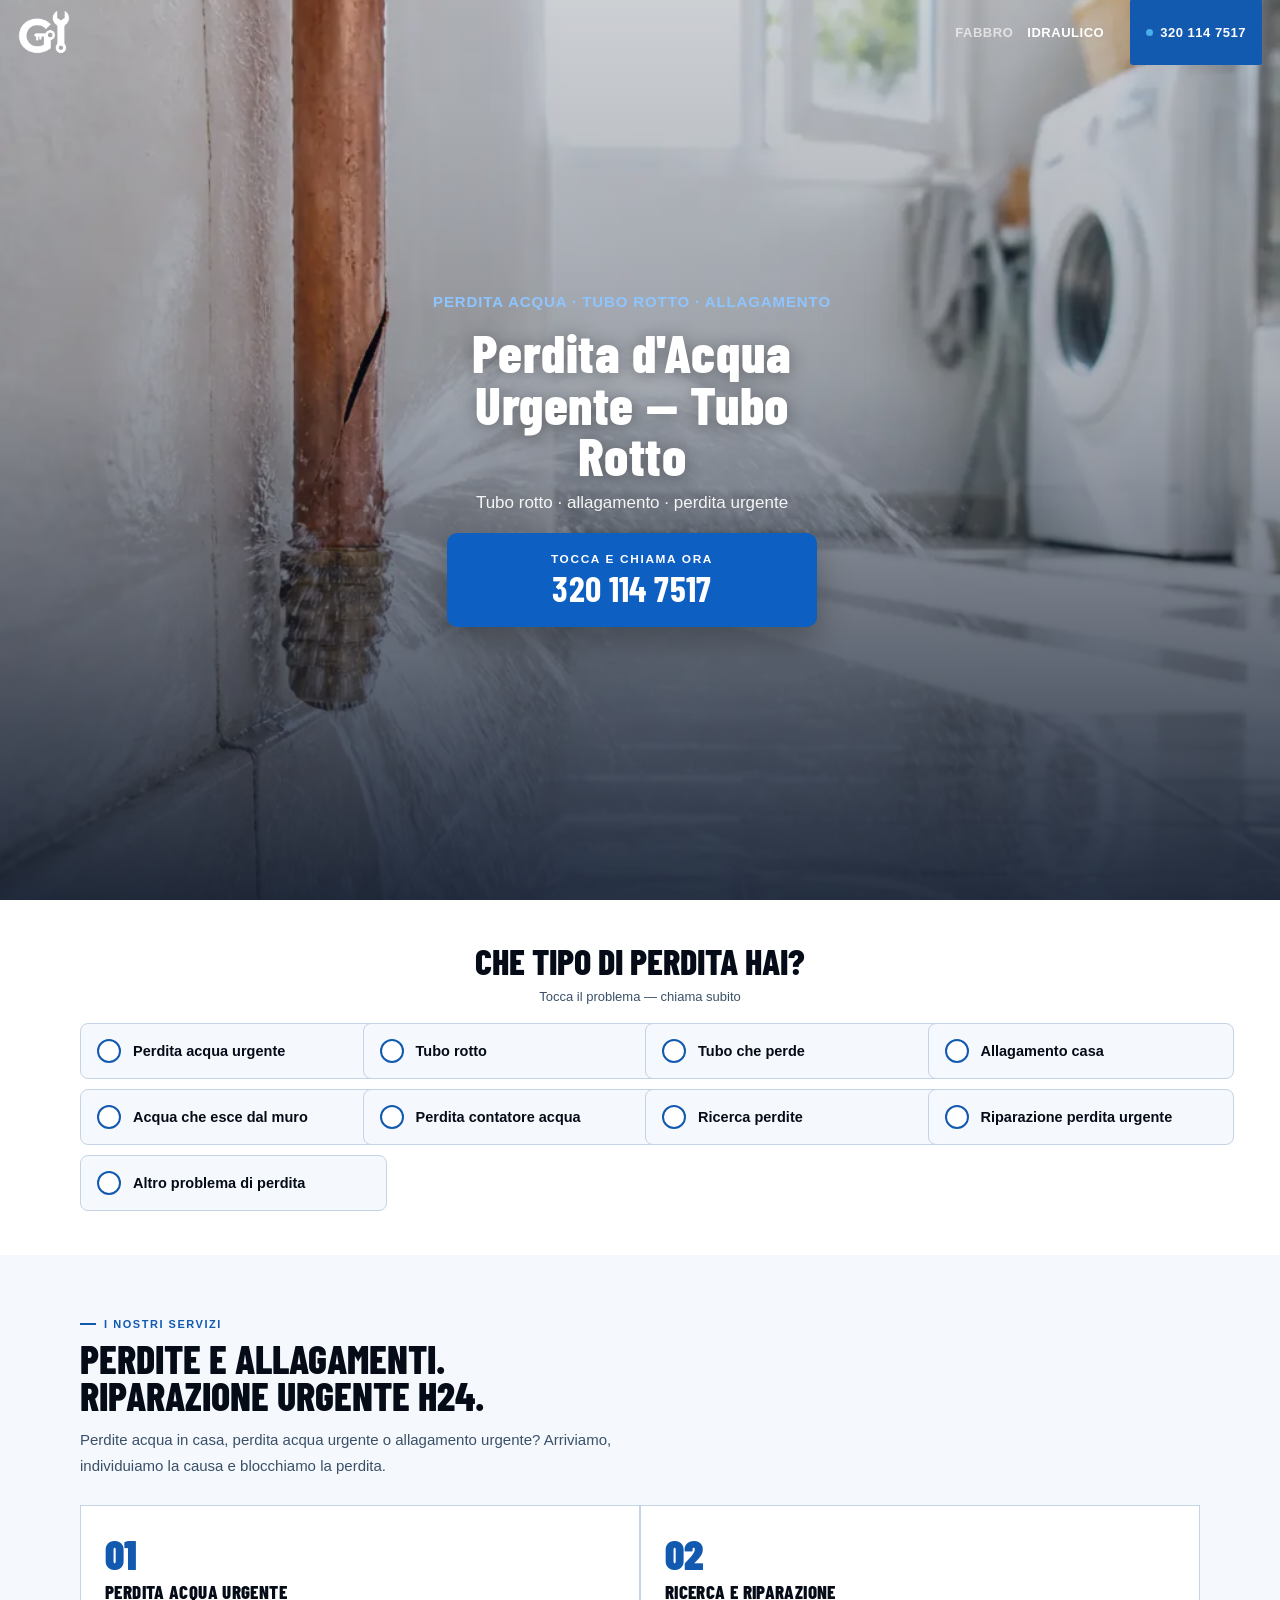
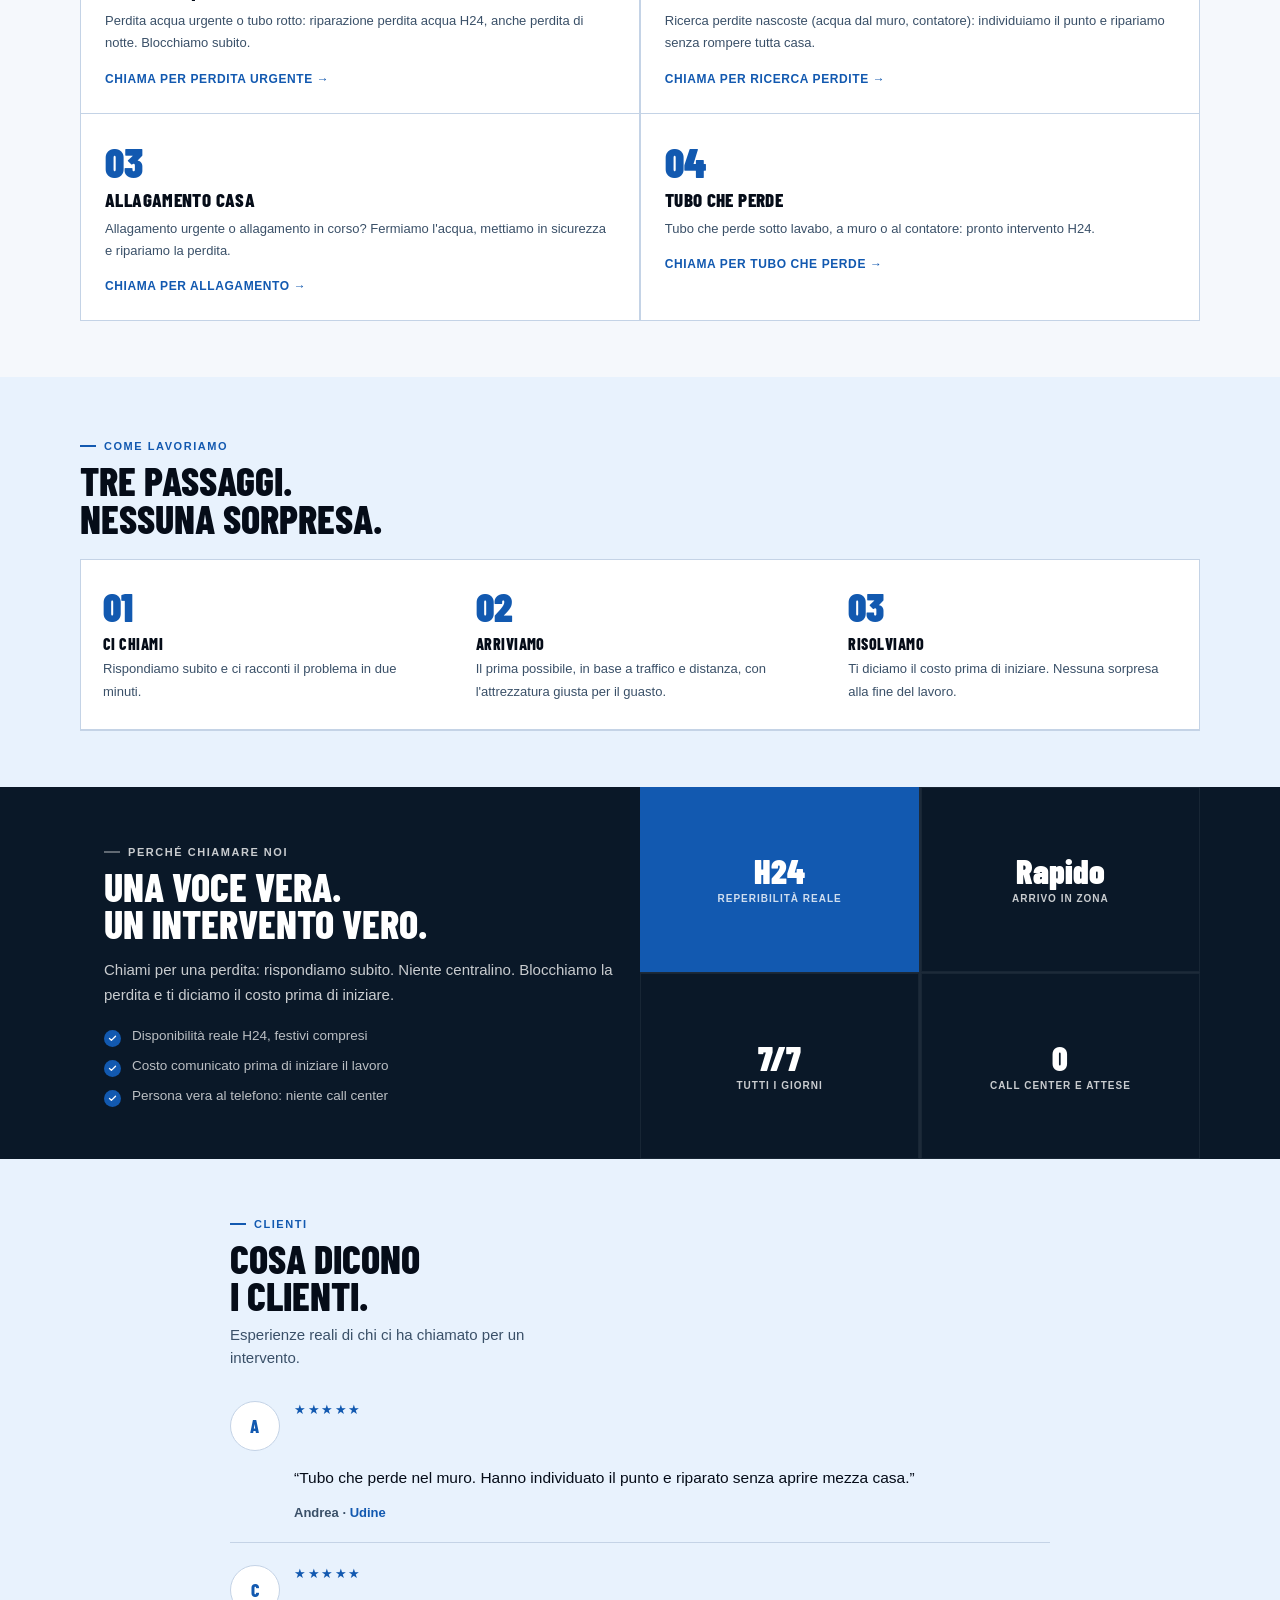
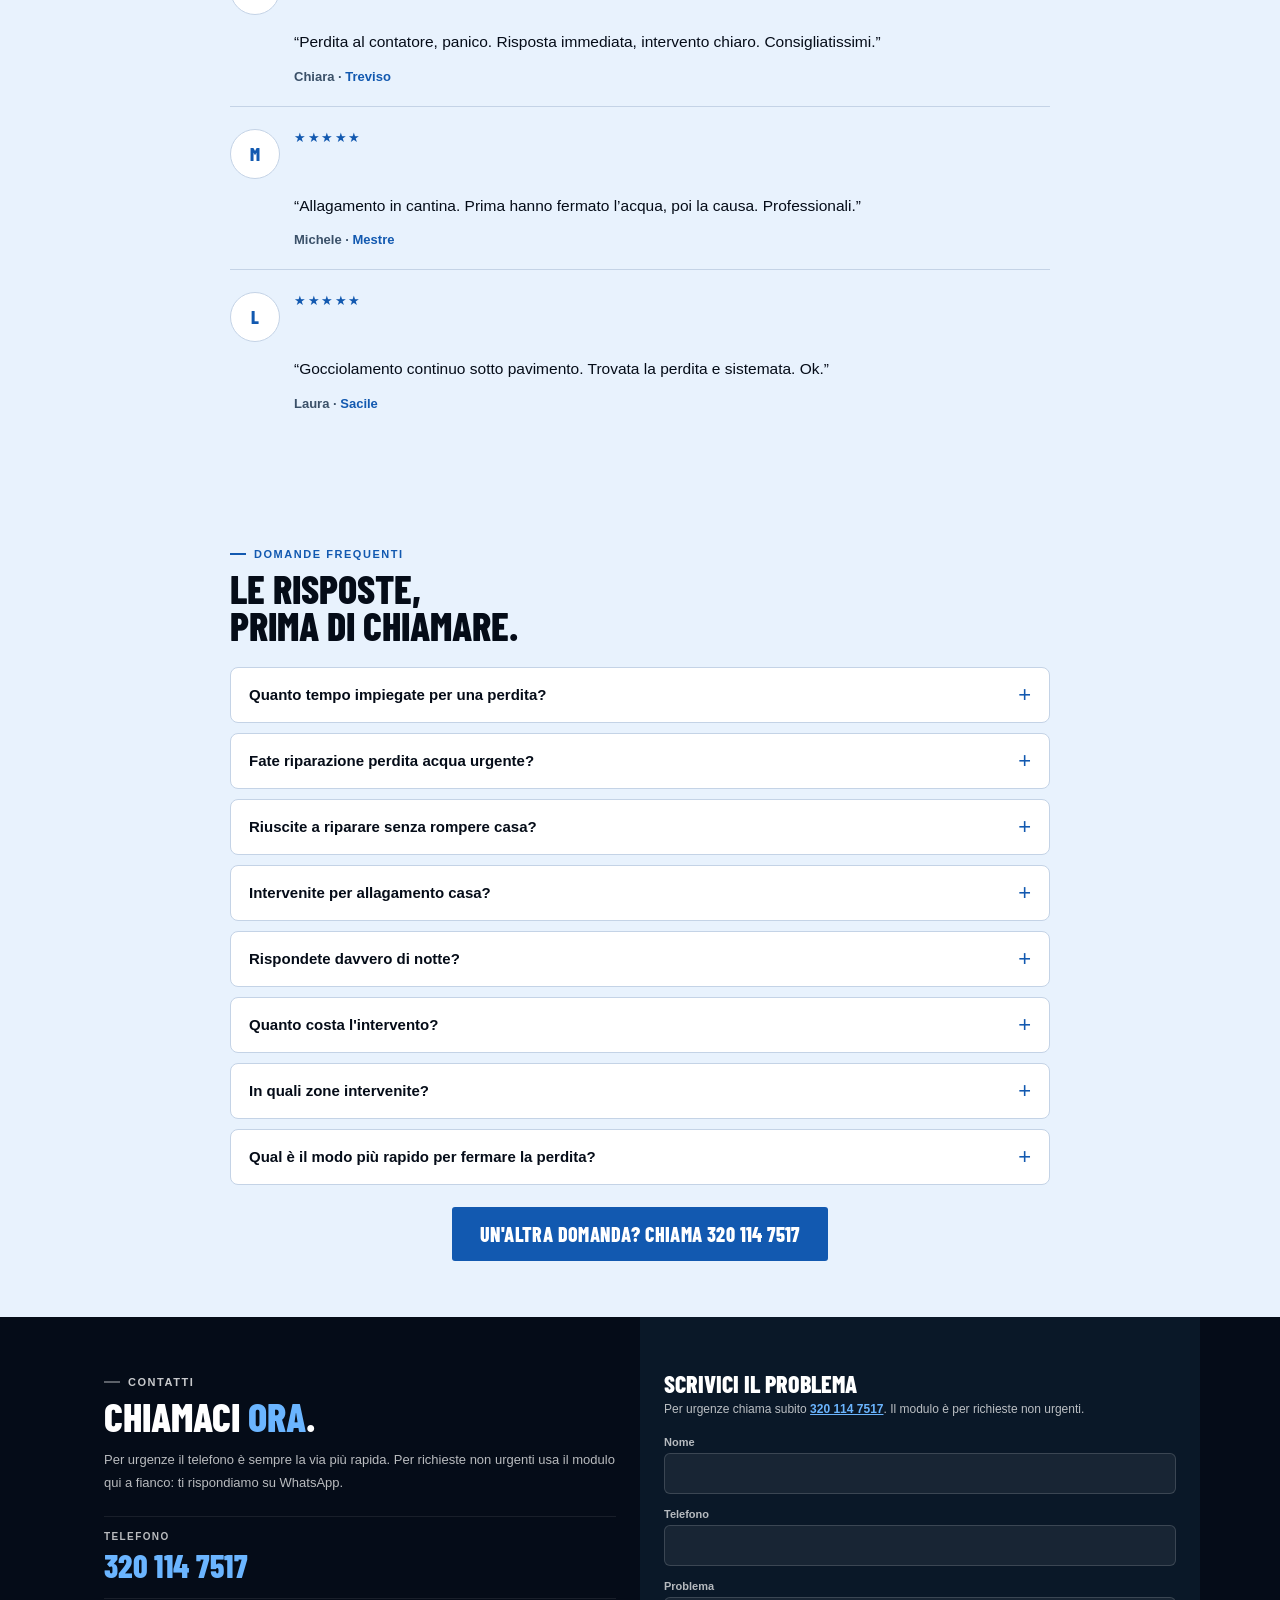
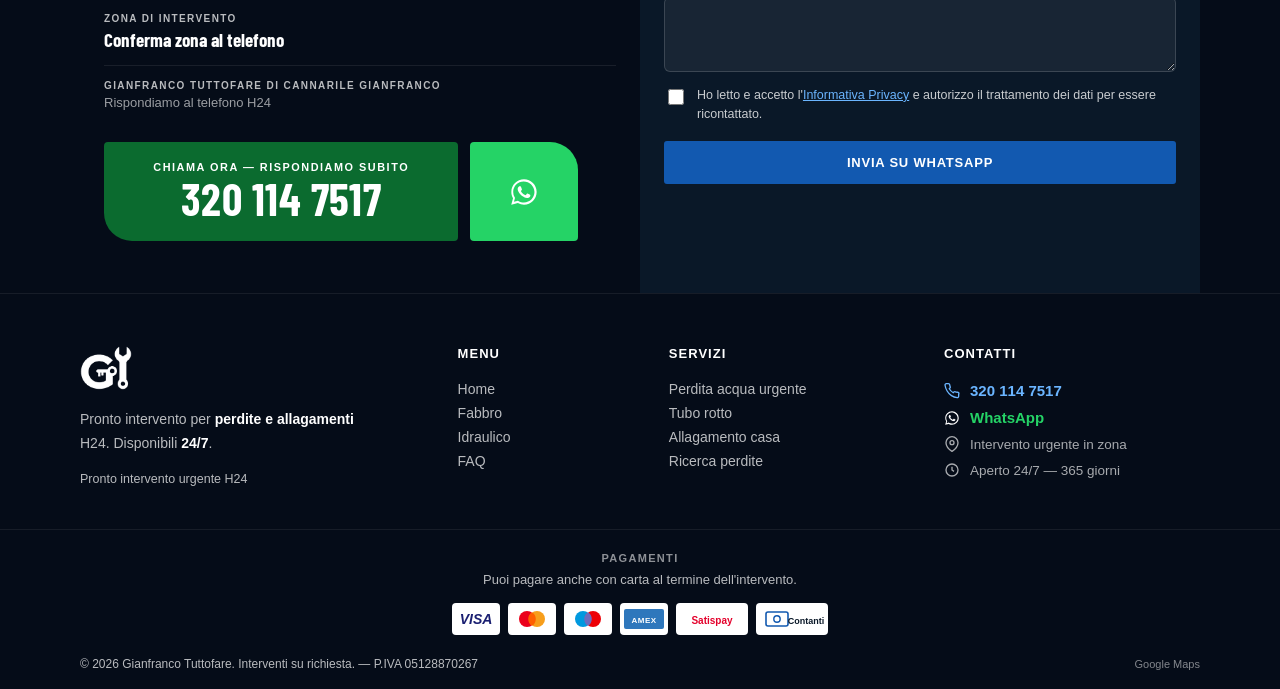
<file: perdite.html>
<!DOCTYPE html>
<html lang="it" data-gf-qs-ver="20261005psi2">
<head>
<meta charset="utf-8">
<meta name="viewport" content="width=device-width, initial-scale=1">
<title>Perdita d'Acqua Urgente H24 | Chiama 320 114 7517</title>
<meta name="description" content="Perdita acqua e tubo rotto: pronto intervento H24. Chiama 320 114 7517.">
<meta name="robots" content="index, follow, max-image-preview:large">
<link rel="canonical" href="https://interventi-rapidi.it/perdite.html">
<meta name="theme-color" content="#030912">
<meta name="format-detection" content="telephone=yes">
<meta property="og:type" content="website">
<meta property="og:locale" content="it_IT">
<meta property="og:url" content="https://interventi-rapidi.it/perdite.html">
<meta property="og:title" content="Perdita d'Acqua Urgente H24 | Chiama 320 114 7517">
<meta property="og:description" content="Perdita acqua e tubo rotto: pronto intervento H24. Chiama 320 114 7517.">
<meta property="og:image" content="https://interventi-rapidi.it/assets/perdite-hero-bg.jpg">
<link rel="icon" href="/favicon.ico?v=20260919" sizes="any">
<link rel="icon" type="image/png" sizes="32x32" href="/assets/favicon-32x32.png?v=20260919">
<link rel="icon" type="image/png" sizes="16x16" href="/assets/favicon-16x16.png?v=20260919">
<link rel="apple-touch-icon" sizes="180x180" href="/assets/apple-touch-icon.png?v=20260919">
<script>
(function () {
  window.dataLayer = window.dataLayer || [];
  window.gtag = window.gtag || function () { window.dataLayer.push(arguments); };
  if (!window.__gfConsentDefaultsSet) {
    window.__gfConsentDefaultsSet = true;
    window.gtag('consent', 'default', {
      ad_storage: 'granted', ad_user_data: 'granted', ad_personalization: 'granted',
      analytics_storage: 'granted', functionality_storage: 'granted', security_storage: 'granted',
      wait_for_update: 500
    });
    window.gtag('set', 'ads_data_redaction', false);
    window.gtag('set', 'url_passthrough', true);
  }
})();
</script>
<link rel="preconnect" href="https://fonts.googleapis.com">
<link rel="preconnect" href="https://fonts.gstatic.com" crossorigin>
<link rel="preconnect" href="https://www.googletagmanager.com">
<link rel="preload" as="style" href="https://fonts.googleapis.com/css2?family=Barlow+Condensed:wght@800&display=swap" onload="this.onload=null;this.rel='stylesheet'">
<noscript><link rel="stylesheet" href="https://fonts.googleapis.com/css2?family=Barlow+Condensed:wght@800&display=swap"></noscript>
<link rel="preload" href="/assets/perdite-hero-bg.webp?v=20261005psi2" as="image" type="image/webp">
<style>

.gf-hero-copy,
.gf-page-hero__copy {
  min-height: 0;
  justify-content: center;
  box-sizing: border-box !important;
  width: 100%;
  margin-left: auto;
  margin-right: auto;
  /* Fix content-box padding overflow (right bias) + slight optical left nudge */
  transform: translateX(-8px);
}
.gf-hero-copy h1,
.gf-page-hero__copy h1 {
  min-height: 0;
}
html, body {
  background: #030912;
}
body { margin: 0; }
a { color: inherit; text-decoration: none; }
a:hover { color: #1a72d4; }
@keyframes gfTicker { from { transform: translateX(0); } to { transform: translateX(-50%); } }
@keyframes gfBlink { 0%, 100% { box-shadow: 0 0 0 0 rgba(34,197,94,0.6); opacity: 1; } 50% { box-shadow: 0 0 0 7px rgba(34,197,94,0); opacity: 0.5; } }
details.gf-faq summary::-webkit-details-marker { display:none; }
details.gf-faq summary::after { content:'+'; font-size:22px; font-weight:400; color:#1259b0; line-height:1; }
details.gf-faq[open] summary::after { content:'\2212'; }

.gf-reviews { padding: 52px 20px; background: var(--ice); }
.gf-reviews__inner { max-width: 820px; margin: 0 auto; }
.gf-reviews__eyebrow {
  display: inline-flex; align-items: center; gap: 8px;
  font-size: 11px; font-weight: 700; letter-spacing: 0.14em;
  text-transform: uppercase; color: var(--blue); margin-bottom: 10px;
}
.gf-reviews__eyebrow span {
  width: 16px; height: 2px; background: var(--blue); flex-shrink: 0;
}
.gf-reviews__title {
  font-family: 'Barlow Condensed', sans-serif; font-weight: 800;
  text-transform: uppercase; font-size: clamp(28px, 5.4vw, 40px);
  line-height: 0.94; margin: 0 0 8px; color: var(--ink);
}
.gf-reviews__sub {
  margin: 0 0 28px; font-size: 15px; line-height: 1.55; color: var(--muted); max-width: 42ch;
}
.gf-reviews__list { display: flex; flex-direction: column; gap: 0; }
.gf-review {
  display: grid;
  grid-template-columns: 48px 1fr;
  gap: 14px 16px;
  padding: 22px 0;
  border-top: 1px solid var(--line);
  align-items: start;
}
.gf-review:first-child { border-top: none; padding-top: 4px; }
.gf-review__mark {
  width: 48px; height: 48px; border-radius: 50%;
  background: #fff; border: 1.5px solid var(--line);
  display: flex; align-items: center; justify-content: center;
  font-family: 'Barlow Condensed', sans-serif; font-weight: 800;
  font-size: 18px; color: var(--blue); letter-spacing: 0.02em;
}
.gf-review__stars {
  grid-column: 2; color: var(--blue); font-size: 13px;
  letter-spacing: 0.12em; line-height: 1; margin: 2px 0 0;
}
.gf-review__text {
  grid-column: 2; margin: 0; font-size: 15.5px; line-height: 1.65;
  color: var(--ink); font-weight: 500;
}
.gf-review__meta {
  grid-column: 2; margin: 0; font-size: 13px; color: var(--muted);
  font-weight: 600;
}
.gf-review__meta em { font-style: normal; color: var(--blue); font-weight: 700; }
@media (max-width: 480px) {
  .gf-review { grid-template-columns: 40px 1fr; gap: 10px 12px; padding: 18px 0; }
  .gf-review__mark { width: 40px; height: 40px; font-size: 15px; }
  .gf-review__text { font-size: 14.5px; }
}

.idra-cta {
  display: flex;
  flex-wrap: wrap;
  align-items: stretch;
  justify-content: center;
  gap: 0.75rem;
  margin-top: 0.25rem;
  width: 100%;
}
.idra-dial {
  display: inline-flex;
  flex-direction: column;
  justify-content: center;
  align-items: center;
  gap: 0.2rem;
  text-decoration: none;
  background: #1259b0;
  color: #fff;
  padding: 1.05rem 1.6rem 1.2rem;
  min-height: 56px;
  border-radius: 4px 4px 4px 28px;
  box-shadow: 0 22px 50px rgba(0, 0, 0, 0.35);
  -webkit-tap-highlight-color: rgba(255,255,255,0.15);
  touch-action: manipulation;
  cursor: pointer;
}
.idra-dial:hover { background: #0d3f80; color: #fff; }
.idra-dial small {
  font-size: 0.68rem;
  font-weight: 700;
  letter-spacing: 0.14em;
  text-transform: uppercase;
  color: #fff; opacity: 1;
  font-family: -apple-system, BlinkMacSystemFont, 'Segoe UI', Roboto, Helvetica, Arial, sans-serif;
}
.idra-dial strong {
  font-family: 'Barlow Condensed', sans-serif;
  font-size: clamp(1.65rem, 5.5vw, 2.8rem);
  font-weight: 700;
  line-height: 1;
  letter-spacing: 0.01em;
}
.gf-hero-services {
  display: grid;
  grid-template-columns: 1fr;
  justify-items: center;
  gap: 12px;
  margin: 0 auto 22px;
  max-width: 200px;
  width: 100%;
}
.gf-hero-svc {
  display: flex;
  flex-direction: column;
  align-items: center;
  gap: 6px;
  text-decoration: none;
  color: #fff;
  padding: 8px 10px 12px;
  border-radius: 12px;
}
.gf-hero-svc svg {
  width: min(160px, 42vw);
  height: auto;
  display: block;
}
.gf-hero-svc span {
  font-family: 'Barlow Condensed', sans-serif;
  font-weight: 800;
  font-size: clamp(18px, 4vw, 24px);
  text-transform: uppercase;
  letter-spacing: 0.04em;
  color: #fff;
}
.gf-hero-svc small {
  font-size: 11px;
  font-weight: 600;
  letter-spacing: 0.08em;
  text-transform: uppercase;
  color: rgba(255,255,255,0.55);
}
.gf-sticky-call {
  position: fixed;
  bottom: 0;
  left: 0;
  right: 0;
  z-index: 400;
  background: #1259b0;
  padding-bottom: env(safe-area-inset-bottom, 0px);
}
.gf-sticky-call > a {
  display: flex;
  align-items: center;
  justify-content: center;
  gap: 8px;
  width: 100%;
  min-height: 56px;
  height: 56px;
  padding: 0 12px;
  margin: 0;
  box-sizing: border-box;
  color: #fff;
  background: #1259b0;
  border-radius: 0;
  line-height: 1;
  -webkit-tap-highlight-color: rgba(255,255,255,0.15);
  touch-action: manipulation;
  cursor: pointer;
  animation: gfStickyPulse 2.6s ease-in-out infinite;
}
.gf-sticky-call > a:hover { background: #0d3f80; color: #fff; }
.gf-sticky-call svg { flex-shrink: 0; display: block; width: 16px; height: 16px; }
.gf-sticky-call strong {
  font-family: 'Barlow Condensed', sans-serif;
  font-weight: 800;
  font-size: 20px;
  letter-spacing: 0.03em;
  line-height: 1;
  white-space: nowrap;
  text-align: center;
}
@keyframes gfStickyPulse {
  0%, 100% { box-shadow: inset 0 0 0 0 rgba(74,174,232,0); }
  50% { box-shadow: inset 0 0 28px 0 rgba(74,174,232,0.28); }
}
.idra-wa-btn {
  display: inline-flex;
  align-items: center;
  justify-content: center;
  min-width: 72px;
  padding: 0 1.1rem;
  border-radius: 4px 28px 4px 4px;
  background: #25d366;
  color: #fff;
  text-decoration: none;
  box-shadow: 0 22px 50px rgba(0, 0, 0, 0.28);
}
.idra-wa-btn:hover { background: #1ebe57; color: #fff; }
.idra-wa-btn img { width: 30px; height: 30px; display: block; }
.gf-footer-legal {
  max-width: 1120px;
  margin: 0 auto;
  padding: 18px 20px;
  display: flex;
  flex-wrap: wrap;
  align-items: center;
  justify-content: space-between;
  gap: 10px 20px;
}
.gf-footer-grid {
  display: grid;
  grid-template-columns: 1.35fr 0.7fr 0.95fr 1fr;
  gap: 40px 32px;
  max-width: 1120px;
  margin: 0 auto;
  padding: 52px 20px 40px;
}
@media (max-width:900px) {
  .gf-footer-grid { grid-template-columns: 1fr 1fr; gap: 32px 24px; padding: 40px 20px 32px; }
  .gf-footer-legal { padding-bottom: calc(18px + 48px + env(safe-area-inset-bottom)); }
}
@media (max-width:640px) {
  #top.gf-page-hero {
    min-height: 100svh !important;
    height: auto !important;
    padding: 10px 0 calc(56px + env(safe-area-inset-bottom, 0px) + 8px) !important;
  }
  #top.gf-page-hero .gf-page-hero__visual { width: min(62vw, 260px) !important; top: 46% !important; }
  #top.gf-page-hero .gf-page-hero__copy { padding: 8px 16px 4px !important; }
  .gf-footer-grid { grid-template-columns: 1fr; gap: 28px; }
}
@media (min-width:641px) and (max-width:900px) {
  #top.gf-page-hero {
    min-height: 100svh !important;
  }
}
@media (min-width:901px) {
  #top.gf-page-hero {
    min-height: 100svh !important;
  }
}
/* gf-desktop-hero — pack higher so dial+WA fully above fold */
@media (min-width:768px) {
  #top.gf-page-hero {
    min-height: 100svh !important;
    height: 100svh !important;
    max-height: 100svh !important;
    padding: 28px 0 24px !important;
    box-sizing: border-box !important;
    align-items: center !important;
    justify-content: center !important;
    overflow: hidden !important;
  }
  #top.gf-page-hero .gf-page-hero__visual {
    width: min(48vw, 520px) !important;
    top: 46% !important;
    opacity: 0.46 !important;
  }
  #top.gf-page-hero .gf-page-hero__copy {
    max-width: 920px !important;
    padding: 28px 40px 12px !important;
    justify-content: center !important;
    box-sizing: border-box !important;
    margin-left: auto !important;
    margin-right: auto !important;
    align-items: center !important;
    text-align: center !important;
  }
  #top.gf-page-hero .gf-page-hero__copy > div:first-child {
    font-size: 15px !important;
    margin-bottom: 10px !important;
    padding-bottom: 6px !important;
  }
  #top.gf-page-hero h1 {
    font-size: clamp(2.7rem, 4.2vw, 4rem) !important;
    line-height: 0.96 !important;
    margin: 0 auto 10px !important; text-align: center !important;
    max-width: 16ch !important;
  }
  #top.gf-page-hero .gf-page-hero__copy > p {
    font-size: 17px !important;
    line-height: 1.4 !important;
    margin: 0 auto 18px !important; text-align: center !important;
    max-width: 420px !important;
  }
  #top.gf-page-hero .idra-cta {
    gap: 0.85rem !important;
    width: auto !important;
    margin-top: 0 !important;
  }
  #top.gf-page-hero .idra-dial {
    padding: 1.15rem 2.2rem 1.25rem !important;
    min-width: 300px !important;
  }
  #top.gf-page-hero .idra-dial small {
    font-size: 0.74rem !important;
    letter-spacing: 0.14em !important;
  }
  #top.gf-page-hero .idra-dial strong {
    font-size: clamp(2.1rem, 2.8vw, 2.8rem) !important;
  }
  #top.gf-page-hero .idra-wa-btn {
    min-width: 92px !important;
    padding: 0 1.35rem !important;
  }
  #top.gf-page-hero .idra-wa-btn img {
    width: 36px !important;
    height: 36px !important;
  }
}
/* /gf-desktop-hero */

/* CRO: more calls from Ads traffic */
body { padding-bottom: 58px; }
@media (min-width: 901px) { body { padding-bottom: 0; } }
.gf-sticky-call { z-index: 520; background: #0b6b2f; }
.gf-sticky-call > a {
  height: 56px;
  gap: 10px;
  background: #0b6b2f;
  animation: gfStickyPulse 1.8s ease-in-out infinite;
}
.gf-sticky-call > a:hover { background: #085526; color: #fff; }
.gf-sticky-call strong { font-size: 22px; letter-spacing: 0.02em; }
.gf-sticky-call .gf-sticky-label {
  font-family: -apple-system, BlinkMacSystemFont, 'Segoe UI', Roboto, sans-serif;
  font-size: 11px;
  font-weight: 800;
  letter-spacing: 0.12em;
  text-transform: uppercase;
  opacity: 0.95;
}
.idra-dial {
  min-width: min(100%, 300px);
  padding: 1.15rem 1.7rem 1.3rem;
  background: #0b6b2f;
  box-shadow: 0 18px 40px rgba(11, 107, 47, 0.35);
}
.idra-dial:hover { background: #085526; color: #fff; }
#top.gf-page-hero .idra-dial { min-width: min(100%, 320px); }
body.ads-traffic #top .idra-wa-btn { display: none !important; }
body.ads-traffic #top .idra-cta { width: 100%; max-width: 340px; }
body.ads-traffic #top .idra-dial { width: 100%; }




/* Mobile first-screen fit: hero + Chiama + numero fully visible (above sticky) */
@media (max-width: 900px) {
  .gf-page-hero__copy { min-height: 0 !important; }
  .gf-page-hero__copy h1 { min-height: 0 !important; }
  #top.gf-page-hero {
    /* Dark continuous to sticky: sticky overlays bottom pad — no paper white gap */
    min-height: 100svh !important;
    height: auto !important;
    padding: 10px 0 calc(56px + env(safe-area-inset-bottom, 0px) + 8px) !important;
    box-sizing: border-box !important;
    align-items: center !important;
    justify-content: center !important;
    overflow: hidden !important;
  }
  body.gf-has-live-avail #top.gf-page-hero {
    padding-top: 44px !important;
  }
  #top.gf-page-hero .gf-page-hero__visual {
    width: min(62vw, 260px) !important;
    top: 46% !important;
    opacity: 0.26 !important;
  }
  #top.gf-page-hero .gf-page-hero__copy {
    padding: 4px 14px 2px !important;
    justify-content: center !important;
    box-sizing: border-box !important;
    margin-left: auto !important;
    margin-right: auto !important;
    align-items: center !important;
    text-align: center !important;
    gap: 0 !important;
  }
  #top.gf-page-hero .gf-page-hero__copy > div:first-child {
    font-size: 14px !important;
    margin-bottom: 8px !important;
    padding-bottom: 5px !important;
  }
  #top.gf-page-hero h1 {
    font-size: clamp(2rem, 8.2vw, 2.75rem) !important;
    font-weight: 800 !important;
    line-height: 1.02 !important;
    margin: 0 auto 8px !important; text-align: center !important;
    max-width: 16ch !important;
  }
  #top.gf-page-hero .gf-page-hero__copy > p {
    font-size: 17px !important;
    line-height: 1.3 !important;
    margin: 0 auto 14px !important; text-align: center !important;
    max-width: 30ch !important;
  }
  #top.gf-page-hero .idra-cta {
    margin-top: 0 !important;
    width: 100% !important;
    max-width: 360px !important;
    margin-left: auto !important;
    margin-right: auto !important;
    justify-content: center !important;
  }
  #top.gf-page-hero .idra-dial {
    width: 100% !important;
    min-width: 0 !important;
    padding: 1rem 1.35rem 1.1rem !important;
    min-height: 64px !important;
  }
  #top.gf-page-hero .idra-dial small {
    font-size: 0.76rem !important;
    letter-spacing: 0.12em !important;
  }
  #top.gf-page-hero .idra-dial strong {
    font-size: clamp(1.9rem, 7.5vw, 2.55rem) !important;
    font-weight: 800 !important;
  }
  #top.gf-page-hero .idra-wa-btn {
    min-width: 60px !important;
    padding: 0 0.75rem !important;
  }
  #top.gf-page-hero .idra-wa-btn img {
    width: 28px !important;
    height: 28px !important;
  }
}

/* Mobile fold pack: H1+CTA solid block ending ~16px above sticky — phones only */
@media (max-width: 640px) {
  #top.gf-page-hero {
    display: flex !important;
    flex-direction: column !important;
    align-items: center !important;
    justify-content: flex-end !important;
    min-height: 100svh !important;
    height: auto !important;
    padding: 12px 0 calc(56px + env(safe-area-inset-bottom, 0px) + 16px) !important;
    box-sizing: border-box !important;
  }
  body.gf-has-live-avail #top.gf-page-hero {
    padding-top: 52px !important;
  }
  #top.gf-page-hero .gf-page-hero__copy {
    width: 100% !important;
    margin-top: 0 !important;
    margin-bottom: 0 !important;
    padding: 4px 14px 0 !important;
    justify-content: flex-end !important;
  }
  #top.gf-page-hero .gf-page-hero__visual {
    top: 40% !important;
  }
}

@media (min-width:901px) { .gf-sticky-call { display: none !important; } }
@media (prefers-reduced-motion: reduce) { * { animation: none !important; } .gf-sticky-call > a { animation: none !important; } }
a, button, input, select, textarea, .idra-dial, .idra-wa-btn { touch-action: manipulation; }
img { max-width: 100%; height: auto; }

.gf-h1:hover{color:#fff;}
.gf-h2:hover{background:var(--blue-d); color:#fff;}
.gf-h3:hover{border-color:var(--blue); background:var(--ice);}
.gf-h4:hover{border-color:var(--blue); background:var(--ice);}
.gf-h5:hover{border-color:var(--blue); background:var(--ice);}
.gf-h6:hover{border-color:var(--blue); background:var(--ice);}
.gf-h7:hover{border-color:var(--blue); background:var(--ice);}
.gf-h8:hover{border-color:var(--blue); background:var(--ice);}
.gf-h9:hover{border-color:var(--blue); background:var(--ice);}
.gf-h10:hover{border-color:var(--blue); background:var(--ice);}
.gf-h11:hover{border-color:var(--blue); background:var(--ice);}
.gf-h12:hover{background:var(--ice); color:var(--text);}
.gf-h13:hover{background:var(--ice); color:var(--text);}
.gf-h14:hover{background:var(--ice); color:var(--text);}
.gf-h15:hover{background:var(--ice); color:var(--text);}
.gf-h16:hover{background:var(--blue-d); color:#fff;}
.gf-h17:hover{color:var(--blue-l);}
.gf-h18:hover{background:var(--blue-d);}
.gf-h19:hover{color:#fff;}
.gf-h20:hover{color:#fff;}
.gf-h21:hover{color:#fff;}
.gf-h22:hover{color:#fff;}
.gf-h23:hover{color:#fff;}
.gf-h24:hover{color:#fff;}
.gf-h25:hover{color:#fff;}
.gf-h26:hover{color:#fff;}
.gf-h27:hover{color:#fff;}
.gf-h28:hover{opacity:0.85;}
.gf-h29:hover{color:rgba(255,255,255,0.85);}
.gf-h30:hover{background:var(--blue-d); color:#fff;}
html,body{margin:0}
</style>
<script type="application/ld+json">
{
  "@context": "https://schema.org",
  "@type": "EmergencyService",
  "name": "Interventi Rapidi — Perdite Urgente",
  "telephone": "+393201147517",
  "url": "https://interventi-rapidi.it/perdite.html",
  "image": "https://interventi-rapidi.it/assets/perdite-hero-bg.jpg",
  "description": "Perdita acqua e tubo rotto: pronto intervento H24. Chiama 320 114 7517.",
  "areaServed": "IT",
  "availableLanguage": "it"
}
</script>
<script src="/geo-ne.js?v=20261005psi2" defer></script>
<script src="/ads-geo.js?v=20261005psi2" defer></script>
<script src="/ads-qs-match.js?v=20261005psi2" defer></script>
<script src="/tracking-config.js?v=20261005psi2" defer></script>
<script src="/consent-ads.js?v=20261005psi3" defer></script>
</head>
<body>
<div id="gf-ads-phone-seed" style="position:fixed;left:-9999px;top:0;z-index:-1;width:280px;height:auto;padding:6px;font:14px/1.4 sans-serif;pointer-events:none;">
  Emergenza casa H24 — chiama <a data-gf-phone-track="phone_click_contatto" href="tel:+393201147517">320 114 7517</a>
</div>
<div style="--ink:#050c18; --ink2:#0a1828; --deep:#030912; --paper:#f5f8fc; --paper2:#ffffff; --ice:#e8f2fd; --line:#c4d3e6; --blue:#1259b0; --blue-d:#0d3f80; --blue-l:#6BB5FF; --aqua:#4aaee8; --text:#0a1828; --muted:#3a5068; --wa:#25d366; --wa-d:#1fb558; font-family:-apple-system,BlinkMacSystemFont,'Segoe UI',Roboto,Helvetica,Arial,sans-serif; background:var(--paper); color:var(--text); overflow-x:hidden; width:100%; padding-top:0;
">

  <nav style="position:fixed; top:0; left:0; right:0; z-index:500; height:64px; display:flex; align-items:center; gap:12px; padding:0 18px; background:transparent; border-bottom:0; backdrop-filter:none;">
    <a href="index.html" style="display:flex; align-items:center; min-width:0;"><img src="assets/logo-white-160.png" alt="Gianfranco Tuttofare — Idraulico urgente H24" width="160" height="135" decoding="async" fetchpriority="low" style="height:44px; width:auto; flex-shrink:0;"></a>
    <div style="display:flex; align-items:center; gap:14px; margin-left:auto; margin-right:14px;">
      <a class="gf-h1" href="fabbro.html" style="font-size:13px; font-weight:700; letter-spacing:0.04em; text-transform:uppercase; color:rgba(255,255,255,0.65);">Fabbro</a>
      <a href="idraulico.html" style="font-size:13px; font-weight:700; letter-spacing:0.04em; text-transform:uppercase; color:#fff;">Idraulico</a>
    </div>
    <a class="gf-h2" href="tel:+393201147517" data-gf-phone-track="phone_click_hero" aria-label="Chiama subito 320 114 7517" style="display:inline-flex; align-items:center; gap:7px; background:var(--blue); color:#fff; padding:11px 16px; min-height:44px; border-radius:3px; font-size:13px; font-weight:700; letter-spacing:0.04em; white-space:nowrap; flex-shrink:0;">
      <span style="width:7px; height:7px; border-radius:50%; background:var(--aqua); flex-shrink:0;"></span>320 114 7517
    </a>
  </nav>

  <main id="main-content">
  <section id="top" class="gf-page-hero gf-page-hero--photo" style="position:relative; min-height:100vh; min-height:100svh; display:flex; align-items:flex-end; justify-content:center; overflow:hidden; background:#0b1a2e url(assets/perdite-hero-bg.webp?v=20261005psi2) center 40%/cover no-repeat; padding:20px 0 24px; box-sizing:border-box;">
    <div style="position:absolute; inset:0; background:linear-gradient(180deg, rgba(8,20,40,0.2) 0%, rgba(8,20,40,0.35) 42%, rgba(8,20,40,0.88) 100%); pointer-events:none; z-index:1;"></div>
    <div class="gf-page-hero__copy" style="position:relative; z-index:2; box-sizing:border-box; width:100%; max-width:640px; margin:0 auto; padding:20px 18px 12px; display:flex; flex-direction:column; align-items:center; text-align:center;">
      <div id="gf-hero-eyebrow" style="font-size:12px; font-weight:700; letter-spacing:0.06em; text-transform:uppercase; color:#8ec5ff; margin-bottom:10px;">Perdita acqua urgente · Tubo rotto · Allagamento H24</div>
      <h1 style="font-family:'Barlow Condensed',sans-serif; font-weight:800; color:#fff; font-size:clamp(2rem,7.5vw,3.4rem); line-height:0.96; margin:0 0 10px; letter-spacing:0.01em; max-width:18ch; text-shadow:0 2px 18px rgba(0,0,0,0.35);">
        <span id="gf-hero-title">Perdita d'Acqua Urgente — Tubo Rotto</span>
      </h1>
      <p id="gf-hero-sub" style="margin:0 0 14px; font-size:15px; line-height:1.4; color:rgba(255,255,255,0.92); max-width:36ch;">Tubo rotto · allagamento · perdita urgente</p>
      <p class="gf-geo-avail" data-gf-geo-avail hidden></p>
      <div class="idra-cta" style="margin-top:2px; width:100%; max-width:340px;">
        <a data-gf-phone-track="phone_click_hero" class="idra-dial" href="tel:+393201147517" aria-label="Tocca e chiama 320 114 7517" style="width:100%; border-radius:10px; background:#0d5fc2; box-shadow:0 14px 32px rgba(0,0,0,0.28);">
          <small>Tocca e chiama ora</small>
          <strong>320 114 7517</strong>
        </a>
      </div>
    </div>
  </section>
<section id="problema" style="padding:44px 20px; background:#fff;">
    <div style="max-width:1120px; margin:0 auto;">
      <h2 style="font-family:'Barlow Condensed',sans-serif; font-weight:800; text-transform:uppercase; font-size:clamp(26px,5vw,36px); line-height:0.94; margin:0 0 18px; color:var(--ink); text-align:center;">Che tipo di perdita hai?</h2>
      <p style="text-align:center; font-size:13px; color:var(--muted); margin:-8px 0 16px; line-height:1.45;">Tocca il problema — chiama subito</p>
            <div style="display:grid; grid-template-columns:repeat(auto-fit,minmax(220px,1fr)); gap:10px;">
          <a class="gf-h3" href="tel:+393201147517" data-gf-phone-track="phone_click_problema" data-gf-pick="Perdita acqua urgente" style="display:flex; text-decoration:none; color:inherit; align-items:center; gap:12px; text-align:left; width:100%; background:var(--paper); border:1.5px solid var(--line); border-radius:8px; padding:15px 16px; font-family:inherit; font-size:14.5px; font-weight:600; color:var(--ink); cursor:pointer;" role="button">
            <span style="flex-shrink:0; width:20px; height:20px; border-radius:50%; border:2px solid var(--blue); background:#fff;"></span>
            Perdita acqua urgente
          </a>
          <a class="gf-h4" href="tel:+393201147517" data-gf-phone-track="phone_click_problema" data-gf-pick="Tubo rotto" style="display:flex; text-decoration:none; color:inherit; align-items:center; gap:12px; text-align:left; width:100%; background:var(--paper); border:1.5px solid var(--line); border-radius:8px; padding:15px 16px; font-family:inherit; font-size:14.5px; font-weight:600; color:var(--ink); cursor:pointer;" role="button">
            <span style="flex-shrink:0; width:20px; height:20px; border-radius:50%; border:2px solid var(--blue); background:#fff;"></span>
            Tubo rotto
          </a>
          <a class="gf-h5" href="tel:+393201147517" data-gf-phone-track="phone_click_problema" data-gf-pick="Tubo che perde" style="display:flex; text-decoration:none; color:inherit; align-items:center; gap:12px; text-align:left; width:100%; background:var(--paper); border:1.5px solid var(--line); border-radius:8px; padding:15px 16px; font-family:inherit; font-size:14.5px; font-weight:600; color:var(--ink); cursor:pointer;" role="button">
            <span style="flex-shrink:0; width:20px; height:20px; border-radius:50%; border:2px solid var(--blue); background:#fff;"></span>
            Tubo che perde
          </a>
          <a class="gf-h6" href="tel:+393201147517" data-gf-phone-track="phone_click_problema" data-gf-pick="Allagamento casa" style="display:flex; text-decoration:none; color:inherit; align-items:center; gap:12px; text-align:left; width:100%; background:var(--paper); border:1.5px solid var(--line); border-radius:8px; padding:15px 16px; font-family:inherit; font-size:14.5px; font-weight:600; color:var(--ink); cursor:pointer;" role="button">
            <span style="flex-shrink:0; width:20px; height:20px; border-radius:50%; border:2px solid var(--blue); background:#fff;"></span>
            Allagamento casa
          </a>
          <a class="gf-h7" href="tel:+393201147517" data-gf-phone-track="phone_click_problema" data-gf-pick="Acqua che esce dal muro" style="display:flex; text-decoration:none; color:inherit; align-items:center; gap:12px; text-align:left; width:100%; background:var(--paper); border:1.5px solid var(--line); border-radius:8px; padding:15px 16px; font-family:inherit; font-size:14.5px; font-weight:600; color:var(--ink); cursor:pointer;" role="button">
            <span style="flex-shrink:0; width:20px; height:20px; border-radius:50%; border:2px solid var(--blue); background:#fff;"></span>
            Acqua che esce dal muro
          </a>
          <a class="gf-h8" href="tel:+393201147517" data-gf-phone-track="phone_click_problema" data-gf-pick="Perdita contatore acqua" style="display:flex; text-decoration:none; color:inherit; align-items:center; gap:12px; text-align:left; width:100%; background:var(--paper); border:1.5px solid var(--line); border-radius:8px; padding:15px 16px; font-family:inherit; font-size:14.5px; font-weight:600; color:var(--ink); cursor:pointer;" role="button">
            <span style="flex-shrink:0; width:20px; height:20px; border-radius:50%; border:2px solid var(--blue); background:#fff;"></span>
            Perdita contatore acqua
          </a>
          <a class="gf-h9" href="tel:+393201147517" data-gf-phone-track="phone_click_problema" data-gf-pick="Ricerca perdite" style="display:flex; text-decoration:none; color:inherit; align-items:center; gap:12px; text-align:left; width:100%; background:var(--paper); border:1.5px solid var(--line); border-radius:8px; padding:15px 16px; font-family:inherit; font-size:14.5px; font-weight:600; color:var(--ink); cursor:pointer;" role="button">
            <span style="flex-shrink:0; width:20px; height:20px; border-radius:50%; border:2px solid var(--blue); background:#fff;"></span>
            Ricerca perdite
          </a>
          <a class="gf-h10" href="tel:+393201147517" data-gf-phone-track="phone_click_problema" data-gf-pick="Riparazione perdita urgente" style="display:flex; text-decoration:none; color:inherit; align-items:center; gap:12px; text-align:left; width:100%; background:var(--paper); border:1.5px solid var(--line); border-radius:8px; padding:15px 16px; font-family:inherit; font-size:14.5px; font-weight:600; color:var(--ink); cursor:pointer;" role="button">
            <span style="flex-shrink:0; width:20px; height:20px; border-radius:50%; border:2px solid var(--blue); background:#fff;"></span>
            Riparazione perdita urgente
          </a>
          <a class="gf-h11" href="tel:+393201147517" data-gf-phone-track="phone_click_problema" data-gf-pick="Altro problema di perdita" style="display:flex; text-decoration:none; color:inherit; align-items:center; gap:12px; text-align:left; width:100%; background:var(--paper); border:1.5px solid var(--line); border-radius:8px; padding:15px 16px; font-family:inherit; font-size:14.5px; font-weight:600; color:var(--ink); cursor:pointer;" role="button">
            <span style="flex-shrink:0; width:20px; height:20px; border-radius:50%; border:2px solid var(--blue); background:#fff;"></span>
            Altro problema di perdita
          </a>
      </div>
    </div>
  </section>

  <section id="servizi" style="padding:56px 20px;">
    <div style="max-width:1120px; margin:0 auto;">
      <div style="display:inline-flex; align-items:center; gap:8px; font-size:11px; font-weight:700; letter-spacing:0.14em; text-transform:uppercase; color:var(--blue); margin-bottom:10px;"><span style="width:16px; height:2px; background:var(--blue); flex-shrink:0;"></span>I nostri servizi</div>
      <h2 style="font-family:'Barlow Condensed',sans-serif; font-weight:800; text-transform:uppercase; font-size:clamp(28px,5.4vw,40px); line-height:0.94; margin:0 0 12px; color:var(--ink);">Perdite e allagamenti.<br>Riparazione urgente H24.</h2>
      <p style="color:var(--muted); font-size:15px; line-height:1.75; max-width:560px; margin:0;">Perdite acqua in casa, perdita acqua urgente o allagamento urgente? Arriviamo, individuiamo la causa e blocchiamo la perdita.</p>
      <div style="display:grid; grid-template-columns:1fr 1fr; gap:1.5px; background:var(--line); margin-top:26px; border:1px solid var(--line);">
        <a class="gf-h12" href="tel:+393201147517" data-gf-phone-track="phone_click_urgenza" style="display:block; background:#fff; padding:26px 24px;">
          <div style="font-family:'Barlow Condensed',sans-serif; font-size:42px; font-weight:900; color:#1259b0; line-height:1; margin-bottom:6px;">01</div>
          <h3 style="font-family:'Barlow Condensed',sans-serif; font-size:19px; font-weight:800; text-transform:uppercase; letter-spacing:0.02em; color:var(--ink); margin:0 0 7px;">Perdita Acqua Urgente</h3>
          <p style="font-size:13px; color:var(--muted); line-height:1.7; margin:0 0 14px;">Perdita acqua urgente o tubo rotto: riparazione perdita acqua H24, anche perdita di notte. Blocchiamo subito.</p>
          <span style="font-size:12px; font-weight:700; color:var(--blue); text-transform:uppercase; letter-spacing:0.05em;">Chiama per perdita urgente &rarr;</span>
        </a>
        <a class="gf-h13" href="tel:+393201147517" data-gf-phone-track="phone_click_perdite" style="display:block; background:#fff; padding:26px 24px;">
          <div style="font-family:'Barlow Condensed',sans-serif; font-size:42px; font-weight:900; color:#1259b0; line-height:1; margin-bottom:6px;">02</div>
          <h3 style="font-family:'Barlow Condensed',sans-serif; font-size:19px; font-weight:800; text-transform:uppercase; letter-spacing:0.02em; color:var(--ink); margin:0 0 7px;">Ricerca e Riparazione</h3>
          <p style="font-size:13px; color:var(--muted); line-height:1.7; margin:0 0 14px;">Ricerca perdite nascoste (acqua dal muro, contatore): individuiamo il punto e ripariamo senza rompere tutta casa.</p>
          <span style="font-size:12px; font-weight:700; color:var(--blue); text-transform:uppercase; letter-spacing:0.05em;">Chiama per ricerca perdite &rarr;</span>
        </a>
        <a class="gf-h14" href="tel:+393201147517" data-gf-phone-track="phone_click_scarichi" style="display:block; background:#fff; padding:26px 24px;">
          <div style="font-family:'Barlow Condensed',sans-serif; font-size:42px; font-weight:900; color:#1259b0; line-height:1; margin-bottom:6px;">03</div>
          <h3 style="font-family:'Barlow Condensed',sans-serif; font-size:19px; font-weight:800; text-transform:uppercase; letter-spacing:0.02em; color:var(--ink); margin:0 0 7px;">Allagamento Casa</h3>
          <p style="font-size:13px; color:var(--muted); line-height:1.7; margin:0 0 14px;">Allagamento urgente o allagamento in corso? Fermiamo l'acqua, mettiamo in sicurezza e ripariamo la perdita.</p>
          <span style="font-size:12px; font-weight:700; color:var(--blue); text-transform:uppercase; letter-spacing:0.05em;">Chiama per allagamento &rarr;</span>
        </a>
        <a class="gf-h15" href="tel:+393201147517" data-gf-phone-track="phone_click_generico" style="display:block; background:#fff; padding:26px 24px;">
          <div style="font-family:'Barlow Condensed',sans-serif; font-size:42px; font-weight:900; color:#1259b0; line-height:1; margin-bottom:6px;">04</div>
          <h3 style="font-family:'Barlow Condensed',sans-serif; font-size:19px; font-weight:800; text-transform:uppercase; letter-spacing:0.02em; color:var(--ink); margin:0 0 7px;">Tubo che Perde</h3>
          <p style="font-size:13px; color:var(--muted); line-height:1.7; margin:0 0 14px;">Tubo che perde sotto lavabo, a muro o al contatore: pronto intervento H24.</p>
          <span style="font-size:12px; font-weight:700; color:var(--blue); text-transform:uppercase; letter-spacing:0.05em;">Chiama per tubo che perde &rarr;</span>
        </a>
      </div>
    </div>
  </section>

  <section id="come-lavoro" style="padding:56px 20px; background:var(--ice);">
    <div style="max-width:1120px; margin:0 auto;">
      <div style="display:inline-flex; align-items:center; gap:8px; font-size:11px; font-weight:700; letter-spacing:0.14em; text-transform:uppercase; color:var(--blue); margin-bottom:10px;"><span style="width:16px; height:2px; background:var(--blue); flex-shrink:0;"></span>Come lavoriamo</div>
      <h2 style="font-family:'Barlow Condensed',sans-serif; font-weight:800; text-transform:uppercase; font-size:clamp(28px,5.4vw,40px); line-height:0.94; margin:0 0 8px; color:var(--ink);">Tre passaggi.<br>Nessuna sorpresa.</h2>
      <div style="display:grid; grid-template-columns:repeat(auto-fit,minmax(230px,1fr)); border:1px solid var(--line); margin-top:22px; background:#fff;">
        <div style="padding:26px 22px; border-bottom:1px solid var(--line);">
          <div style="font-family:'Barlow Condensed',sans-serif; font-size:40px; font-weight:900; color:#1259b0; line-height:1; margin-bottom:8px;">01</div>
          <div style="font-family:'Barlow Condensed',sans-serif; font-size:16px; font-weight:800; text-transform:uppercase; letter-spacing:0.03em; color:var(--ink); margin-bottom:5px;">Ci chiami</div>
          <p style="font-size:13px; color:var(--muted); line-height:1.7; margin:0;">Rispondiamo subito e ci racconti il problema in due minuti.</p>
        </div>
        <div style="padding:26px 22px; border-bottom:1px solid var(--line);">
          <div style="font-family:'Barlow Condensed',sans-serif; font-size:40px; font-weight:900; color:#1259b0; line-height:1; margin-bottom:8px;">02</div>
          <div style="font-family:'Barlow Condensed',sans-serif; font-size:16px; font-weight:800; text-transform:uppercase; letter-spacing:0.03em; color:var(--ink); margin-bottom:5px;">Arriviamo</div>
          <p style="font-size:13px; color:var(--muted); line-height:1.7; margin:0;">Il prima possibile, in base a traffico e distanza, con l'attrezzatura giusta per il guasto.</p>
        </div>
        <div style="padding:26px 22px; border-bottom:1px solid var(--line);">
          <div style="font-family:'Barlow Condensed',sans-serif; font-size:40px; font-weight:900; color:#1259b0; line-height:1; margin-bottom:8px;">03</div>
          <div style="font-family:'Barlow Condensed',sans-serif; font-size:16px; font-weight:800; text-transform:uppercase; letter-spacing:0.03em; color:var(--ink); margin-bottom:5px;">Risolviamo</div>
          <p style="font-size:13px; color:var(--muted); line-height:1.7; margin:0;">Ti diciamo il costo prima di iniziare. Nessuna sorpresa alla fine del lavoro.</p>
        </div>
      </div>
    </div>
  </section>


  <section id="chi-siamo" style="background:var(--ink2);">
    <div style="max-width:1120px; margin:0 auto; display:grid; grid-template-columns:repeat(auto-fit,minmax(300px,1fr));">
      <div style="padding:52px 24px;">
        <div style="display:inline-flex; align-items:center; gap:8px; font-size:11px; font-weight:700; letter-spacing:0.14em; text-transform:uppercase; color:rgba(255,255,255,0.78); margin-bottom:10px;"><span style="width:16px; height:2px; background:rgba(255,255,255,0.35); flex-shrink:0;"></span>Perché chiamare noi</div>
        <h2 style="font-family:'Barlow Condensed',sans-serif; font-weight:800; text-transform:uppercase; font-size:clamp(28px,5.4vw,40px); line-height:0.94; margin:0 0 14px; color:#fff;">Una voce vera.<br>Un intervento vero.</h2>
        <p style="font-size:15px; line-height:1.7; color:rgba(255,255,255,0.78); margin:0 0 20px;">Chiami per una perdita: rispondiamo subito. Niente centralino. Blocchiamo la perdita e ti diciamo il costo prima di iniziare.</p>
        <div style="display:flex; flex-direction:column; gap:11px;">
          <div style="display:flex; align-items:flex-start; gap:11px; font-size:13.5px; color:rgba(255,255,255,0.72);"><span style="flex-shrink:0; width:17px; height:17px; background:var(--blue); border-radius:50%; margin-top:2px; display:flex; align-items:center; justify-content:center;"><svg width="9" height="9" viewBox="0 0 24 24" fill="none" stroke="#fff" stroke-width="3.5" stroke-linecap="round" stroke-linejoin="round"><polyline points="20 6 9 17 4 12"></polyline></svg></span>Disponibilit&agrave; reale H24, festivi compresi</div>
          <div style="display:flex; align-items:flex-start; gap:11px; font-size:13.5px; color:rgba(255,255,255,0.72);"><span style="flex-shrink:0; width:17px; height:17px; background:var(--blue); border-radius:50%; margin-top:2px; display:flex; align-items:center; justify-content:center;"><svg width="9" height="9" viewBox="0 0 24 24" fill="none" stroke="#fff" stroke-width="3.5" stroke-linecap="round" stroke-linejoin="round"><polyline points="20 6 9 17 4 12"></polyline></svg></span>Costo comunicato prima di iniziare il lavoro</div>
          <div style="display:flex; align-items:flex-start; gap:11px; font-size:13.5px; color:rgba(255,255,255,0.72);"><span style="flex-shrink:0; width:17px; height:17px; background:var(--blue); border-radius:50%; margin-top:2px; display:flex; align-items:center; justify-content:center;"><svg width="9" height="9" viewBox="0 0 24 24" fill="none" stroke="#fff" stroke-width="3.5" stroke-linecap="round" stroke-linejoin="round"><polyline points="20 6 9 17 4 12"></polyline></svg></span>Persona vera al telefono: niente call center</div>
        </div>
      </div>
      <div style="display:grid; grid-template-columns:1fr 1fr; gap:1.5px; background:rgba(255,255,255,0.08);">
        <div style="background:var(--blue); padding:30px 16px; text-align:center; display:flex; flex-direction:column; justify-content:center; gap:5px;">
          <div style="font-family:'Barlow Condensed',sans-serif; font-size:34px; font-weight:900; color:#fff; line-height:1;">H24</div>
          <div style="font-size:10px; font-weight:600; letter-spacing:0.1em; text-transform:uppercase; color:rgba(255,255,255,0.8);">Reperibilit&agrave; reale</div>
        </div>
        <div style="background:var(--ink2); padding:30px 16px; text-align:center; border:1px solid rgba(255,255,255,0.06); display:flex; flex-direction:column; justify-content:center; gap:5px;">
          <div style="font-family:'Barlow Condensed',sans-serif; font-size:34px; font-weight:900; color:#fff; line-height:1;">Rapido</div>
          <div style="font-size:10px; font-weight:600; letter-spacing:0.1em; text-transform:uppercase; color:rgba(255,255,255,0.78);">Arrivo in zona</div>
        </div>
        <div style="background:var(--ink2); padding:30px 16px; text-align:center; border:1px solid rgba(255,255,255,0.06); display:flex; flex-direction:column; justify-content:center; gap:5px;">
          <div style="font-family:'Barlow Condensed',sans-serif; font-size:34px; font-weight:900; color:#fff; line-height:1;">7/7</div>
          <div style="font-size:10px; font-weight:600; letter-spacing:0.1em; text-transform:uppercase; color:rgba(255,255,255,0.78);">Tutti i giorni</div>
        </div>
        <div style="background:var(--ink2); padding:30px 16px; text-align:center; border:1px solid rgba(255,255,255,0.06); display:flex; flex-direction:column; justify-content:center; gap:5px;">
          <div style="font-family:'Barlow Condensed',sans-serif; font-size:34px; font-weight:900; color:#fff; line-height:1;">0</div>
          <div style="font-size:10px; font-weight:600; letter-spacing:0.1em; text-transform:uppercase; color:rgba(255,255,255,0.78);">Call center e attese</div>
        </div>
      </div>
    </div>
  </section>

<section id="recensioni" class="gf-reviews" aria-labelledby="gf-reviews-title">
    <div class="gf-reviews__inner">
      <div class="gf-reviews__eyebrow"><span></span>Clienti</div>
      <h2 id="gf-reviews-title" class="gf-reviews__title">Cosa dicono<br>i clienti.</h2>
      <p class="gf-reviews__sub">Esperienze reali di chi ci ha chiamato per un intervento.</p>
      <div class="gf-reviews__list">
        <article class="gf-review">
          <div class="gf-review__mark" aria-hidden="true">A</div>
          <div class="gf-review__stars" aria-label="5 su 5">★★★★★</div>
          <p class="gf-review__text">“Tubo che perde nel muro. Hanno individuato il punto e riparato senza aprire mezza casa.”</p>
          <p class="gf-review__meta">Andrea · <em>Udine</em></p>
        </article>
        <article class="gf-review">
          <div class="gf-review__mark" aria-hidden="true">C</div>
          <div class="gf-review__stars" aria-label="5 su 5">★★★★★</div>
          <p class="gf-review__text">“Perdita al contatore, panico. Risposta immediata, intervento chiaro. Consigliatissimi.”</p>
          <p class="gf-review__meta">Chiara · <em>Treviso</em></p>
        </article>
        <article class="gf-review">
          <div class="gf-review__mark" aria-hidden="true">M</div>
          <div class="gf-review__stars" aria-label="5 su 5">★★★★★</div>
          <p class="gf-review__text">“Allagamento in cantina. Prima hanno fermato l’acqua, poi la causa. Professionali.”</p>
          <p class="gf-review__meta">Michele · <em>Mestre</em></p>
        </article>
        <article class="gf-review">
          <div class="gf-review__mark" aria-hidden="true">L</div>
          <div class="gf-review__stars" aria-label="5 su 5">★★★★★</div>
          <p class="gf-review__text">“Gocciolamento continuo sotto pavimento. Trovata la perdita e sistemata. Ok.”</p>
          <p class="gf-review__meta">Laura · <em>Sacile</em></p>
        </article>
      </div>
    </div>
  </section>

  <section id="faq" style="padding:56px 20px; background:var(--ice);">
    <div style="max-width:820px; margin:0 auto;">
      <div style="display:inline-flex; align-items:center; gap:8px; font-size:11px; font-weight:700; letter-spacing:0.14em; text-transform:uppercase; color:var(--blue); margin-bottom:10px;"><span style="width:16px; height:2px; background:var(--blue); flex-shrink:0;"></span>Domande frequenti</div>
      <h2 style="font-family:'Barlow Condensed',sans-serif; font-weight:800; text-transform:uppercase; font-size:clamp(28px,5.4vw,40px); line-height:0.94; margin:0 0 4px; color:var(--ink);">Le risposte,<br>prima di chiamare.</h2>
      <div style="display:flex; flex-direction:column; gap:10px; margin-top:22px;">
        <details class="gf-faq" name="gf-faq" style="background:#fff; border:1px solid var(--line); border-radius:8px; overflow:hidden;"><summary style="display:flex; justify-content:space-between; align-items:center; gap:12px; padding:16px 18px; cursor:pointer; font-weight:700; font-size:15px; color:var(--ink); list-style:none;">Quanto tempo impiegate per una perdita?</summary><div style="padding:0 18px 16px; color:var(--muted); font-size:14px; line-height:1.7;">Il prima possibile, in base a traffico e distanza. Per perdite e allagamenti rispondiamo H24, anche di notte.</div></details>
        <details class="gf-faq" name="gf-faq" style="background:#fff; border:1px solid var(--line); border-radius:8px; overflow:hidden;"><summary style="display:flex; justify-content:space-between; align-items:center; gap:12px; padding:16px 18px; cursor:pointer; font-weight:700; font-size:15px; color:var(--ink); list-style:none;">Fate riparazione perdita acqua urgente?</summary><div style="padding:0 18px 16px; color:var(--muted); font-size:14px; line-height:1.7;">Sì. Tubo rotto, tubo che perde, perdita al contatore o acqua dal muro: arriviamo e blocchiamo la perdita.</div></details>
        <details class="gf-faq" name="gf-faq" style="background:#fff; border:1px solid var(--line); border-radius:8px; overflow:hidden;"><summary style="display:flex; justify-content:space-between; align-items:center; gap:12px; padding:16px 18px; cursor:pointer; font-weight:700; font-size:15px; color:var(--ink); list-style:none;">Riuscite a riparare senza rompere casa?</summary><div style="padding:0 18px 16px; color:var(--muted); font-size:14px; line-height:1.7;">Dove possibile sì: cerchiamo il punto esatto della perdita e interveniamo in modo mirato, senza aprire tutto.</div></details>
        <details class="gf-faq" name="gf-faq" style="background:#fff; border:1px solid var(--line); border-radius:8px; overflow:hidden;"><summary style="display:flex; justify-content:space-between; align-items:center; gap:12px; padding:16px 18px; cursor:pointer; font-weight:700; font-size:15px; color:var(--ink); list-style:none;">Intervenite per allagamento casa?</summary><div style="padding:0 18px 16px; color:var(--muted); font-size:14px; line-height:1.7;">Sì. Prima fermiamo l'acqua e mettiamo in sicurezza, poi ripariamo la causa della perdita.</div></details>
        <details class="gf-faq" name="gf-faq" style="background:#fff; border:1px solid var(--line); border-radius:8px; overflow:hidden;"><summary style="display:flex; justify-content:space-between; align-items:center; gap:12px; padding:16px 18px; cursor:pointer; font-weight:700; font-size:15px; color:var(--ink); list-style:none;">Rispondete davvero di notte?</summary><div style="padding:0 18px 16px; color:var(--muted); font-size:14px; line-height:1.7;">Sì. Risponde una persona vera, non una segreteria, tutti i giorni dell'anno.</div></details>
        <details class="gf-faq" name="gf-faq" style="background:#fff; border:1px solid var(--line); border-radius:8px; overflow:hidden;"><summary style="display:flex; justify-content:space-between; align-items:center; gap:12px; padding:16px 18px; cursor:pointer; font-weight:700; font-size:15px; color:var(--ink); list-style:none;">Quanto costa l'intervento?</summary><div style="padding:0 18px 16px; color:var(--muted); font-size:14px; line-height:1.7;">Ti comunichiamo il prezzo prima di iniziare. Di norma non chiediamo anticipo.</div></details>
        <details class="gf-faq" name="gf-faq" style="background:#fff; border:1px solid var(--line); border-radius:8px; overflow:hidden;"><summary style="display:flex; justify-content:space-between; align-items:center; gap:12px; padding:16px 18px; cursor:pointer; font-weight:700; font-size:15px; color:var(--ink); list-style:none;">In quali zone intervenite?</summary><div style="padding:0 18px 16px; color:var(--muted); font-size:14px; line-height:1.7;">Al telefono ti confermiamo subito se possiamo intervenire nella tua zona.</div></details>
        <details class="gf-faq" name="gf-faq" style="background:#fff; border:1px solid var(--line); border-radius:8px; overflow:hidden;"><summary style="display:flex; justify-content:space-between; align-items:center; gap:12px; padding:16px 18px; cursor:pointer; font-weight:700; font-size:15px; color:var(--ink); list-style:none;">Qual è il modo più rapido per fermare la perdita?</summary><div style="padding:0 18px 16px; color:var(--muted); font-size:14px; line-height:1.7;">Il telefono: 320 114 7517. Se preferisci scrivere, siamo anche su WhatsApp.</div></details>
      </div>

      <div style="margin-top:22px; text-align:center;">
        <a class="gf-h16" href="tel:+393201147517" data-gf-phone-track="phone_click_contatto" style="display:inline-flex; align-items:center; gap:9px; background:var(--blue); color:#fff; font-family:'Barlow Condensed',sans-serif; font-weight:800; font-size:20px; text-transform:uppercase; letter-spacing:0.02em; padding:15px 28px; border-radius:3px;">Un'altra domanda? Chiama 320 114 7517</a>
      </div>
    </div>
  </section>

  <section id="contatti" style="background:var(--ink);">
    <div style="max-width:1120px; margin:0 auto; display:grid; grid-template-columns:repeat(auto-fit,minmax(300px,1fr));">
      <div style="padding:52px 24px;">
        <div style="display:inline-flex; align-items:center; gap:8px; font-size:11px; font-weight:700; letter-spacing:0.14em; text-transform:uppercase; color:rgba(255,255,255,0.78); margin-bottom:10px;"><span style="width:16px; height:2px; background:rgba(255,255,255,0.35); flex-shrink:0;"></span>Contatti</div>
        <h2 style="font-family:'Barlow Condensed',sans-serif; font-weight:800; text-transform:uppercase; font-size:clamp(28px,5.4vw,40px); line-height:0.94; margin:0 0 12px; color:#fff;">Chiamaci <span style="color:var(--blue-l);">ora</span>.</h2>
        <p style="font-size:13px; color:rgba(255,255,255,0.72); line-height:1.8; margin:0 0 22px;">Per urgenze il telefono è sempre la via più rapida. Per richieste non urgenti usa il modulo qui a fianco: ti rispondiamo su WhatsApp.</p>
        <div style="padding:14px 0; border-top:1px solid rgba(255,255,255,0.08);">
          <div style="font-size:10px; font-weight:600; letter-spacing:0.14em; text-transform:uppercase; color:rgba(255,255,255,0.72); margin-bottom:4px;">Telefono</div>
          <a class="gf-h17" href="tel:+393201147517" data-gf-phone-track="phone_click_contatto" style="font-family:'Barlow Condensed',sans-serif; font-size:32px; font-weight:800; color:var(--blue-l); letter-spacing:0.01em;">320 114 7517</a>
        </div>
        <div style="padding:14px 0; border-top:1px solid rgba(255,255,255,0.08);">
          <div style="font-size:10px; font-weight:600; letter-spacing:0.14em; text-transform:uppercase; color:rgba(255,255,255,0.72); margin-bottom:4px;">Zona di intervento</div>
          <span style="font-family:'Barlow Condensed',sans-serif; font-size:19px; font-weight:700; color:#fff;">Conferma zona al telefono</span>
        </div>
        <div style="padding:14px 0; border-top:1px solid rgba(255,255,255,0.08);">
          <div style="font-size:10px; font-weight:600; letter-spacing:0.14em; text-transform:uppercase; color:rgba(255,255,255,0.72); margin-bottom:4px;">Gianfranco Tuttofare di Cannarile Gianfranco</div>
          <span style="font-size:13px; color:rgba(255,255,255,0.6); display:block;">Rispondiamo al telefono H24</span>
          
        </div>
        <div class="idra-cta" style="justify-content:flex-start; margin-top:18px;">
          <a class="idra-dial" href="tel:+393201147517" data-gf-phone-track="phone_click_contatto" aria-label="Tocca e chiama 320 114 7517" style="box-shadow:none;">
            <small>Chiama ora — rispondiamo subito</small>
            <strong>320 114 7517</strong>
          </a>
          <a class="idra-wa-btn" href="https://wa.me/393201147517?text=Ciao%2C%20ho%20una%20perdita%20d'acqua%20urgente." target="_blank" rel="noopener noreferrer" aria-label="WhatsApp" style="box-shadow:none;">
            <img src="assets/whatsapp.svg" width="30" height="30" alt="" decoding="async">
          </a>
        </div>
      </div>
      <div style="background:var(--ink2); padding:52px 24px;">
        <div style="font-family:'Barlow Condensed',sans-serif; font-size:24px; font-weight:800; text-transform:uppercase; color:#fff; margin-bottom:4px;">Scrivici il problema</div>
        <div style="font-size:12px; color:rgba(255,255,255,0.72); margin-bottom:20px;">Per urgenze chiama subito <a href="tel:+393201147517" data-gf-phone-track="phone_click_contatto" style="color:#6BB5FF; font-weight:700; text-decoration:underline;">320 114 7517</a>. Il modulo è per richieste non urgenti.</div>
        <form id="gf-contact-form" style="display:flex; flex-direction:column; gap:14px;">
          <div style="display:flex; flex-direction:column; gap:5px;">
            <label for="gf-contact-name" style="font-size:11px; font-weight:600; color:rgba(255,255,255,0.7);">Nome</label>
            <input id="gf-contact-name" name="name" type="text" autocomplete="name" aria-label="Nome" required style="width:100%; box-sizing:border-box; border:1.5px solid rgba(255,255,255,0.15); border-radius:6px; padding:11px 13px; font-size:15px; font-family:inherit; background:rgba(255,255,255,0.06); color:#fff;">
          </div>
          <div style="display:flex; flex-direction:column; gap:5px;">
            <label for="gf-contact-phone" style="font-size:11px; font-weight:600; color:rgba(255,255,255,0.7);">Telefono</label>
            <input id="gf-contact-phone" name="phone" type="tel" autocomplete="tel" inputmode="tel" aria-label="Telefono" required style="width:100%; box-sizing:border-box; border:1.5px solid rgba(255,255,255,0.15); border-radius:6px; padding:11px 13px; font-size:15px; font-family:inherit; background:rgba(255,255,255,0.06); color:#fff;">
          </div>
          <div style="display:flex; flex-direction:column; gap:5px;">
            <label for="gf-contact-problem" style="font-size:11px; font-weight:600; color:rgba(255,255,255,0.7);">Problema</label>
            <textarea id="gf-contact-problem" name="problem" aria-label="Problema" rows="3" style="width:100%; box-sizing:border-box; border:1.5px solid rgba(255,255,255,0.15); border-radius:6px; padding:11px 13px; font-size:15px; font-family:inherit; background:rgba(255,255,255,0.06); color:#fff; resize:vertical;"></textarea>
          </div>
          <label for="gf-contact-privacy" style="display:flex; align-items:flex-start; gap:10px; font-size:12.5px; line-height:1.5; color:rgba(255,255,255,0.78); cursor:pointer;">
            <input id="gf-contact-privacy" name="privacy" type="checkbox" required style="margin-top:3px; flex-shrink:0; width:16px; height:16px;">
            <span>Ho letto e accetto l'<a href="privacy.html" target="_blank" rel="noopener" style="color:#6BB5FF; text-decoration:underline;">Informativa Privacy</a> e autorizzo il trattamento dei dati per essere ricontattato.</span>
          </label>
          <button class="gf-h18" type="submit" style="margin-top:4px; background:var(--blue); color:#fff; border:0; border-radius:3px; padding:14px; font-size:13px; font-weight:700; text-transform:uppercase; letter-spacing:0.06em; cursor:pointer; font-family:inherit;">Invia su WhatsApp</button>
        </form>
      </div>
    </div>
  </section>

  </main>

  <footer style="background:var(--ink); border-top:1px solid rgba(255,255,255,0.07);">
    <div class="gf-footer-grid">
      <div>
        <img src="assets/logo-white-160.png" alt="Gianfranco Tuttofare" width="160" height="135" decoding="async" style="height:44px; width:auto; display:block; margin-bottom:18px;">
        <p style="font-size:14px; line-height:1.65; color:rgba(255,255,255,0.72); margin:0 0 14px; max-width:300px;">Pronto intervento per <strong style="color:#fff; font-weight:700;">perdite e allagamenti</strong> H24. Disponibili <strong style="color:#fff; font-weight:700;">24/7</strong>.</p>
        <p style="font-size:12.5px; line-height:1.6; color:rgba(255,255,255,0.72); margin:0;">Pronto intervento urgente H24</p>
      </div>
      <div>
        <div style="font-size:13px; font-weight:800; letter-spacing:0.08em; text-transform:uppercase; color:#fff; margin-bottom:16px;">Menu</div>
        <a class="gf-h19" href="index.html" style="display:block; font-size:14px; color:rgba(255,255,255,0.72); padding:4px 0;">Home</a>
        <a class="gf-h20" href="fabbro.html" style="display:block; font-size:14px; color:rgba(255,255,255,0.72); padding:4px 0;">Fabbro</a>
        <a class="gf-h21" href="idraulico.html" style="display:block; font-size:14px; color:rgba(255,255,255,0.72); padding:4px 0;">Idraulico</a>
        <a class="gf-h22" href="#faq" style="display:block; font-size:14px; color:rgba(255,255,255,0.72); padding:4px 0;">FAQ</a>
      </div>
      <div>
        <div style="font-size:13px; font-weight:800; letter-spacing:0.08em; text-transform:uppercase; color:#fff; margin-bottom:16px;">Servizi</div>
        <a class="gf-h23" href="#servizi" style="display:block; font-size:14px; color:rgba(255,255,255,0.72); padding:4px 0;">Perdita acqua urgente</a>
        <a class="gf-h24" href="#servizi" style="display:block; font-size:14px; color:rgba(255,255,255,0.72); padding:4px 0;">Tubo rotto</a>
        <a class="gf-h25" href="#servizi" style="display:block; font-size:14px; color:rgba(255,255,255,0.72); padding:4px 0;">Allagamento casa</a>
        <a class="gf-h26" href="#servizi" style="display:block; font-size:14px; color:rgba(255,255,255,0.72); padding:4px 0;">Ricerca perdite</a>
      </div>
      <div>
        <div style="font-size:13px; font-weight:800; letter-spacing:0.08em; text-transform:uppercase; color:#fff; margin-bottom:16px;">Contatti</div>
        <a class="gf-h27" href="tel:+393201147517" data-gf-phone-track="phone_click_contatto" style="display:flex; align-items:center; gap:10px; font-size:15px; font-weight:700; color:var(--blue-l); padding:5px 0;"><svg width="16" height="16" fill="none" stroke="currentColor" stroke-width="2" viewBox="0 0 24 24" style="flex-shrink:0;"><path d="M22 16.92v3a2 2 0 0 1-2.18 2 19.79 19.79 0 0 1-8.63-3.07A19.5 19.5 0 0 1 4.69 12 19.79 19.79 0 0 1 1.61 3.41 2 2 0 0 1 3.6 1h3a2 2 0 0 1 2 1.72c.13.96.36 1.9.7 2.81a2 2 0 0 1-.45 2.11L7.91 8.6a16 16 0 0 0 6 6l.96-.96a2 2 0 0 1 2.11-.45c.91.34 1.85.57 2.81.7A2 2 0 0 1 22 16.92z"/></svg>320 114 7517</a>
        <a class="gf-h28" href="https://wa.me/393201147517?text=Ciao%2C%20ho%20una%20perdita%20d'acqua%20urgente." target="_blank" rel="noopener" aria-label="Scrivici su WhatsApp" style="display:flex; align-items:center; gap:10px; font-size:15px; font-weight:700; color:var(--wa); padding:5px 0;"><img src="assets/whatsapp.svg" width="16" height="16" alt="" decoding="async" role="presentation">WhatsApp</a>
        <div style="display:flex; align-items:center; gap:10px; font-size:13.5px; color:rgba(255,255,255,0.65); padding:5px 0;"><svg width="16" height="16" fill="none" stroke="currentColor" stroke-width="2" viewBox="0 0 24 24" style="flex-shrink:0;"><path d="M21 10c0 7-9 13-9 13s-9-6-9-13a9 9 0 0 1 18 0z"/><circle cx="12" cy="10" r="3"/></svg>Intervento urgente in zona</div>
        <div style="display:flex; align-items:center; gap:10px; font-size:13.5px; color:rgba(255,255,255,0.65); padding:5px 0;"><svg width="16" height="16" fill="none" stroke="currentColor" stroke-width="2" viewBox="0 0 24 24" style="flex-shrink:0;"><circle cx="12" cy="12" r="9"/><path d="M12 7v5l3 2"/></svg>Aperto 24/7 — 365 giorni</div>
      </div>
    </div>
    <div style="border-top:1px solid rgba(255,255,255,0.07);">
      <div style="max-width:1120px; margin:0 auto; padding:22px 20px 4px; text-align:center;">
        <div style="font-size:11px; font-weight:700; letter-spacing:0.12em; text-transform:uppercase; color:rgba(255,255,255,0.55); margin-bottom:6px;">Pagamenti</div>
        <p style="margin:0 0 14px; font-size:13px; line-height:1.5; color:rgba(255,255,255,0.72);">Puoi pagare anche con carta al termine dell'intervento.</p>
        <div style="display:flex; flex-wrap:wrap; justify-content:center; align-items:center; gap:8px;" aria-label="Metodi di pagamento accettati">
          <img src="assets/pay-visa.svg" alt="Visa" width="48" height="32" decoding="async" style="display:block; height:32px; width:auto;">
          <img src="assets/pay-mastercard.svg" alt="Mastercard" width="48" height="32" decoding="async" style="display:block; height:32px; width:auto;">
          <img src="assets/pay-maestro.svg" alt="Maestro" width="48" height="32" decoding="async" style="display:block; height:32px; width:auto;">
          <img src="assets/pay-amex.svg" alt="American Express" width="48" height="32" decoding="async" style="display:block; height:32px; width:auto;">
          <img src="assets/pay-satispay.svg" alt="Satispay" width="72" height="32" decoding="async" style="display:block; height:32px; width:auto;">
          <img src="assets/pay-contanti.svg" alt="Contanti" width="72" height="32" decoding="async" style="display:block; height:32px; width:auto;">
        </div>
      </div>
      <div class="gf-footer-legal">
        <span style="font-size:12px; color:rgba(255,255,255,0.72);">&copy; 2026 Gianfranco Tuttofare. Interventi su richiesta. &mdash; P.IVA 05128870267</span>
        <span style="display:flex; flex-wrap:wrap; align-items:center; gap:8px 14px; font-size:12px;"><a class="gf-h29" href="https://maps.app.goo.gl/xGcGdqTjPwDyDv7BA" target="_blank" rel="noopener noreferrer" style="font-size:11px; color:rgba(255,255,255,0.5); text-decoration:none;">Google Maps</a></span>
      </div>
    </div>
  </footer>

  <div class="gf-sticky-call">
    <a class="gf-h30" href="tel:+393201147517" data-gf-phone-track="phone_click_hero" aria-label="Chiama ora per perdita acqua 320 114 7517">
      <svg width="16" height="16" fill="none" stroke="currentColor" stroke-width="2.3" viewBox="0 0 24 24" aria-hidden="true"><path d="M22 16.92v3a2 2 0 0 1-2.18 2 19.79 19.79 0 0 1-8.63-3.07A19.5 19.5 0 0 1 4.69 12 19.79 19.79 0 0 1 1.61 3.41 2 2 0 0 1 3.6 1h3a2 2 0 0 1 2 1.72c.13.96.36 1.9.7 2.81a2 2 0 0 1-.45 2.11L7.91 8.6a16 16 0 0 0 6 6l.96-.96a2 2 0 0 1 2.11-.45c.91.34 1.85.57 2.81.7A2 2 0 0 1 22 16.92z"></path></svg>
      <strong>320 114 7517</strong>
    </a>
  </div>

</div>
<script>
(function () {
  function adsSuffix() {
    try { return (window.gfGetAdsSuffix && window.gfGetAdsSuffix()) || ''; } catch (e) { return ''; }
  }
  function waUrl(msg) {
    return 'https://wa.me/393201147517?text=' + encodeURIComponent(msg + adsSuffix());
  }
  function paintHero() {
    if (window.gfApplyAdsQsHero) {
      window.gfApplyAdsQsHero();
      return;
    }
    var el = document.getElementById('gf-hero-title');
    if (!el) return;
    var city = '';
    try { city = window.__gfGeoCity || (window.gfApplyLandingContext && window.gfApplyLandingContext()) || ''; } catch (e) {}
    el.textContent = city ? ('Perdita d\'acqua urgente a ' + city) : 'Perdita d\'acqua? Blocchiamo Subito';
  }
  paintHero();
  setTimeout(paintHero, 50);
  setTimeout(paintHero, 400);
  setTimeout(paintHero, 1200);
  var form = document.getElementById('gf-contact-form');
  if (form) {
    form.addEventListener('submit', function (e) {
      e.preventDefault();
      var name = (document.getElementById('gf-contact-name') || {}).value || '';
      var phone = (document.getElementById('gf-contact-phone') || {}).value || '';
      var problem = (document.getElementById('gf-contact-problem') || {}).value || '';
      var privacy = document.getElementById('gf-contact-privacy');
      if (privacy && !privacy.checked) {
        alert('Per inviare la richiesta devi accettare l\'Informativa Privacy.');
        return;
      }
      var text = 'Ciao, sono ' + (name || '...') + '. Il mio numero è ' + (phone || '...') + '. Problema: ' + (problem || '...');
      if (window.gfMarkLead) window.gfMarkLead();
      window.open(waUrl(text), '_blank');
      setTimeout(function () {
        window.location.href = 'grazie.html?lead=1&back=' + encodeURIComponent('perdite.html');
      }, 250);
    });
  }
  // default WA links without mustache
})();
</script>
</body>
</html>
</file>
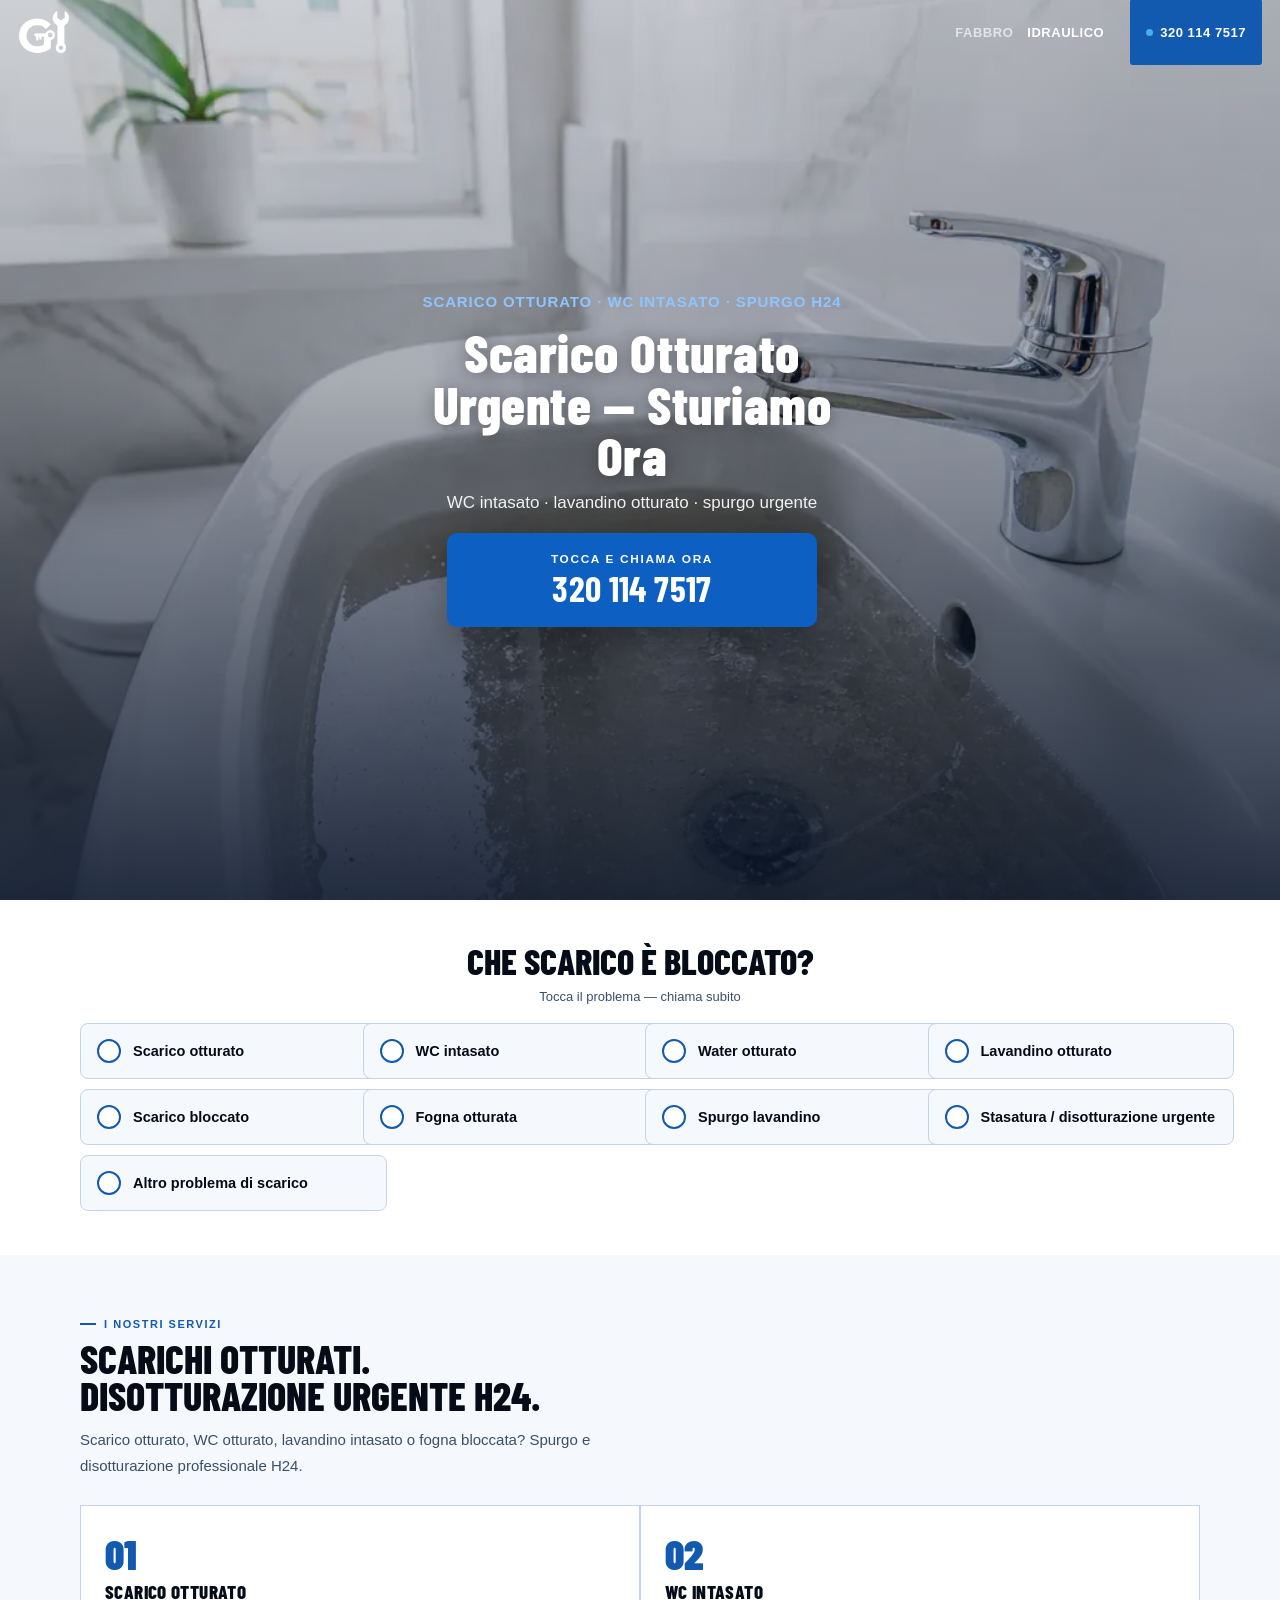
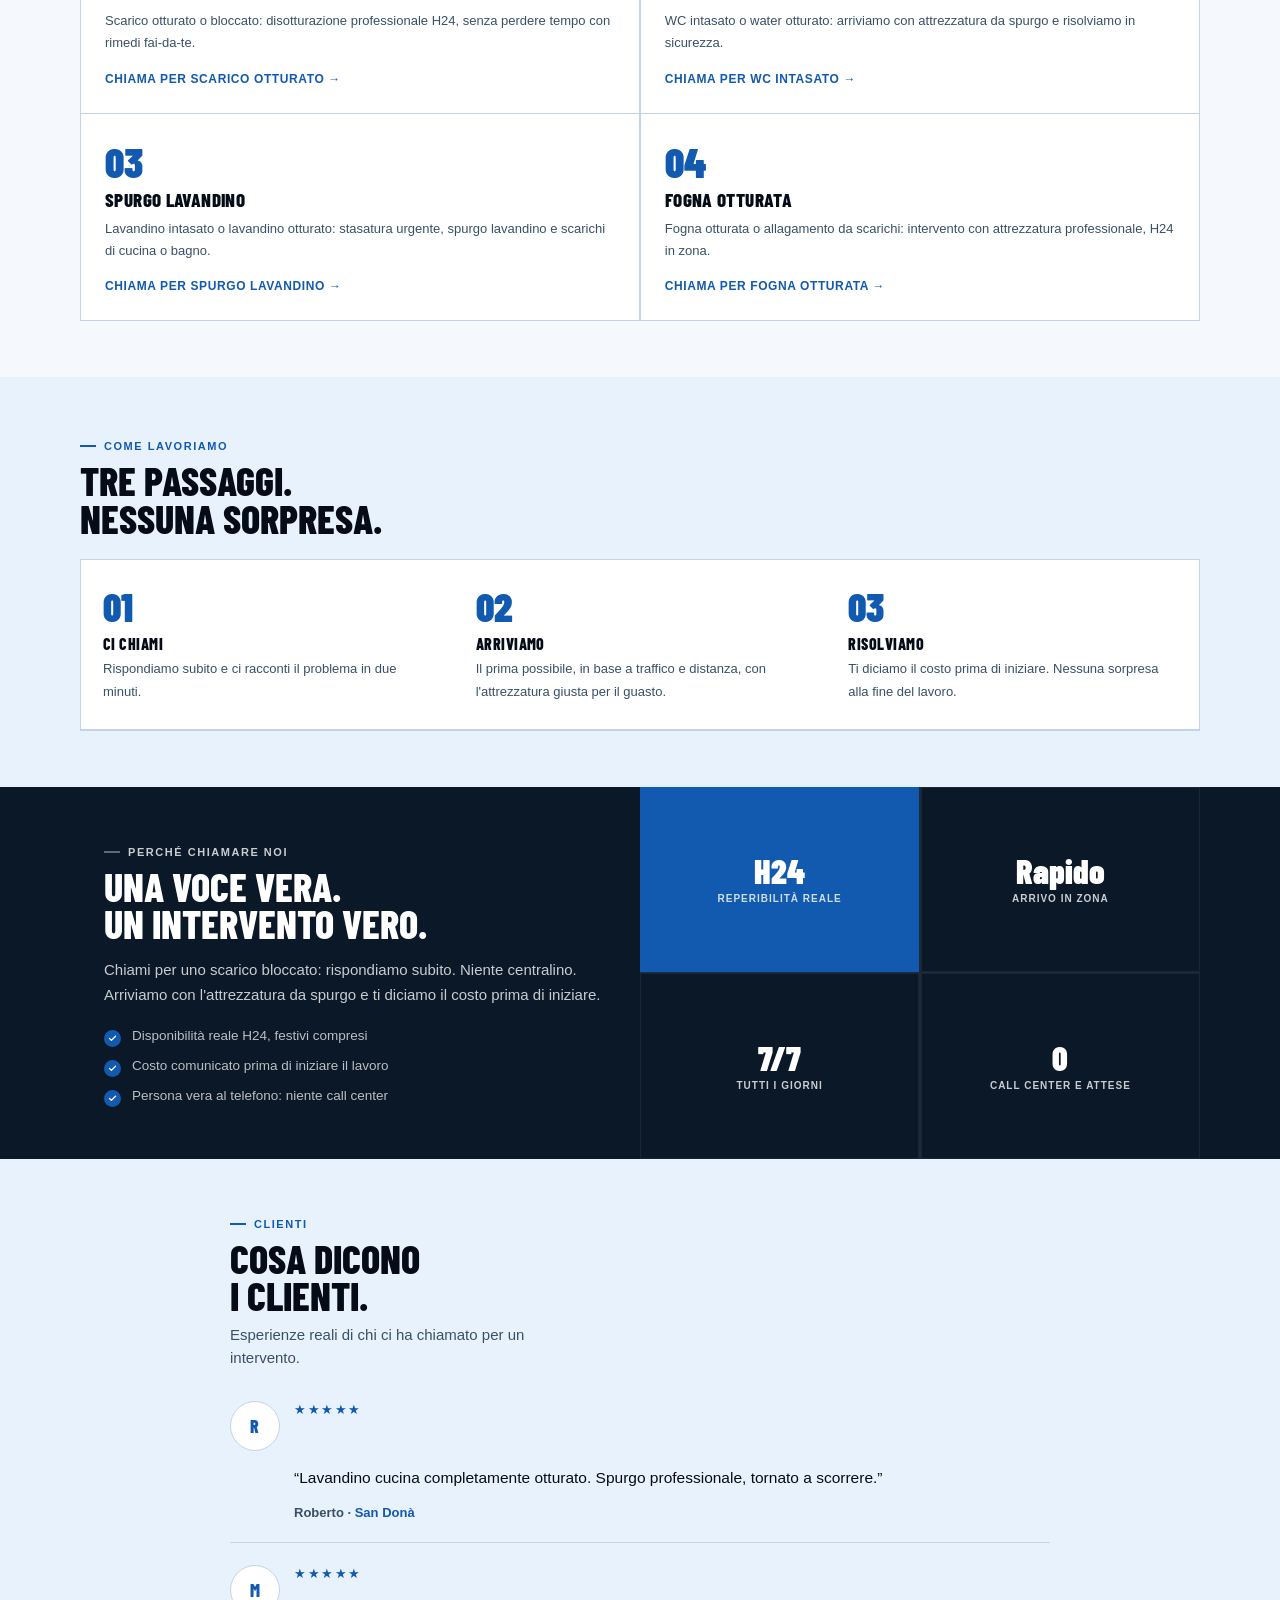
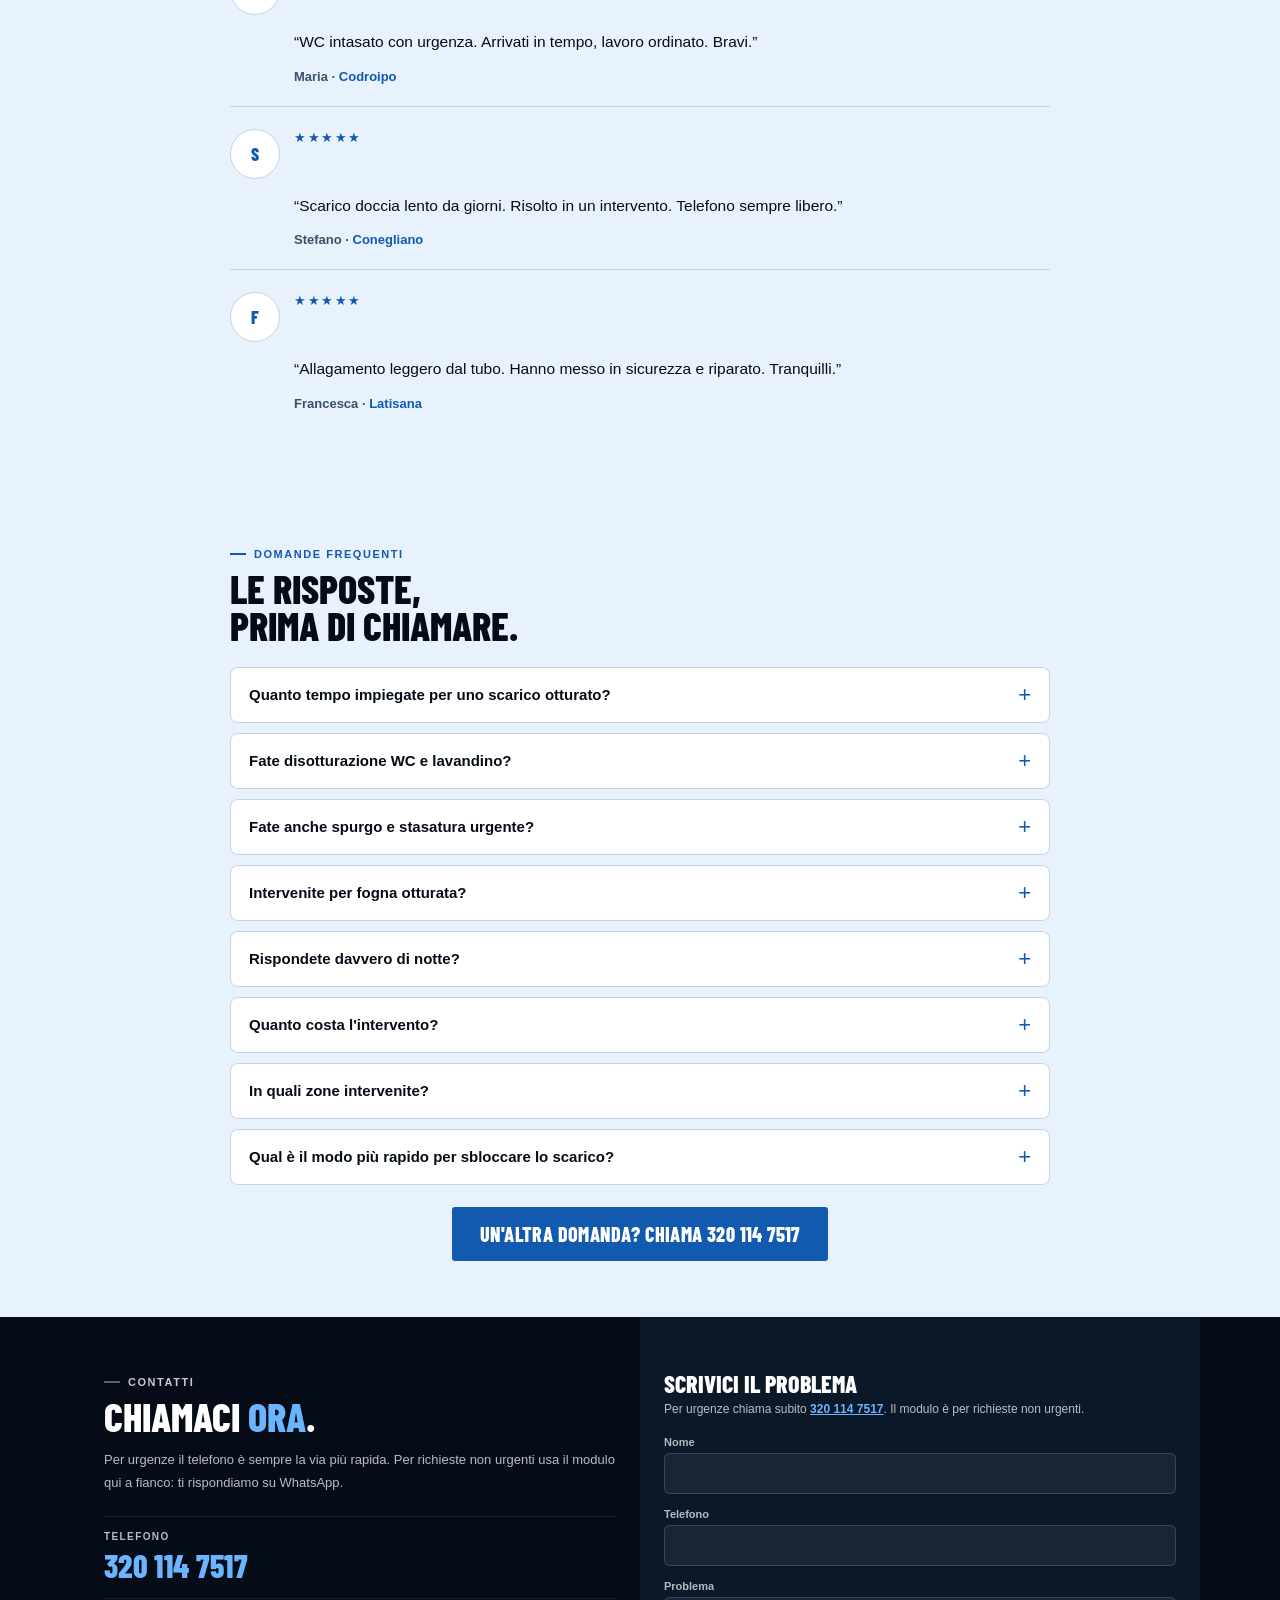
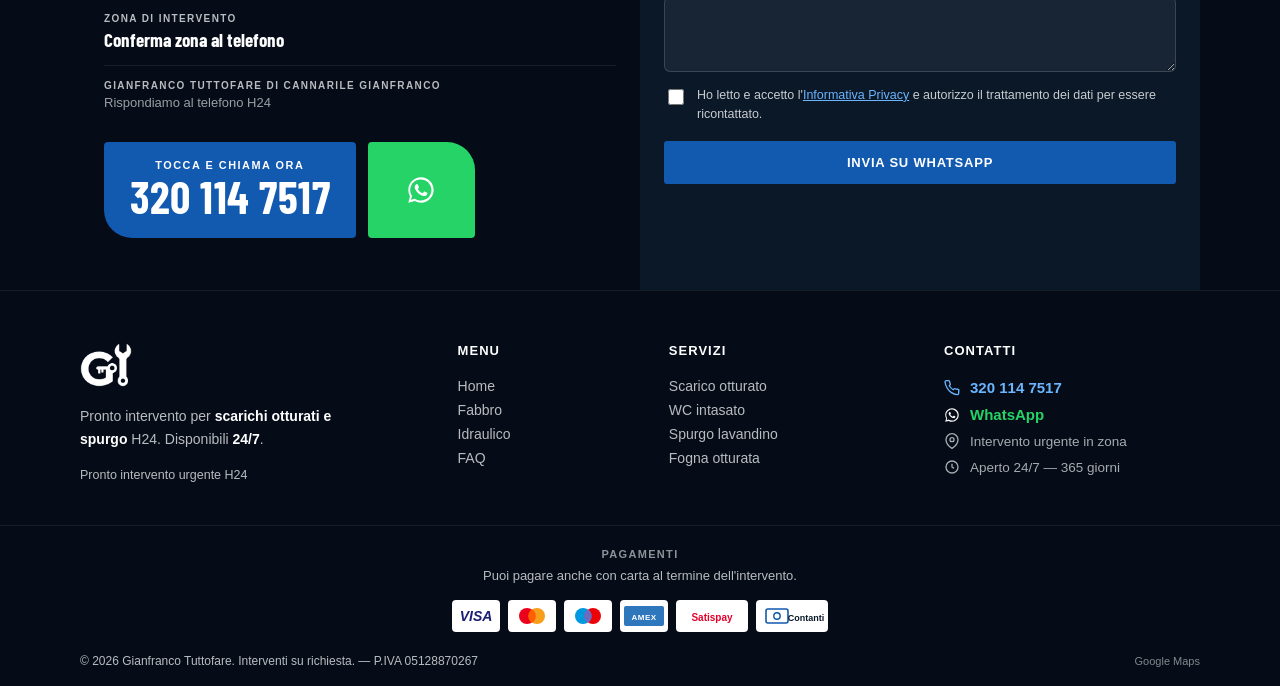
<file: scarichi.html>
<!DOCTYPE html>
<html lang="it" data-gf-qs-ver="20261005psi2">
<head>
<meta charset="utf-8">
<meta name="viewport" content="width=device-width, initial-scale=1">
<title>Scarico Otturato Urgente H24 | Chiama 320 114 7517</title>
<meta name="description" content="Scarico otturato e WC intasato: spurgo urgente H24. Chiama 320 114 7517.">
<meta name="robots" content="index, follow, max-image-preview:large">
<link rel="canonical" href="https://interventi-rapidi.it/scarichi.html">
<meta name="theme-color" content="#030912">
<meta name="format-detection" content="telephone=yes">
<meta property="og:type" content="website">
<meta property="og:locale" content="it_IT">
<meta property="og:url" content="https://interventi-rapidi.it/scarichi.html">
<meta property="og:title" content="Scarico Otturato Urgente H24 | Chiama 320 114 7517">
<meta property="og:description" content="Scarico otturato e WC intasato: spurgo urgente H24. Chiama 320 114 7517.">
<meta property="og:image" content="https://interventi-rapidi.it/assets/scarichi-hero-bg.jpg">
<link rel="icon" href="/favicon.ico?v=20260919" sizes="any">
<link rel="icon" type="image/png" sizes="32x32" href="/assets/favicon-32x32.png?v=20260919">
<link rel="icon" type="image/png" sizes="16x16" href="/assets/favicon-16x16.png?v=20260919">
<link rel="apple-touch-icon" sizes="180x180" href="/assets/apple-touch-icon.png?v=20260919">
<script>
(function () {
  window.dataLayer = window.dataLayer || [];
  window.gtag = window.gtag || function () { window.dataLayer.push(arguments); };
  if (!window.__gfConsentDefaultsSet) {
    window.__gfConsentDefaultsSet = true;
    window.gtag('consent', 'default', {
      ad_storage: 'granted', ad_user_data: 'granted', ad_personalization: 'granted',
      analytics_storage: 'granted', functionality_storage: 'granted', security_storage: 'granted',
      wait_for_update: 500
    });
    window.gtag('set', 'ads_data_redaction', false);
    window.gtag('set', 'url_passthrough', true);
  }
})();
</script>
<link rel="preconnect" href="https://fonts.googleapis.com">
<link rel="preconnect" href="https://fonts.gstatic.com" crossorigin>
<link rel="preconnect" href="https://www.googletagmanager.com">
<link rel="preload" as="style" href="https://fonts.googleapis.com/css2?family=Barlow+Condensed:wght@800&display=swap" onload="this.onload=null;this.rel='stylesheet'">
<noscript><link rel="stylesheet" href="https://fonts.googleapis.com/css2?family=Barlow+Condensed:wght@800&display=swap"></noscript>
<link rel="preload" href="/assets/scarichi-hero-bg.webp?v=20261005psi2" as="image" type="image/webp">
<style>

.gf-hero-copy,
.gf-page-hero__copy {
  min-height: 300px;
  justify-content: center;
  box-sizing: border-box !important;
  width: 100%;
  margin-left: auto;
  margin-right: auto;
  /* Fix content-box padding overflow (right bias) + slight optical left nudge */
  transform: translateX(-8px);
}
.gf-hero-copy h1,
.gf-page-hero__copy h1 {
  min-height: 2.35em;
}
html, body {
  background: #030912;
}
body { margin: 0; }
a { color: inherit; text-decoration: none; }
a:hover { color: #1a72d4; }
@keyframes gfTicker { from { transform: translateX(0); } to { transform: translateX(-50%); } }
@keyframes gfBlink { 0%, 100% { box-shadow: 0 0 0 0 rgba(34,197,94,0.6); opacity: 1; } 50% { box-shadow: 0 0 0 7px rgba(34,197,94,0); opacity: 0.5; } }
details.gf-faq summary::-webkit-details-marker { display:none; }
details.gf-faq summary::after { content:'+'; font-size:22px; font-weight:400; color:#1259b0; line-height:1; }
details.gf-faq[open] summary::after { content:'\2212'; }

.gf-reviews { padding: 52px 20px; background: var(--ice); }
.gf-reviews__inner { max-width: 820px; margin: 0 auto; }
.gf-reviews__eyebrow {
  display: inline-flex; align-items: center; gap: 8px;
  font-size: 11px; font-weight: 700; letter-spacing: 0.14em;
  text-transform: uppercase; color: var(--blue); margin-bottom: 10px;
}
.gf-reviews__eyebrow span {
  width: 16px; height: 2px; background: var(--blue); flex-shrink: 0;
}
.gf-reviews__title {
  font-family: 'Barlow Condensed', sans-serif; font-weight: 800;
  text-transform: uppercase; font-size: clamp(28px, 5.4vw, 40px);
  line-height: 0.94; margin: 0 0 8px; color: var(--ink);
}
.gf-reviews__sub {
  margin: 0 0 28px; font-size: 15px; line-height: 1.55; color: var(--muted); max-width: 42ch;
}
.gf-reviews__list { display: flex; flex-direction: column; gap: 0; }
.gf-review {
  display: grid;
  grid-template-columns: 48px 1fr;
  gap: 14px 16px;
  padding: 22px 0;
  border-top: 1px solid var(--line);
  align-items: start;
}
.gf-review:first-child { border-top: none; padding-top: 4px; }
.gf-review__mark {
  width: 48px; height: 48px; border-radius: 50%;
  background: #fff; border: 1.5px solid var(--line);
  display: flex; align-items: center; justify-content: center;
  font-family: 'Barlow Condensed', sans-serif; font-weight: 800;
  font-size: 18px; color: var(--blue); letter-spacing: 0.02em;
}
.gf-review__stars {
  grid-column: 2; color: var(--blue); font-size: 13px;
  letter-spacing: 0.12em; line-height: 1; margin: 2px 0 0;
}
.gf-review__text {
  grid-column: 2; margin: 0; font-size: 15.5px; line-height: 1.65;
  color: var(--ink); font-weight: 500;
}
.gf-review__meta {
  grid-column: 2; margin: 0; font-size: 13px; color: var(--muted);
  font-weight: 600;
}
.gf-review__meta em { font-style: normal; color: var(--blue); font-weight: 700; }
@media (max-width: 480px) {
  .gf-review { grid-template-columns: 40px 1fr; gap: 10px 12px; padding: 18px 0; }
  .gf-review__mark { width: 40px; height: 40px; font-size: 15px; }
  .gf-review__text { font-size: 14.5px; }
}

.idra-cta {
  display: flex;
  flex-wrap: wrap;
  align-items: stretch;
  justify-content: center;
  gap: 0.75rem;
  margin-top: 0.25rem;
  width: 100%;
}
.idra-dial {
  display: inline-flex;
  flex-direction: column;
  justify-content: center;
  align-items: center;
  gap: 0.2rem;
  text-decoration: none;
  background: #1259b0;
  color: #fff;
  padding: 1.05rem 1.6rem 1.2rem;
  min-height: 56px;
  border-radius: 4px 4px 4px 28px;
  box-shadow: 0 22px 50px rgba(0, 0, 0, 0.35);
  -webkit-tap-highlight-color: rgba(255,255,255,0.15);
  touch-action: manipulation;
  cursor: pointer;
}
.idra-dial:hover { background: #0d3f80; color: #fff; }
.idra-dial small {
  font-size: 0.68rem;
  font-weight: 700;
  letter-spacing: 0.14em;
  text-transform: uppercase;
  color: #fff; opacity: 1;
  font-family: -apple-system, BlinkMacSystemFont, 'Segoe UI', Roboto, Helvetica, Arial, sans-serif;
}
.idra-dial strong {
  font-family: 'Barlow Condensed', sans-serif;
  font-size: clamp(1.65rem, 5.5vw, 2.8rem);
  font-weight: 700;
  line-height: 1;
  letter-spacing: 0.01em;
}
.gf-hero-services {
  display: grid;
  grid-template-columns: 1fr;
  justify-items: center;
  gap: 12px;
  margin: 0 auto 22px;
  max-width: 200px;
  width: 100%;
}
.gf-hero-svc {
  display: flex;
  flex-direction: column;
  align-items: center;
  gap: 6px;
  text-decoration: none;
  color: #fff;
  padding: 8px 10px 12px;
  border-radius: 12px;
}
.gf-hero-svc svg {
  width: min(160px, 42vw);
  height: auto;
  display: block;
}
.gf-hero-svc span {
  font-family: 'Barlow Condensed', sans-serif;
  font-weight: 800;
  font-size: clamp(18px, 4vw, 24px);
  text-transform: uppercase;
  letter-spacing: 0.04em;
  color: #fff;
}
.gf-hero-svc small {
  font-size: 11px;
  font-weight: 600;
  letter-spacing: 0.08em;
  text-transform: uppercase;
  color: rgba(255,255,255,0.55);
}
.gf-sticky-call {
  position: fixed;
  bottom: 0;
  left: 0;
  right: 0;
  z-index: 400;
  background: #1259b0;
  padding-bottom: env(safe-area-inset-bottom, 0px);
}
.gf-sticky-call > a {
  display: flex;
  align-items: center;
  justify-content: center;
  gap: 8px;
  width: 100%;
  min-height: 56px;
  height: 56px;
  padding: 0 12px;
  margin: 0;
  box-sizing: border-box;
  color: #fff;
  background: #1259b0;
  border-radius: 0;
  line-height: 1;
  -webkit-tap-highlight-color: rgba(255,255,255,0.15);
  touch-action: manipulation;
  cursor: pointer;
  animation: gfStickyPulse 2.6s ease-in-out infinite;
}
.gf-sticky-call > a:hover { background: #0d3f80; color: #fff; }
.gf-sticky-call svg { flex-shrink: 0; display: block; width: 16px; height: 16px; }
.gf-sticky-call strong {
  font-family: 'Barlow Condensed', sans-serif;
  font-weight: 800;
  font-size: 20px;
  letter-spacing: 0.03em;
  line-height: 1;
  white-space: nowrap;
  text-align: center;
}
@keyframes gfStickyPulse {
  0%, 100% { box-shadow: inset 0 0 0 0 rgba(74,174,232,0); }
  50% { box-shadow: inset 0 0 28px 0 rgba(74,174,232,0.28); }
}
.idra-wa-btn {
  display: inline-flex;
  align-items: center;
  justify-content: center;
  min-width: 72px;
  padding: 0 1.1rem;
  border-radius: 4px 28px 4px 4px;
  background: #25d366;
  color: #fff;
  text-decoration: none;
  box-shadow: 0 22px 50px rgba(0, 0, 0, 0.28);
}
.idra-wa-btn:hover { background: #1ebe57; color: #fff; }
.idra-wa-btn img { width: 30px; height: 30px; display: block; }
.gf-footer-legal {
  max-width: 1120px;
  margin: 0 auto;
  padding: 18px 20px;
  display: flex;
  flex-wrap: wrap;
  align-items: center;
  justify-content: space-between;
  gap: 10px 20px;
}
.gf-footer-grid {
  display: grid;
  grid-template-columns: 1.35fr 0.7fr 0.95fr 1fr;
  gap: 40px 32px;
  max-width: 1120px;
  margin: 0 auto;
  padding: 52px 20px 40px;
}
@media (max-width:900px) {
  .gf-footer-grid { grid-template-columns: 1fr 1fr; gap: 32px 24px; padding: 40px 20px 32px; }
  .gf-footer-legal { padding-bottom: calc(18px + 48px + env(safe-area-inset-bottom)); }
}
@media (max-width:640px) {
  #top.gf-page-hero {
    min-height: 100svh !important;
    height: auto !important;
    padding: 10px 0 calc(56px + env(safe-area-inset-bottom, 0px) + 8px) !important;
  }
  #top.gf-page-hero .gf-page-hero__visual { width: min(88vw, 400px) !important; top: 48% !important; }
  #top.gf-page-hero .gf-page-hero__copy { padding: 20px 18px 52px !important; }
  .gf-footer-grid { grid-template-columns: 1fr; gap: 28px; }
}
@media (min-width:641px) {
  #top.gf-page-hero {
    min-height: 100vh !important;
    min-height: 100svh !important;
  }
}
/* gf-desktop-hero — pack higher so dial+WA fully above fold */
@media (min-width:768px) {
  #top.gf-page-hero {
    min-height: 100svh !important;
    height: 100svh !important;
    max-height: 100svh !important;
    padding: 28px 0 24px !important;
    box-sizing: border-box !important;
    align-items: center !important;
    justify-content: center !important;
    overflow: hidden !important;
  }
  #top.gf-page-hero .gf-page-hero__visual {
    width: min(48vw, 520px) !important;
    top: 46% !important;
    opacity: 0.46 !important;
  }
  #top.gf-page-hero .gf-page-hero__copy {
    max-width: 920px !important;
    padding: 28px 40px 12px !important;
    justify-content: center !important;
    box-sizing: border-box !important;
    margin-left: auto !important;
    margin-right: auto !important;
    align-items: center !important;
    text-align: center !important;
  }
  #top.gf-page-hero .gf-page-hero__copy > div:first-child {
    font-size: 15px !important;
    margin-bottom: 10px !important;
    padding-bottom: 6px !important;
  }
  #top.gf-page-hero h1 {
    font-size: clamp(2.7rem, 4.2vw, 4rem) !important;
    line-height: 0.96 !important;
    margin: 0 auto 10px !important; text-align: center !important;
    max-width: 16ch !important;
  }
  #top.gf-page-hero .gf-page-hero__copy > p {
    font-size: 17px !important;
    line-height: 1.4 !important;
    margin: 0 auto 18px !important; text-align: center !important;
    max-width: 420px !important;
  }
  #top.gf-page-hero .idra-cta {
    gap: 0.85rem !important;
    width: auto !important;
    margin-top: 0 !important;
  }
  #top.gf-page-hero .idra-dial {
    padding: 1.15rem 2.2rem 1.25rem !important;
    min-width: 300px !important;
  }
  #top.gf-page-hero .idra-dial small {
    font-size: 0.74rem !important;
    letter-spacing: 0.14em !important;
  }
  #top.gf-page-hero .idra-dial strong {
    font-size: clamp(2.1rem, 2.8vw, 2.8rem) !important;
  }
  #top.gf-page-hero .idra-wa-btn {
    min-width: 92px !important;
    padding: 0 1.35rem !important;
  }
  #top.gf-page-hero .idra-wa-btn img {
    width: 36px !important;
    height: 36px !important;
  }
}
/* /gf-desktop-hero */

/* Sticky bar taller for Ads CTA + safe body pad */
body { padding-bottom: 58px; }
@media (min-width: 901px) { body { padding-bottom: 0; } }
.gf-sticky-call { z-index: 520; }
.gf-sticky-call > a { height: 56px; gap: 10px; }

/* Mobile first-screen fit: hero + Chiama + numero fully visible (above sticky) */
@media (max-width: 900px) {
  .gf-page-hero__copy { min-height: 0 !important; }
  .gf-page-hero__copy h1 { min-height: 0 !important; }
  #top.gf-page-hero {
    /* Dark continuous to sticky: sticky overlays bottom pad — no paper white gap */
    min-height: 100svh !important;
    height: auto !important;
    padding: 10px 0 calc(56px + env(safe-area-inset-bottom, 0px) + 8px) !important;
    box-sizing: border-box !important;
    align-items: center !important;
    justify-content: center !important;
    overflow: hidden !important;
  }
  body.gf-has-live-avail #top.gf-page-hero {
    padding-top: 44px !important;
  }
  #top.gf-page-hero .gf-page-hero__visual {
    width: min(62vw, 260px) !important;
    top: 46% !important;
    opacity: 0.26 !important;
  }
  #top.gf-page-hero .gf-page-hero__copy {
    padding: 4px 14px 2px !important;
    justify-content: center !important;
    box-sizing: border-box !important;
    margin-left: auto !important;
    margin-right: auto !important;
    align-items: center !important;
    text-align: center !important;
    gap: 0 !important;
  }
  #top.gf-page-hero .gf-page-hero__copy > div:first-child {
    font-size: 14px !important;
    margin-bottom: 8px !important;
    padding-bottom: 5px !important;
  }
  #top.gf-page-hero h1 {
    font-size: clamp(2rem, 8.2vw, 2.75rem) !important;
    font-weight: 800 !important;
    line-height: 1.02 !important;
    margin: 0 auto 8px !important; text-align: center !important;
    max-width: 16ch !important;
  }
  #top.gf-page-hero .gf-page-hero__copy > p {
    font-size: 17px !important;
    line-height: 1.3 !important;
    margin: 0 auto 14px !important; text-align: center !important;
    max-width: 30ch !important;
  }
  #top.gf-page-hero .idra-cta {
    margin-top: 0 !important;
    width: 100% !important;
    max-width: 360px !important;
    margin-left: auto !important;
    margin-right: auto !important;
    justify-content: center !important;
  }
  #top.gf-page-hero .idra-dial {
    width: 100% !important;
    min-width: 0 !important;
    padding: 1rem 1.35rem 1.1rem !important;
    min-height: 64px !important;
  }
  #top.gf-page-hero .idra-dial small {
    font-size: 0.76rem !important;
    letter-spacing: 0.12em !important;
  }
  #top.gf-page-hero .idra-dial strong {
    font-size: clamp(1.9rem, 7.5vw, 2.55rem) !important;
    font-weight: 800 !important;
  }
  #top.gf-page-hero .idra-wa-btn {
    min-width: 60px !important;
    padding: 0 0.75rem !important;
  }
  #top.gf-page-hero .idra-wa-btn img {
    width: 28px !important;
    height: 28px !important;
  }
}

/* Mobile fold pack: H1+CTA solid block ending ~16px above sticky — phones only */
@media (max-width: 640px) {
  #top.gf-page-hero {
    display: flex !important;
    flex-direction: column !important;
    align-items: center !important;
    justify-content: flex-end !important;
    min-height: 100svh !important;
    height: auto !important;
    padding: 12px 0 calc(56px + env(safe-area-inset-bottom, 0px) + 16px) !important;
    box-sizing: border-box !important;
  }
  body.gf-has-live-avail #top.gf-page-hero {
    padding-top: 52px !important;
  }
  #top.gf-page-hero .gf-page-hero__copy {
    width: 100% !important;
    margin-top: 0 !important;
    margin-bottom: 0 !important;
    padding: 4px 14px 0 !important;
    justify-content: flex-end !important;
  }
  #top.gf-page-hero .gf-page-hero__visual {
    top: 40% !important;
  }
}

@media (min-width:901px) { .gf-sticky-call { display: none !important; } }
@media (prefers-reduced-motion: reduce) { * { animation: none !important; } .gf-sticky-call > a { animation: none !important; } }
a, button, input, select, textarea, .idra-dial, .idra-wa-btn { touch-action: manipulation; }
img { max-width: 100%; height: auto; }

.gf-h1:hover{color:#fff;}
.gf-h2:hover{background:var(--blue-d); color:#fff;}
.gf-h3:hover{border-color:var(--blue); background:var(--ice);}
.gf-h4:hover{border-color:var(--blue); background:var(--ice);}
.gf-h5:hover{border-color:var(--blue); background:var(--ice);}
.gf-h6:hover{border-color:var(--blue); background:var(--ice);}
.gf-h7:hover{border-color:var(--blue); background:var(--ice);}
.gf-h8:hover{border-color:var(--blue); background:var(--ice);}
.gf-h9:hover{border-color:var(--blue); background:var(--ice);}
.gf-h10:hover{border-color:var(--blue); background:var(--ice);}
.gf-h11:hover{border-color:var(--blue); background:var(--ice);}
.gf-h12:hover{background:var(--ice); color:var(--text);}
.gf-h13:hover{background:var(--ice); color:var(--text);}
.gf-h14:hover{background:var(--ice); color:var(--text);}
.gf-h15:hover{background:var(--ice); color:var(--text);}
.gf-h16:hover{background:var(--blue-d); color:#fff;}
.gf-h17:hover{color:var(--blue-l);}
.gf-h18:hover{background:var(--blue-d);}
.gf-h19:hover{color:#fff;}
.gf-h20:hover{color:#fff;}
.gf-h21:hover{color:#fff;}
.gf-h22:hover{color:#fff;}
.gf-h23:hover{color:#fff;}
.gf-h24:hover{color:#fff;}
.gf-h25:hover{color:#fff;}
.gf-h26:hover{color:#fff;}
.gf-h27:hover{color:#fff;}
.gf-h28:hover{opacity:0.85;}
.gf-h29:hover{color:rgba(255,255,255,0.85);}
.gf-h30:hover{background:var(--blue-d); color:#fff;}
html,body{margin:0}
</style>
<script type="application/ld+json">
{
  "@context": "https://schema.org",
  "@type": "EmergencyService",
  "name": "Interventi Rapidi — Scarichi Urgente",
  "telephone": "+393201147517",
  "url": "https://interventi-rapidi.it/scarichi.html",
  "image": "https://interventi-rapidi.it/assets/scarichi-hero-bg.jpg",
  "description": "Scarico otturato e WC intasato: spurgo urgente H24. Chiama 320 114 7517.",
  "areaServed": "IT",
  "availableLanguage": "it"
}
</script>
<script src="/geo-ne.js?v=20261005psi2" defer></script>
<script src="/ads-geo.js?v=20261005psi2" defer></script>
<script src="/ads-qs-match.js?v=20261005psi2" defer></script>
<script src="/tracking-config.js?v=20261005psi2" defer></script>
<script src="/consent-ads.js?v=20261005psi3" defer></script>
</head>
<body>
<div id="gf-ads-phone-seed" style="position:fixed;left:-9999px;top:0;z-index:-1;width:280px;height:auto;padding:6px;font:14px/1.4 sans-serif;pointer-events:none;">
  Emergenza casa H24 — chiama <a data-gf-phone-track="phone_click_contatto" href="tel:+393201147517">320 114 7517</a>
</div>
<div style="--ink:#050c18; --ink2:#0a1828; --deep:#030912; --paper:#f5f8fc; --paper2:#ffffff; --ice:#e8f2fd; --line:#c4d3e6; --blue:#1259b0; --blue-d:#0d3f80; --blue-l:#6BB5FF; --aqua:#4aaee8; --text:#0a1828; --muted:#3a5068; --wa:#25d366; --wa-d:#1fb558; font-family:-apple-system,BlinkMacSystemFont,'Segoe UI',Roboto,Helvetica,Arial,sans-serif; background:var(--paper); color:var(--text); overflow-x:hidden; width:100%; padding-top:0;
">

  <nav style="position:fixed; top:0; left:0; right:0; z-index:500; height:64px; display:flex; align-items:center; gap:12px; padding:0 18px; background:transparent; border-bottom:0; backdrop-filter:none;">
    <a href="index.html" style="display:flex; align-items:center; min-width:0;"><img src="assets/logo-white-160.png" alt="Gianfranco Tuttofare — Idraulico urgente H24" width="160" height="135" decoding="async" fetchpriority="low" style="height:44px; width:auto; flex-shrink:0;"></a>
    <div style="display:flex; align-items:center; gap:14px; margin-left:auto; margin-right:14px;">
      <a class="gf-h1" href="fabbro.html" style="font-size:13px; font-weight:700; letter-spacing:0.04em; text-transform:uppercase; color:rgba(255,255,255,0.65);">Fabbro</a>
      <a href="idraulico.html" style="font-size:13px; font-weight:700; letter-spacing:0.04em; text-transform:uppercase; color:#fff;">Idraulico</a>
    </div>
    <a class="gf-h2" data-gf-phone-track="phone_click_hero" href="tel:+393201147517" aria-label="Chiama subito 320 114 7517" style="display:inline-flex; align-items:center; gap:7px; background:var(--blue); color:#fff; padding:11px 16px; min-height:44px; border-radius:3px; font-size:13px; font-weight:700; letter-spacing:0.04em; white-space:nowrap; flex-shrink:0;">
      <span style="width:7px; height:7px; border-radius:50%; background:var(--aqua); flex-shrink:0;"></span>320 114 7517
    </a>
  </nav>

  <main id="main-content">
  <section id="top" class="gf-page-hero gf-page-hero--photo" style="position:relative; min-height:100vh; min-height:100svh; display:flex; align-items:flex-end; justify-content:center; overflow:hidden; background:#0b1a2e url(assets/scarichi-hero-bg.webp?v=20261005psi2) center 40%/cover no-repeat; padding:20px 0 24px; box-sizing:border-box;">
    <div style="position:absolute; inset:0; background:linear-gradient(180deg, rgba(8,20,40,0.2) 0%, rgba(8,20,40,0.35) 42%, rgba(8,20,40,0.88) 100%); pointer-events:none; z-index:1;"></div>
    <div class="gf-page-hero__copy" style="position:relative; z-index:2; box-sizing:border-box; width:100%; max-width:640px; margin:0 auto; padding:20px 18px 12px; display:flex; flex-direction:column; align-items:center; text-align:center;">
      <div id="gf-hero-eyebrow" style="font-size:12px; font-weight:700; letter-spacing:0.06em; text-transform:uppercase; color:#8ec5ff; margin-bottom:10px;">Scarico otturato urgente · WC intasato · Pronto intervento scarichi</div>
      <h1 style="font-family:'Barlow Condensed',sans-serif; font-weight:800; color:#fff; font-size:clamp(2rem,7.5vw,3.4rem); line-height:0.96; margin:0 0 10px; letter-spacing:0.01em; max-width:18ch; text-shadow:0 2px 18px rgba(0,0,0,0.35);">
        <span id="gf-hero-title">Scarico Otturato Urgente — Sturiamo Ora</span>
      </h1>
      <p id="gf-hero-sub" style="margin:0 0 14px; font-size:15px; line-height:1.4; color:rgba(255,255,255,0.92); max-width:36ch;">WC intasato · lavandino otturato · spurgo urgente</p>
      <p class="gf-geo-avail" data-gf-geo-avail hidden></p>
      <div class="idra-cta" style="margin-top:2px; width:100%; max-width:340px;">
        <a data-gf-phone-track="phone_click_hero" class="idra-dial" href="tel:+393201147517" aria-label="Tocca e chiama 320 114 7517" style="width:100%; border-radius:10px; background:#0d5fc2; box-shadow:0 14px 32px rgba(0,0,0,0.28);">
          <small>Tocca e chiama ora</small>
          <strong>320 114 7517</strong>
        </a>
      </div>
    </div>
  </section>
  <section id="problema" style="padding:44px 20px; background:#fff;">
    <div style="max-width:1120px; margin:0 auto;">
      <h2 style="font-family:'Barlow Condensed',sans-serif; font-weight:800; text-transform:uppercase; font-size:clamp(26px,5vw,36px); line-height:0.94; margin:0 0 18px; color:var(--ink); text-align:center;">Che scarico è bloccato?</h2>
      <p style="text-align:center; font-size:13px; color:var(--muted); margin:-8px 0 16px; line-height:1.45;">Tocca il problema — chiama subito</p>
      <div style="display:grid; grid-template-columns:repeat(auto-fit,minmax(220px,1fr)); gap:10px;">
          <a class="gf-h3" href="tel:+393201147517" data-gf-phone-track="phone_click_problema" data-gf-pick="Scarico otturato" style="display:flex; text-decoration:none; color:inherit; align-items:center; gap:12px; text-align:left; width:100%; background:var(--paper); border:1.5px solid var(--line); border-radius:8px; padding:15px 16px; font-family:inherit; font-size:14.5px; font-weight:600; color:var(--ink); cursor:pointer;" role="button">
            <span style="flex-shrink:0; width:20px; height:20px; border-radius:50%; border:2px solid var(--blue); background:#fff;"></span>
            Scarico otturato
          </a>
          <a class="gf-h4" href="tel:+393201147517" data-gf-phone-track="phone_click_problema" data-gf-pick="WC intasato" style="display:flex; text-decoration:none; color:inherit; align-items:center; gap:12px; text-align:left; width:100%; background:var(--paper); border:1.5px solid var(--line); border-radius:8px; padding:15px 16px; font-family:inherit; font-size:14.5px; font-weight:600; color:var(--ink); cursor:pointer;" role="button">
            <span style="flex-shrink:0; width:20px; height:20px; border-radius:50%; border:2px solid var(--blue); background:#fff;"></span>
            WC intasato
          </a>
          <a class="gf-h5" href="tel:+393201147517" data-gf-phone-track="phone_click_problema" data-gf-pick="Water otturato" style="display:flex; text-decoration:none; color:inherit; align-items:center; gap:12px; text-align:left; width:100%; background:var(--paper); border:1.5px solid var(--line); border-radius:8px; padding:15px 16px; font-family:inherit; font-size:14.5px; font-weight:600; color:var(--ink); cursor:pointer;" role="button">
            <span style="flex-shrink:0; width:20px; height:20px; border-radius:50%; border:2px solid var(--blue); background:#fff;"></span>
            Water otturato
          </a>
          <a class="gf-h6" href="tel:+393201147517" data-gf-phone-track="phone_click_problema" data-gf-pick="Lavandino otturato" style="display:flex; text-decoration:none; color:inherit; align-items:center; gap:12px; text-align:left; width:100%; background:var(--paper); border:1.5px solid var(--line); border-radius:8px; padding:15px 16px; font-family:inherit; font-size:14.5px; font-weight:600; color:var(--ink); cursor:pointer;" role="button">
            <span style="flex-shrink:0; width:20px; height:20px; border-radius:50%; border:2px solid var(--blue); background:#fff;"></span>
            Lavandino otturato
          </a>
          <a class="gf-h7" href="tel:+393201147517" data-gf-phone-track="phone_click_problema" data-gf-pick="Scarico bloccato" style="display:flex; text-decoration:none; color:inherit; align-items:center; gap:12px; text-align:left; width:100%; background:var(--paper); border:1.5px solid var(--line); border-radius:8px; padding:15px 16px; font-family:inherit; font-size:14.5px; font-weight:600; color:var(--ink); cursor:pointer;" role="button">
            <span style="flex-shrink:0; width:20px; height:20px; border-radius:50%; border:2px solid var(--blue); background:#fff;"></span>
            Scarico bloccato
          </a>
          <a class="gf-h8" href="tel:+393201147517" data-gf-phone-track="phone_click_problema" data-gf-pick="Fogna otturata" style="display:flex; text-decoration:none; color:inherit; align-items:center; gap:12px; text-align:left; width:100%; background:var(--paper); border:1.5px solid var(--line); border-radius:8px; padding:15px 16px; font-family:inherit; font-size:14.5px; font-weight:600; color:var(--ink); cursor:pointer;" role="button">
            <span style="flex-shrink:0; width:20px; height:20px; border-radius:50%; border:2px solid var(--blue); background:#fff;"></span>
            Fogna otturata
          </a>
          <a class="gf-h9" href="tel:+393201147517" data-gf-phone-track="phone_click_problema" data-gf-pick="Spurgo lavandino" style="display:flex; text-decoration:none; color:inherit; align-items:center; gap:12px; text-align:left; width:100%; background:var(--paper); border:1.5px solid var(--line); border-radius:8px; padding:15px 16px; font-family:inherit; font-size:14.5px; font-weight:600; color:var(--ink); cursor:pointer;" role="button">
            <span style="flex-shrink:0; width:20px; height:20px; border-radius:50%; border:2px solid var(--blue); background:#fff;"></span>
            Spurgo lavandino
          </a>
          <a class="gf-h10" href="tel:+393201147517" data-gf-phone-track="phone_click_problema" data-gf-pick="Stasatura / disotturazione urgente" style="display:flex; text-decoration:none; color:inherit; align-items:center; gap:12px; text-align:left; width:100%; background:var(--paper); border:1.5px solid var(--line); border-radius:8px; padding:15px 16px; font-family:inherit; font-size:14.5px; font-weight:600; color:var(--ink); cursor:pointer;" role="button">
            <span style="flex-shrink:0; width:20px; height:20px; border-radius:50%; border:2px solid var(--blue); background:#fff;"></span>
            Stasatura / disotturazione urgente
          </a>
          <a class="gf-h11" href="tel:+393201147517" data-gf-phone-track="phone_click_problema" data-gf-pick="Altro problema di scarico" style="display:flex; text-decoration:none; color:inherit; align-items:center; gap:12px; text-align:left; width:100%; background:var(--paper); border:1.5px solid var(--line); border-radius:8px; padding:15px 16px; font-family:inherit; font-size:14.5px; font-weight:600; color:var(--ink); cursor:pointer;" role="button">
            <span style="flex-shrink:0; width:20px; height:20px; border-radius:50%; border:2px solid var(--blue); background:#fff;"></span>
            Altro problema di scarico
          </a>
      </div>
    </div>
  </section>

  <section id="servizi" style="padding:56px 20px;">
    <div style="max-width:1120px; margin:0 auto;">
      <div style="display:inline-flex; align-items:center; gap:8px; font-size:11px; font-weight:700; letter-spacing:0.14em; text-transform:uppercase; color:var(--blue); margin-bottom:10px;"><span style="width:16px; height:2px; background:var(--blue); flex-shrink:0;"></span>I nostri servizi</div>
      <h2 style="font-family:'Barlow Condensed',sans-serif; font-weight:800; text-transform:uppercase; font-size:clamp(28px,5.4vw,40px); line-height:0.94; margin:0 0 12px; color:var(--ink);">Scarichi otturati.<br>Disotturazione urgente H24.</h2>
      <p style="color:var(--muted); font-size:15px; line-height:1.75; max-width:560px; margin:0;">Scarico otturato, WC otturato, lavandino intasato o fogna bloccata? Spurgo e disotturazione professionale H24.</p>
      <div style="display:grid; grid-template-columns:1fr 1fr; gap:1.5px; background:var(--line); margin-top:26px; border:1px solid var(--line);">
        <a class="gf-h12" data-gf-phone-track="phone_click_urgenza" href="tel:+393201147517" style="display:block; background:#fff; padding:26px 24px;">
          <div style="font-family:'Barlow Condensed',sans-serif; font-size:42px; font-weight:900; color:#1259b0; line-height:1; margin-bottom:6px;">01</div>
          <h3 style="font-family:'Barlow Condensed',sans-serif; font-size:19px; font-weight:800; text-transform:uppercase; letter-spacing:0.02em; color:var(--ink); margin:0 0 7px;">Scarico Otturato</h3>
          <p style="font-size:13px; color:var(--muted); line-height:1.7; margin:0 0 14px;">Scarico otturato o bloccato: disotturazione professionale H24, senza perdere tempo con rimedi fai-da-te.</p>
          <span style="font-size:12px; font-weight:700; color:var(--blue); text-transform:uppercase; letter-spacing:0.05em;">Chiama per scarico otturato &rarr;</span>
        </a>
        <a class="gf-h13" data-gf-phone-track="phone_click_scarichi" href="tel:+393201147517" style="display:block; background:#fff; padding:26px 24px;">
          <div style="font-family:'Barlow Condensed',sans-serif; font-size:42px; font-weight:900; color:#1259b0; line-height:1; margin-bottom:6px;">02</div>
          <h3 style="font-family:'Barlow Condensed',sans-serif; font-size:19px; font-weight:800; text-transform:uppercase; letter-spacing:0.02em; color:var(--ink); margin:0 0 7px;">WC Intasato</h3>
          <p style="font-size:13px; color:var(--muted); line-height:1.7; margin:0 0 14px;">WC intasato o water otturato: arriviamo con attrezzatura da spurgo e risolviamo in sicurezza.</p>
          <span style="font-size:12px; font-weight:700; color:var(--blue); text-transform:uppercase; letter-spacing:0.05em;">Chiama per WC intasato &rarr;</span>
        </a>
        <a class="gf-h14" data-gf-phone-track="phone_click_perdite" href="tel:+393201147517" style="display:block; background:#fff; padding:26px 24px;">
          <div style="font-family:'Barlow Condensed',sans-serif; font-size:42px; font-weight:900; color:#1259b0; line-height:1; margin-bottom:6px;">03</div>
          <h3 style="font-family:'Barlow Condensed',sans-serif; font-size:19px; font-weight:800; text-transform:uppercase; letter-spacing:0.02em; color:var(--ink); margin:0 0 7px;">Spurgo Lavandino</h3>
          <p style="font-size:13px; color:var(--muted); line-height:1.7; margin:0 0 14px;">Lavandino intasato o lavandino otturato: stasatura urgente, spurgo lavandino e scarichi di cucina o bagno.</p>
          <span style="font-size:12px; font-weight:700; color:var(--blue); text-transform:uppercase; letter-spacing:0.05em;">Chiama per spurgo lavandino &rarr;</span>
        </a>
        <a class="gf-h15" data-gf-phone-track="phone_click_generico" href="tel:+393201147517" style="display:block; background:#fff; padding:26px 24px;">
          <div style="font-family:'Barlow Condensed',sans-serif; font-size:42px; font-weight:900; color:#1259b0; line-height:1; margin-bottom:6px;">04</div>
          <h3 style="font-family:'Barlow Condensed',sans-serif; font-size:19px; font-weight:800; text-transform:uppercase; letter-spacing:0.02em; color:var(--ink); margin:0 0 7px;">Fogna Otturata</h3>
          <p style="font-size:13px; color:var(--muted); line-height:1.7; margin:0 0 14px;">Fogna otturata o allagamento da scarichi: intervento con attrezzatura professionale, H24 in zona.</p>
          <span style="font-size:12px; font-weight:700; color:var(--blue); text-transform:uppercase; letter-spacing:0.05em;">Chiama per fogna otturata &rarr;</span>
        </a>
      </div>
    </div>
  </section>

  <section id="come-lavoro" style="padding:56px 20px; background:var(--ice);">
    <div style="max-width:1120px; margin:0 auto;">
      <div style="display:inline-flex; align-items:center; gap:8px; font-size:11px; font-weight:700; letter-spacing:0.14em; text-transform:uppercase; color:var(--blue); margin-bottom:10px;"><span style="width:16px; height:2px; background:var(--blue); flex-shrink:0;"></span>Come lavoriamo</div>
      <h2 style="font-family:'Barlow Condensed',sans-serif; font-weight:800; text-transform:uppercase; font-size:clamp(28px,5.4vw,40px); line-height:0.94; margin:0 0 8px; color:var(--ink);">Tre passaggi.<br>Nessuna sorpresa.</h2>
      <div style="display:grid; grid-template-columns:repeat(auto-fit,minmax(230px,1fr)); border:1px solid var(--line); margin-top:22px; background:#fff;">
        <div style="padding:26px 22px; border-bottom:1px solid var(--line);">
          <div style="font-family:'Barlow Condensed',sans-serif; font-size:40px; font-weight:900; color:#1259b0; line-height:1; margin-bottom:8px;">01</div>
          <div style="font-family:'Barlow Condensed',sans-serif; font-size:16px; font-weight:800; text-transform:uppercase; letter-spacing:0.03em; color:var(--ink); margin-bottom:5px;">Ci chiami</div>
          <p style="font-size:13px; color:var(--muted); line-height:1.7; margin:0;">Rispondiamo subito e ci racconti il problema in due minuti.</p>
        </div>
        <div style="padding:26px 22px; border-bottom:1px solid var(--line);">
          <div style="font-family:'Barlow Condensed',sans-serif; font-size:40px; font-weight:900; color:#1259b0; line-height:1; margin-bottom:8px;">02</div>
          <div style="font-family:'Barlow Condensed',sans-serif; font-size:16px; font-weight:800; text-transform:uppercase; letter-spacing:0.03em; color:var(--ink); margin-bottom:5px;">Arriviamo</div>
          <p style="font-size:13px; color:var(--muted); line-height:1.7; margin:0;">Il prima possibile, in base a traffico e distanza, con l'attrezzatura giusta per il guasto.</p>
        </div>
        <div style="padding:26px 22px; border-bottom:1px solid var(--line);">
          <div style="font-family:'Barlow Condensed',sans-serif; font-size:40px; font-weight:900; color:#1259b0; line-height:1; margin-bottom:8px;">03</div>
          <div style="font-family:'Barlow Condensed',sans-serif; font-size:16px; font-weight:800; text-transform:uppercase; letter-spacing:0.03em; color:var(--ink); margin-bottom:5px;">Risolviamo</div>
          <p style="font-size:13px; color:var(--muted); line-height:1.7; margin:0;">Ti diciamo il costo prima di iniziare. Nessuna sorpresa alla fine del lavoro.</p>
        </div>
      </div>
    </div>
  </section>


  <section id="chi-siamo" style="background:var(--ink2);">
    <div style="max-width:1120px; margin:0 auto; display:grid; grid-template-columns:repeat(auto-fit,minmax(300px,1fr));">
      <div style="padding:52px 24px;">
        <div style="display:inline-flex; align-items:center; gap:8px; font-size:11px; font-weight:700; letter-spacing:0.14em; text-transform:uppercase; color:rgba(255,255,255,0.78); margin-bottom:10px;"><span style="width:16px; height:2px; background:rgba(255,255,255,0.35); flex-shrink:0;"></span>Perché chiamare noi</div>
        <h2 style="font-family:'Barlow Condensed',sans-serif; font-weight:800; text-transform:uppercase; font-size:clamp(28px,5.4vw,40px); line-height:0.94; margin:0 0 14px; color:#fff;">Una voce vera.<br>Un intervento vero.</h2>
        <p style="font-size:15px; line-height:1.7; color:rgba(255,255,255,0.78); margin:0 0 20px;">Chiami per uno scarico bloccato: rispondiamo subito. Niente centralino. Arriviamo con l'attrezzatura da spurgo e ti diciamo il costo prima di iniziare.</p>
        <div style="display:flex; flex-direction:column; gap:11px;">
          <div style="display:flex; align-items:flex-start; gap:11px; font-size:13.5px; color:rgba(255,255,255,0.72);"><span style="flex-shrink:0; width:17px; height:17px; background:var(--blue); border-radius:50%; margin-top:2px; display:flex; align-items:center; justify-content:center;"><svg width="9" height="9" viewBox="0 0 24 24" fill="none" stroke="#fff" stroke-width="3.5" stroke-linecap="round" stroke-linejoin="round"><polyline points="20 6 9 17 4 12"></polyline></svg></span>Disponibilit&agrave; reale H24, festivi compresi</div>
          <div style="display:flex; align-items:flex-start; gap:11px; font-size:13.5px; color:rgba(255,255,255,0.72);"><span style="flex-shrink:0; width:17px; height:17px; background:var(--blue); border-radius:50%; margin-top:2px; display:flex; align-items:center; justify-content:center;"><svg width="9" height="9" viewBox="0 0 24 24" fill="none" stroke="#fff" stroke-width="3.5" stroke-linecap="round" stroke-linejoin="round"><polyline points="20 6 9 17 4 12"></polyline></svg></span>Costo comunicato prima di iniziare il lavoro</div>
          <div style="display:flex; align-items:flex-start; gap:11px; font-size:13.5px; color:rgba(255,255,255,0.72);"><span style="flex-shrink:0; width:17px; height:17px; background:var(--blue); border-radius:50%; margin-top:2px; display:flex; align-items:center; justify-content:center;"><svg width="9" height="9" viewBox="0 0 24 24" fill="none" stroke="#fff" stroke-width="3.5" stroke-linecap="round" stroke-linejoin="round"><polyline points="20 6 9 17 4 12"></polyline></svg></span>Persona vera al telefono: niente call center</div>
        </div>
      </div>
      <div style="display:grid; grid-template-columns:1fr 1fr; gap:1.5px; background:rgba(255,255,255,0.08);">
        <div style="background:var(--blue); padding:30px 16px; text-align:center; display:flex; flex-direction:column; justify-content:center; gap:5px;">
          <div style="font-family:'Barlow Condensed',sans-serif; font-size:34px; font-weight:900; color:#fff; line-height:1;">H24</div>
          <div style="font-size:10px; font-weight:600; letter-spacing:0.1em; text-transform:uppercase; color:rgba(255,255,255,0.8);">Reperibilit&agrave; reale</div>
        </div>
        <div style="background:var(--ink2); padding:30px 16px; text-align:center; border:1px solid rgba(255,255,255,0.06); display:flex; flex-direction:column; justify-content:center; gap:5px;">
          <div style="font-family:'Barlow Condensed',sans-serif; font-size:34px; font-weight:900; color:#fff; line-height:1;">Rapido</div>
          <div style="font-size:10px; font-weight:600; letter-spacing:0.1em; text-transform:uppercase; color:rgba(255,255,255,0.78);">Arrivo in zona</div>
        </div>
        <div style="background:var(--ink2); padding:30px 16px; text-align:center; border:1px solid rgba(255,255,255,0.06); display:flex; flex-direction:column; justify-content:center; gap:5px;">
          <div style="font-family:'Barlow Condensed',sans-serif; font-size:34px; font-weight:900; color:#fff; line-height:1;">7/7</div>
          <div style="font-size:10px; font-weight:600; letter-spacing:0.1em; text-transform:uppercase; color:rgba(255,255,255,0.78);">Tutti i giorni</div>
        </div>
        <div style="background:var(--ink2); padding:30px 16px; text-align:center; border:1px solid rgba(255,255,255,0.06); display:flex; flex-direction:column; justify-content:center; gap:5px;">
          <div style="font-family:'Barlow Condensed',sans-serif; font-size:34px; font-weight:900; color:#fff; line-height:1;">0</div>
          <div style="font-size:10px; font-weight:600; letter-spacing:0.1em; text-transform:uppercase; color:rgba(255,255,255,0.78);">Call center e attese</div>
        </div>
      </div>
    </div>
  </section>

<section id="recensioni" class="gf-reviews" aria-labelledby="gf-reviews-title">
    <div class="gf-reviews__inner">
      <div class="gf-reviews__eyebrow"><span></span>Clienti</div>
      <h2 id="gf-reviews-title" class="gf-reviews__title">Cosa dicono<br>i clienti.</h2>
      <p class="gf-reviews__sub">Esperienze reali di chi ci ha chiamato per un intervento.</p>
      <div class="gf-reviews__list">
        <article class="gf-review">
          <div class="gf-review__mark" aria-hidden="true">R</div>
          <div class="gf-review__stars" aria-label="5 su 5">★★★★★</div>
          <p class="gf-review__text">“Lavandino cucina completamente otturato. Spurgo professionale, tornato a scorrere.”</p>
          <p class="gf-review__meta">Roberto · <em>San Donà</em></p>
        </article>
        <article class="gf-review">
          <div class="gf-review__mark" aria-hidden="true">M</div>
          <div class="gf-review__stars" aria-label="5 su 5">★★★★★</div>
          <p class="gf-review__text">“WC intasato con urgenza. Arrivati in tempo, lavoro ordinato. Bravi.”</p>
          <p class="gf-review__meta">Maria · <em>Codroipo</em></p>
        </article>
        <article class="gf-review">
          <div class="gf-review__mark" aria-hidden="true">S</div>
          <div class="gf-review__stars" aria-label="5 su 5">★★★★★</div>
          <p class="gf-review__text">“Scarico doccia lento da giorni. Risolto in un intervento. Telefono sempre libero.”</p>
          <p class="gf-review__meta">Stefano · <em>Conegliano</em></p>
        </article>
        <article class="gf-review">
          <div class="gf-review__mark" aria-hidden="true">F</div>
          <div class="gf-review__stars" aria-label="5 su 5">★★★★★</div>
          <p class="gf-review__text">“Allagamento leggero dal tubo. Hanno messo in sicurezza e riparato. Tranquilli.”</p>
          <p class="gf-review__meta">Francesca · <em>Latisana</em></p>
        </article>
      </div>
    </div>
  </section>

  <section id="faq" style="padding:56px 20px; background:var(--ice);">
    <div style="max-width:820px; margin:0 auto;">
      <div style="display:inline-flex; align-items:center; gap:8px; font-size:11px; font-weight:700; letter-spacing:0.14em; text-transform:uppercase; color:var(--blue); margin-bottom:10px;"><span style="width:16px; height:2px; background:var(--blue); flex-shrink:0;"></span>Domande frequenti</div>
      <h2 style="font-family:'Barlow Condensed',sans-serif; font-weight:800; text-transform:uppercase; font-size:clamp(28px,5.4vw,40px); line-height:0.94; margin:0 0 4px; color:var(--ink);">Le risposte,<br>prima di chiamare.</h2>
      <div style="display:flex; flex-direction:column; gap:10px; margin-top:22px;">
        <details class="gf-faq" name="gf-faq" style="background:#fff; border:1px solid var(--line); border-radius:8px; overflow:hidden;"><summary style="display:flex; justify-content:space-between; align-items:center; gap:12px; padding:16px 18px; cursor:pointer; font-weight:700; font-size:15px; color:var(--ink); list-style:none;">Quanto tempo impiegate per uno scarico otturato?</summary><div style="padding:0 18px 16px; color:var(--muted); font-size:14px; line-height:1.7;">Il prima possibile, in base a traffico e distanza. Disotturazione e spurgo H24, anche di notte.</div></details>
        <details class="gf-faq" name="gf-faq" style="background:#fff; border:1px solid var(--line); border-radius:8px; overflow:hidden;"><summary style="display:flex; justify-content:space-between; align-items:center; gap:12px; padding:16px 18px; cursor:pointer; font-weight:700; font-size:15px; color:var(--ink); list-style:none;">Fate disotturazione WC e lavandino?</summary><div style="padding:0 18px 16px; color:var(--muted); font-size:14px; line-height:1.7;">Sì. WC intasato, water otturato, lavandino otturato e scarichi bloccati: arriviamo con attrezzatura professionale.</div></details>
        <details class="gf-faq" name="gf-faq" style="background:#fff; border:1px solid var(--line); border-radius:8px; overflow:hidden;"><summary style="display:flex; justify-content:space-between; align-items:center; gap:12px; padding:16px 18px; cursor:pointer; font-weight:700; font-size:15px; color:var(--ink); list-style:none;">Fate anche spurgo e stasatura urgente?</summary><div style="padding:0 18px 16px; color:var(--muted); font-size:14px; line-height:1.7;">Sì. Spurgo lavandino, spurgo scarichi e stasatura urgente, tutti i giorni.</div></details>
        <details class="gf-faq" name="gf-faq" style="background:#fff; border:1px solid var(--line); border-radius:8px; overflow:hidden;"><summary style="display:flex; justify-content:space-between; align-items:center; gap:12px; padding:16px 18px; cursor:pointer; font-weight:700; font-size:15px; color:var(--ink); list-style:none;">Intervenite per fogna otturata?</summary><div style="padding:0 18px 16px; color:var(--muted); font-size:14px; line-height:1.7;">Sì. Fogna otturata o allagamento da scarichi: mettiamo in sicurezza e sblocchiamo il passaggio.</div></details>
        <details class="gf-faq" name="gf-faq" style="background:#fff; border:1px solid var(--line); border-radius:8px; overflow:hidden;"><summary style="display:flex; justify-content:space-between; align-items:center; gap:12px; padding:16px 18px; cursor:pointer; font-weight:700; font-size:15px; color:var(--ink); list-style:none;">Rispondete davvero di notte?</summary><div style="padding:0 18px 16px; color:var(--muted); font-size:14px; line-height:1.7;">Sì. Risponde una persona vera, non una segreteria, tutti i giorni dell'anno.</div></details>
        <details class="gf-faq" name="gf-faq" style="background:#fff; border:1px solid var(--line); border-radius:8px; overflow:hidden;"><summary style="display:flex; justify-content:space-between; align-items:center; gap:12px; padding:16px 18px; cursor:pointer; font-weight:700; font-size:15px; color:var(--ink); list-style:none;">Quanto costa l'intervento?</summary><div style="padding:0 18px 16px; color:var(--muted); font-size:14px; line-height:1.7;">Ti comunichiamo il prezzo prima di iniziare. Di norma non chiediamo anticipo.</div></details>
        <details class="gf-faq" name="gf-faq" style="background:#fff; border:1px solid var(--line); border-radius:8px; overflow:hidden;"><summary style="display:flex; justify-content:space-between; align-items:center; gap:12px; padding:16px 18px; cursor:pointer; font-weight:700; font-size:15px; color:var(--ink); list-style:none;">In quali zone intervenite?</summary><div style="padding:0 18px 16px; color:var(--muted); font-size:14px; line-height:1.7;">Al telefono ti confermiamo subito se possiamo intervenire nella tua zona.</div></details>
        <details class="gf-faq" name="gf-faq" style="background:#fff; border:1px solid var(--line); border-radius:8px; overflow:hidden;"><summary style="display:flex; justify-content:space-between; align-items:center; gap:12px; padding:16px 18px; cursor:pointer; font-weight:700; font-size:15px; color:var(--ink); list-style:none;">Qual è il modo più rapido per sbloccare lo scarico?</summary><div style="padding:0 18px 16px; color:var(--muted); font-size:14px; line-height:1.7;">Il telefono: 320 114 7517. Se preferisci scrivere, siamo anche su WhatsApp.</div></details>
      </div>

      <div style="margin-top:22px; text-align:center;">
        <a class="gf-h16" data-gf-phone-track="phone_click_contatto" href="tel:+393201147517" style="display:inline-flex; align-items:center; gap:9px; background:var(--blue); color:#fff; font-family:'Barlow Condensed',sans-serif; font-weight:800; font-size:20px; text-transform:uppercase; letter-spacing:0.02em; padding:15px 28px; border-radius:3px;">Un'altra domanda? Chiama 320 114 7517</a>
      </div>
    </div>
  </section>

  <section id="contatti" style="background:var(--ink);">
    <div style="max-width:1120px; margin:0 auto; display:grid; grid-template-columns:repeat(auto-fit,minmax(300px,1fr));">
      <div style="padding:52px 24px;">
        <div style="display:inline-flex; align-items:center; gap:8px; font-size:11px; font-weight:700; letter-spacing:0.14em; text-transform:uppercase; color:rgba(255,255,255,0.78); margin-bottom:10px;"><span style="width:16px; height:2px; background:rgba(255,255,255,0.35); flex-shrink:0;"></span>Contatti</div>
        <h2 style="font-family:'Barlow Condensed',sans-serif; font-weight:800; text-transform:uppercase; font-size:clamp(28px,5.4vw,40px); line-height:0.94; margin:0 0 12px; color:#fff;">Chiamaci <span style="color:var(--blue-l);">ora</span>.</h2>
        <p style="font-size:13px; color:rgba(255,255,255,0.72); line-height:1.8; margin:0 0 22px;">Per urgenze il telefono è sempre la via più rapida. Per richieste non urgenti usa il modulo qui a fianco: ti rispondiamo su WhatsApp.</p>
        <div style="padding:14px 0; border-top:1px solid rgba(255,255,255,0.08);">
          <div style="font-size:10px; font-weight:600; letter-spacing:0.14em; text-transform:uppercase; color:rgba(255,255,255,0.72); margin-bottom:4px;">Telefono</div>
          <a class="gf-h17" data-gf-phone-track="phone_click_contatto" href="tel:+393201147517" style="font-family:'Barlow Condensed',sans-serif; font-size:32px; font-weight:800; color:var(--blue-l); letter-spacing:0.01em;">320 114 7517</a>
        </div>
        <div style="padding:14px 0; border-top:1px solid rgba(255,255,255,0.08);">
          <div style="font-size:10px; font-weight:600; letter-spacing:0.14em; text-transform:uppercase; color:rgba(255,255,255,0.72); margin-bottom:4px;">Zona di intervento</div>
          <span style="font-family:'Barlow Condensed',sans-serif; font-size:19px; font-weight:700; color:#fff;">Conferma zona al telefono</span>
        </div>
        <div style="padding:14px 0; border-top:1px solid rgba(255,255,255,0.08);">
          <div style="font-size:10px; font-weight:600; letter-spacing:0.14em; text-transform:uppercase; color:rgba(255,255,255,0.72); margin-bottom:4px;">Gianfranco Tuttofare di Cannarile Gianfranco</div>
          <span style="font-size:13px; color:rgba(255,255,255,0.6); display:block;">Rispondiamo al telefono H24</span>
          
        </div>
        <div class="idra-cta" style="justify-content:flex-start; margin-top:18px;">
          <a data-gf-phone-track="phone_click_contatto" class="idra-dial" href="tel:+393201147517" aria-label="Tocca e chiama 320 114 7517" style="box-shadow:none;">
            <small>Tocca e chiama ora</small>
            <strong>320 114 7517</strong>
          </a>
          <a class="idra-wa-btn" href="https://wa.me/393201147517?text=Ciao%2C%20ho%20uno%20scarico%20otturato%20urgente." target="_blank" rel="noopener noreferrer" aria-label="WhatsApp" style="box-shadow:none;">
            <img src="assets/whatsapp.svg" width="30" height="30" alt="" decoding="async">
          </a>
        </div>
      </div>
      <div style="background:var(--ink2); padding:52px 24px;">
        <div style="font-family:'Barlow Condensed',sans-serif; font-size:24px; font-weight:800; text-transform:uppercase; color:#fff; margin-bottom:4px;">Scrivici il problema</div>
        <div style="font-size:12px; color:rgba(255,255,255,0.72); margin-bottom:20px;">Per urgenze chiama subito <a data-gf-phone-track="phone_click_contatto" href="tel:+393201147517" style="color:#6BB5FF; font-weight:700; text-decoration:underline;">320 114 7517</a>. Il modulo è per richieste non urgenti.</div>
        <form id="gf-contact-form" style="display:flex; flex-direction:column; gap:14px;">
          <div style="display:flex; flex-direction:column; gap:5px;">
            <label for="gf-contact-name" style="font-size:11px; font-weight:600; color:rgba(255,255,255,0.7);">Nome</label>
            <input id="gf-contact-name" name="name" type="text" autocomplete="name" aria-label="Nome" required style="width:100%; box-sizing:border-box; border:1.5px solid rgba(255,255,255,0.15); border-radius:6px; padding:11px 13px; font-size:15px; font-family:inherit; background:rgba(255,255,255,0.06); color:#fff;">
          </div>
          <div style="display:flex; flex-direction:column; gap:5px;">
            <label for="gf-contact-phone" style="font-size:11px; font-weight:600; color:rgba(255,255,255,0.7);">Telefono</label>
            <input id="gf-contact-phone" name="phone" type="tel" autocomplete="tel" inputmode="tel" aria-label="Telefono" required style="width:100%; box-sizing:border-box; border:1.5px solid rgba(255,255,255,0.15); border-radius:6px; padding:11px 13px; font-size:15px; font-family:inherit; background:rgba(255,255,255,0.06); color:#fff;">
          </div>
          <div style="display:flex; flex-direction:column; gap:5px;">
            <label for="gf-contact-problem" style="font-size:11px; font-weight:600; color:rgba(255,255,255,0.7);">Problema</label>
            <textarea id="gf-contact-problem" name="problem" aria-label="Problema" rows="3" style="width:100%; box-sizing:border-box; border:1.5px solid rgba(255,255,255,0.15); border-radius:6px; padding:11px 13px; font-size:15px; font-family:inherit; background:rgba(255,255,255,0.06); color:#fff; resize:vertical;"></textarea>
          </div>
          <label for="gf-contact-privacy" style="display:flex; align-items:flex-start; gap:10px; font-size:12.5px; line-height:1.5; color:rgba(255,255,255,0.78); cursor:pointer;">
            <input id="gf-contact-privacy" name="privacy" type="checkbox" required style="margin-top:3px; flex-shrink:0; width:16px; height:16px;">
            <span>Ho letto e accetto l'<a href="privacy.html" target="_blank" rel="noopener" style="color:#6BB5FF; text-decoration:underline;">Informativa Privacy</a> e autorizzo il trattamento dei dati per essere ricontattato.</span>
          </label>
          <button class="gf-h18" type="submit" style="margin-top:4px; background:var(--blue); color:#fff; border:0; border-radius:3px; padding:14px; font-size:13px; font-weight:700; text-transform:uppercase; letter-spacing:0.06em; cursor:pointer; font-family:inherit;">Invia su WhatsApp</button>
        </form>
      </div>
    </div>
  </section>

  </main>

  <footer style="background:var(--ink); border-top:1px solid rgba(255,255,255,0.07);">
    <div class="gf-footer-grid">
      <div>
        <img src="assets/logo-white-160.png" alt="Gianfranco Tuttofare" width="160" height="135" decoding="async" style="height:44px; width:auto; display:block; margin-bottom:18px;">
        <p style="font-size:14px; line-height:1.65; color:rgba(255,255,255,0.72); margin:0 0 14px; max-width:300px;">Pronto intervento per <strong style="color:#fff; font-weight:700;">scarichi otturati e spurgo</strong> H24. Disponibili <strong style="color:#fff; font-weight:700;">24/7</strong>.</p>
        <p style="font-size:12.5px; line-height:1.6; color:rgba(255,255,255,0.72); margin:0;">Pronto intervento urgente H24</p>
      </div>
      <div>
        <div style="font-size:13px; font-weight:800; letter-spacing:0.08em; text-transform:uppercase; color:#fff; margin-bottom:16px;">Menu</div>
        <a class="gf-h19" href="index.html" style="display:block; font-size:14px; color:rgba(255,255,255,0.72); padding:4px 0;">Home</a>
        <a class="gf-h20" href="fabbro.html" style="display:block; font-size:14px; color:rgba(255,255,255,0.72); padding:4px 0;">Fabbro</a>
        <a class="gf-h21" href="idraulico.html" style="display:block; font-size:14px; color:rgba(255,255,255,0.72); padding:4px 0;">Idraulico</a>
        <a class="gf-h22" href="#faq" style="display:block; font-size:14px; color:rgba(255,255,255,0.72); padding:4px 0;">FAQ</a>
      </div>
      <div>
        <div style="font-size:13px; font-weight:800; letter-spacing:0.08em; text-transform:uppercase; color:#fff; margin-bottom:16px;">Servizi</div>
        <a class="gf-h23" href="#servizi" style="display:block; font-size:14px; color:rgba(255,255,255,0.72); padding:4px 0;">Scarico otturato</a>
        <a class="gf-h24" href="#servizi" style="display:block; font-size:14px; color:rgba(255,255,255,0.72); padding:4px 0;">WC intasato</a>
        <a class="gf-h25" href="#servizi" style="display:block; font-size:14px; color:rgba(255,255,255,0.72); padding:4px 0;">Spurgo lavandino</a>
        <a class="gf-h26" href="#servizi" style="display:block; font-size:14px; color:rgba(255,255,255,0.72); padding:4px 0;">Fogna otturata</a>
      </div>
      <div>
        <div style="font-size:13px; font-weight:800; letter-spacing:0.08em; text-transform:uppercase; color:#fff; margin-bottom:16px;">Contatti</div>
        <a class="gf-h27" data-gf-phone-track="phone_click_contatto" href="tel:+393201147517" style="display:flex; align-items:center; gap:10px; font-size:15px; font-weight:700; color:var(--blue-l); padding:5px 0;"><svg width="16" height="16" fill="none" stroke="currentColor" stroke-width="2" viewBox="0 0 24 24" style="flex-shrink:0;"><path d="M22 16.92v3a2 2 0 0 1-2.18 2 19.79 19.79 0 0 1-8.63-3.07A19.5 19.5 0 0 1 4.69 12 19.79 19.79 0 0 1 1.61 3.41 2 2 0 0 1 3.6 1h3a2 2 0 0 1 2 1.72c.13.96.36 1.9.7 2.81a2 2 0 0 1-.45 2.11L7.91 8.6a16 16 0 0 0 6 6l.96-.96a2 2 0 0 1 2.11-.45c.91.34 1.85.57 2.81.7A2 2 0 0 1 22 16.92z"/></svg>320 114 7517</a>
        <a class="gf-h28" href="https://wa.me/393201147517?text=Ciao%2C%20ho%20uno%20scarico%20otturato%20urgente." target="_blank" rel="noopener" aria-label="Scrivici su WhatsApp" style="display:flex; align-items:center; gap:10px; font-size:15px; font-weight:700; color:var(--wa); padding:5px 0;"><img src="assets/whatsapp.svg" width="16" height="16" alt="" decoding="async" role="presentation">WhatsApp</a>
        <div style="display:flex; align-items:center; gap:10px; font-size:13.5px; color:rgba(255,255,255,0.65); padding:5px 0;"><svg width="16" height="16" fill="none" stroke="currentColor" stroke-width="2" viewBox="0 0 24 24" style="flex-shrink:0;"><path d="M21 10c0 7-9 13-9 13s-9-6-9-13a9 9 0 0 1 18 0z"/><circle cx="12" cy="10" r="3"/></svg>Intervento urgente in zona</div>
        <div style="display:flex; align-items:center; gap:10px; font-size:13.5px; color:rgba(255,255,255,0.65); padding:5px 0;"><svg width="16" height="16" fill="none" stroke="currentColor" stroke-width="2" viewBox="0 0 24 24" style="flex-shrink:0;"><circle cx="12" cy="12" r="9"/><path d="M12 7v5l3 2"/></svg>Aperto 24/7 — 365 giorni</div>
      </div>
    </div>
    <div style="border-top:1px solid rgba(255,255,255,0.07);">
      <div style="max-width:1120px; margin:0 auto; padding:22px 20px 4px; text-align:center;">
        <div style="font-size:11px; font-weight:700; letter-spacing:0.12em; text-transform:uppercase; color:rgba(255,255,255,0.55); margin-bottom:6px;">Pagamenti</div>
        <p style="margin:0 0 14px; font-size:13px; line-height:1.5; color:rgba(255,255,255,0.72);">Puoi pagare anche con carta al termine dell'intervento.</p>
        <div style="display:flex; flex-wrap:wrap; justify-content:center; align-items:center; gap:8px;" aria-label="Metodi di pagamento accettati">
          <img src="assets/pay-visa.svg" alt="Visa" width="48" height="32" decoding="async" style="display:block; height:32px; width:auto;">
          <img src="assets/pay-mastercard.svg" alt="Mastercard" width="48" height="32" decoding="async" style="display:block; height:32px; width:auto;">
          <img src="assets/pay-maestro.svg" alt="Maestro" width="48" height="32" decoding="async" style="display:block; height:32px; width:auto;">
          <img src="assets/pay-amex.svg" alt="American Express" width="48" height="32" decoding="async" style="display:block; height:32px; width:auto;">
          <img src="assets/pay-satispay.svg" alt="Satispay" width="72" height="32" decoding="async" style="display:block; height:32px; width:auto;">
          <img src="assets/pay-contanti.svg" alt="Contanti" width="72" height="32" decoding="async" style="display:block; height:32px; width:auto;">
        </div>
      </div>
      <div class="gf-footer-legal">
        <span style="font-size:12px; color:rgba(255,255,255,0.72);">&copy; 2026 Gianfranco Tuttofare. Interventi su richiesta. &mdash; P.IVA 05128870267</span>
        <span style="display:flex; flex-wrap:wrap; align-items:center; gap:8px 14px; font-size:12px;"><a class="gf-h29" href="https://maps.app.goo.gl/xGcGdqTjPwDyDv7BA" target="_blank" rel="noopener noreferrer" style="font-size:11px; color:rgba(255,255,255,0.5); text-decoration:none;">Google Maps</a></span>
      </div>
    </div>
  </footer>

  <div class="gf-sticky-call">
    <a class="gf-h30" data-gf-phone-track="phone_click_hero" href="tel:+393201147517" aria-label="Chiama per scarico otturato 320 114 7517">
      <svg width="16" height="16" fill="none" stroke="currentColor" stroke-width="2.3" viewBox="0 0 24 24" aria-hidden="true"><path d="M22 16.92v3a2 2 0 0 1-2.18 2 19.79 19.79 0 0 1-8.63-3.07A19.5 19.5 0 0 1 4.69 12 19.79 19.79 0 0 1 1.61 3.41 2 2 0 0 1 3.6 1h3a2 2 0 0 1 2 1.72c.13.96.36 1.9.7 2.81a2 2 0 0 1-.45 2.11L7.91 8.6a16 16 0 0 0 6 6l.96-.96a2 2 0 0 1 2.11-.45c.91.34 1.85.57 2.81.7A2 2 0 0 1 22 16.92z"></path></svg>
      <strong>320 114 7517</strong>
    </a>
  </div>

</div>
<script>
(function () {
  function adsSuffix() {
    try { return (window.gfGetAdsSuffix && window.gfGetAdsSuffix()) || ''; } catch (e) { return ''; }
  }
  function waUrl(msg) {
    return 'https://wa.me/393201147517?text=' + encodeURIComponent(msg + adsSuffix());
  }
  function paintHero() {
    if (window.gfApplyAdsQsHero) {
      window.gfApplyAdsQsHero();
      return;
    }
    var el = document.getElementById('gf-hero-title');
    if (!el) return;
    var city = '';
    try { city = window.__gfGeoCity || (window.gfApplyLandingContext && window.gfApplyLandingContext()) || ''; } catch (e) {}
    el.textContent = city ? ('Scarico Otturato Urgente a ' + city) : 'Scarico Otturato Urgente — Sturiamo Ora';
  }
  paintHero();
  setTimeout(paintHero, 50);
  setTimeout(paintHero, 400);
  setTimeout(paintHero, 1200);
  var form = document.getElementById('gf-contact-form');
  if (form) {
    form.addEventListener('submit', function (e) {
    e.preventDefault();
      var name = (document.getElementById('gf-contact-name') || {}).value || '';
      var phone = (document.getElementById('gf-contact-phone') || {}).value || '';
      var problem = (document.getElementById('gf-contact-problem') || {}).value || '';
      var privacy = document.getElementById('gf-contact-privacy');
      if (privacy && !privacy.checked) {
      alert('Per inviare la richiesta devi accettare l\'Informativa Privacy.');
      return;
    }
      var text = 'Ciao, sono ' + (name || '...') + '. Il mio numero è ' + (phone || '...') + '. Problema: ' + (problem || '...');
    if (window.gfMarkLead) window.gfMarkLead();
      window.open(waUrl(text), '_blank');
    setTimeout(function () {
      window.location.href = 'grazie.html?lead=1&back=' + encodeURIComponent('scarichi.html');
    }, 250);
    });
  }
  // default WA links without mustache
})();
</script>
</body>
</html>
</file>
